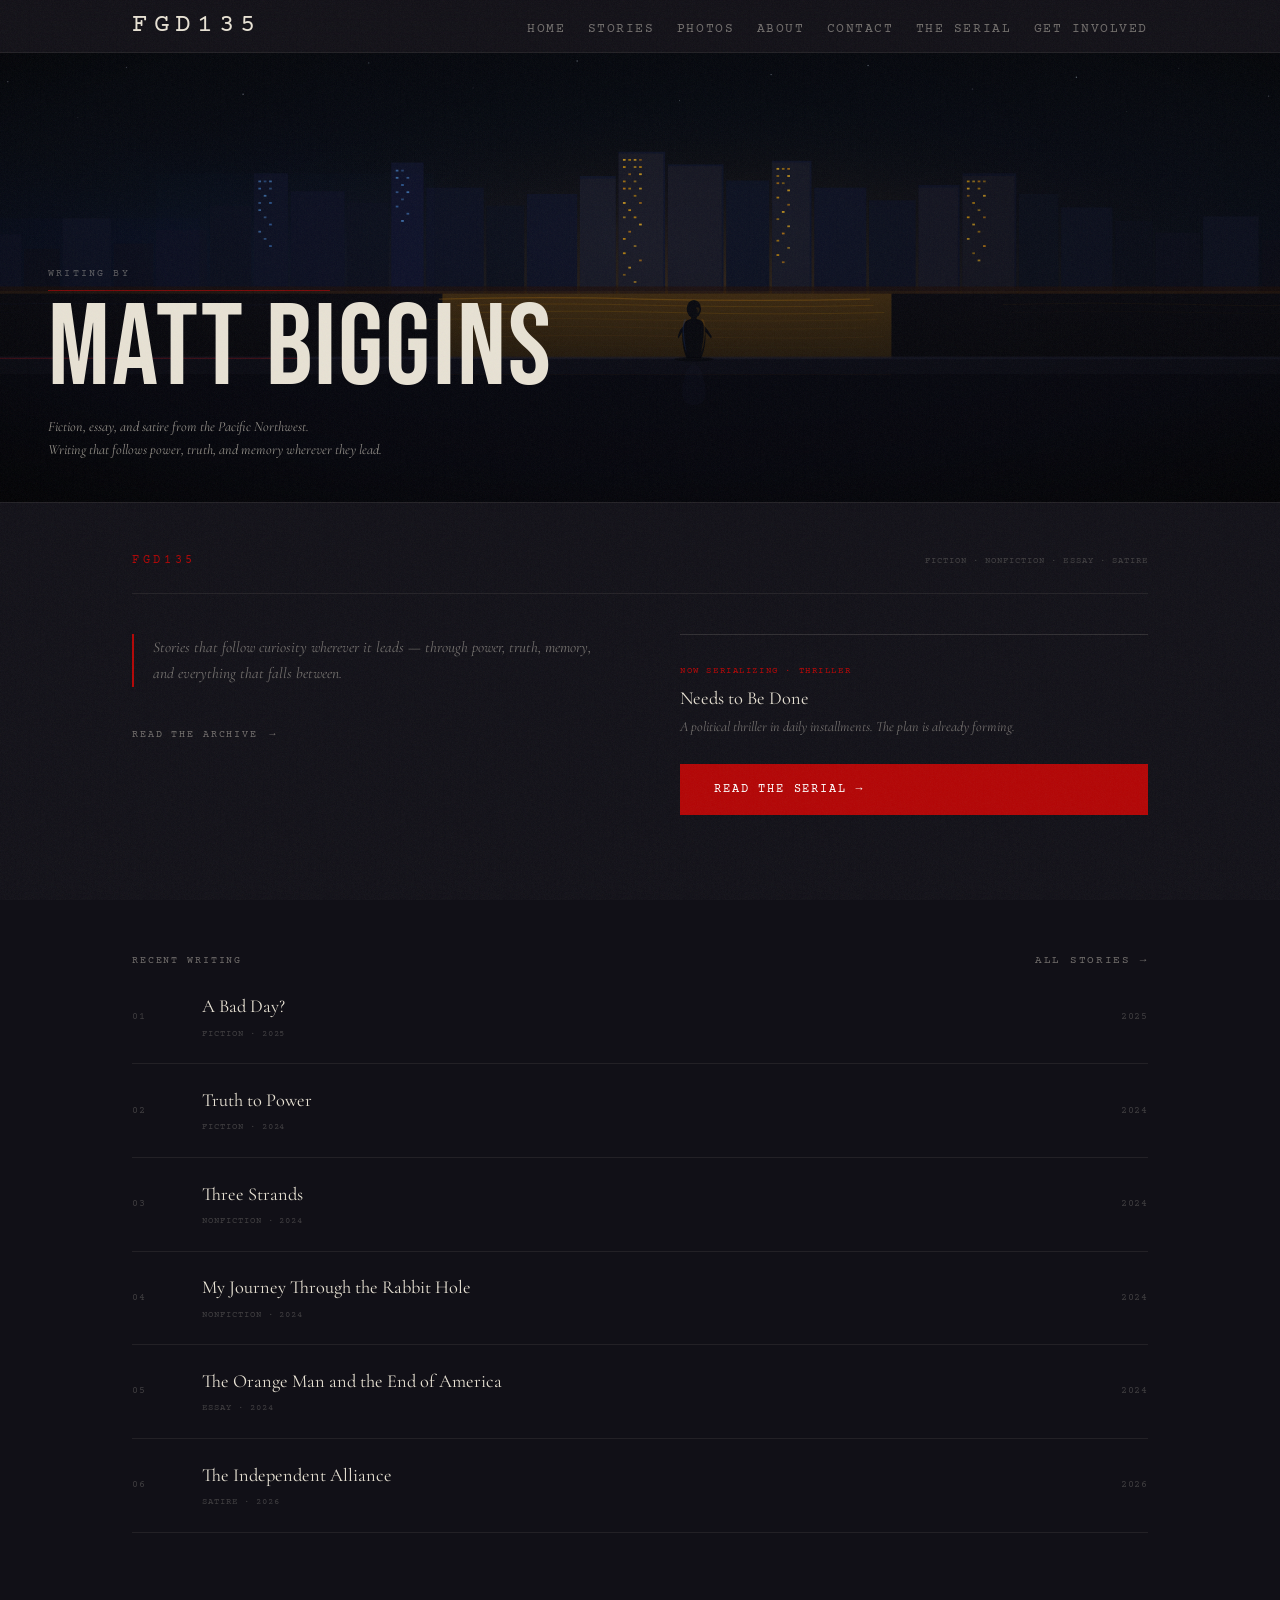
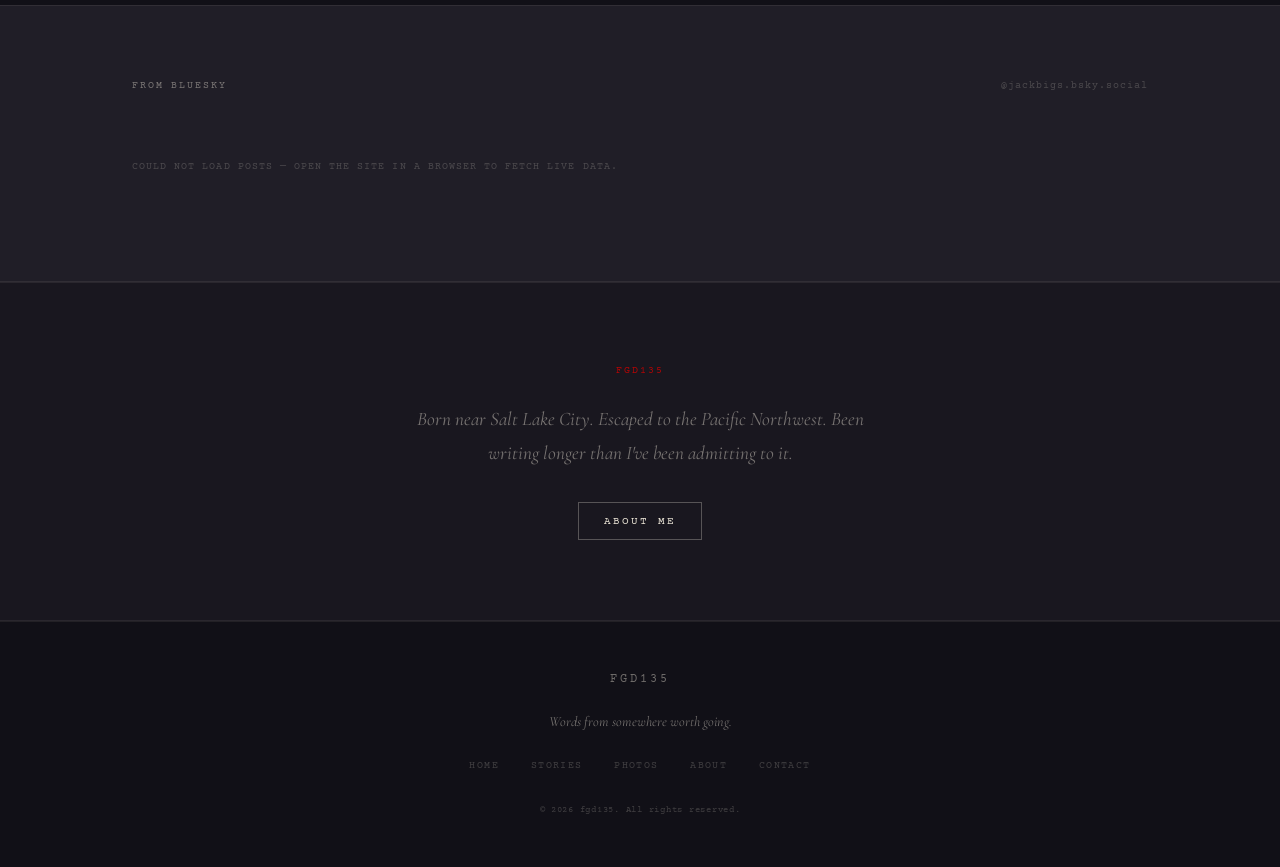
<file: index.html>
<!DOCTYPE html>
<html lang="en">
<head>
  <meta charset="UTF-8" />
  <meta name="viewport" content="width=device-width, initial-scale=1.0" />
  <title>fgd135 — Matt Biggins</title>
  <meta name="description" content="Fiction, nonfiction, essay, and satire from the Pacific Northwest." />
  <meta property="og:title" content="fgd135 — Matt Biggins" />
  <meta property="og:description" content="Fiction, nonfiction, essay, and satire from the Pacific Northwest." />
  <meta property="og:image" content="https://fgd135.com/og-image.png" />
  <meta property="og:url" content="https://fgd135.com" />
  <meta property="og:type" content="website" />
  <meta name="twitter:card" content="summary_large_image" />
  <meta name="twitter:title" content="fgd135 — Matt Biggins" />
  <meta name="twitter:description" content="Fiction, nonfiction, essay, and satire from the Pacific Northwest." />
  <meta name="twitter:image" content="https://fgd135.com/og-image.png" />
  <link rel="icon" href="favicon.svg" type="image/svg+xml" />
  <link rel="preconnect" href="https://fonts.googleapis.com" />
  <link rel="preconnect" href="https://fonts.gstatic.com" crossorigin />
  <link href="https://fonts.googleapis.com/css2?family=Cormorant+Garamond:ital,wght@0,300;0,400;0,500;0,600;1,300;1,400;1,500&family=Courier+Prime:ital,wght@0,400;0,700;1,400&family=Bebas+Neue&display=swap" rel="stylesheet" />
  <link rel="stylesheet" href="styles.css" />
</head>
<body>

<!-- the name means something. five clicks on the logo if you want to find out what. -->

<!-- ─── NAV ──────────────────────────────────────────────── -->
<nav>
  <div class="nav-inner">
    <span class="nav-logo" id="navLogo">fgd135</span>
    <ul class="nav-links">
      <li><a onclick="showPage('home')"    data-page="home">Home</a></li>
      <li><a onclick="window.location='stories.html'" data-page="stories">Stories</a></li>
      <li><a onclick="window.location='photos.html'" data-page="photos">Photos</a></li>
      <li><a onclick="showPage('about')"   data-page="about">About</a></li>
      <li><a onclick="showPage('contact')" data-page="contact">Contact</a></li>
      <li><a href="ntbd.html">The Serial</a></li>
      <li><a href="UI.html">Get Involved</a></li>
    </ul>
    <button class="nav-burger" onclick="toggleMobile()" aria-label="Menu">
      <span></span><span></span><span></span>
    </button>
  </div>
</nav>

<div class="mobile-menu" id="mobileMenu">
  <button class="mobile-close" onclick="toggleMobile()">✕ Close</button>
  <a onclick="showPage('home');toggleMobile()">Home</a>
  <a onclick="window.location='stories.html';toggleMobile()">Stories</a>
  <a onclick="window.location='photos.html';toggleMobile()">Photos</a>
  <a onclick="showPage('about');toggleMobile()">About</a>
  <a onclick="showPage('contact');toggleMobile()">Contact</a>
  <a href="ntbd.html">The Serial</a>
  <a href="UI.html">Get Involved</a>
</div>

<!-- ═══════════════════════════════════════════════════════
     TRIVIA OVERLAY  (easter egg — find it yourself)
═══════════════════════════════════════════════════════ -->
<div id="bomberOverlay">
  <div class="bomber-topbar">
    <span class="bomber-title">◈ CRM114 — Intelligence Test</span>
    <span class="bomber-score-display">SCORE: <span id="bomberScoreDisplay">0</span></span>
    <button class="bomber-close" onclick="GAME.close()">✕ Escape</button>
  </div>
  <div id="triviaBody"></div>
</div>

<!-- ═══════════════════════════════════════════════════════
     HOME
═══════════════════════════════════════════════════════ -->
<div class="page active" id="page-home">

  <div class="hero-split">

    <!-- TOP: illustrated hero — full width -->
    <div class="hero-image-col">

      <!-- Dark city riverfront — lone silhouette at the water's edge (after create_art.py) -->
      <svg class="hero-art-svg" viewBox="0 0 1600 500" xmlns="http://www.w3.org/2000/svg"
           preserveAspectRatio="xMidYMid slice" aria-hidden="true">
        <defs>
          <!-- Sky: deep midnight navy, warm amber at horizon -->
          <linearGradient id="skyG" x1="0" y1="0" x2="0" y2="1">
            <stop offset="0%"   stop-color="#05080f"/>
            <stop offset="50%"  stop-color="#080d1a"/>
            <stop offset="85%"  stop-color="#0f0e20"/>
            <stop offset="100%" stop-color="#1a1030"/>
          </linearGradient>
          <!-- Water: near-black with slight blue tint -->
          <linearGradient id="waterG" x1="0" y1="0" x2="0" y2="1">
            <stop offset="0%"   stop-color="#090910"/>
            <stop offset="100%" stop-color="#040508"/>
          </linearGradient>
          <!-- City glow bloom — amber light pollution at the skyline -->
          <radialGradient id="glowSky" cx="54%" cy="54%" r="46%">
            <stop offset="0%"   stop-color="#b87010" stop-opacity="0.26"/>
            <stop offset="40%"  stop-color="#7a4808" stop-opacity="0.11"/>
            <stop offset="100%" stop-color="#000000" stop-opacity="0"/>
          </radialGradient>
          <!-- Surveillance cold glow — left side of sky -->
          <radialGradient id="glowCold" cx="22%" cy="45%" r="38%">
            <stop offset="0%"   stop-color="#0a2860" stop-opacity="0.18"/>
            <stop offset="100%" stop-color="#000000" stop-opacity="0"/>
          </radialGradient>
          <!-- Reflection column in water below city -->
          <linearGradient id="reflG" x1="0" y1="0" x2="0" y2="1">
            <stop offset="0%"   stop-color="#c88010" stop-opacity="0.28"/>
            <stop offset="55%"  stop-color="#c88010" stop-opacity="0.09"/>
            <stop offset="100%" stop-color="#c88010" stop-opacity="0"/>
          </linearGradient>
          <!-- Edge vignette -->
          <radialGradient id="vig2" cx="50%" cy="42%" r="72%">
            <stop offset="0%"   stop-color="#000000" stop-opacity="0"/>
            <stop offset="70%"  stop-color="#000000" stop-opacity="0.26"/>
            <stop offset="100%" stop-color="#000000" stop-opacity="0.74"/>
          </radialGradient>
        </defs>

        <!-- ① Sky base — deep midnight blue -->
        <rect width="1600" height="500" fill="url(#skyG)"/>
        <!-- Warm city glow in sky -->
        <rect width="1600" height="500" fill="url(#glowSky)"/>
        <!-- Cold surveillance glow — left side -->
        <rect width="1600" height="500" fill="url(#glowCold)"/>

        <!-- ② Stars — faint, upper sky only -->
        <circle cx="96"  cy="32" r="0.7" fill="#c8d4e8" opacity="0.60"/>
        <circle cx="228" cy="16" r="0.6" fill="#c0c8e0" opacity="0.50"/>
        <circle cx="358" cy="46" r="0.8" fill="#c8d4e8" opacity="0.55"/>
        <circle cx="498" cy="11" r="0.6" fill="#c8d4e8" opacity="0.46"/>
        <circle cx="614" cy="39" r="0.5" fill="#c0c8e0" opacity="0.40"/>
        <circle cx="730" cy="9"  r="0.8" fill="#c8d4e8" opacity="0.54"/>
        <circle cx="844" cy="53" r="0.6" fill="#c8d4e8" opacity="0.38"/>
        <circle cx="946" cy="24" r="0.7" fill="#c0c8e0" opacity="0.60"/>
        <circle cx="1054" cy="14" r="0.8" fill="#c8d4e8" opacity="0.50"/>
        <circle cx="1170" cy="40" r="0.6" fill="#c0c8e0" opacity="0.46"/>
        <circle cx="1286" cy="27" r="0.8" fill="#c8d4e8" opacity="0.58"/>
        <circle cx="1400" cy="17" r="0.5" fill="#c8d4e8" opacity="0.44"/>
        <circle cx="1500" cy="48" r="0.7" fill="#c0c8e0" opacity="0.54"/>
        <circle cx="174"  cy="72" r="0.5" fill="#c8d4e8" opacity="0.32"/>
        <circle cx="822"  cy="79" r="0.4" fill="#c8d4e8" opacity="0.27"/>
        <circle cx="1342" cy="65" r="0.5" fill="#c8d4e8" opacity="0.34"/>

        <!-- ③ CITY SKYLINE — buildings, horizon at y=268 -->
        <!-- Far left: low residential (cool blue-grey, left/surveillance side) -->
        <rect x="0"   y="228" width="46"  height="40" fill="#0b0e1c"/>
        <rect x="49"  y="202" width="62"  height="66" fill="#0c1020"/>
        <rect x="114" y="218" width="40"  height="50" fill="#0a0c18"/>
        <rect x="157" y="184" width="54"  height="84" fill="#0d1122"/>
        <rect x="214" y="212" width="44"  height="56" fill="#0b0e1c"/>
        <!-- Left cluster -->
        <rect x="261" y="197" width="57"  height="71" fill="#0c1020"/>
        <rect x="321" y="170" width="46"  height="98" fill="#0b0f1e"/>
        <rect x="370" y="134" width="38"  height="134" fill="#0d1124"/>
        <rect x="411" y="154" width="60"  height="114" fill="#0c1022"/>
        <rect x="474" y="167" width="46"  height="101" fill="#0b0f1c"/>
        <rect x="523" y="122" width="36"  height="146" fill="#0e122a"/>
        <rect x="562" y="150" width="64"  height="118" fill="#0c1022"/>
        <rect x="629" y="170" width="42"  height="98" fill="#0b0f1c"/>
        <!-- CENTER: tallest, densest cluster — transitioning warm right -->
        <rect x="674" y="157" width="56"  height="111" fill="#0d1124"/>
        <rect x="733" y="137" width="40"  height="131" fill="#0f1428"/>
        <rect x="776" y="110" width="52"  height="158" fill="#0e1328"/>
        <rect x="831" y="124" width="62"  height="144" fill="#0d1226"/>
        <rect x="896" y="142" width="48"  height="126" fill="#0c1122"/>
        <rect x="947" y="120" width="44"  height="148" fill="#0e1328"/>
        <rect x="994" y="150" width="58"  height="118" fill="#0d1124"/>
        <!-- Right cluster: stepping down, warmer tones -->
        <rect x="1055" y="164" width="52" height="104" fill="#0c1020"/>
        <rect x="1110" y="147" width="46" height="121" fill="#0d1124"/>
        <rect x="1159" y="134" width="60" height="134" fill="#0c1022"/>
        <rect x="1222" y="157" width="44" height="111" fill="#0b0f1c"/>
        <rect x="1269" y="172" width="57" height="96"  fill="#0c1020"/>
        <rect x="1329" y="187" width="42" height="81"  fill="#0a0d1a"/>
        <!-- Far right: low -->
        <rect x="1374" y="200" width="50" height="68"  fill="#0b0e1c"/>
        <rect x="1427" y="182" width="62" height="86"  fill="#0d1122"/>
        <rect x="1492" y="208" width="44" height="60"  fill="#0a0c18"/>
        <rect x="1539" y="193" width="54" height="75"  fill="#0c1020"/>
        <rect x="1596" y="218" width="4"  height="50"  fill="#0a0c18"/>

        <!-- ④ BUILDING AMBIENT GLOW — low-opacity warm wash on buildings -->
        <!-- Left side: cool blue tint (surveillance) -->
        <rect x="0"   y="184" width="310" height="84" fill="#082060" opacity="0.04"/>
        <rect x="261" y="134" width="310" height="134" fill="#082060" opacity="0.035"/>
        <!-- Right side: warm amber glow (power/money) -->
        <rect x="776" y="112" width="50"  height="154" fill="#c88010" opacity="0.055"/>
        <rect x="831" y="126" width="60"  height="140" fill="#c88010" opacity="0.046"/>
        <rect x="733" y="140" width="40"  height="126" fill="#c88010" opacity="0.038"/>
        <rect x="947" y="122" width="42"  height="144" fill="#c88010" opacity="0.042"/>
        <rect x="1110" y="150" width="44" height="116" fill="#c88010" opacity="0.038"/>
        <rect x="1159" y="137" width="58" height="128" fill="#c88010" opacity="0.042"/>

        <!-- ⑤ WINDOWS — left buildings: cold blue; right buildings: warm amber -->
        <!-- Left tower x=370: cold blue windows (surveillance side) -->
        <rect x="375" y="142" width="3" height="2" fill="#4a82c8" opacity="0.78"/>
        <rect x="381" y="142" width="3" height="2" fill="#3a70b8" opacity="0.60"/>
        <rect x="387" y="142" width="3" height="2" fill="#5090d8" opacity="0.72"/>
        <rect x="375" y="150" width="3" height="2" fill="#3a70b8" opacity="0.84"/>
        <rect x="387" y="150" width="3" height="2" fill="#4a82c8" opacity="0.52"/>
        <rect x="381" y="158" width="3" height="2" fill="#5090d8" opacity="0.76"/>
        <rect x="375" y="166" width="3" height="2" fill="#4a82c8" opacity="0.62"/>
        <rect x="387" y="166" width="3" height="2" fill="#3a70b8" opacity="0.84"/>
        <rect x="375" y="174" width="3" height="2" fill="#5090d8" opacity="0.68"/>
        <rect x="381" y="182" width="3" height="2" fill="#4a82c8" opacity="0.57"/>
        <rect x="387" y="190" width="3" height="2" fill="#3a70b8" opacity="0.80"/>
        <rect x="375" y="198" width="3" height="2" fill="#4a82c8" opacity="0.74"/>
        <rect x="381" y="206" width="3" height="2" fill="#5090d8" opacity="0.52"/>
        <rect x="387" y="214" width="3" height="2" fill="#3a70b8" opacity="0.76"/>
        <!-- Slim left tower x=523: cold blue -->
        <rect x="528" y="130" width="3" height="2" fill="#4a82c8" opacity="0.80"/>
        <rect x="534" y="130" width="3" height="2" fill="#3a70b8" opacity="0.56"/>
        <rect x="528" y="138" width="3" height="2" fill="#5090d8" opacity="0.76"/>
        <rect x="540" y="138" width="3" height="2" fill="#4a82c8" opacity="0.66"/>
        <rect x="534" y="146" width="3" height="2" fill="#3a70b8" opacity="0.84"/>
        <rect x="528" y="154" width="3" height="2" fill="#4a82c8" opacity="0.60"/>
        <rect x="540" y="154" width="3" height="2" fill="#5090d8" opacity="0.78"/>
        <rect x="534" y="162" width="3" height="2" fill="#4a82c8" opacity="0.50"/>
        <rect x="528" y="170" width="3" height="2" fill="#3a70b8" opacity="0.74"/>
        <rect x="540" y="178" width="3" height="2" fill="#4a82c8" opacity="0.64"/>
        <rect x="534" y="186" width="3" height="2" fill="#5090d8" opacity="0.80"/>
        <!-- Center tallest tower x=776: warm amber windows -->
        <rect x="781" y="118" width="3" height="2" fill="#e0a820" opacity="0.90"/>
        <rect x="787" y="118" width="3" height="2" fill="#d4940a" opacity="0.75"/>
        <rect x="793" y="118" width="3" height="2" fill="#e0a820" opacity="0.83"/>
        <rect x="799" y="118" width="3" height="2" fill="#c88010" opacity="0.57"/>
        <rect x="781" y="126" width="3" height="2" fill="#d4940a" opacity="0.85"/>
        <rect x="793" y="126" width="3" height="2" fill="#e0a820" opacity="0.67"/>
        <rect x="799" y="126" width="3" height="2" fill="#d4940a" opacity="0.79"/>
        <rect x="787" y="134" width="3" height="2" fill="#c88010" opacity="0.62"/>
        <rect x="799" y="134" width="3" height="2" fill="#e0a820" opacity="0.87"/>
        <rect x="781" y="142" width="3" height="2" fill="#d4940a" opacity="0.72"/>
        <rect x="793" y="142" width="3" height="2" fill="#e0a820" opacity="0.52"/>
        <rect x="781" y="150" width="3" height="2" fill="#c88010" opacity="0.85"/>
        <rect x="787" y="150" width="3" height="2" fill="#d4940a" opacity="0.67"/>
        <rect x="799" y="150" width="3" height="2" fill="#e0a820" opacity="0.77"/>
        <rect x="793" y="158" width="3" height="2" fill="#d4940a" opacity="0.62"/>
        <rect x="781" y="166" width="3" height="2" fill="#e0a820" opacity="0.87"/>
        <rect x="799" y="166" width="3" height="2" fill="#c88010" opacity="0.69"/>
        <rect x="787" y="174" width="3" height="2" fill="#d4940a" opacity="0.82"/>
        <rect x="781" y="182" width="3" height="2" fill="#e0a820" opacity="0.57"/>
        <rect x="793" y="182" width="3" height="2" fill="#d4940a" opacity="0.75"/>
        <rect x="799" y="190" width="3" height="2" fill="#e0a820" opacity="0.85"/>
        <rect x="787" y="198" width="3" height="2" fill="#c88010" opacity="0.67"/>
        <rect x="781" y="206" width="3" height="2" fill="#d4940a" opacity="0.77"/>
        <rect x="793" y="214" width="3" height="2" fill="#e0a820" opacity="0.52"/>
        <rect x="781" y="222" width="3" height="2" fill="#d4940a" opacity="0.82"/>
        <rect x="799" y="230" width="3" height="2" fill="#c88010" opacity="0.62"/>
        <rect x="787" y="238" width="3" height="2" fill="#e0a820" opacity="0.72"/>
        <rect x="781" y="246" width="3" height="2" fill="#d4940a" opacity="0.47"/>
        <rect x="793" y="254" width="3" height="2" fill="#e0a820" opacity="0.57"/>
        <!-- 2nd center tower x=947: warm amber -->
        <rect x="952" y="128" width="3" height="2" fill="#e0a820" opacity="0.85"/>
        <rect x="958" y="128" width="3" height="2" fill="#d4940a" opacity="0.67"/>
        <rect x="964" y="128" width="3" height="2" fill="#c88010" opacity="0.79"/>
        <rect x="952" y="136" width="3" height="2" fill="#d4940a" opacity="0.62"/>
        <rect x="964" y="136" width="3" height="2" fill="#e0a820" opacity="0.87"/>
        <rect x="952" y="144" width="3" height="2" fill="#c88010" opacity="0.72"/>
        <rect x="958" y="144" width="3" height="2" fill="#d4940a" opacity="0.52"/>
        <rect x="964" y="152" width="3" height="2" fill="#e0a820" opacity="0.82"/>
        <rect x="952" y="160" width="3" height="2" fill="#d4940a" opacity="0.77"/>
        <rect x="964" y="168" width="3" height="2" fill="#c88010" opacity="0.62"/>
        <rect x="958" y="176" width="3" height="2" fill="#e0a820" opacity="0.85"/>
        <rect x="952" y="184" width="3" height="2" fill="#d4940a" opacity="0.57"/>
        <rect x="964" y="192" width="3" height="2" fill="#e0a820" opacity="0.72"/>
        <rect x="958" y="200" width="3" height="2" fill="#c88010" opacity="0.82"/>
        <rect x="952" y="208" width="3" height="2" fill="#d4940a" opacity="0.67"/>
        <rect x="964" y="216" width="3" height="2" fill="#e0a820" opacity="0.52"/>
        <rect x="952" y="224" width="3" height="2" fill="#d4940a" opacity="0.79"/>
        <rect x="958" y="232" width="3" height="2" fill="#c88010" opacity="0.62"/>
        <!-- Right cluster x=1159: warm amber -->
        <rect x="1164" y="142" width="3" height="2" fill="#d4940a" opacity="0.82"/>
        <rect x="1170" y="142" width="3" height="2" fill="#e0a820" opacity="0.62"/>
        <rect x="1176" y="142" width="3" height="2" fill="#c88010" opacity="0.75"/>
        <rect x="1182" y="142" width="3" height="2" fill="#d4940a" opacity="0.52"/>
        <rect x="1164" y="150" width="3" height="2" fill="#e0a820" opacity="0.87"/>
        <rect x="1176" y="150" width="3" height="2" fill="#d4940a" opacity="0.69"/>
        <rect x="1164" y="158" width="3" height="2" fill="#c88010" opacity="0.59"/>
        <rect x="1182" y="158" width="3" height="2" fill="#e0a820" opacity="0.82"/>
        <rect x="1170" y="166" width="3" height="2" fill="#d4940a" opacity="0.75"/>
        <rect x="1176" y="174" width="3" height="2" fill="#e0a820" opacity="0.52"/>
        <rect x="1164" y="182" width="3" height="2" fill="#d4940a" opacity="0.85"/>
        <rect x="1182" y="182" width="3" height="2" fill="#c88010" opacity="0.62"/>
        <rect x="1170" y="190" width="3" height="2" fill="#e0a820" opacity="0.77"/>
        <rect x="1176" y="198" width="3" height="2" fill="#d4940a" opacity="0.57"/>
        <rect x="1164" y="206" width="3" height="2" fill="#e0a820" opacity="0.72"/>
        <rect x="1182" y="214" width="3" height="2" fill="#c88010" opacity="0.82"/>
        <rect x="1170" y="222" width="3" height="2" fill="#d4940a" opacity="0.52"/>
        <rect x="1176" y="230" width="3" height="2" fill="#e0a820" opacity="0.67"/>

        <!-- ⑥ Horizon haze — warm glow band at the waterline -->
        <rect x="0" y="260" width="1600" height="12" fill="#200e08" opacity="0.65"/>
        <rect x="0" y="265" width="1600" height="5"  fill="#c88010" opacity="0.07"/>

        <!-- ⑦ Water — near-black with deep blue undertone -->
        <rect x="0" y="268" width="1600" height="232" fill="url(#waterG)"/>
        <!-- Reflection column below city core -->
        <rect x="580" y="268" width="500" height="210" fill="url(#reflG)"/>
        <!-- Amber shimmer lines — city lights rippling in the water -->
        <path d="M576,274 Q700,271 800,274 Q930,277 1056,274" stroke="#c88010" stroke-width="1.4" fill="none" opacity="0.28"/>
        <path d="M596,281 Q714,278 814,281 Q944,284 1060,281" stroke="#c88010" stroke-width="0.9" fill="none" opacity="0.20"/>
        <path d="M612,289 Q736,286 836,289 Q956,292 1072,289" stroke="#d4940a" stroke-width="1.1" fill="none" opacity="0.15"/>
        <path d="M556,297 Q692,294 792,297 Q924,300 1064,297" stroke="#c88010" stroke-width="0.7" fill="none" opacity="0.12"/>
        <path d="M598,306 Q706,303 810,306 Q934,309 1048,306" stroke="#b87808" stroke-width="0.8" fill="none" opacity="0.09"/>
        <path d="M636,316 Q752,313 852,316 Q968,319 1072,316" stroke="#c88010" stroke-width="1.0" fill="none" opacity="0.07"/>
        <path d="M618,327 Q736,324 836,327 Q956,330 1066,327" stroke="#d4940a" stroke-width="0.6" fill="none" opacity="0.05"/>
        <path d="M598,340 Q720,337 820,340 Q944,343 1064,340" stroke="#c88010" stroke-width="0.8" fill="none" opacity="0.04"/>
        <!-- Cold blue shimmer on left (surveillance reflection) -->
        <path d="M68,280 Q162,277 256,280 Q328,283 400,280" stroke="#2850a8" stroke-width="0.6" fill="none" opacity="0.10"/>
        <path d="M78,289 Q174,286 268,289 Q340,292 412,289" stroke="#1a3880" stroke-width="0.4" fill="none" opacity="0.07"/>
        <!-- Amber shimmer on right -->
        <path d="M1204,280 Q1308,277 1412,280 Q1484,283 1556,280" stroke="#c88010" stroke-width="0.6" fill="none" opacity="0.11"/>
        <path d="M1214,289 Q1318,286 1422,289 Q1494,292 1566,289" stroke="#b87808" stroke-width="0.4" fill="none" opacity="0.07"/>

        <!-- ⑧ Near embankment — quay/sea-wall, viewer's side -->
        <rect x="0" y="340" width="1600" height="18" fill="#0b0c16"/>
        <rect x="0" y="338" width="1600" height="3"  fill="#18192a" opacity="0.65"/>
        <!-- Stone joints -->
        <line x1="118"  y1="340" x2="118"  y2="358" stroke="#07080f" stroke-width="0.5" opacity="0.40"/>
        <line x1="318"  y1="340" x2="318"  y2="358" stroke="#07080f" stroke-width="0.5" opacity="0.36"/>
        <line x1="518"  y1="340" x2="518"  y2="358" stroke="#07080f" stroke-width="0.5" opacity="0.40"/>
        <line x1="718"  y1="340" x2="718"  y2="358" stroke="#07080f" stroke-width="0.5" opacity="0.36"/>
        <line x1="918"  y1="340" x2="918"  y2="358" stroke="#07080f" stroke-width="0.5" opacity="0.40"/>
        <line x1="1118" y1="340" x2="1118" y2="358" stroke="#07080f" stroke-width="0.5" opacity="0.36"/>
        <line x1="1318" y1="340" x2="1318" y2="358" stroke="#07080f" stroke-width="0.5" opacity="0.40"/>
        <line x1="1518" y1="340" x2="1518" y2="358" stroke="#07080f" stroke-width="0.5" opacity="0.36"/>
        <!-- Foreground ground — very dark -->
        <rect x="0" y="358" width="1600" height="142" fill="#060710"/>

        <!-- ⑨ LONE FIGURE — standing at the embankment edge, facing the city -->
        <!-- Centered x=860, feet y=340, head y=286 — long coat silhouette -->
        <g>
          <!-- Coat body — tapers at shoulder, slight flare at hem -->
          <path d="
            M852,340 C850,336 847,326 847,316
            C847,307 848,302 851,299
            C853,297 856,296 860,296
            C864,296 867,297 869,299
            C872,302 873,307 873,316
            C873,326 870,336 868,340 Z
          " fill="#07080e"/>
          <!-- Coat shoulder width -->
          <path d="
            M845,308 C847,305 851,302 855,301
            C858,300 862,300 865,301
            C869,302 873,305 875,308
            C877,311 879,314 880,316
            L879,318 C877,315 875,312 872,310
            C870,307 866,304 860,304
            C854,304 850,307 848,310
            C846,312 844,315 843,318
            L842,316 C843,313 844,310 845,308 Z
          " fill="#07080e"/>
          <!-- Collar / neck rear -->
          <rect x="857" y="292" width="6" height="6" fill="#07080e" rx="1"/>
          <!-- Head — oval, seen from behind -->
          <ellipse cx="860" cy="285" rx="8" ry="10" fill="#08090f"/>
          <!-- Rim light — cold blue on LEFT edge (surveillance light from left) -->
          <path d="M852,296 C850,299 849,303 849,308 C849,316 850,325 852,333 C851,332 849,327 848,318 C847,310 847,303 849,297 Z"
                fill="#2850a8" opacity="0.20"/>
          <!-- Rim light — warm amber on RIGHT edge (city light from across water) -->
          <path d="M868,296 C870,299 871,303 871,308 C871,316 870,325 868,333 C869,332 871,327 872,318 C873,310 873,303 871,297 Z"
                fill="#c88010" opacity="0.18"/>
          <!-- Head rim — amber catch on right side -->
          <path d="M864,290 C866,288 867,286 866,284 C865,283 863,283 862,284 C864,285 865,288 864,290 Z"
                fill="#c88010" opacity="0.14"/>
          <!-- Ground shadow -->
          <ellipse cx="860" cy="341" rx="22" ry="2.5" fill="#030408" opacity="0.60"/>
        </g>

        <!-- ⑩ Figure reflection in water — faint, shimmering below embankment -->
        <g opacity="0.12">
          <ellipse cx="860" cy="357" rx="8"  ry="10" fill="#1c2240"/>
          <path d="M852,354 C850,358 847,368 847,378 C847,387 852,392 860,392 C868,392 873,387 873,378 C873,368 870,358 868,354 Z" fill="#1c2240"/>
        </g>

        <!-- ⑪ Crimson signal accent — site signature, horizontal rule at embankment -->
        <line x1="0" y1="340" x2="420" y2="340" stroke="#b30505" stroke-width="0.9" opacity="0.50"/>

        <!-- ⑫ Vignette overlay -->
        <rect width="1600" height="500" fill="url(#vig2)"/>
      </svg>

      <!-- Text overlay -->
      <div class="hero-art-text" aria-label="Writing by Matt Biggins">
        <span class="hero-art-label">Writing by</span>
        <div class="hero-art-rule"></div>
        <h1 class="hero-art-name">Matt Biggins</h1>
        <p class="hero-art-bio">Fiction, essay, and satire from the Pacific Northwest.<br>Writing that follows power, truth, and memory wherever they lead.</p>
      </div>

    </div>

    <!-- BOTTOM: id + tagline + featured -->
    <div class="hero-text-col">
      <div class="hero-text-inner">

        <div class="hero-id-row">
          <span class="hero-site-name">fgd135</span>
          <span class="hero-categories">Fiction · Nonfiction · Essay · Satire</span>
        </div>

        <div class="hero-text-body">
          <div class="hero-text-left">
            <p class="hero-tagline">Stories that follow curiosity wherever it leads — through power, truth, memory, and everything that falls between.</p>
            <a class="hero-cta" href="stories.html">Read the archive</a>
          </div>
          <div class="hero-text-right">
            <div class="hero-featured" onclick="window.location='ntbd.html'" style="cursor:pointer">
              <div class="hero-featured-eyebrow">Now Serializing · Thriller</div>
              <div class="hero-featured-title">Needs to Be Done</div>
              <div class="hero-featured-lede">A political thriller in daily installments. The plan is already forming.</div>
            </div>
            <a class="serial-btn" href="ntbd.html">Read the Serial →</a>
          </div>
        </div>

      </div>
    </div>

  </div>

  <!-- ── RECENT WRITING ──────────────────────────────────── -->
  <section class="story-list-section">
    <div class="container-wide">
      <div class="section-header">
        <span class="section-title">Recent Writing</span>
        <button class="btn-text dim" onclick="window.location='stories.html'">All stories →</button>
      </div>
      <div class="story-row" onclick="window.location='badday.html'">
        <span class="story-num">01</span>
        <div class="story-row-title">A Bad Day?<small>Fiction · 2025</small></div>
        <span class="story-row-date">2025</span>
      </div>
      <div class="story-row" onclick="window.location='truth.html'">
        <span class="story-num">02</span>
        <div class="story-row-title">Truth to Power<small>Fiction · 2024</small></div>
        <span class="story-row-date">2024</span>
      </div>
      <div class="story-row" onclick="window.location='braided.html'">
        <span class="story-num">03</span>
        <div class="story-row-title">Three Strands<small>Nonfiction · 2024</small></div>
        <span class="story-row-date">2024</span>
      </div>
      <div class="story-row" onclick="window.location='rabbit.html'">
        <span class="story-num">04</span>
        <div class="story-row-title">My Journey Through the Rabbit Hole<small>Nonfiction · 2024</small></div>
        <span class="story-row-date">2024</span>
      </div>
      <div class="story-row" onclick="window.location='orange.html'">
        <span class="story-num">05</span>
        <div class="story-row-title">The Orange Man and the End of America<small>Essay · 2024</small></div>
        <span class="story-row-date">2024</span>
      </div>
      <div class="story-row" onclick="window.location='UI.html'">
        <span class="story-num">06</span>
        <div class="story-row-title">The Independent Alliance<small>Satire · 2026</small></div>
        <span class="story-row-date">2026</span>
      </div>
    </div>
  </section>

  <!-- ── BLUESKY FEED ─────────────────────────────────────── -->
  <section class="bsky-section">
    <div class="container-wide">
      <div class="bsky-header">
        <span class="section-title">From Bluesky</span>
        <span class="bsky-handle">@jackbigs.bsky.social</span>
      </div>
      <div class="bsky-feed" id="bskyFeed">
        <div class="bsky-loading">Loading posts…</div>
      </div>
    </div>
  </section>

  <section class="about-strip">
    <div class="container">
      <div class="eyebrow">fgd135</div>
      <p>Born near Salt Lake City. Escaped to the Pacific Northwest. Been writing longer than I've been admitting to it.</p>
      <button class="btn-ghost" onclick="showPage('about')">About me</button>
    </div>
  </section>

</div><!-- end page-home -->




<!-- ═══════════════════════════════════════════════════════
     ABOUT
═══════════════════════════════════════════════════════ -->
<div class="page" id="page-about">
  <div class="page-hero-band">
    <img src="hero-cityscape.svg" alt="">
    <div class="hero-band-vignette"></div>
    <div class="hero-band-content">
      <span class="label">About</span>
      <h1>The writer<br>behind the work</h1>
    </div>
  </div>
  <div class="about-body">
    <div class="container">
      <div class="about-prose">
        <p>Born and raised in or near Salt Lake City, Utah. They baptized me but it certainly didn't stick. From there I've traveled the country a good bit. Made it across the Atlantic a few times in a burst of fabulous luck and happenstance and saw most of Western Europe. I'm currently awaiting sponsorship to Asia.</p>
        <p>I've been doodling with words my whole life. It's later in my episode that I'm actually producing. Here's a sampling. I also spent a decade-plus shooting indie rock concerts — those photos will be posted as I get them scanned and organized.</p>
        <p>I'm a proud, if not terribly outspoken, atheist. The Pacific Northwest became my home just before Covid. I very much doubt I'll leave.</p>
        <hr class="rule-h">
        <p style="color:var(--ink-muted); font-style:italic;">The name fgd135 is a signal filter from a film. Designed to pass only the verified transmission and block everything else. It works until it doesn't. This site operates on the same principle.</p>
      </div>
      <aside class="about-aside">
        <div class="about-photo"><img src="matt.png" alt="Matt Biggins" style="width:100%;height:100%;object-fit:cover;" /></div>
        <div class="about-details">
          <div class="about-detail-row"><span class="label">Based in</span><span class="about-detail-value">Pacific Northwest</span></div>
          <div class="about-detail-row"><span class="label">Writing since</span><span class="about-detail-value">I started</span></div>
          <div class="about-detail-row"><span class="label">Currently</span><span class="about-detail-value">More fiction</span></div>
        </div>
      </aside>
    </div>
  </div>
</div>

<!-- ═══════════════════════════════════════════════════════
     NOW
═══════════════════════════════════════════════════════ -->
<div class="page" id="page-now">
  <div class="page-header">
    <div class="container">
      <span class="label">Now</span>
      <h1>What I'm doing<br>at the moment</h1>
      <p>A <a href="https://nownownow.com/about" style="color:var(--crimson)">now page</a> — updated when things change.</p>
    </div>
  </div>
  <div class="now-body">
    <div class="container">
      <div class="now-section"><div class="now-section-title">Writing</div><p>Replace this with what you're working on. Say it plainly — this page works best when it's honest and current.</p><span class="now-timestamp">Updated Feb 2026</span></div>
      <div class="now-section"><div class="now-section-title">Reading</div><p>What's on the nightstand. What you just finished and whether it was worth it. A title and a sentence is enough.</p><span class="now-timestamp">Updated Feb 2026</span></div>
      <div class="now-section"><div class="now-section-title">Eating / Cooking</div><p>What you've been cooking, what you're trying to recreate from a trip, what you ordered three times this month without apologizing.</p><span class="now-timestamp">Updated Feb 2026</span></div>
      <div class="now-section"><div class="now-section-title">Somewhere</div><p>Where you are or where you just were. A trip coming up. This section can be empty when you're home and just home.</p><span class="now-timestamp">Updated Feb 2026</span></div>
    </div>
  </div>
</div>

<!-- ═══════════════════════════════════════════════════════
     CONTACT
═══════════════════════════════════════════════════════ -->
<div class="page" id="page-contact">
  <div class="page-hero-band">
    <img src="hero-cityscape.svg" alt="">
    <div class="hero-band-vignette"></div>
    <div class="hero-band-content">
      <span class="label">Contact</span>
      <h1>Get in touch</h1>
    </div>
  </div>
  <div class="contact-body">
    <div class="container">
      <p>If something you read here struck a chord — or a nerve — the best way to reach me is email. I read everything and reply when I have something useful to say.</p>
      <div class="contact-links">
        <div class="contact-link-row"><span class="contact-link-label">Email</span><span class="contact-link-val"><a href="mailto:guytao@proton.me">guytao@proton.me</a></span></div>
        <div class="contact-link-row"><span class="contact-link-label">Bluesky</span><span class="contact-link-val"><a href="https://bsky.app/profile/jackbigs.bsky.social" target="_blank">@jackbigs.bsky.social</a></span></div>
        <div class="contact-link-row"><span class="contact-link-label">RSS</span><span class="contact-link-val"><a href="#">/feed.xml</a></span></div>
      </div>
    </div>
  </div>
</div>

<!-- ─── FOOTER ─────────────────────────────────────────────── -->
<footer>
  <div class="footer-inner" style="max-width:1080px;margin:0 auto;">
    <div class="site-name">fgd135</div>
    <p class="footer-motto">Words from somewhere worth going.</p>
    <div class="footer-links">
      <a onclick="showPage('home')">Home</a>
      <a onclick="window.location='stories.html'">Stories</a>
      <a onclick="window.location='photos.html'">Photos</a>
      <a onclick="showPage('about')">About</a>
      <a onclick="showPage('contact')">Contact</a>
    </div>
    <div class="footer-copy">© 2026 fgd135. All rights reserved.</div>
  </div>
</footer>

<script>
/* ── PAGE NAV ─────────────────────────────────────────────── */
function showPage(id) {
  document.querySelectorAll('.page').forEach(p => p.classList.remove('active'));
  const t = document.getElementById('page-' + id);
  if (t) t.classList.add('active');
  document.querySelectorAll('.nav-links a').forEach(a => {
    a.classList.toggle('active', a.dataset.page === id);
  });
  window.scrollTo({ top: 0, behavior: 'instant' });
}
function toggleMobile() {
  document.getElementById('mobileMenu').classList.toggle('open');
}

/* ── (signal display moved to story pages via signal-strip.js) ── */

/* ── LOGO / EASTER EGG TRIGGER ────────────────────────────── */
(function() {
  let clicks = 0, timer = null;
  document.getElementById('navLogo').addEventListener('click', () => {
    showPage('home');
    clicks++;
    clearTimeout(timer);
    timer = setTimeout(() => { clicks = 0; }, 2500);
    if (clicks >= 5) { clicks = 0; GAME.open(); }
  });
})();

/* ── BLUESKY FEED ─────────────────────────────────────────── */
async function fetchBluesky() {
  const feed = document.getElementById('bskyFeed');
  try {
    const res = await fetch('https://public.api.bsky.app/xrpc/app.bsky.feed.getAuthorFeed?actor=jackbigs.bsky.social&limit=12&filter=posts_and_author_threads');
    if (!res.ok) throw new Error('API error');
    const data = await res.json();
    const posts = (data.feed || []).filter(f => !f.post.record.reply).slice(0, 5);
    if (!posts.length) { feed.innerHTML = '<div class="bsky-error">No posts found.</div>'; return; }
    feed.innerHTML = posts.map(f => {
      const post = f.post;
      const text = post.record.text || '';
      const uri = post.uri;
      const rkey = uri.split('/').pop();
      const url = `https://bsky.app/profile/jackbigs.bsky.social/post/${rkey}`;
      const likes = post.likeCount || 0;
      const ago = timeAgo(post.indexedAt);
      const escaped = text.replace(/</g,'&lt;').replace(/>/g,'&gt;');
      return `<a class="bsky-post" href="${url}" target="_blank" rel="noopener">
        <div class="bsky-post-text">${escaped}</div>
        <div class="bsky-post-meta">
          <span>${ago}</span>
          ${likes > 0 ? `<span class="bsky-post-likes">♥ ${likes}</span>` : ''}
        </div>
      </a>`;
    }).join('');
  } catch(e) {
    feed.innerHTML = '<div class="bsky-error">Could not load posts — open the site in a browser to fetch live data.</div>';
  }
}

function timeAgo(iso) {
  const diff = (Date.now() - new Date(iso)) / 1000;
  if (diff < 60) return 'just now';
  if (diff < 3600) return Math.floor(diff/60) + 'm ago';
  if (diff < 86400) return Math.floor(diff/3600) + 'h ago';
  if (diff < 604800) return Math.floor(diff/86400) + 'd ago';
  return new Date(iso).toLocaleDateString('en-US', {month:'short', day:'numeric'});
}

/* ══════════════════════════════════════════════════════════
   DR. STRANGELOVE TRIVIA — CRM114 INTELLIGENCE TEST
══════════════════════════════════════════════════════════ */
const GAME = (function() {

  const QUESTIONS = [
    {
      q: 'What is the full subtitle of Dr. Strangelove?',
      opts: ['How I Learned to Stop Worrying and Love the Bomb', 'How America Survived the Cold War', 'How the Pentagon Learned to Relax', 'How We All Stopped Fearing the Worst'],
      ans: 0
    },
    {
      q: 'Who directed Dr. Strangelove (1964)?',
      opts: ['Billy Wilder', 'Sidney Lumet', 'Stanley Kubrick', 'John Frankenheimer'],
      ans: 2
    },
    {
      q: 'Which actor plays three separate roles in the film?',
      opts: ['George C. Scott', 'Peter Sellers', 'Sterling Hayden', 'Slim Pickens'],
      ans: 1
    },
    {
      q: "General Ripper believes the Communists are contaminating America's what?",
      opts: ['Water supply', 'Food reserves', 'Air supply', 'Precious bodily fluids'],
      ans: 3
    },
    {
      q: "What is the call sign of the B-52 piloted by Major Kong?",
      opts: ['Death Rider', 'Leper Colony', 'Atomic Angel', 'Iron Curtain'],
      ans: 1
    },
    {
      q: "What song plays over the film's final nuclear explosions?",
      opts: ['"God Save the Queen"', '"Strange Fruit"', '"We\'ll Meet Again" by Vera Lynn', '"Yankee Doodle"'],
      ans: 2
    },
    {
      q: "How does Major T.J. 'King' Kong meet his end?",
      opts: ['Parachuting to safety', 'Defusing the bomb at the last second', 'Shot down by Soviet fighters', 'Riding a nuclear bomb out of the plane'],
      ans: 3
    },
    {
      q: "What does President Muffley famously declare?",
      opts: ['"There will be no war today, gentlemen."', '"Gentlemen, you can\'t fight in here! This is the War Room!"', '"Fighting is not permitted on military premises."', '"I demand order and civility at all times!"'],
      ans: 1
    },
    {
      q: "The Soviet Doomsday Machine is designed to do what automatically?",
      opts: ['Launch missiles at Washington if Moscow falls', 'Notify the UN of any nuclear launch', 'Destroy all life on Earth if the USSR is attacked', 'Shut down all nuclear weapons worldwide'],
      ans: 2
    },
    {
      q: "What is the CRM 114 Discriminator?",
      opts: ['The targeting computer on the B-52', 'A Soviet early-warning system', 'The code name for the Doomsday Machine', 'A radio device that filters out unverified transmissions'],
      ans: 3
    },
    {
      q: "Dr. Strangelove's involuntary arm salute implies he was formerly what?",
      opts: ['A Nazi', 'A Soviet scientist', 'A British spy', 'An arms dealer'],
      ans: 0
    },
    {
      q: "What year was Dr. Strangelove released?",
      opts: ['1960', '1962', '1966', '1964'],
      ans: 3
    }
  ];

  let current = 0;
  let score = 0;

  function verdict(s, total) {
    if (s === total)        return 'You have the clarity of a man with a very pure essence. Remarkable.';
    if (s >= total * 0.75) return 'An impressive performance. General Turgidson would promote you.';
    if (s >= total * 0.5)  return 'Adequate. You may enter the War Room, but stay away from the Big Board.';
    if (s >= total * 0.25) return 'Concerning. Have you considered that your precious bodily fluids may be compromised?';
    return 'You have failed to identify the enemy within. General Ripper weeps.';
  }

  function render() {
    const body = document.getElementById('triviaBody');
    if (current >= QUESTIONS.length) {
      body.innerHTML = `
        <div class="trivia-result">
          <div class="trivia-result-score">${score}/${QUESTIONS.length}</div>
          <div class="trivia-result-label">Intelligence Rating: ${Math.round(score/QUESTIONS.length*100)}%</div>
          <p class="trivia-result-verdict">${verdict(score, QUESTIONS.length)}</p>
          <button class="trivia-next" onclick="GAME.restart()">Try Again →</button>
        </div>`;
      return;
    }
    const q = QUESTIONS[current];
    body.innerHTML = `
      <div class="trivia-q-num">Question ${current + 1} of ${QUESTIONS.length}</div>
      <div class="trivia-question">${q.q}</div>
      <div class="trivia-options">
        ${q.opts.map((opt, i) => `<button class="trivia-option" onclick="GAME.answer(${i})">${opt}</button>`).join('')}
      </div>`;
  }

  return {
    open() {
      current = 0;
      score = 0;
      document.getElementById('bomberScoreDisplay').textContent = '0';
      document.getElementById('bomberOverlay').style.display = 'flex';
      render();
    },

    answer(idx) {
      const q = QUESTIONS[current];
      const opts = document.querySelectorAll('.trivia-option');
      opts.forEach(btn => btn.disabled = true);
      if (idx === q.ans) {
        score++;
        document.getElementById('bomberScoreDisplay').textContent = score;
        opts[idx].classList.add('correct');
      } else {
        opts[idx].classList.add('wrong');
        opts[q.ans].classList.add('correct');
      }
      setTimeout(() => {
        current++;
        render();
      }, 1100);
    },

    restart() {
      current = 0;
      score = 0;
      document.getElementById('bomberScoreDisplay').textContent = '0';
      render();
    },

    close() {
      document.getElementById('bomberOverlay').style.display = 'none';
    }
  };
})();

fetchBluesky();

// Deep-link hash routing from other pages (e.g. index.html#about)
(function() {
  const hash = window.location.hash.slice(1);
  if (hash && document.getElementById('page-' + hash)) showPage(hash);
})();
</script>
</body>
</html>
</file>
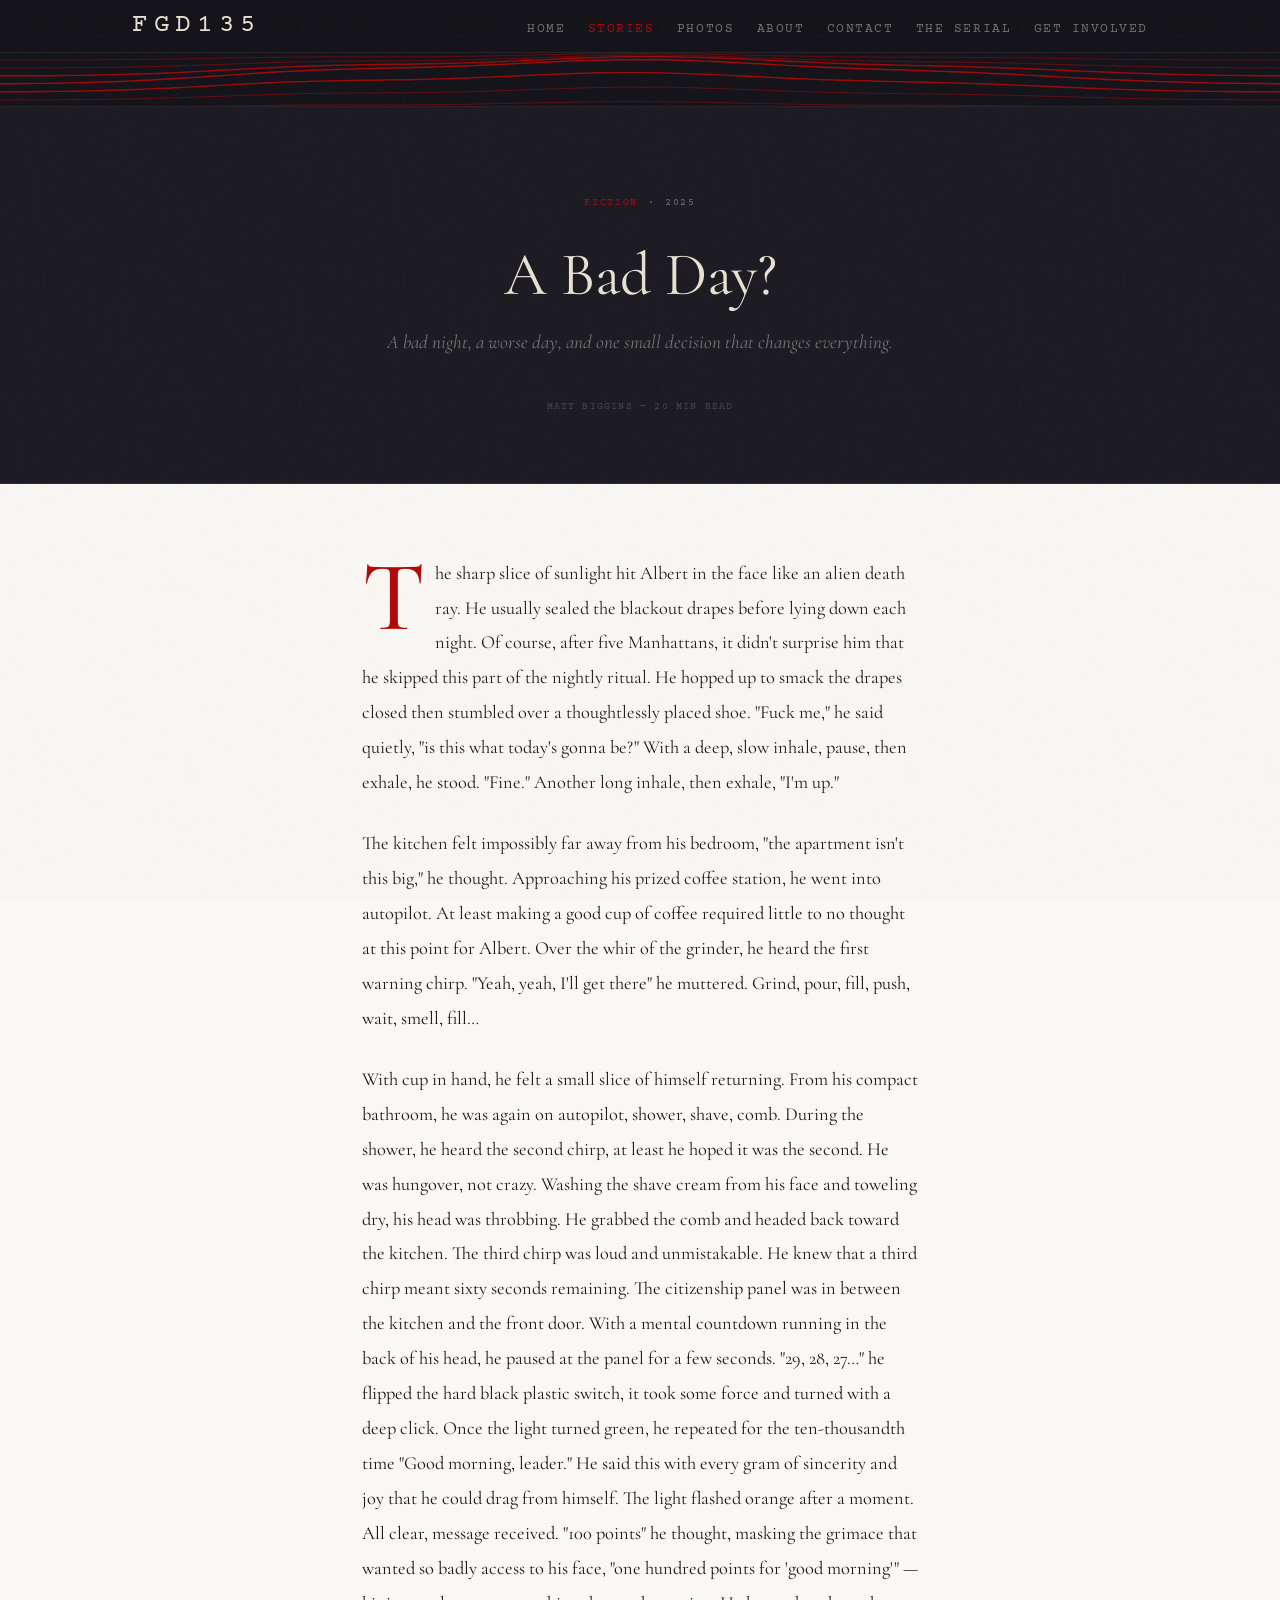
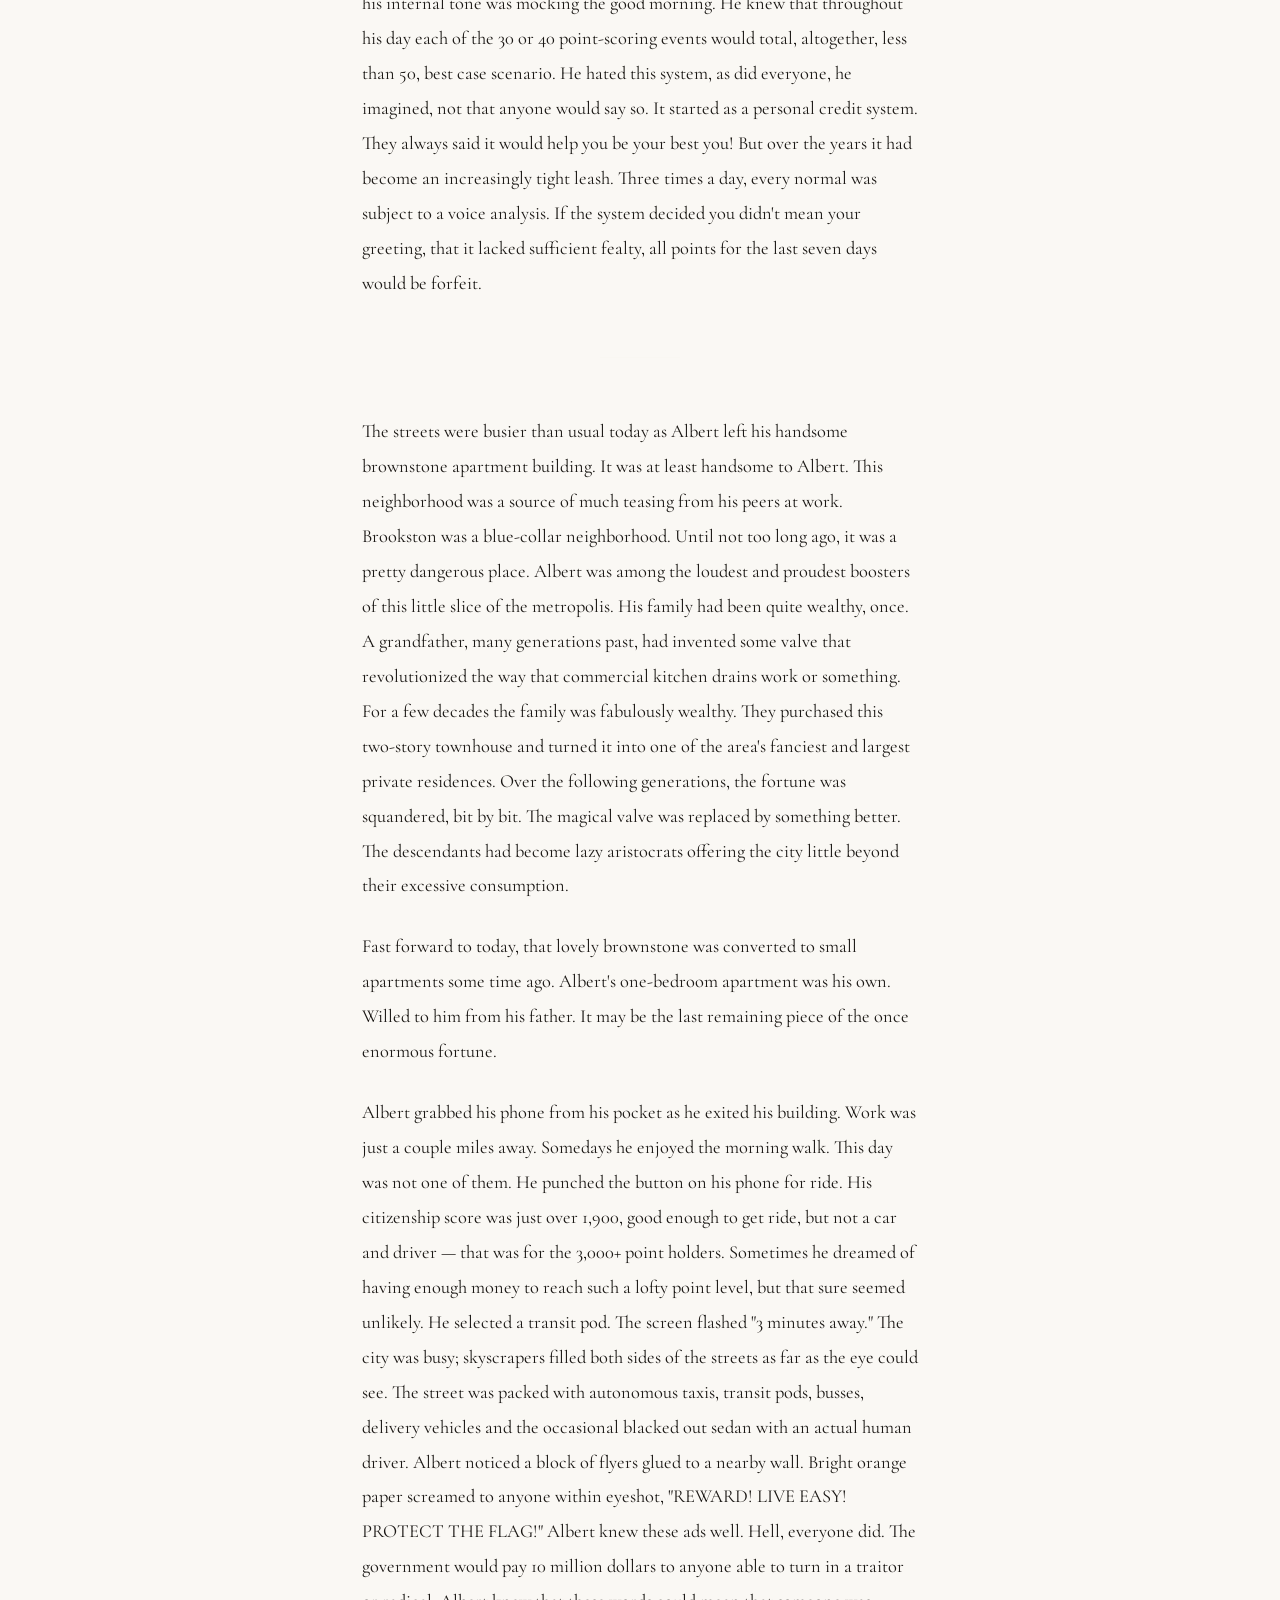
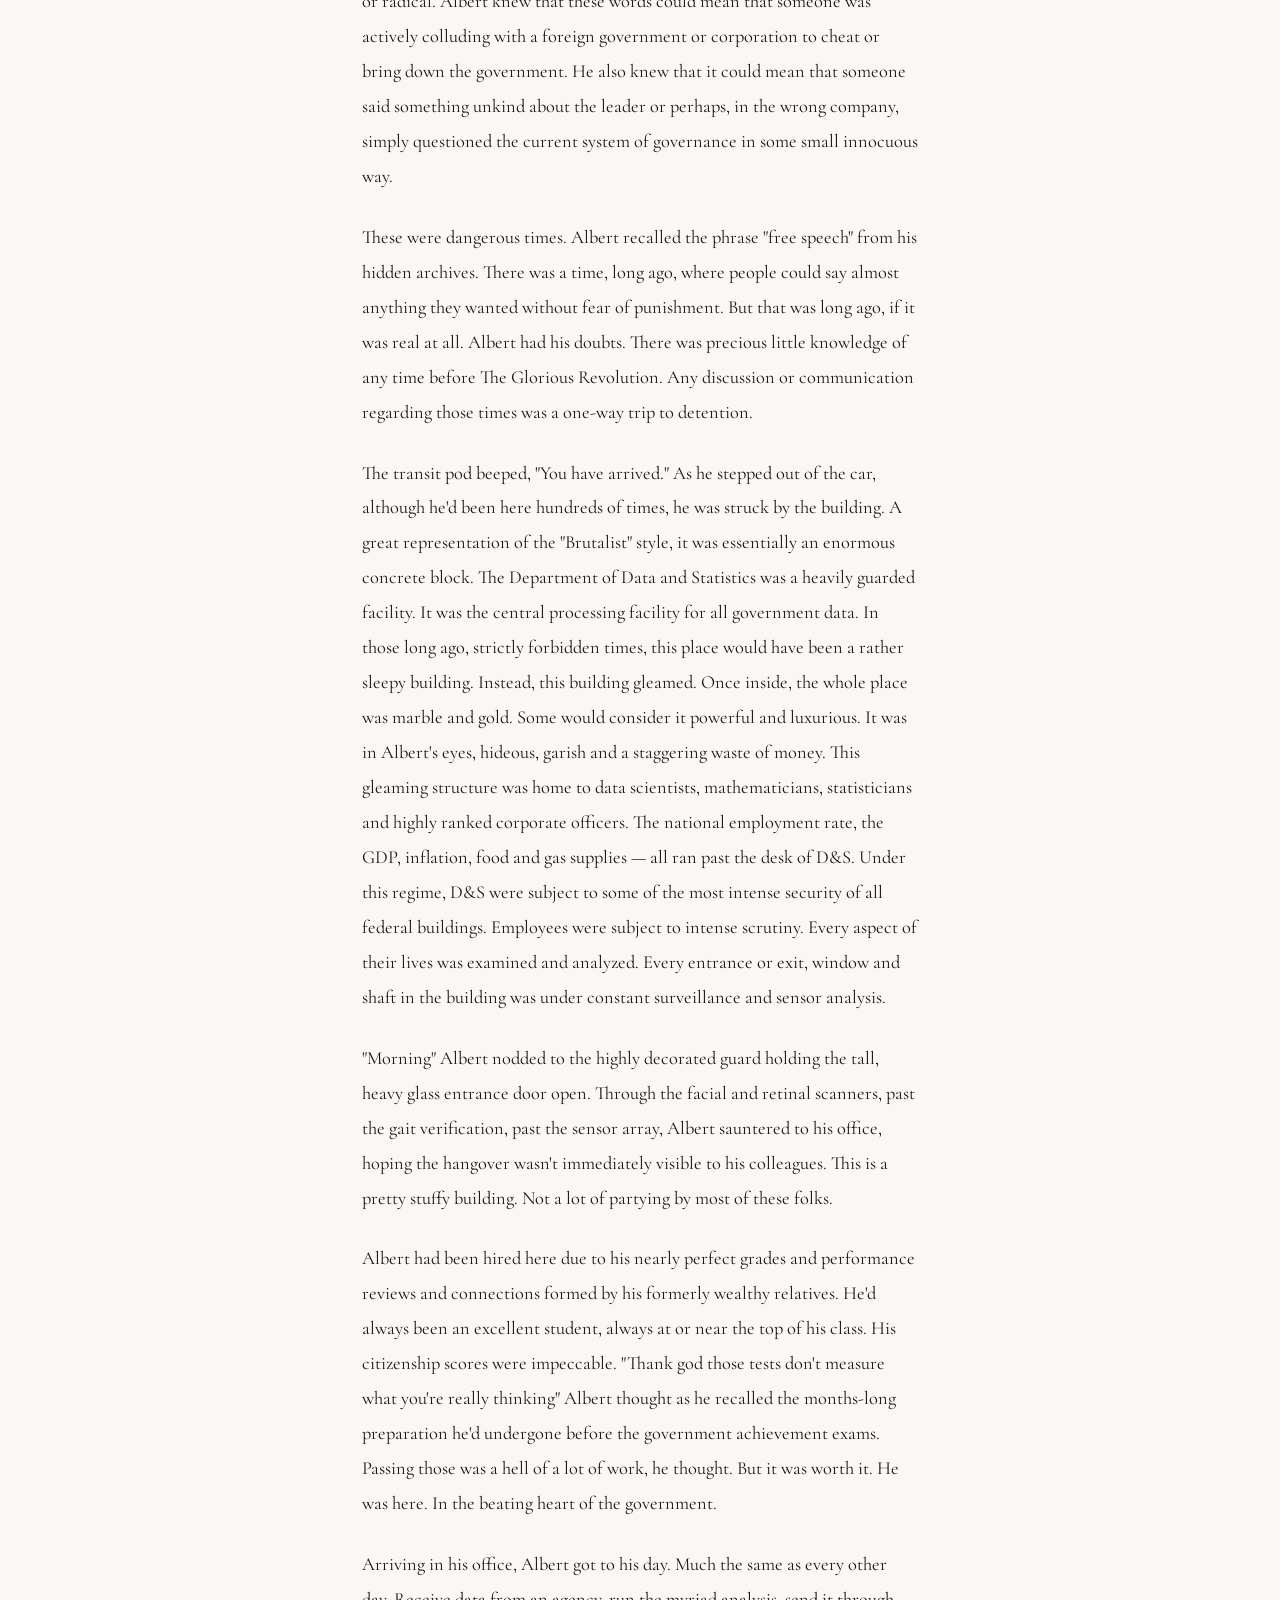
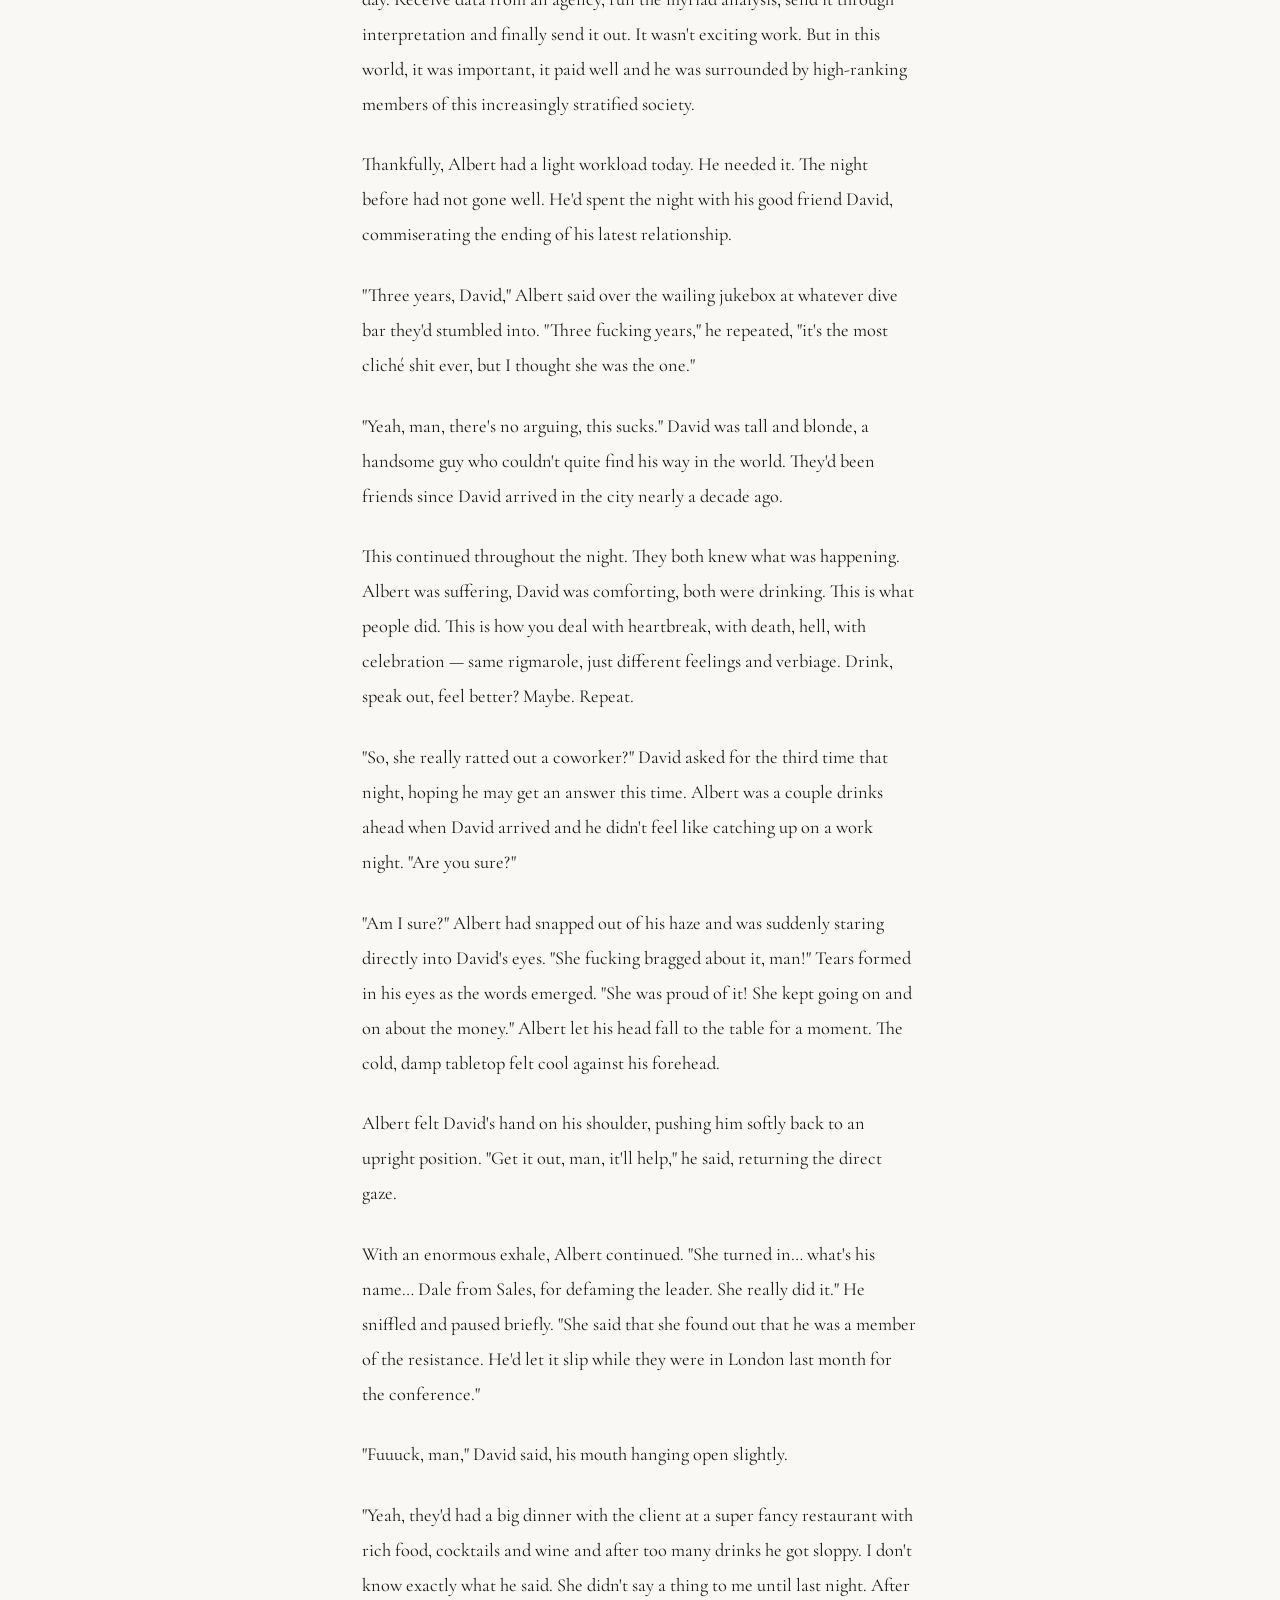
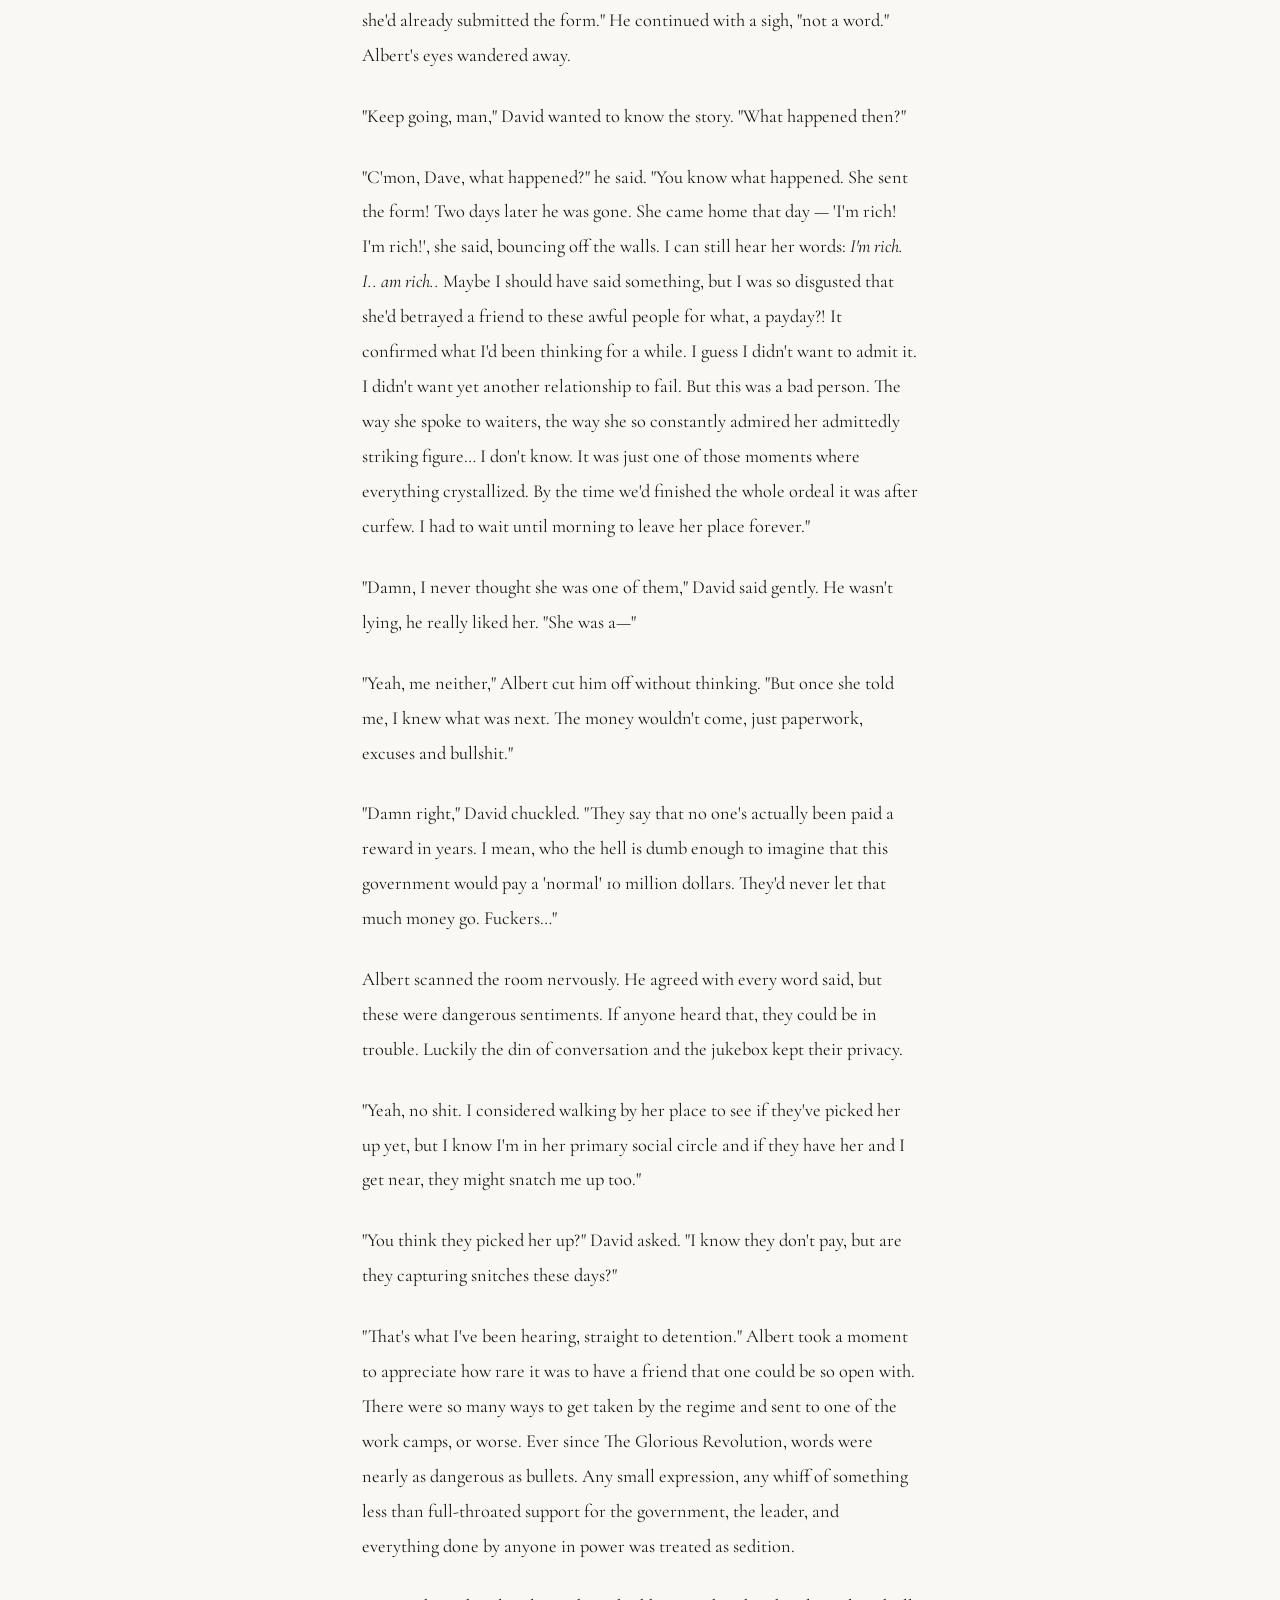
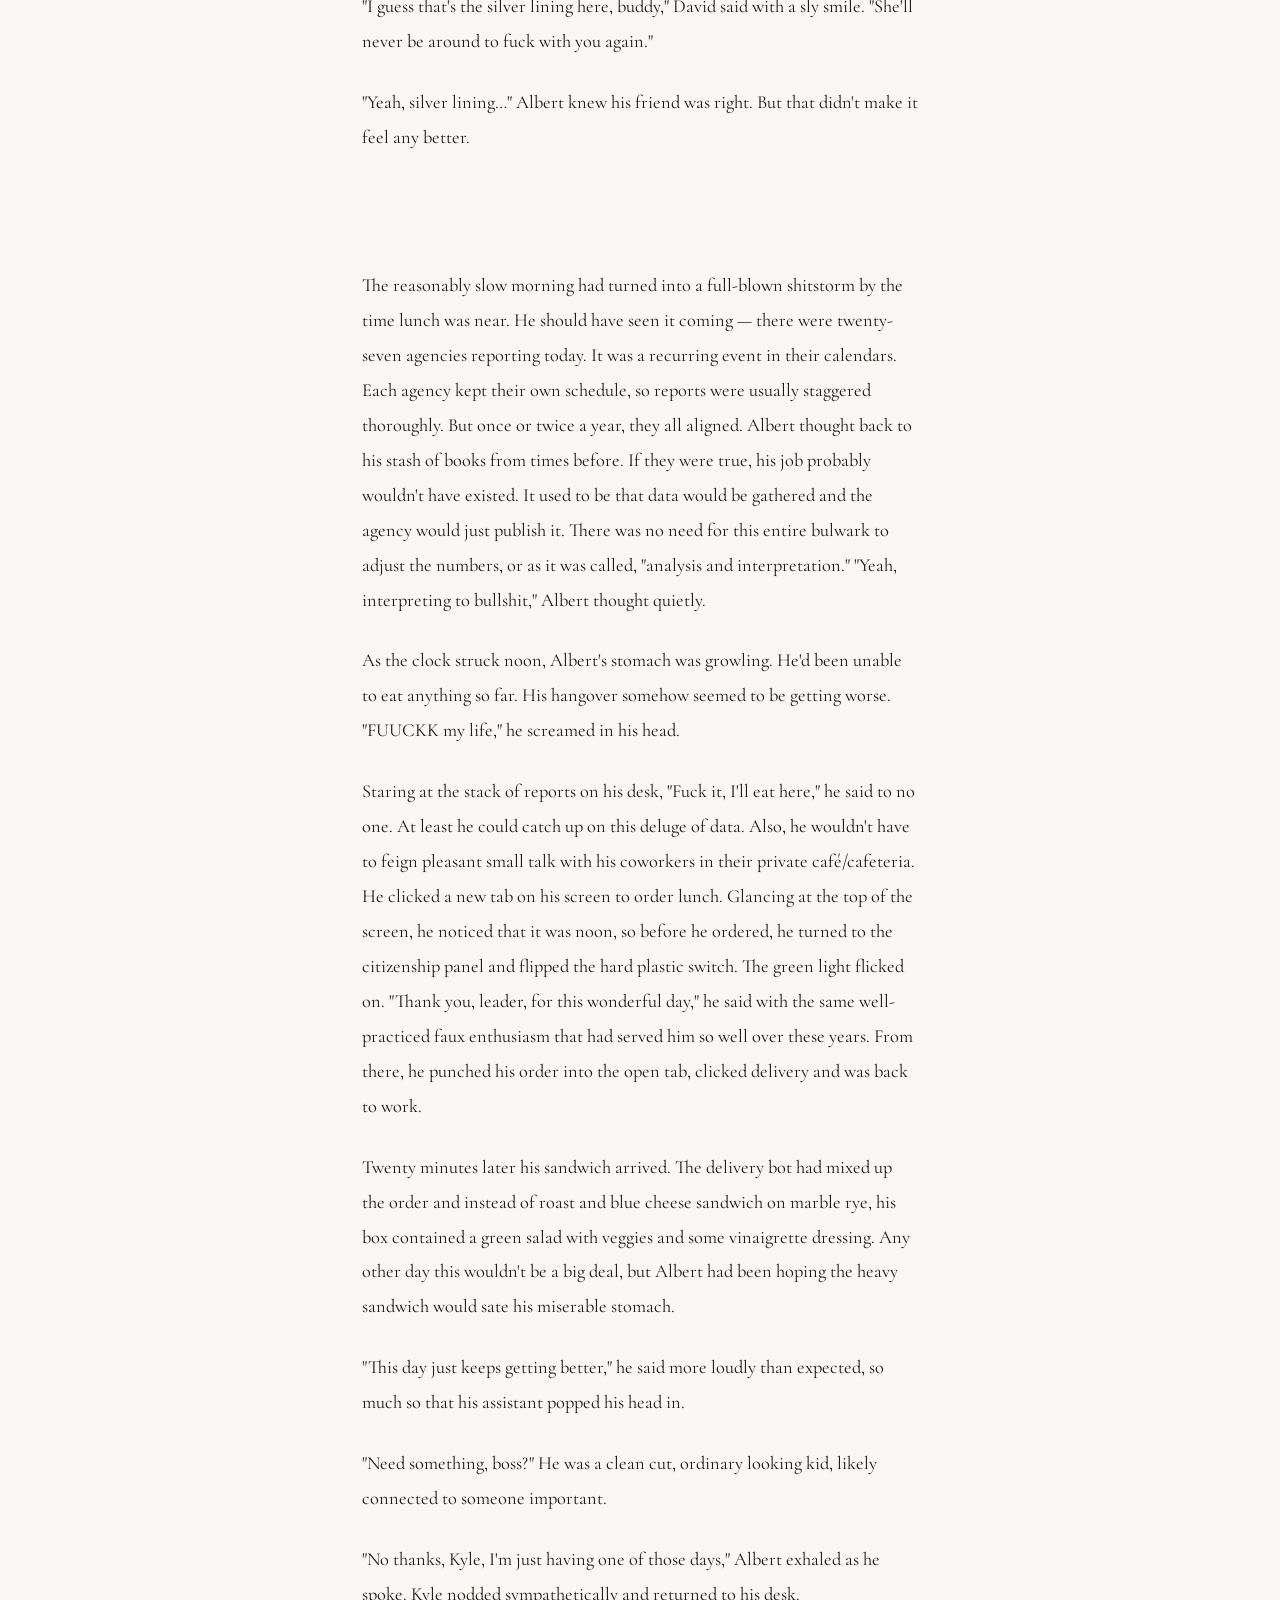
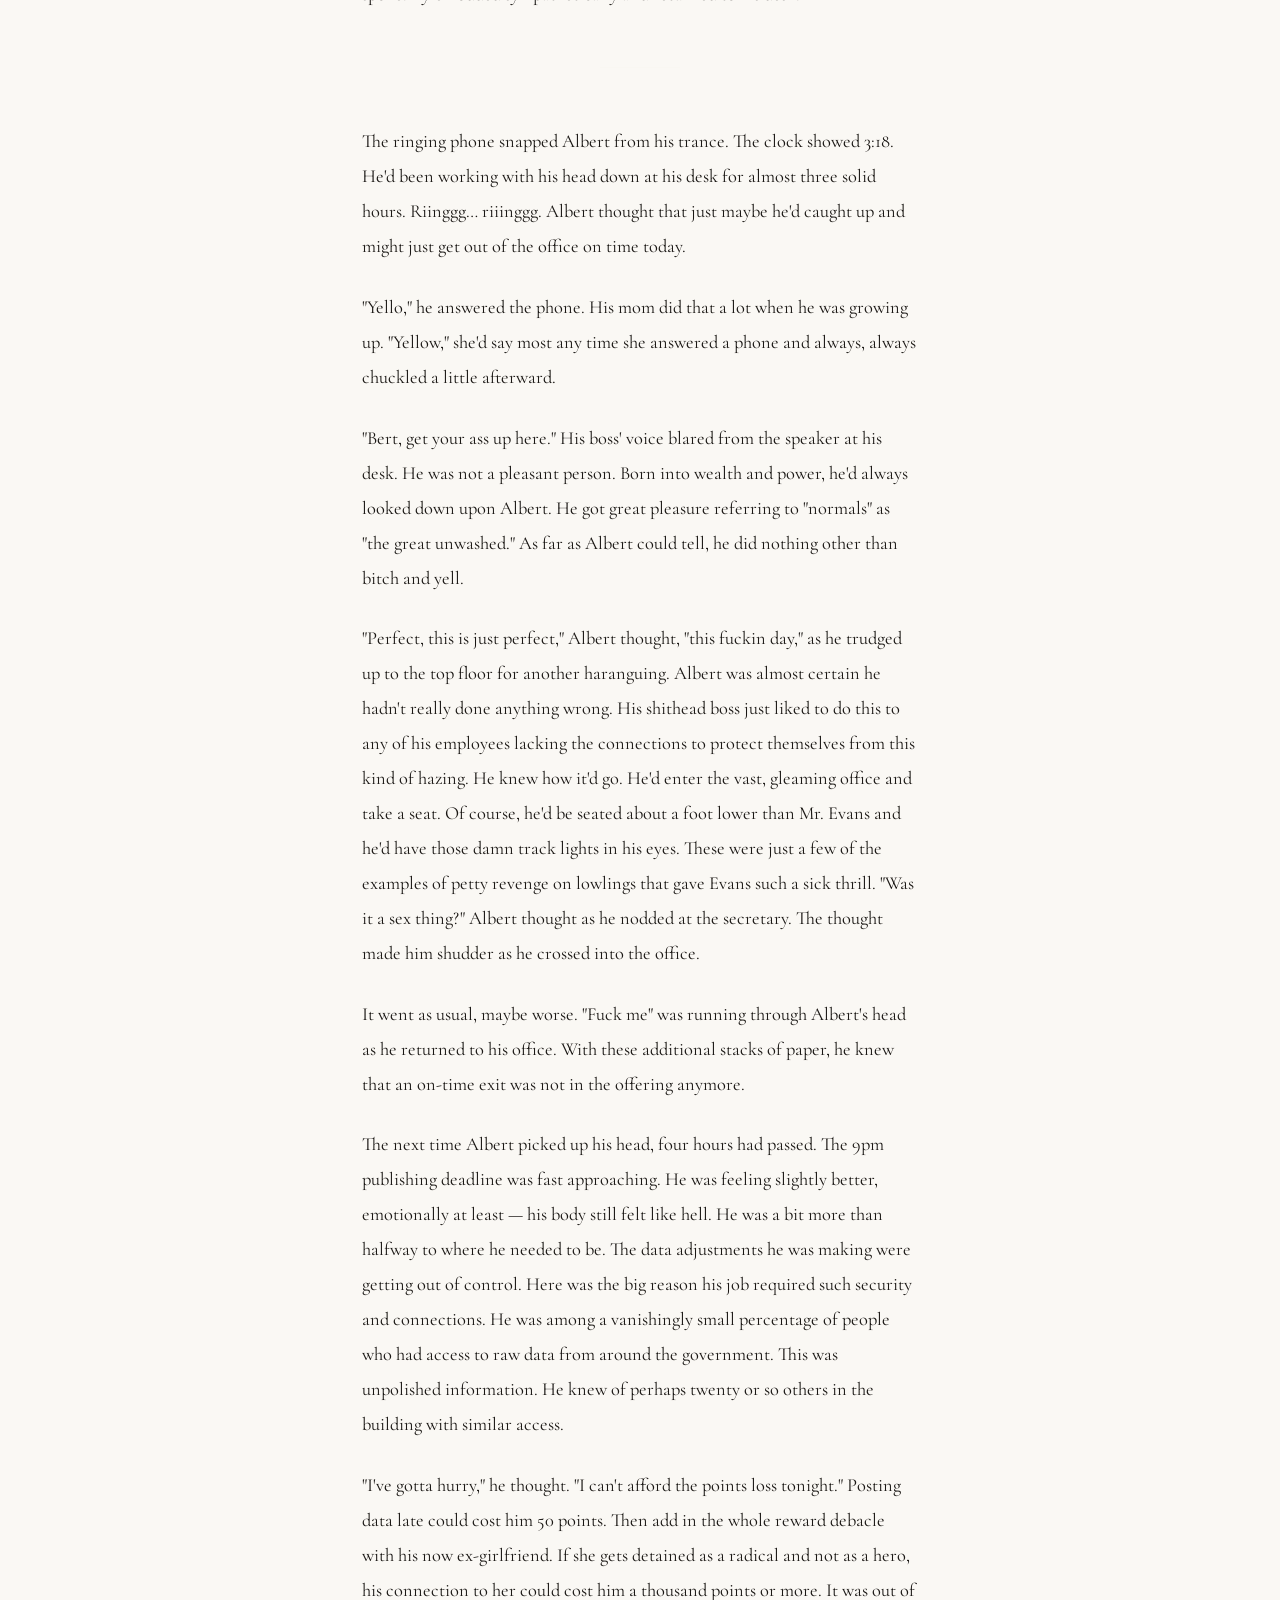
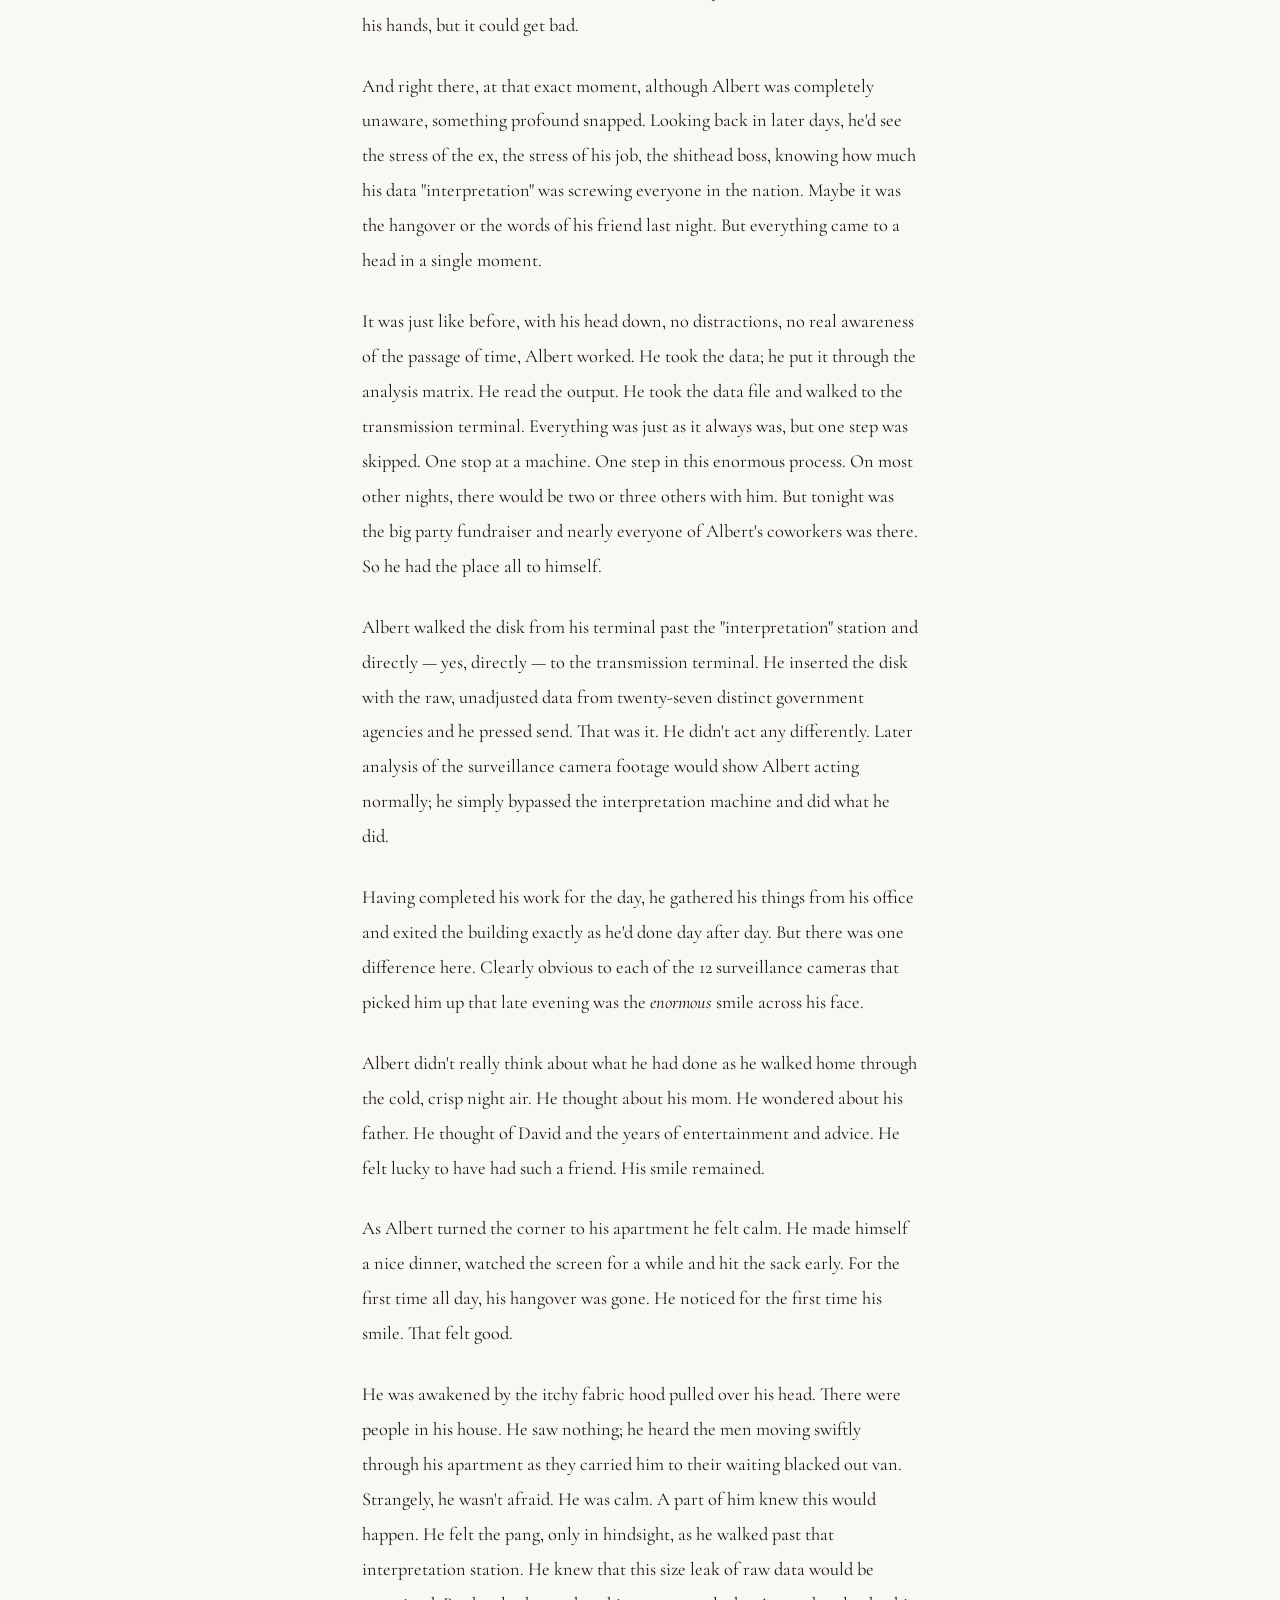
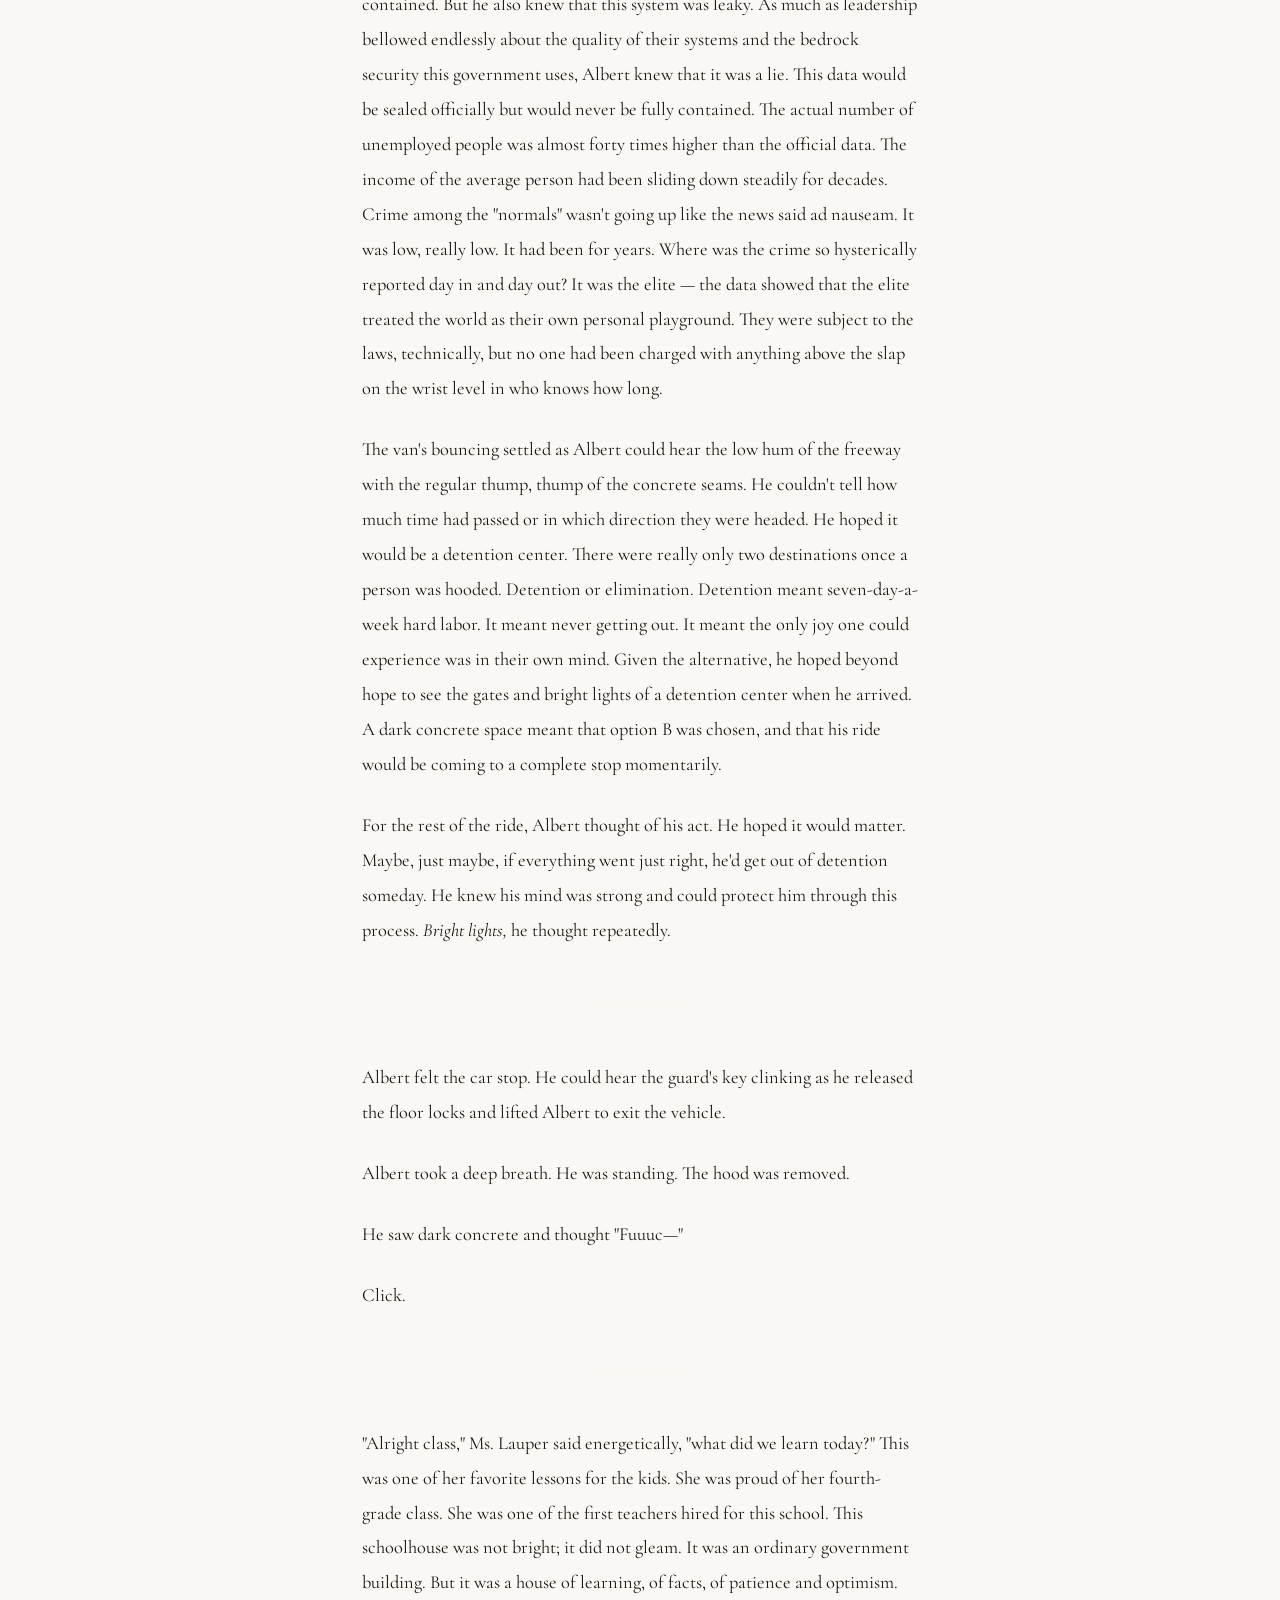
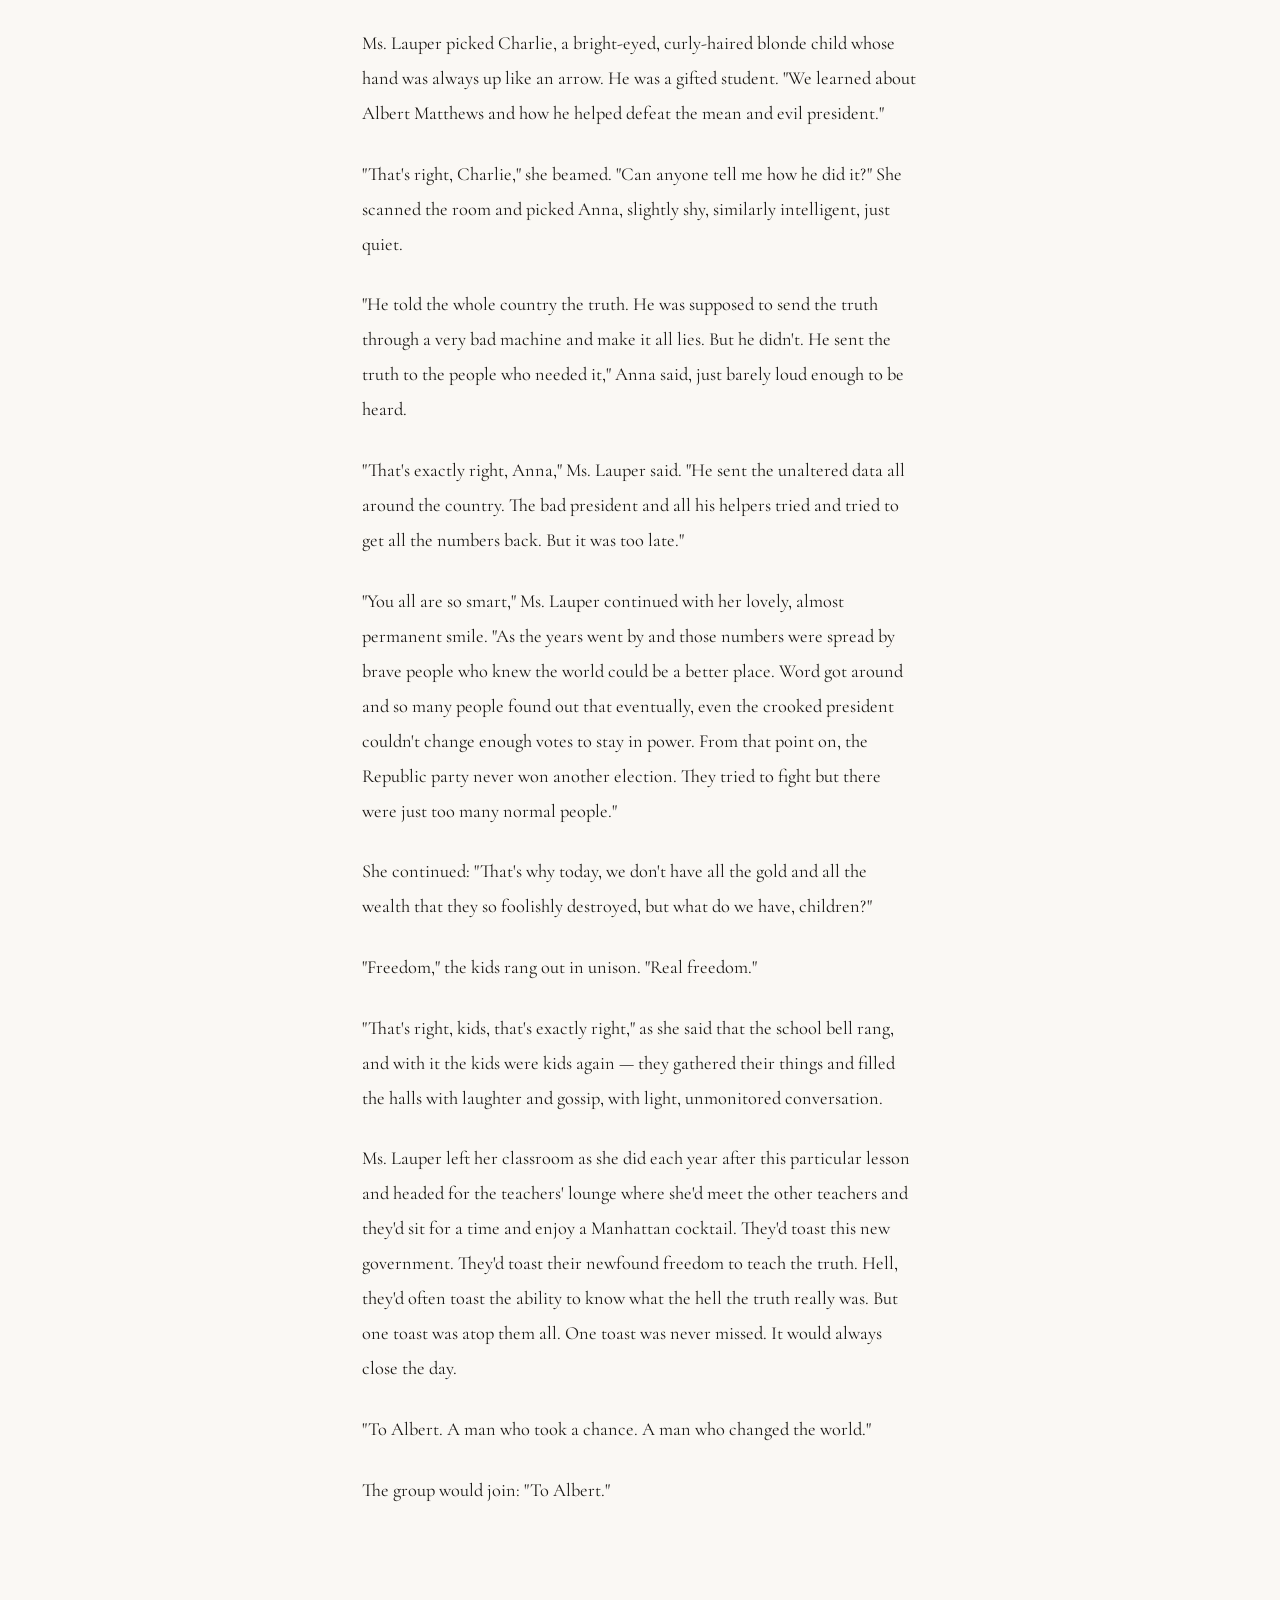
<file: badday.html>
<!DOCTYPE html>
<html lang="en">
<head>
  <meta charset="UTF-8" />
  <meta name="viewport" content="width=device-width, initial-scale=1.0" />
  <title>A Bad Day? — fgd135</title>
  <link rel="preconnect" href="https://fonts.googleapis.com" />
  <link rel="preconnect" href="https://fonts.gstatic.com" crossorigin />
  <link href="https://fonts.googleapis.com/css2?family=Cormorant+Garamond:ital,wght@0,300;0,400;0,500;0,600;1,300;1,400;1,500&family=Courier+Prime:ital,wght@0,400;0,700;1,400&family=Bebas+Neue&display=swap" rel="stylesheet" />
  <link rel="stylesheet" href="styles.css" />
  <link rel="icon" href="favicon.svg" type="image/svg+xml" />
</head>
<body>

<nav>
  <div class="nav-inner">
    <a class="nav-logo" href="index.html">fgd135</a>
    <ul class="nav-links">
      <li><a href="index.html">Home</a></li>
      <li><a href="stories.html" class="active">Stories</a></li>
      <li><a href="photos.html">Photos</a></li>
      <li><a href="index.html#about">About</a></li>
      <li><a href="index.html#contact">Contact</a></li>
      <li><a href="ntbd.html">The Serial</a></li>
      <li><a href="UI.html">Get Involved</a></li>
    </ul>
    <button class="nav-burger" onclick="document.getElementById('mobileMenu').classList.toggle('open')" aria-label="Menu">
      <span></span><span></span><span></span>
    </button>
  </div>
</nav>

<div class="signal-strip" aria-hidden="true"><svg class="strip-svg" viewBox="0 0 800 55" xmlns="http://www.w3.org/2000/svg" preserveAspectRatio="xMidYMid meet"></svg></div>

<div class="mobile-menu" id="mobileMenu">
  <button class="mobile-close" onclick="document.getElementById('mobileMenu').classList.toggle('open')">✕ Close</button>
  <a href="index.html">Home</a>
  <a href="stories.html">Stories</a>
  <a href="photos.html">Photos</a>
  <a href="index.html#about">About</a>
  <a href="index.html#contact">Contact</a>
  <a href="ntbd.html">The Serial</a>
  <a href="UI.html">Get Involved</a>
</div>

<div class="reader-header">
  <div class="container">
    <div class="reader-meta">
      <span class="label cr">Fiction</span><span class="label">·</span>
      <span class="label">2025</span>
    </div>
    <h1 class="reader-title">A Bad Day?</h1>
    <p class="reader-lede">A bad night, a worse day, and one small decision that changes everything.</p>
    <span class="reader-byline">Matt Biggins — 20 min read</span>
  </div>
</div>

<div class="reader-body">
  <div class="container">

    <p>The sharp slice of sunlight hit Albert in the face like an alien death ray. He usually sealed the blackout drapes before lying down each night. Of course, after five Manhattans, it didn't surprise him that he skipped this part of the nightly ritual. He hopped up to smack the drapes closed then stumbled over a thoughtlessly placed shoe. "Fuck me," he said quietly, "is this what today's gonna be?" With a deep, slow inhale, pause, then exhale, he stood. "Fine." Another long inhale, then exhale, "I'm up."</p>

    <p>The kitchen felt impossibly far away from his bedroom, "the apartment isn't this big," he thought. Approaching his prized coffee station, he went into autopilot. At least making a good cup of coffee required little to no thought at this point for Albert. Over the whir of the grinder, he heard the first warning chirp. "Yeah, yeah, I'll get there" he muttered. Grind, pour, fill, push, wait, smell, fill…</p>

    <p>With cup in hand, he felt a small slice of himself returning. From his compact bathroom, he was again on autopilot, shower, shave, comb. During the shower, he heard the second chirp, at least he hoped it was the second. He was hungover, not crazy. Washing the shave cream from his face and toweling dry, his head was throbbing. He grabbed the comb and headed back toward the kitchen. The third chirp was loud and unmistakable. He knew that a third chirp meant sixty seconds remaining. The citizenship panel was in between the kitchen and the front door. With a mental countdown running in the back of his head, he paused at the panel for a few seconds. "29, 28, 27…" he flipped the hard black plastic switch, it took some force and turned with a deep click. Once the light turned green, he repeated for the ten-thousandth time "Good morning, leader." He said this with every gram of sincerity and joy that he could drag from himself. The light flashed orange after a moment. All clear, message received. "100 points" he thought, masking the grimace that wanted so badly access to his face, "one hundred points for 'good morning'" — his internal tone was mocking the good morning. He knew that throughout his day each of the 30 or 40 point-scoring events would total, altogether, less than 50, best case scenario. He hated this system, as did everyone, he imagined, not that anyone would say so. It started as a personal credit system. They always said it would help you be your best you! But over the years it had become an increasingly tight leash. Three times a day, every normal was subject to a voice analysis. If the system decided you didn't mean your greeting, that it lacked sufficient fealty, all points for the last seven days would be forfeit.</p>

    <hr class="story-break" />

    <p>The streets were busier than usual today as Albert left his handsome brownstone apartment building. It was at least handsome to Albert. This neighborhood was a source of much teasing from his peers at work. Brookston was a blue-collar neighborhood. Until not too long ago, it was a pretty dangerous place. Albert was among the loudest and proudest boosters of this little slice of the metropolis. His family had been quite wealthy, once. A grandfather, many generations past, had invented some valve that revolutionized the way that commercial kitchen drains work or something. For a few decades the family was fabulously wealthy. They purchased this two-story townhouse and turned it into one of the area's fanciest and largest private residences. Over the following generations, the fortune was squandered, bit by bit. The magical valve was replaced by something better. The descendants had become lazy aristocrats offering the city little beyond their excessive consumption.</p>

    <p>Fast forward to today, that lovely brownstone was converted to small apartments some time ago. Albert's one-bedroom apartment was his own. Willed to him from his father. It may be the last remaining piece of the once enormous fortune.</p>

    <p>Albert grabbed his phone from his pocket as he exited his building. Work was just a couple miles away. Somedays he enjoyed the morning walk. This day was not one of them. He punched the button on his phone for ride. His citizenship score was just over 1,900, good enough to get ride, but not a car and driver — that was for the 3,000+ point holders. Sometimes he dreamed of having enough money to reach such a lofty point level, but that sure seemed unlikely. He selected a transit pod. The screen flashed "3 minutes away." The city was busy; skyscrapers filled both sides of the streets as far as the eye could see. The street was packed with autonomous taxis, transit pods, busses, delivery vehicles and the occasional blacked out sedan with an actual human driver. Albert noticed a block of flyers glued to a nearby wall. Bright orange paper screamed to anyone within eyeshot, "REWARD! LIVE EASY! PROTECT THE FLAG!" Albert knew these ads well. Hell, everyone did. The government would pay 10 million dollars to anyone able to turn in a traitor or radical. Albert knew that these words could mean that someone was actively colluding with a foreign government or corporation to cheat or bring down the government. He also knew that it could mean that someone said something unkind about the leader or perhaps, in the wrong company, simply questioned the current system of governance in some small innocuous way.</p>

    <p>These were dangerous times. Albert recalled the phrase "free speech" from his hidden archives. There was a time, long ago, where people could say almost anything they wanted without fear of punishment. But that was long ago, if it was real at all. Albert had his doubts. There was precious little knowledge of any time before The Glorious Revolution. Any discussion or communication regarding those times was a one-way trip to detention.</p>

    <p>The transit pod beeped, "You have arrived." As he stepped out of the car, although he'd been here hundreds of times, he was struck by the building. A great representation of the "Brutalist" style, it was essentially an enormous concrete block. The Department of Data and Statistics was a heavily guarded facility. It was the central processing facility for all government data. In those long ago, strictly forbidden times, this place would have been a rather sleepy building. Instead, this building gleamed. Once inside, the whole place was marble and gold. Some would consider it powerful and luxurious. It was in Albert's eyes, hideous, garish and a staggering waste of money. This gleaming structure was home to data scientists, mathematicians, statisticians and highly ranked corporate officers. The national employment rate, the GDP, inflation, food and gas supplies — all ran past the desk of D&amp;S. Under this regime, D&amp;S were subject to some of the most intense security of all federal buildings. Employees were subject to intense scrutiny. Every aspect of their lives was examined and analyzed. Every entrance or exit, window and shaft in the building was under constant surveillance and sensor analysis.</p>

    <p>"Morning" Albert nodded to the highly decorated guard holding the tall, heavy glass entrance door open. Through the facial and retinal scanners, past the gait verification, past the sensor array, Albert sauntered to his office, hoping the hangover wasn't immediately visible to his colleagues. This is a pretty stuffy building. Not a lot of partying by most of these folks.</p>

    <p>Albert had been hired here due to his nearly perfect grades and performance reviews and connections formed by his formerly wealthy relatives. He'd always been an excellent student, always at or near the top of his class. His citizenship scores were impeccable. "Thank god those tests don't measure what you're really thinking" Albert thought as he recalled the months-long preparation he'd undergone before the government achievement exams. Passing those was a hell of a lot of work, he thought. But it was worth it. He was here. In the beating heart of the government.</p>

    <p>Arriving in his office, Albert got to his day. Much the same as every other day. Receive data from an agency, run the myriad analysis, send it through interpretation and finally send it out. It wasn't exciting work. But in this world, it was important, it paid well and he was surrounded by high-ranking members of this increasingly stratified society.</p>

    <p>Thankfully, Albert had a light workload today. He needed it. The night before had not gone well. He'd spent the night with his good friend David, commiserating the ending of his latest relationship.</p>

    <p>"Three years, David," Albert said over the wailing jukebox at whatever dive bar they'd stumbled into. "Three fucking years," he repeated, "it's the most cliché shit ever, but I thought she was the one."</p>

    <p>"Yeah, man, there's no arguing, this sucks." David was tall and blonde, a handsome guy who couldn't quite find his way in the world. They'd been friends since David arrived in the city nearly a decade ago.</p>

    <p>This continued throughout the night. They both knew what was happening. Albert was suffering, David was comforting, both were drinking. This is what people did. This is how you deal with heartbreak, with death, hell, with celebration — same rigmarole, just different feelings and verbiage. Drink, speak out, feel better? Maybe. Repeat.</p>

    <p>"So, she really ratted out a coworker?" David asked for the third time that night, hoping he may get an answer this time. Albert was a couple drinks ahead when David arrived and he didn't feel like catching up on a work night. "Are you sure?"</p>

    <p>"Am I sure?" Albert had snapped out of his haze and was suddenly staring directly into David's eyes. "She fucking bragged about it, man!" Tears formed in his eyes as the words emerged. "She was proud of it! She kept going on and on about the money." Albert let his head fall to the table for a moment. The cold, damp tabletop felt cool against his forehead.</p>

    <p>Albert felt David's hand on his shoulder, pushing him softly back to an upright position. "Get it out, man, it'll help," he said, returning the direct gaze.</p>

    <p>With an enormous exhale, Albert continued. "She turned in… what's his name… Dale from Sales, for defaming the leader. She really did it." He sniffled and paused briefly. "She said that she found out that he was a member of the resistance. He'd let it slip while they were in London last month for the conference."</p>

    <p>"Fuuuck, man," David said, his mouth hanging open slightly.</p>

    <p>"Yeah, they'd had a big dinner with the client at a super fancy restaurant with rich food, cocktails and wine and after too many drinks he got sloppy. I don't know exactly what he said. She didn't say a thing to me until last night. After she'd already submitted the form." He continued with a sigh, "not a word." Albert's eyes wandered away.</p>

    <p>"Keep going, man," David wanted to know the story. "What happened then?"</p>

    <p>"C'mon, Dave, what happened?" he said. "You know what happened. She sent the form! Two days later he was gone. She came home that day — 'I'm rich! I'm rich!', she said, bouncing off the walls. I can still hear her words: <em>I'm rich. I.. am rich..</em> Maybe I should have said something, but I was so disgusted that she'd betrayed a friend to these awful people for what, a payday?! It confirmed what I'd been thinking for a while. I guess I didn't want to admit it. I didn't want yet another relationship to fail. But this was a bad person. The way she spoke to waiters, the way she so constantly admired her admittedly striking figure… I don't know. It was just one of those moments where everything crystallized. By the time we'd finished the whole ordeal it was after curfew. I had to wait until morning to leave her place forever."</p>

    <p>"Damn, I never thought she was one of them," David said gently. He wasn't lying, he really liked her. "She was a—"</p>

    <p>"Yeah, me neither," Albert cut him off without thinking. "But once she told me, I knew what was next. The money wouldn't come, just paperwork, excuses and bullshit."</p>

    <p>"Damn right," David chuckled. "They say that no one's actually been paid a reward in years. I mean, who the hell is dumb enough to imagine that this government would pay a 'normal' 10 million dollars. They'd never let that much money go. Fuckers…"</p>

    <p>Albert scanned the room nervously. He agreed with every word said, but these were dangerous sentiments. If anyone heard that, they could be in trouble. Luckily the din of conversation and the jukebox kept their privacy.</p>

    <p>"Yeah, no shit. I considered walking by her place to see if they've picked her up yet, but I know I'm in her primary social circle and if they have her and I get near, they might snatch me up too."</p>

    <p>"You think they picked her up?" David asked. "I know they don't pay, but are they capturing snitches these days?"</p>

    <p>"That's what I've been hearing, straight to detention." Albert took a moment to appreciate how rare it was to have a friend that one could be so open with. There were so many ways to get taken by the regime and sent to one of the work camps, or worse. Ever since The Glorious Revolution, words were nearly as dangerous as bullets. Any small expression, any whiff of something less than full-throated support for the government, the leader, and everything done by anyone in power was treated as sedition.</p>

    <p>"I guess that's the silver lining here, buddy," David said with a sly smile. "She'll never be around to fuck with you again."</p>

    <p>"Yeah, silver lining…" Albert knew his friend was right. But that didn't make it feel any better.</p>

    <hr class="story-break" />

    <p>The reasonably slow morning had turned into a full-blown shitstorm by the time lunch was near. He should have seen it coming — there were twenty-seven agencies reporting today. It was a recurring event in their calendars. Each agency kept their own schedule, so reports were usually staggered thoroughly. But once or twice a year, they all aligned. Albert thought back to his stash of books from times before. If they were true, his job probably wouldn't have existed. It used to be that data would be gathered and the agency would just publish it. There was no need for this entire bulwark to adjust the numbers, or as it was called, "analysis and interpretation." "Yeah, interpreting to bullshit," Albert thought quietly.</p>

    <p>As the clock struck noon, Albert's stomach was growling. He'd been unable to eat anything so far. His hangover somehow seemed to be getting worse. "FUUCKK my life," he screamed in his head.</p>

    <p>Staring at the stack of reports on his desk, "Fuck it, I'll eat here," he said to no one. At least he could catch up on this deluge of data. Also, he wouldn't have to feign pleasant small talk with his coworkers in their private café/cafeteria. He clicked a new tab on his screen to order lunch. Glancing at the top of the screen, he noticed that it was noon, so before he ordered, he turned to the citizenship panel and flipped the hard plastic switch. The green light flicked on. "Thank you, leader, for this wonderful day," he said with the same well-practiced faux enthusiasm that had served him so well over these years. From there, he punched his order into the open tab, clicked delivery and was back to work.</p>

    <p>Twenty minutes later his sandwich arrived. The delivery bot had mixed up the order and instead of roast and blue cheese sandwich on marble rye, his box contained a green salad with veggies and some vinaigrette dressing. Any other day this wouldn't be a big deal, but Albert had been hoping the heavy sandwich would sate his miserable stomach.</p>

    <p>"This day just keeps getting better," he said more loudly than expected, so much so that his assistant popped his head in.</p>

    <p>"Need something, boss?" He was a clean cut, ordinary looking kid, likely connected to someone important.</p>

    <p>"No thanks, Kyle, I'm just having one of those days," Albert exhaled as he spoke. Kyle nodded sympathetically and returned to his desk.</p>

    <hr class="story-break" />

    <p>The ringing phone snapped Albert from his trance. The clock showed 3:18. He'd been working with his head down at his desk for almost three solid hours. Riinggg… riiinggg. Albert thought that just maybe he'd caught up and might just get out of the office on time today.</p>

    <p>"Yello," he answered the phone. His mom did that a lot when he was growing up. "Yellow," she'd say most any time she answered a phone and always, always chuckled a little afterward.</p>

    <p>"Bert, get your ass up here." His boss' voice blared from the speaker at his desk. He was not a pleasant person. Born into wealth and power, he'd always looked down upon Albert. He got great pleasure referring to "normals" as "the great unwashed." As far as Albert could tell, he did nothing other than bitch and yell.</p>

    <p>"Perfect, this is just perfect," Albert thought, "this fuckin day," as he trudged up to the top floor for another haranguing. Albert was almost certain he hadn't really done anything wrong. His shithead boss just liked to do this to any of his employees lacking the connections to protect themselves from this kind of hazing. He knew how it'd go. He'd enter the vast, gleaming office and take a seat. Of course, he'd be seated about a foot lower than Mr. Evans and he'd have those damn track lights in his eyes. These were just a few of the examples of petty revenge on lowlings that gave Evans such a sick thrill. "Was it a sex thing?" Albert thought as he nodded at the secretary. The thought made him shudder as he crossed into the office.</p>

    <p>It went as usual, maybe worse. "Fuck me" was running through Albert's head as he returned to his office. With these additional stacks of paper, he knew that an on-time exit was not in the offering anymore.</p>

    <p>The next time Albert picked up his head, four hours had passed. The 9pm publishing deadline was fast approaching. He was feeling slightly better, emotionally at least — his body still felt like hell. He was a bit more than halfway to where he needed to be. The data adjustments he was making were getting out of control. Here was the big reason his job required such security and connections. He was among a vanishingly small percentage of people who had access to raw data from around the government. This was unpolished information. He knew of perhaps twenty or so others in the building with similar access.</p>

    <p>"I've gotta hurry," he thought. "I can't afford the points loss tonight." Posting data late could cost him 50 points. Then add in the whole reward debacle with his now ex-girlfriend. If she gets detained as a radical and not as a hero, his connection to her could cost him a thousand points or more. It was out of his hands, but it could get bad.</p>

    <p>And right there, at that exact moment, although Albert was completely unaware, something profound snapped. Looking back in later days, he'd see the stress of the ex, the stress of his job, the shithead boss, knowing how much his data "interpretation" was screwing everyone in the nation. Maybe it was the hangover or the words of his friend last night. But everything came to a head in a single moment.</p>

    <p>It was just like before, with his head down, no distractions, no real awareness of the passage of time, Albert worked. He took the data; he put it through the analysis matrix. He read the output. He took the data file and walked to the transmission terminal. Everything was just as it always was, but one step was skipped. One stop at a machine. One step in this enormous process. On most other nights, there would be two or three others with him. But tonight was the big party fundraiser and nearly everyone of Albert's coworkers was there. So he had the place all to himself.</p>

    <p>Albert walked the disk from his terminal past the "interpretation" station and directly — yes, directly — to the transmission terminal. He inserted the disk with the raw, unadjusted data from twenty-seven distinct government agencies and he pressed send. That was it. He didn't act any differently. Later analysis of the surveillance camera footage would show Albert acting normally; he simply bypassed the interpretation machine and did what he did.</p>

    <p>Having completed his work for the day, he gathered his things from his office and exited the building exactly as he'd done day after day. But there was one difference here. Clearly obvious to each of the 12 surveillance cameras that picked him up that late evening was the <em>enormous</em> smile across his face.</p>

    <p>Albert didn't really think about what he had done as he walked home through the cold, crisp night air. He thought about his mom. He wondered about his father. He thought of David and the years of entertainment and advice. He felt lucky to have had such a friend. His smile remained.</p>

    <p>As Albert turned the corner to his apartment he felt calm. He made himself a nice dinner, watched the screen for a while and hit the sack early. For the first time all day, his hangover was gone. He noticed for the first time his smile. That felt good.</p>

    <p>He was awakened by the itchy fabric hood pulled over his head. There were people in his house. He saw nothing; he heard the men moving swiftly through his apartment as they carried him to their waiting blacked out van. Strangely, he wasn't afraid. He was calm. A part of him knew this would happen. He felt the pang, only in hindsight, as he walked past that interpretation station. He knew that this size leak of raw data would be contained. But he also knew that this system was leaky. As much as leadership bellowed endlessly about the quality of their systems and the bedrock security this government uses, Albert knew that it was a lie. This data would be sealed officially but would never be fully contained. The actual number of unemployed people was almost forty times higher than the official data. The income of the average person had been sliding down steadily for decades. Crime among the "normals" wasn't going up like the news said ad nauseam. It was low, really low. It had been for years. Where was the crime so hysterically reported day in and day out? It was the elite — the data showed that the elite treated the world as their own personal playground. They were subject to the laws, technically, but no one had been charged with anything above the slap on the wrist level in who knows how long.</p>

    <p>The van's bouncing settled as Albert could hear the low hum of the freeway with the regular thump, thump of the concrete seams. He couldn't tell how much time had passed or in which direction they were headed. He hoped it would be a detention center. There were really only two destinations once a person was hooded. Detention or elimination. Detention meant seven-day-a-week hard labor. It meant never getting out. It meant the only joy one could experience was in their own mind. Given the alternative, he hoped beyond hope to see the gates and bright lights of a detention center when he arrived. A dark concrete space meant that option B was chosen, and that his ride would be coming to a complete stop momentarily.</p>

    <p>For the rest of the ride, Albert thought of his act. He hoped it would matter. Maybe, just maybe, if everything went just right, he'd get out of detention someday. He knew his mind was strong and could protect him through this process. <em>Bright lights,</em> he thought repeatedly.</p>

    <hr class="story-break" />

    <p>Albert felt the car stop. He could hear the guard's key clinking as he released the floor locks and lifted Albert to exit the vehicle.</p>

    <p>Albert took a deep breath. He was standing. The hood was removed.</p>

    <p>He saw dark concrete and thought "Fuuuc—"</p>

    <p>Click.</p>

    <hr class="story-break" />

    <p>"Alright class," Ms. Lauper said energetically, "what did we learn today?" This was one of her favorite lessons for the kids. She was proud of her fourth-grade class. She was one of the first teachers hired for this school. This schoolhouse was not bright; it did not gleam. It was an ordinary government building. But it was a house of learning, of facts, of patience and optimism.</p>

    <p>Ms. Lauper picked Charlie, a bright-eyed, curly-haired blonde child whose hand was always up like an arrow. He was a gifted student. "We learned about Albert Matthews and how he helped defeat the mean and evil president."</p>

    <p>"That's right, Charlie," she beamed. "Can anyone tell me how he did it?" She scanned the room and picked Anna, slightly shy, similarly intelligent, just quiet.</p>

    <p>"He told the whole country the truth. He was supposed to send the truth through a very bad machine and make it all lies. But he didn't. He sent the truth to the people who needed it," Anna said, just barely loud enough to be heard.</p>

    <p>"That's exactly right, Anna," Ms. Lauper said. "He sent the unaltered data all around the country. The bad president and all his helpers tried and tried to get all the numbers back. But it was too late."</p>

    <p>"You all are so smart," Ms. Lauper continued with her lovely, almost permanent smile. "As the years went by and those numbers were spread by brave people who knew the world could be a better place. Word got around and so many people found out that eventually, even the crooked president couldn't change enough votes to stay in power. From that point on, the Republic party never won another election. They tried to fight but there were just too many normal people."</p>

    <p>She continued: "That's why today, we don't have all the gold and all the wealth that they so foolishly destroyed, but what do we have, children?"</p>

    <p>"Freedom," the kids rang out in unison. "Real freedom."</p>

    <p>"That's right, kids, that's exactly right," as she said that the school bell rang, and with it the kids were kids again — they gathered their things and filled the halls with laughter and gossip, with light, unmonitored conversation.</p>

    <p>Ms. Lauper left her classroom as she did each year after this particular lesson and headed for the teachers' lounge where she'd meet the other teachers and they'd sit for a time and enjoy a Manhattan cocktail. They'd toast this new government. They'd toast their newfound freedom to teach the truth. Hell, they'd often toast the ability to know what the hell the truth really was. But one toast was atop them all. One toast was never missed. It would always close the day.</p>

    <p>"To Albert. A man who took a chance. A man who changed the world."</p>

    <p>The group would join: "To Albert."</p>

  </div>
</div>

<div class="reader-nav container-wide">
  <a class="btn-text dim" href="stories.html">← All stories</a>
  <a class="btn-text dim" href="truth.html">Next story →</a>
</div>

<footer>
  <div class="footer-inner" style="max-width:1080px;margin:0 auto;">
    <div class="site-name">fgd135</div>
    <p class="footer-motto">Words from somewhere worth going.</p>
    <div class="footer-links">
      <a href="index.html">Home</a>
      <a href="stories.html">Stories</a>
      <a href="photos.html">Photos</a>
      <a href="index.html#about">About</a>
      <a href="index.html#contact">Contact</a>
    </div>
    <div class="footer-copy">© 2026 fgd135. All rights reserved.</div>
  </div>
</footer>

<script src="signal-strip.js"></script>
</body>
</html>
</file>
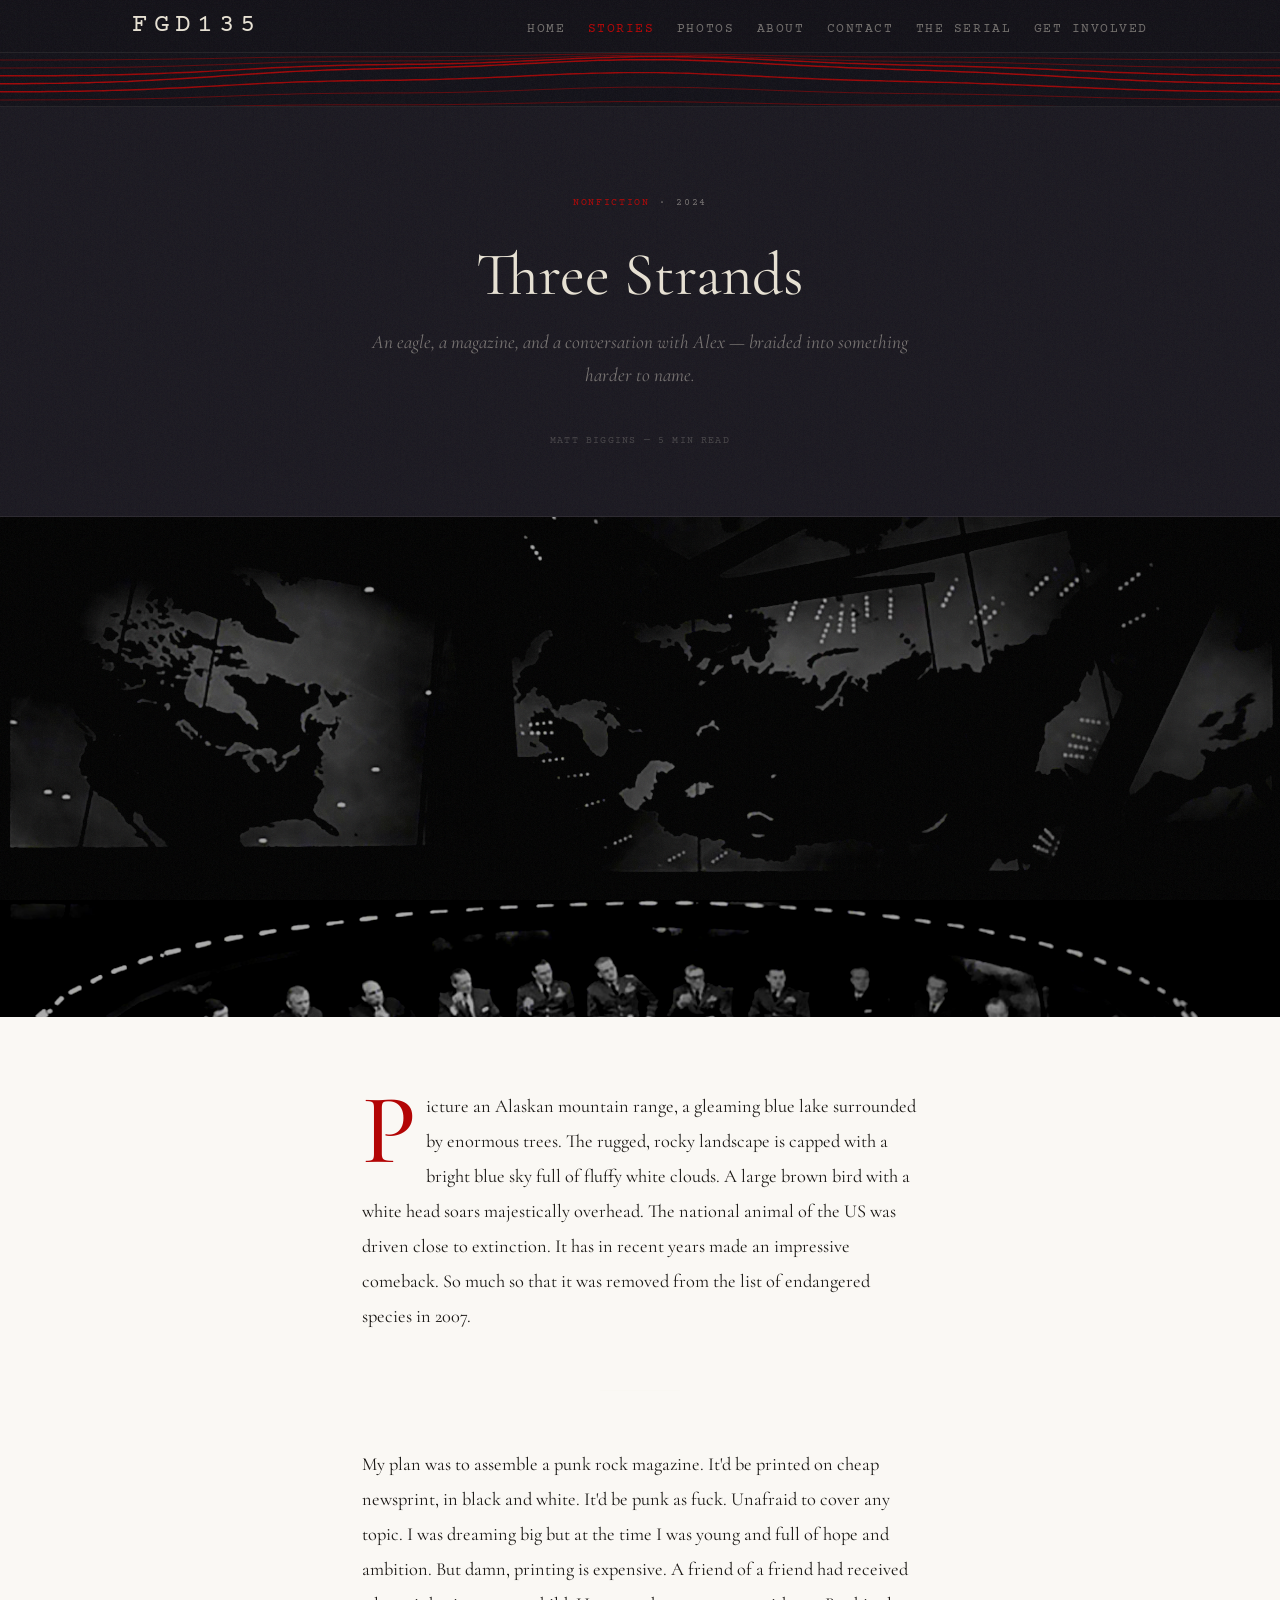
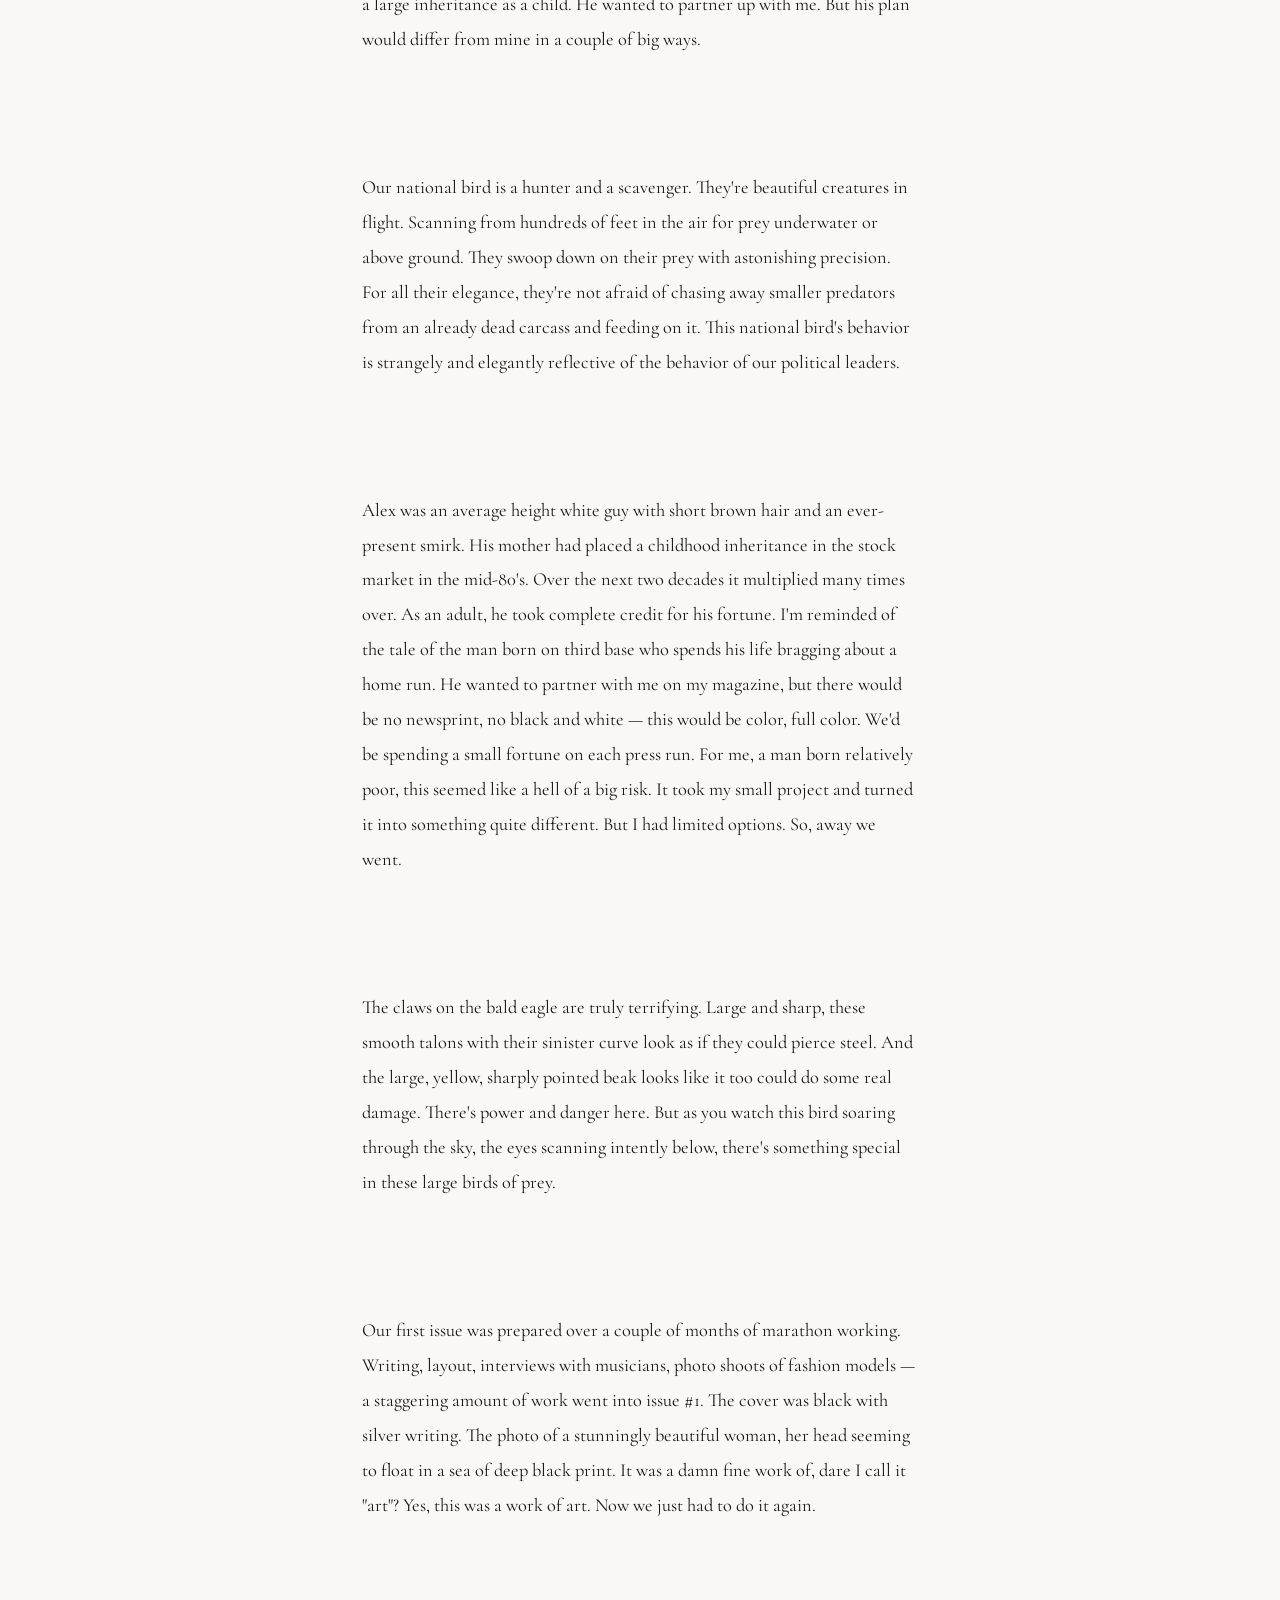
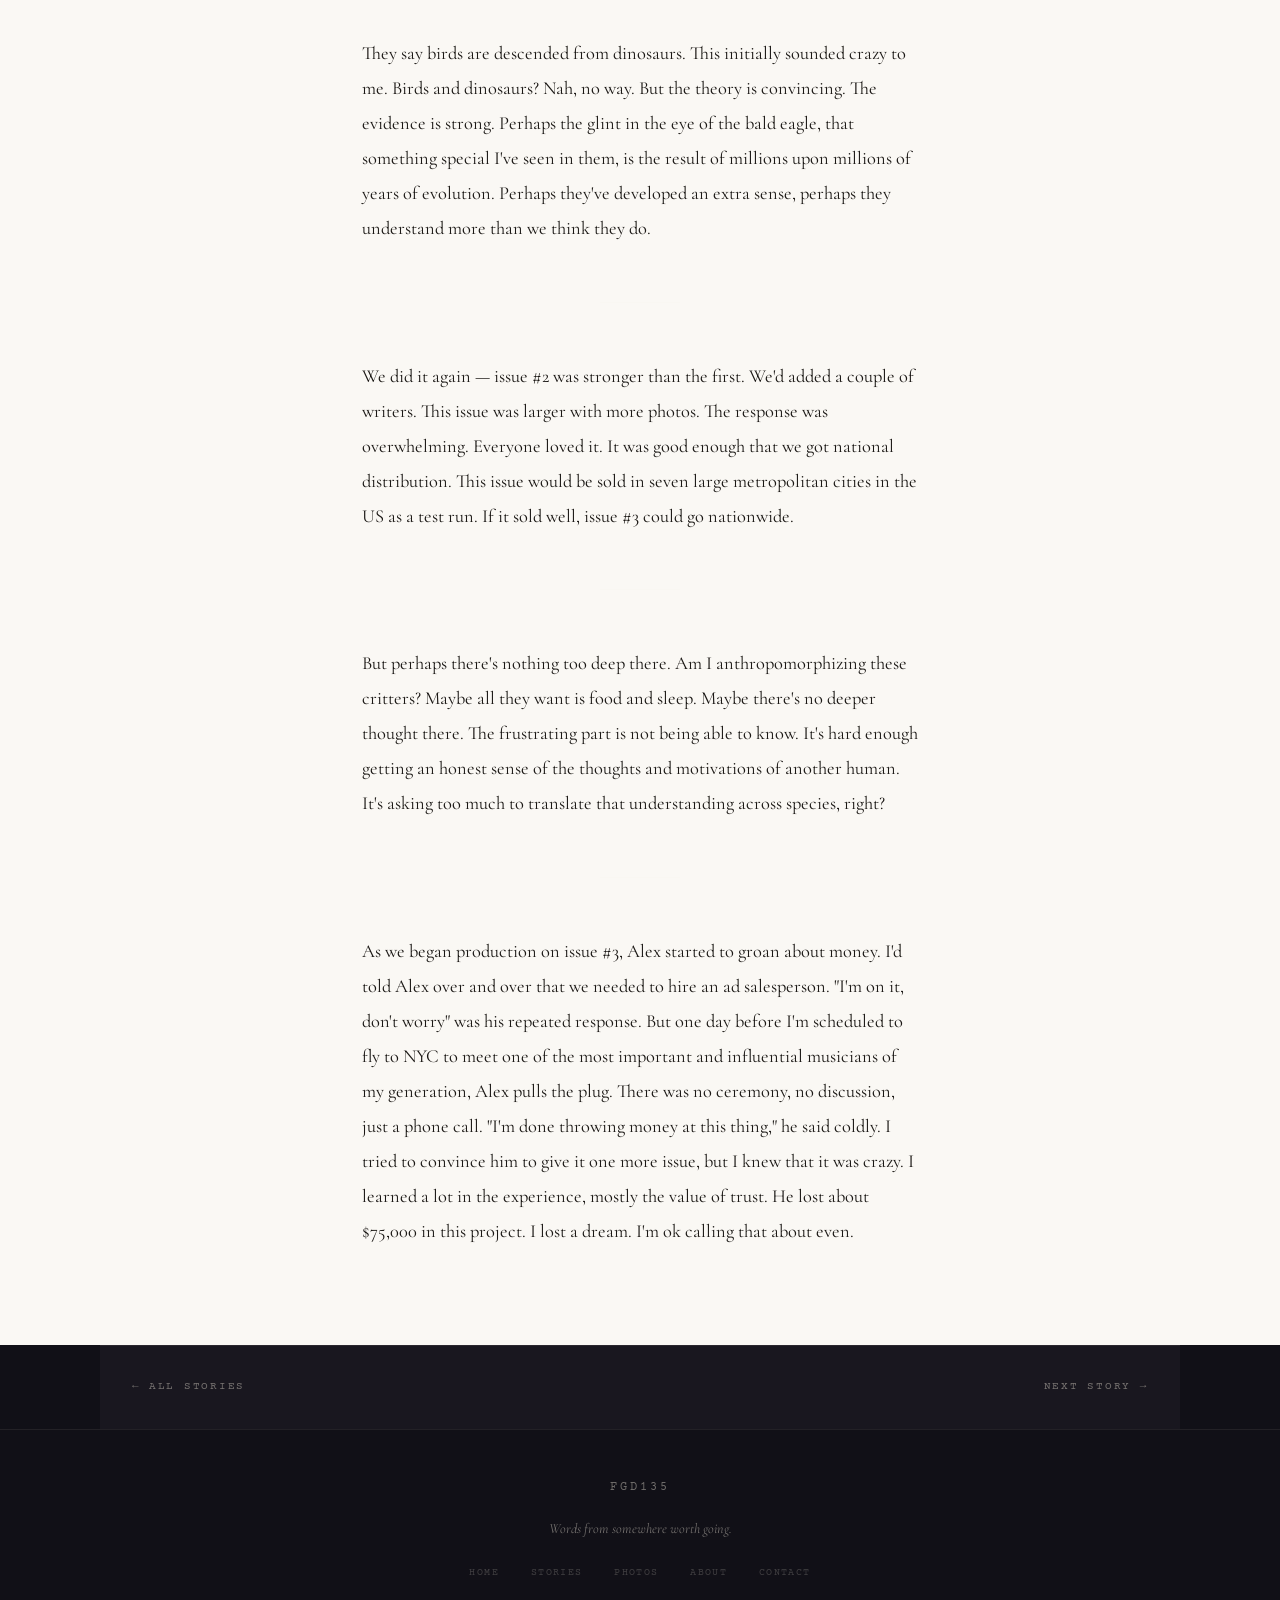
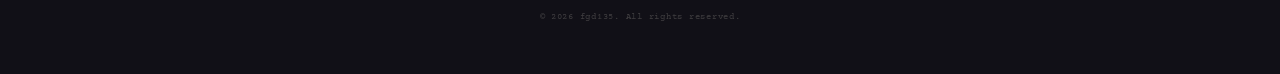
<file: braided.html>
<!DOCTYPE html>
<html lang="en">
<head>
  <meta charset="UTF-8" />
  <meta name="viewport" content="width=device-width, initial-scale=1.0" />
  <title>Three Strands — fgd135</title>
  <link rel="preconnect" href="https://fonts.googleapis.com" />
  <link rel="preconnect" href="https://fonts.gstatic.com" crossorigin />
  <link href="https://fonts.googleapis.com/css2?family=Cormorant+Garamond:ital,wght@0,300;0,400;0,500;0,600;1,300;1,400;1,500&family=Courier+Prime:ital,wght@0,400;0,700;1,400&family=Bebas+Neue&display=swap" rel="stylesheet" />
  <link rel="stylesheet" href="styles.css" />
  <link rel="icon" href="favicon.svg" type="image/svg+xml" />
</head>
<body>

<nav>
  <div class="nav-inner">
    <a class="nav-logo" href="index.html">fgd135</a>
    <ul class="nav-links">
      <li><a href="index.html">Home</a></li>
      <li><a href="stories.html" class="active">Stories</a></li>
      <li><a href="photos.html">Photos</a></li>
      <li><a href="index.html#about">About</a></li>
      <li><a href="index.html#contact">Contact</a></li>
      <li><a href="ntbd.html">The Serial</a></li>
      <li><a href="UI.html">Get Involved</a></li>
    </ul>
    <button class="nav-burger" onclick="document.getElementById('mobileMenu').classList.toggle('open')" aria-label="Menu">
      <span></span><span></span><span></span>
    </button>
  </div>
</nav>

<div class="signal-strip" aria-hidden="true"><svg class="strip-svg" viewBox="0 0 800 55" xmlns="http://www.w3.org/2000/svg" preserveAspectRatio="xMidYMid meet"></svg></div>

<div class="mobile-menu" id="mobileMenu">
  <button class="mobile-close" onclick="document.getElementById('mobileMenu').classList.toggle('open')">✕ Close</button>
  <a href="index.html">Home</a>
  <a href="stories.html">Stories</a>
  <a href="photos.html">Photos</a>
  <a href="index.html#about">About</a>
  <a href="index.html#contact">Contact</a>
  <a href="ntbd.html">The Serial</a>
  <a href="UI.html">Get Involved</a>
</div>

<div class="reader-header">
  <div class="container">
    <div class="reader-meta">
      <span class="label cr">Nonfiction</span><span class="label">·</span>
      <span class="label">2024</span>
    </div>
    <h1 class="reader-title">Three Strands</h1>
    <p class="reader-lede">An eagle, a magazine, and a conversation with Alex — braided into something harder to name.</p>
    <span class="reader-byline">Matt Biggins — 5 min read</span>
  </div>
</div>

<div class="reader-image">
  <img src="WarRoom.jpg" alt="War Room — Dr. Strangelove"
    onerror="this.parentElement.innerHTML='<div class=&quot;reader-image-placeholder&quot;><span>WarRoom.jpg</span></div>'" />
</div>

<div class="reader-body">
  <div class="container">

    <p>Picture an Alaskan mountain range, a gleaming blue lake surrounded by enormous trees. The rugged, rocky landscape is capped with a bright blue sky full of fluffy white clouds. A large brown bird with a white head soars majestically overhead. The national animal of the US was driven close to extinction. It has in recent years made an impressive comeback. So much so that it was removed from the list of endangered species in 2007.</p>

    <hr class="story-break" />

    <p>My plan was to assemble a punk rock magazine. It'd be printed on cheap newsprint, in black and white. It'd be punk as fuck. Unafraid to cover any topic. I was dreaming big but at the time I was young and full of hope and ambition. But damn, printing is expensive. A friend of a friend had received a large inheritance as a child. He wanted to partner up with me. But his plan would differ from mine in a couple of big ways.</p>

    <hr class="story-break" />

    <p>Our national bird is a hunter and a scavenger. They're beautiful creatures in flight. Scanning from hundreds of feet in the air for prey underwater or above ground. They swoop down on their prey with astonishing precision. For all their elegance, they're not afraid of chasing away smaller predators from an already dead carcass and feeding on it. This national bird's behavior is strangely and elegantly reflective of the behavior of our political leaders.</p>

    <hr class="story-break" />

    <p>Alex was an average height white guy with short brown hair and an ever-present smirk. His mother had placed a childhood inheritance in the stock market in the mid-80's. Over the next two decades it multiplied many times over. As an adult, he took complete credit for his fortune. I'm reminded of the tale of the man born on third base who spends his life bragging about a home run. He wanted to partner with me on my magazine, but there would be no newsprint, no black and white — this would be color, full color. We'd be spending a small fortune on each press run. For me, a man born relatively poor, this seemed like a hell of a big risk. It took my small project and turned it into something quite different. But I had limited options. So, away we went.</p>

    <hr class="story-break" />

    <p>The claws on the bald eagle are truly terrifying. Large and sharp, these smooth talons with their sinister curve look as if they could pierce steel. And the large, yellow, sharply pointed beak looks like it too could do some real damage. There's power and danger here. But as you watch this bird soaring through the sky, the eyes scanning intently below, there's something special in these large birds of prey.</p>

    <hr class="story-break" />

    <p>Our first issue was prepared over a couple of months of marathon working. Writing, layout, interviews with musicians, photo shoots of fashion models — a staggering amount of work went into issue #1. The cover was black with silver writing. The photo of a stunningly beautiful woman, her head seeming to float in a sea of deep black print. It was a damn fine work of, dare I call it "art"? Yes, this was a work of art. Now we just had to do it again.</p>

    <hr class="story-break" />

    <p>They say birds are descended from dinosaurs. This initially sounded crazy to me. Birds and dinosaurs? Nah, no way. But the theory is convincing. The evidence is strong. Perhaps the glint in the eye of the bald eagle, that something special I've seen in them, is the result of millions upon millions of years of evolution. Perhaps they've developed an extra sense, perhaps they understand more than we think they do.</p>

    <hr class="story-break" />

    <p>We did it again — issue #2 was stronger than the first. We'd added a couple of writers. This issue was larger with more photos. The response was overwhelming. Everyone loved it. It was good enough that we got national distribution. This issue would be sold in seven large metropolitan cities in the US as a test run. If it sold well, issue #3 could go nationwide.</p>

    <hr class="story-break" />

    <p>But perhaps there's nothing too deep there. Am I anthropomorphizing these critters? Maybe all they want is food and sleep. Maybe there's no deeper thought there. The frustrating part is not being able to know. It's hard enough getting an honest sense of the thoughts and motivations of another human. It's asking too much to translate that understanding across species, right?</p>

    <hr class="story-break" />

    <p>As we began production on issue #3, Alex started to groan about money. I'd told Alex over and over that we needed to hire an ad salesperson. "I'm on it, don't worry" was his repeated response. But one day before I'm scheduled to fly to NYC to meet one of the most important and influential musicians of my generation, Alex pulls the plug. There was no ceremony, no discussion, just a phone call. "I'm done throwing money at this thing," he said coldly. I tried to convince him to give it one more issue, but I knew that it was crazy. I learned a lot in the experience, mostly the value of trust. He lost about $75,000 in this project. I lost a dream. I'm ok calling that about even.</p>

  </div>
</div>

<div class="reader-nav container-wide">
  <a class="btn-text dim" href="stories.html">← All stories</a>
  <a class="btn-text dim" href="rabbit.html">Next story →</a>
</div>

<footer>
  <div class="footer-inner" style="max-width:1080px;margin:0 auto;">
    <div class="site-name">fgd135</div>
    <p class="footer-motto">Words from somewhere worth going.</p>
    <div class="footer-links">
      <a href="index.html">Home</a>
      <a href="stories.html">Stories</a>
      <a href="photos.html">Photos</a>
      <a href="index.html#about">About</a>
      <a href="index.html#contact">Contact</a>
    </div>
    <div class="footer-copy">© 2026 fgd135. All rights reserved.</div>
  </div>
</footer>

<script src="signal-strip.js"></script>
</body>
</html>
</file>
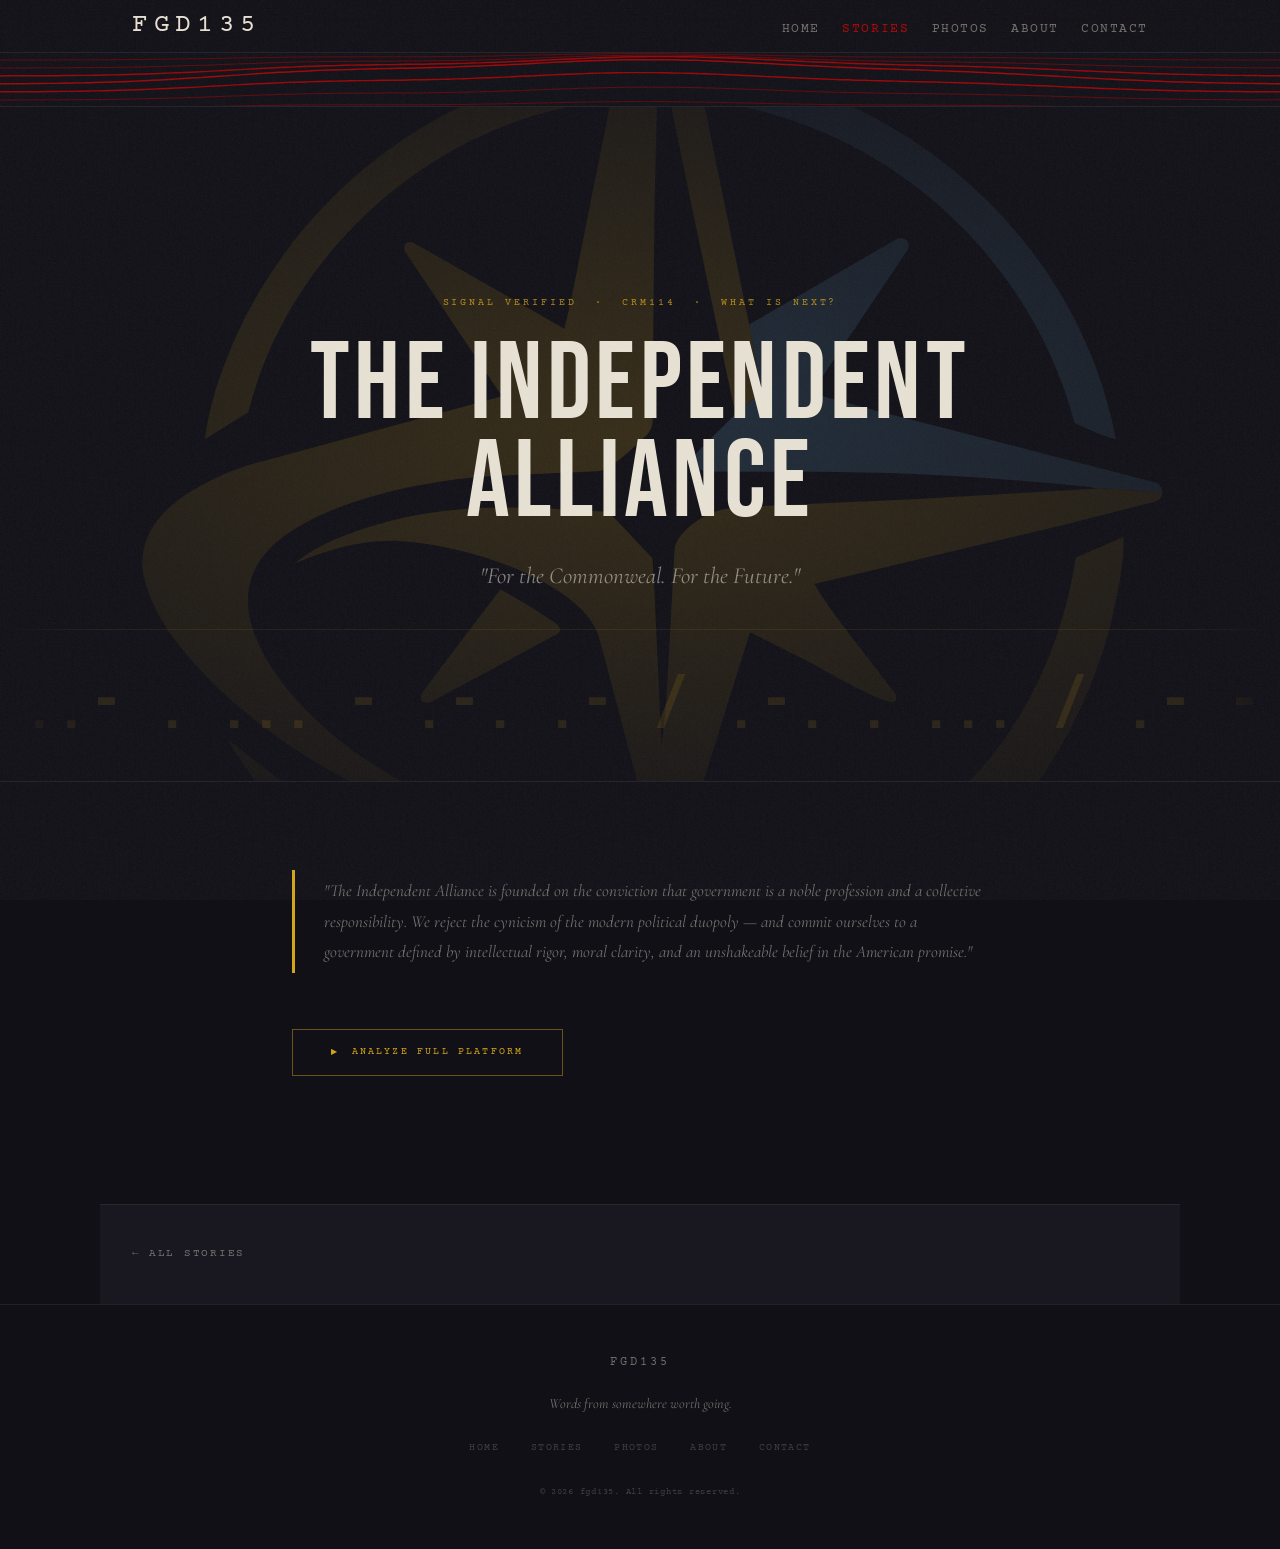
<file: NFP.html>
<!DOCTYPE html>
<html lang="en">
<head>
  <meta charset="UTF-8" />
  <meta name="viewport" content="width=device-width, initial-scale=1.0" />
  <title>The Independent Alliance — fgd135</title>
  <link rel="preconnect" href="https://fonts.googleapis.com" />
  <link rel="preconnect" href="https://fonts.gstatic.com" crossorigin />
  <link href="https://fonts.googleapis.com/css2?family=Cormorant+Garamond:ital,wght@0,300;0,400;0,500;0,600;1,300;1,400;1,500&family=Courier+Prime:ital,wght@0,400;0,700;1,400&family=Bebas+Neue&display=swap" rel="stylesheet" />
  <link rel="stylesheet" href="styles.css" />
  <link rel="icon" href="favicon.svg" type="image/svg+xml" />
  <style>
    /* ── Alliance page-specific styles — inherits all site CSS vars ── */

    /* HERO */
    .nfp-hero {
      position: relative;
      height: 75vh;
      min-height: 520px;
      overflow: hidden;
      background: var(--void);
      border-bottom: 1px solid var(--rule);
      display: flex;
      flex-direction: column;
      justify-content: center;
      align-items: center;
      text-align: center;
    }
    .nfp-logo-bg {
      position: absolute;
      width: 160%;
      height: auto;
      top: 50%;
      left: 50%;
      transform: translate(-50%, -50%);
      opacity: 0.22;
      pointer-events: none;
    }
    .nfp-vignette {
      position: absolute;
      inset: 0;
      background: radial-gradient(ellipse 85% 75% at 50% 48%,
        rgba(17,16,23,0.15) 0%,
        rgba(17,16,23,0.72) 65%,
        rgba(17,16,23,0.97) 100%);
      pointer-events: none;
    }
    .nfp-hero-content {
      position: relative;
      z-index: 10;
      padding: 0 2rem;
    }
    .nfp-callsign {
      display: block;
      font-family: var(--font-mono);
      font-size: 0.62rem;
      letter-spacing: 0.30em;
      text-transform: uppercase;
      color: var(--gold);
      opacity: 0.82;
      margin-bottom: 1.6rem;
    }
    .nfp-title {
      font-family: 'Bebas Neue', var(--font-serif);
      font-size: clamp(3.2rem, 8.5vw, 9rem);
      font-weight: 400;
      color: var(--ink);
      line-height: 0.90;
      letter-spacing: 0.04em;
      margin-bottom: 1.6rem;
    }
    .nfp-subtitle {
      font-family: var(--font-serif);
      font-style: italic;
      font-size: clamp(1.05rem, 1.8vw, 1.45rem);
      color: rgba(232,226,212,0.55);
      margin: 0;
      line-height: 1.5;
    }

    /* MORSE CODE TICKER */
    .morse-container {
      position: absolute;
      bottom: 0;
      width: 100%;
      white-space: nowrap;
      overflow: hidden;
      z-index: 8;
      padding: 0.65rem 0;
      border-top: 1px solid rgba(212,165,23,0.10);
      mask-image: linear-gradient(to right, transparent, black 8%, black 92%, transparent);
      -webkit-mask-image: linear-gradient(to right, transparent, black 8%, black 92%, transparent);
    }
    .morse-scroll {
      display: inline-block;
      font-family: 'Bebas Neue', monospace;
      font-size: clamp(2.5rem, 6vw, 6.5rem);
      color: var(--gold);
      opacity: 0.13;
      letter-spacing: 18px;
      animation: nfp-ticker 50s linear infinite;
    }
    @keyframes nfp-ticker {
      0%   { transform: translateX(0); }
      100% { transform: translateX(-50%); }
    }

    /* BODY */
    .nfp-body {
      padding: 5.5rem 2rem 8rem;
    }
    .nfp-body .container {
      max-width: 760px;
    }
    .nfp-preamble {
      font-family: var(--font-serif);
      font-size: clamp(1.25rem, 2.1vw, 1.65rem);
      font-style: italic;
      color: var(--ink);
      line-height: 1.70;
      border-left: 3px solid var(--gold);
      padding: 0.4rem 0 0.4rem 1.8rem;
      margin-bottom: 3.5rem;
    }

    /* TOGGLE */
    #platform-toggle { display: none; }
    .platform-reveal-btn {
      display: inline-flex;
      align-items: center;
      gap: 0.75rem;
      padding: 0.88rem 2.4rem;
      border: 1px solid rgba(212,165,23,0.45);
      font-family: var(--font-mono);
      font-size: 0.62rem;
      letter-spacing: 0.22em;
      text-transform: uppercase;
      color: var(--gold);
      cursor: pointer;
      background: none;
      transition: background 0.25s, border-color 0.25s;
      margin-bottom: 0;
    }
    .platform-reveal-btn::before {
      content: '▶';
      font-size: 0.48rem;
      transition: transform 0.3s;
    }
    .platform-reveal-btn:hover {
      background: rgba(212,165,23,0.06);
      border-color: var(--gold);
    }
    #platform-toggle:checked ~ .platform-reveal-btn { display: none; }

    .full-platform {
      max-height: 0;
      overflow: hidden;
      transition: max-height 1.2s cubic-bezier(0.4,0,0.2,1);
    }
    #platform-toggle:checked ~ .full-platform {
      max-height: 60000px;
    }

    /* SIGNAL STRENGTH BOX */
    .signal-box {
      position: relative;
      border: 1px solid rgba(212,165,23,0.25);
      background: rgba(212,165,23,0.018);
      padding: 2.8rem;
      margin: 4rem 0 3rem;
    }
    .signal-box::before {
      content: 'OPERATIONAL STATUS';
      position: absolute;
      top: -0.62rem;
      left: 2.2rem;
      background: var(--void);
      padding: 0 0.8rem;
      font-family: var(--font-mono);
      font-size: 0.54rem;
      letter-spacing: 0.24em;
      text-transform: uppercase;
      color: var(--gold);
      opacity: 0.65;
    }
    .signal-meter-label {
      display: flex;
      justify-content: space-between;
      align-items: baseline;
      font-family: var(--font-mono);
      font-size: 0.58rem;
      letter-spacing: 0.14em;
      text-transform: uppercase;
      color: var(--ink-muted);
      margin-bottom: 0.75rem;
    }
    .signal-meter-label span:last-child {
      color: var(--gold);
      opacity: 0.75;
    }
    .signal-track {
      width: 100%;
      height: 5px;
      background: var(--surface-3);
      border-radius: 1px;
      overflow: hidden;
    }
    .signal-fill {
      width: 0;
      height: 100%;
      background: var(--gold);
      box-shadow: 0 0 10px rgba(212,165,23,0.55);
      transition: width 2.8s ease-out;
    }
    .signal-fill.animated { width: 78%; }
    .signal-box-title {
      font-family: 'Bebas Neue', var(--font-serif);
      font-size: 1.55rem;
      letter-spacing: 0.06em;
      color: var(--ink);
      margin: 2rem 0 0.6rem;
    }
    .signal-box-body {
      font-family: var(--font-serif);
      font-size: 0.95rem;
      color: var(--ink-muted);
      line-height: 1.65;
      margin-bottom: 0;
    }
    .signal-btn-row {
      display: flex;
      gap: 1rem;
      margin-top: 2rem;
    }
    .signal-btn {
      flex: 1;
      text-align: center;
      padding: 0.78rem 1rem;
      border: 1px solid rgba(212,165,23,0.35);
      font-family: var(--font-mono);
      font-size: 0.58rem;
      letter-spacing: 0.18em;
      text-transform: uppercase;
      color: var(--gold);
      text-decoration: none;
      transition: background 0.2s;
    }
    .signal-btn:hover { background: rgba(212,165,23,0.08); }
    .signal-btn.dim { border-color: var(--rule-mid); color: var(--ink-muted); }
    .signal-btn.dim:hover { background: rgba(232,226,212,0.04); color: var(--ink); }

    /* PLATFORM SECTIONS */
    .nfp-section-head {
      font-family: 'Bebas Neue', var(--font-serif);
      font-size: 2rem;
      letter-spacing: 0.06em;
      color: var(--gold);
      margin: 4.5rem 0 1.4rem;
      padding-bottom: 0.6rem;
      border-bottom: 1px solid rgba(212,165,23,0.16);
    }
    .nfp-section-head:first-of-type { margin-top: 3rem; }
    .nfp-body p {
      font-family: var(--font-serif);
      font-size: 1.06rem;
      color: var(--ink-muted);
      line-height: 1.78;
    }
    .nfp-list {
      list-style: none;
      padding: 0;
      margin: 0 0 0.5rem;
    }
    .nfp-list li {
      padding: 1rem 0 1rem 1.6rem;
      border-left: 1px solid rgba(212,165,23,0.20);
      border-bottom: 1px solid var(--rule);
      font-family: var(--font-serif);
      font-size: 1.04rem;
      color: var(--ink-muted);
      line-height: 1.65;
    }
    .nfp-list li:first-child { border-top: 1px solid var(--rule); }
    .nfp-list li strong {
      color: var(--ink);
      font-weight: 500;
      display: block;
      margin-bottom: 0.25rem;
    }

    /* PILLAR KEYWORD BADGE */
    .pillar-keyword {
      display: inline-block;
      font-family: 'Bebas Neue', sans-serif;
      font-size: 0.68rem;
      letter-spacing: 0.28em;
      color: var(--gold);
      border: 1px solid rgba(212,165,23,0.40);
      padding: 0.18rem 0.8rem 0.14rem;
      margin-right: 0.75rem;
      vertical-align: middle;
      position: relative;
      top: -0.08em;
    }

    /* PHASE HEADING */
    .phase-head {
      font-family: var(--font-mono);
      font-size: 0.60rem;
      letter-spacing: 0.22em;
      text-transform: uppercase;
      color: var(--gold);
      opacity: 0.65;
      margin: 3.2rem 0 0.75rem;
    }

    /* BLOCKQUOTE PULL */
    .nfp-pull {
      font-family: var(--font-serif);
      font-style: italic;
      font-size: 1.06rem;
      color: var(--ink-muted);
      border-left: 2px solid rgba(212,165,23,0.30);
      padding-left: 1.4rem;
      margin: 2rem 0;
      line-height: 1.75;
    }

    /* CLOSING */
    .nfp-motto {
      text-align: center;
      padding: 5rem 0 0;
      opacity: 0.35;
    }
    .nfp-motto span {
      display: block;
      font-family: var(--font-mono);
      font-size: 0.65rem;
      letter-spacing: 0.34em;
      text-transform: uppercase;
      color: var(--ink-muted);
    }
    .nfp-motto-rule {
      width: 40px;
      height: 1px;
      background: var(--rule-mid);
      margin: 1.2rem auto;
    }

    /* READER NAV */
    .reader-nav {
      display: flex;
      justify-content: space-between;
      align-items: center;
      padding: 2.5rem 2rem;
      border-top: 1px solid var(--rule);
      max-width: 1080px;
      margin: 0 auto;
    }

    @media (max-width: 620px) {
      .signal-btn-row  { flex-direction: column; }
      .nfp-title       { font-size: clamp(2.8rem, 14vw, 5.5rem); }
      .nfp-hero        { min-height: 460px; }
      .signal-box      { padding: 2rem 1.5rem; }
    }
  </style>
</head>
<body>

<!-- ─── NAV ──────────────────────────────────────────── -->
<nav>
  <div class="nav-inner">
    <a class="nav-logo" href="index.html">fgd135</a>
    <ul class="nav-links">
      <li><a href="index.html">Home</a></li>
      <li><a href="stories.html" class="active">Stories</a></li>
      <li><a href="photos.html">Photos</a></li>
      <li><a href="index.html">About</a></li>
      <li><a href="index.html">Contact</a></li>
    </ul>
    <button class="nav-burger" onclick="document.getElementById('mobileMenu').classList.toggle('open')" aria-label="Menu">
      <span></span><span></span><span></span>
    </button>
  </div>
</nav>

<div class="signal-strip" aria-hidden="true"><svg class="strip-svg" viewBox="0 0 800 55" xmlns="http://www.w3.org/2000/svg" preserveAspectRatio="xMidYMid meet"></svg></div>

<div class="mobile-menu" id="mobileMenu">
  <button class="mobile-close" onclick="document.getElementById('mobileMenu').classList.toggle('open')">✕ Close</button>
  <a href="index.html">Home</a>
  <a href="stories.html">Stories</a>
  <a href="photos.html">Photos</a>
  <a href="index.html">About</a>
  <a href="index.html">Contact</a>
</div>

<!-- ─── HERO ──────────────────────────────────────────── -->
<div class="nfp-hero" id="nfpHero">

  <!-- Party logo watermark — colors remapped to site palette -->
  <svg class="nfp-logo-bg" viewBox="0 0 1920 1080" xmlns="http://www.w3.org/2000/svg" aria-hidden="true">
    <g>
      <path style="fill:#6aafd4" d="M1449.67,586.68l-29.06-3.34c-11.55-1.33-22.98-2.08-33.91-1.45.12-.15-2.48-1.45-3.38-1.54-87.62-8.91-174.11-14.05-262.25-14.25l-97.71-.22c-4.47,0-9.73-3.36-10.87-6.46-1.29-3.48-.75-9.99,1.74-12.45l33.49-33.16c7.72-7.64,16.89-13.48,24.8-22.92-.04-6.97-1.69-15.81-2.98-23.01l-7.19-39.92,139.31-80.67c1.87-1.08,7.48.62,8.86,2.11s1.78,6.49.44,8.48l-90.37,134.65,60.89,16.29,156.9,40.27,103.32,26.6c5.35,1.38,8.54,6.61,7.97,10.98Z"/>
      <path style="fill:#6aafd4" d="M1367.44,520.3c-39.03-147.96-161.39-265.06-310.88-296.36l-8.56-29.51c-.3-1.04-.14-3.78.43-4.57.76-1.05,4.2-1.69,6-1.32,173.18,35.79,318.31,170.22,351.74,347.03-15.35-3.91-25.39-9.64-38.73-15.27Z"/>
    </g>
    <g>
      <path style="fill:#d4a517" d="M1062.34,427.96l7.19,39.92c1.3,7.19,2.94,16.04,2.98,23.01-7.91,9.44-17.08,15.27-24.8,22.92.29-.94,1.09-5.12.77-6.6l-40.9-194.21-30.29-148.27-3.86,158.02-1.68,195.87c-.05,5.36-2.5,10.26-6.02,13.53-9.45,8.79-33.9,32.9-45.83,33.44l-97.55,4.43c-59.87,2.72-172.69,24.49-213.37,72.3-36.35,42.72-5.81,97.06,24.85,132.95,28.24,32.35,61.63,58.19,99.39,79.12,46.58,27.63,94.98,46.51,147.17,65.14-126.88-15.89-276.62-92.32-354.56-193.33-12.96-16.8-22.93-34.87-29.11-54.73-12.15-39.07,10.99-67.96,42.54-87.17,19.89-12.11,39.89-20.83,62.7-27.01l228.61-61.98-91.12-136.18c-.89-1.32-.29-5.07.37-6.33s5.35-2.89,7.44-1.7l141.77,80.76c7.7-29.87,12.21-56.51,17.98-85.24l61.84-308.24c.55-2.75,3.73-5.87,5.6-6.5,2.13-.72,7.32,1.9,7.94,4.94l79.95,391.15Z"/>
      <path style="fill:#d4a517" d="M1386.69,581.89c10.93-.63,22.36.13,33.91,1.45l29.06,3.34c-.56,4.25-3.39,6.51-8.04,7.7l-83.94,21.43-83.87,19.9-150.45,35.52c12.07,20.22,25.64,37.49,39.89,56l35.6,46.23c1.28,1.66,1.72,6.19.64,7.46-6.17,7.21-71.8-32.13-84.04-38.26l-6.56-3.29-45.72-22.83-70.86,226.08c-.71,2.26-4.69,4.87-6.58,4.53-1.61-.29-4.96-2.91-5.44-4.71l-58.33-220c-4.65-17.54-18.66-30.27-32.75-40.59-39.17-28.69-104.98-47.81-153.03-50.76-34.88-2.14-66.17,7.06-100.08,21,15.09-12.77,33.17-21.35,52.78-28.45,84.99-30.73,152.88-24.99,241.65-20.14l41.2,43.74,1.46,23.96,7.02,152.24c4.15-29.94,5.52-59.84,7.17-90.74l4.92-92.52c.78-14.64,20.45-29.4,32.53-34.62,13.13-5.67,25.74-6.24,39.29-6.86l152.38-7.02,170.18-9.78Z"/>
      <path style="fill:#d4a517" d="M632.25,861.3c89.27,58.6,191.83,100.36,298.27,114.17,8.42,1.09,15.97,1.43,24.96,1.96,122.39,7.14,242.41-39.84,323.57-132.25,49.03-55.83,78.13-125.35,89.47-198.63l44.61-19.36c2,23.95-9.52,75.84-16.68,99.25-36.27,118.52-111.81,211.23-224.37,264.65-156.6,74.32-349.81,46.85-488.37-53.52-44.74-32.41-82.78-73-110.29-120.52,20.54,15.98,38.07,30.6,58.84,44.24Z"/>
      <path style="fill:#d4a517" d="M894.21,223.56c-142.84,29.25-265.75,144.09-301.29,286.41l-40.85,25.57c4.23-31.57,13.53-59.92,25.76-88.36,46.49-108.08,133.49-192.14,242.59-236.32,13.15-5.33,73.28-24.74,81.08-21.54,4.67,1.92-5.59,28-7.29,34.23Z"/>
      <path style="fill:#d4a517" d="M879.73,719.63l-115.73,62.26c-2.1,1.13-6.33.6-7.71-.28-1.65-1.05-2.16-6.41-.85-8.14l73.52-97.1c19.01,10.01,37.67,21.55,53.58,32.74,1.46,1.03,2.87,4.82,2.53,6.18s-2.41,2.76-5.34,4.33Z"/>
    </g>
  </svg>

  <!-- Dark radial vignette -->
  <div class="nfp-vignette"></div>

  <!-- Hero text -->
  <div class="nfp-hero-content">
    <span class="nfp-callsign">Signal Verified &nbsp;·&nbsp; CRM114 &nbsp;·&nbsp; What Is Next?</span>
    <h1 class="nfp-title">The Independent<br>Alliance</h1>
    <p class="nfp-subtitle">"For the Commonweal. For the Future."</p>
  </div>

  <!-- Morse code scrolling ticker -->
  <div class="morse-container" aria-hidden="true">
    <span class="morse-scroll">
      ...- . ... - .-. .- / .-. . ... / .- --. .. - ..- .-. &nbsp;&nbsp;&nbsp;&nbsp; ...- . ... - .-. .- / .-. . ... / .- --. .. - ..- .-. &nbsp;&nbsp;&nbsp;&nbsp; ...- . ... - .-. .- / .-. . ... / .- --. .. - ..- .-. &nbsp;&nbsp;&nbsp;&nbsp; ...- . ... - .-. .- / .-. . ... / .- --. .. - ..- .-. &nbsp;&nbsp;&nbsp;&nbsp;
    </span>
  </div>

</div>

<!-- ─── CONTENT ───────────────────────────────────────── -->
<div class="nfp-body">
  <div class="container">

    <input type="checkbox" id="platform-toggle">

    <p class="nfp-preamble">
      "The Independent Alliance is founded on the conviction that government is a noble profession and a collective responsibility. We reject the cynicism of the modern political duopoly — and commit ourselves to a government defined by intellectual rigor, moral clarity, and an unshakeable belief in the American promise."
    </p>

    <label for="platform-toggle" class="platform-reveal-btn">
      Analyze Full Platform
    </label>

    <div class="full-platform">

      <h2 class="nfp-section-head">I. Guiding Philosophy — Practical Idealism</h2>
      <p>Inspired by the principle that "decisions are made by those who show up," the Independent Alliance commits to a government of intellectual rigor, moral clarity, and genuine service. We are not the party of the loudest voice. We are the party of the best idea — and the discipline to see it through.</p>
      <p>We believe in the power of the expert, the stability of the law, and the capacity of the American people to hear the hard truth. We are the party of <em>What's Next?</em></p>

      <!-- Signal Strength Box -->
      <div class="signal-box">
        <div class="signal-meter-label">
          <span>Strategic Signal Strength</span>
          <span id="signalPct">0% Encrypted</span>
        </div>
        <div class="signal-track">
          <div class="signal-fill" id="signalFill"></div>
        </div>
        <p class="signal-box-title">Operation: Commonweal Initiative</p>
        <p class="signal-box-body">One hundred days. Five pillars. A government that answers to the governed. The frequency is open. The channel is clear. We require operational citizens — not donors, not spectators. Citizens.</p>
        <div class="signal-btn-row">
          <a href="#" class="signal-btn">Join the Alliance</a>
          <a href="#" class="signal-btn dim">Read the Vow</a>
        </div>
      </div>

      <h2 class="nfp-section-head">II. The Five Pillars</h2>

      <ul class="nfp-list">
        <li>
          <strong><span class="pillar-keyword">Free</span> The Sanctity of the Individual</strong>
          The Privacy Covenant: the government has no business in the bedrooms or private consciences of its citizens. We protect the constitutional right to be left alone. Economic Liberty: a marketplace that rewards innovation and hard work, stripped of corporate subsidies that stifle competition — and guaranteeing a fair start for every entrepreneur.
        </li>
        <li>
          <strong><span class="pillar-keyword">Fair</span> The Architecture of Opportunity</strong>
          Education as the Great Equalizer: universal access to high-quality early learning, and a federal commitment that no "best and brightest" student is barred from a public university due to the size of their bank account. Systemic Integrity: Ranked Choice Voting and independent redistricting to end the era of safe seats. Politicians should have to work for your vote, every single time.
        </li>
        <li>
          <strong><span class="pillar-keyword">Strong</span> The Shield of Liberty</strong>
          National defense centered on technological primacy — cyber-defense, satellite security, advanced intelligence. The Proportional Plus Doctrine: a nation of peace, but our deterrent is absolute. If diplomacy fails, the American response will be swift, decisive, and technologically overwhelming. We do not send our citizens into forever wars.
        </li>
        <li>
          <strong><span class="pillar-keyword">Independent</span> The End of the Machine</strong>
          The Glass House Mandate: every Alliance representative publishes their professional calendar in real-time and accepts a total ban on individual stock trading for members and their families. The Alliance accepts zero corporate PAC money. Our independence is funded by the citizens we serve. Our only debt is to the Constitution.
        </li>
        <li>
          <strong><span class="pillar-keyword">Charitable</span> The Moral Obligation — <em>Caritas</em></strong>
          Charitable here does not mean charity in the thin sense. It means <em>Caritas</em> — the Latin concept of social love and responsibility for one's neighbor. The Global Health Mandate: we lead the world in fighting pandemics and eradicating preventable diseases. The Veteran Covenant: the care of our veterans is a sacred, non-negotiable debt — a modernized VA that treats mental health and physical wounds with equal urgency.
        </li>
      </ul>

      <h2 class="nfp-section-head">III. The Alliance Vow</h2>
      <p>We believe in the power of the expert, the stability of the law, and the capacity of the American people to hear the hard truth.</p>
      <p class="nfp-pull">"We are a small group of thoughtful, committed citizens. We intend to change the world."</p>
      <p>We are the party of <em>What's Next?</em></p>

      <h2 class="nfp-section-head">IV. First 100 Days — The Commonweal Initiative</h2>
      <p style="font-style:italic; color:var(--ink-muted);">"Restoring the Republic through Practical Idealism."</p>
      <p>This is not a list of bills. It is a series of Big Bang moves designed to shock the system back into a state of high-functioning service. It moves fast, relies on experts, and treats the American public like adults.</p>

      <p class="phase-head">Phase 1 — The Integrity Initiative &middot; Days 1–20</p>
      <ul class="nfp-list">
        <li>
          <strong>Day 1 — Executive Order 001: The Glass House Mandate</strong>
          All executive branch appointees immediately place individual stocks into blind trusts and publish their professional calendars in real-time.
        </li>
        <li>
          <strong>Day 5 — The "Unbought" Act</strong>
          Federal tax credits for small-dollar donations to independent candidates; a ban on all corporate PAC contributions to Alliance members.
        </li>
        <li>
          <strong>Day 15 — The Summit on Civic Trust</strong>
          Leaders from all 50 states convene at the White House to draft a framework for National Ranked Choice Voting and independent redistricting.
        </li>
      </ul>

      <p class="phase-head">Phase 2 — The Architecture of Opportunity &middot; Days 21–50</p>
      <ul class="nfp-list">
        <li>
          <strong>Day 25 — The "Great Equalizer" Education Bill</strong>
          A massive federal grant program for Universal Pre-K and the Alliance Scholarship Fund: a federal-state match to zero out tuition for high-performing students at public universities.
        </li>
        <li>
          <strong>Day 40 — The Big Bang Social Security Summit</strong>
          A closed-door, bipartisan commission of economists and actuaries to finalize a 75-year solvency plan — based on math, not politics.
        </li>
        <li>
          <strong>Day 45 — Fair Start Tax Reform</strong>
          A simplified tax code that closes the Carried Interest loophole and redirects those funds into a National Innovation Fund for small businesses and entrepreneurs.
        </li>
      </ul>

      <p class="phase-head">Phase 3 — The Shield &amp; The Covenant &middot; Days 51–80</p>
      <ul class="nfp-list">
        <li>
          <strong>Day 55 — The Defense Modernization Act</strong>
          A strategic pivot of the defense budget: $40 billion reallocated from legacy systems into the Impenetrable Shield — total hardening of the U.S. electrical grid, satellite arrays, and cyber-warfare commands.
        </li>
        <li>
          <strong>Day 65 — The Veteran Covenant Surge</strong>
          Emergency funding to eliminate the VA backlog and integrate private-sector mental health providers into the VA network. Immediate care for PTSD and invisible wounds is a non-negotiable obligation.
        </li>
        <li>
          <strong>Day 75 — The Global Health Accord</strong>
          A global summit to fund the eradication of three preventable diseases — proving that a Strong America is a Charitable America.
        </li>
      </ul>

      <p class="phase-head">Phase 4 — The State of the Commonweal &middot; Days 81–100</p>
      <ul class="nfp-list">
        <li>
          <strong>Day 90 — The National Town Hall</strong>
          A prime-time, televised address: a Report Card on the first 90 days — admitting where we hit snags and explaining the data behind the next 100.
        </li>
        <li>
          <strong>Day 100 — The Commonweal Legislative Package</strong>
          The final, unified bill codifying the Free, Fair, Strong, Independent, and Charitable pillars into federal law.
        </li>
      </ul>

      <p style="font-style:italic; margin-top:2.5rem;">Every Tuesday night during these 100 days, the President hosts a Lecture Series from the East Room — Nobel laureates, retired generals, teachers — explaining the science and data behind these policies. We are not just passing laws. We are educating the electorate.</p>

      <div class="nfp-motto">
        <div class="nfp-motto-rule"></div>
        <span>Vestra Res Agitur &nbsp;·&nbsp; What Is Next?</span>
        <div class="nfp-motto-rule"></div>
      </div>

    </div><!-- end .full-platform -->

  </div>
</div>

<!-- ─── READER NAV ────────────────────────────────────── -->
<div class="reader-nav">
  <a class="btn-text dim" href="stories.html">← All stories</a>
</div>

<!-- ─── FOOTER ───────────────────────────────────────── -->
<footer>
  <div class="footer-inner" style="max-width:1080px;margin:0 auto;">
    <div class="site-name">fgd135</div>
    <p class="footer-motto">Words from somewhere worth going.</p>
    <div class="footer-links">
      <a href="index.html">Home</a>
      <a href="stories.html">Stories</a>
      <a href="photos.html">Photos</a>
      <a href="index.html">About</a>
      <a href="index.html">Contact</a>
    </div>
    <div class="footer-copy">© 2026 fgd135. All rights reserved.</div>
  </div>
</footer>

<script src="signal-strip.js"></script>
<script>
  // Animate the signal fill meter when platform is revealed
  (function() {
    const fill   = document.getElementById('signalFill');
    const pct    = document.getElementById('signalPct');
    const toggle = document.getElementById('platform-toggle');
    let animated = false;

    function animateMeter() {
      if (animated) return;
      animated = true;
      fill.classList.add('animated');
      let val = 0;
      const target = 78;
      const step = () => {
        val = Math.min(val + 1, target);
        pct.textContent = val + '% Encrypted';
        if (val < target) requestAnimationFrame(step);
      };
      requestAnimationFrame(step);
    }

    toggle.addEventListener('change', function() {
      if (this.checked) setTimeout(animateMeter, 400);
    });

    const obs = new IntersectionObserver(entries => {
      if (entries[0].isIntersecting && toggle.checked) animateMeter();
    }, { threshold: 0.3 });
    if (fill) obs.observe(fill);
  })();
</script>
</body>
</html>
</file>
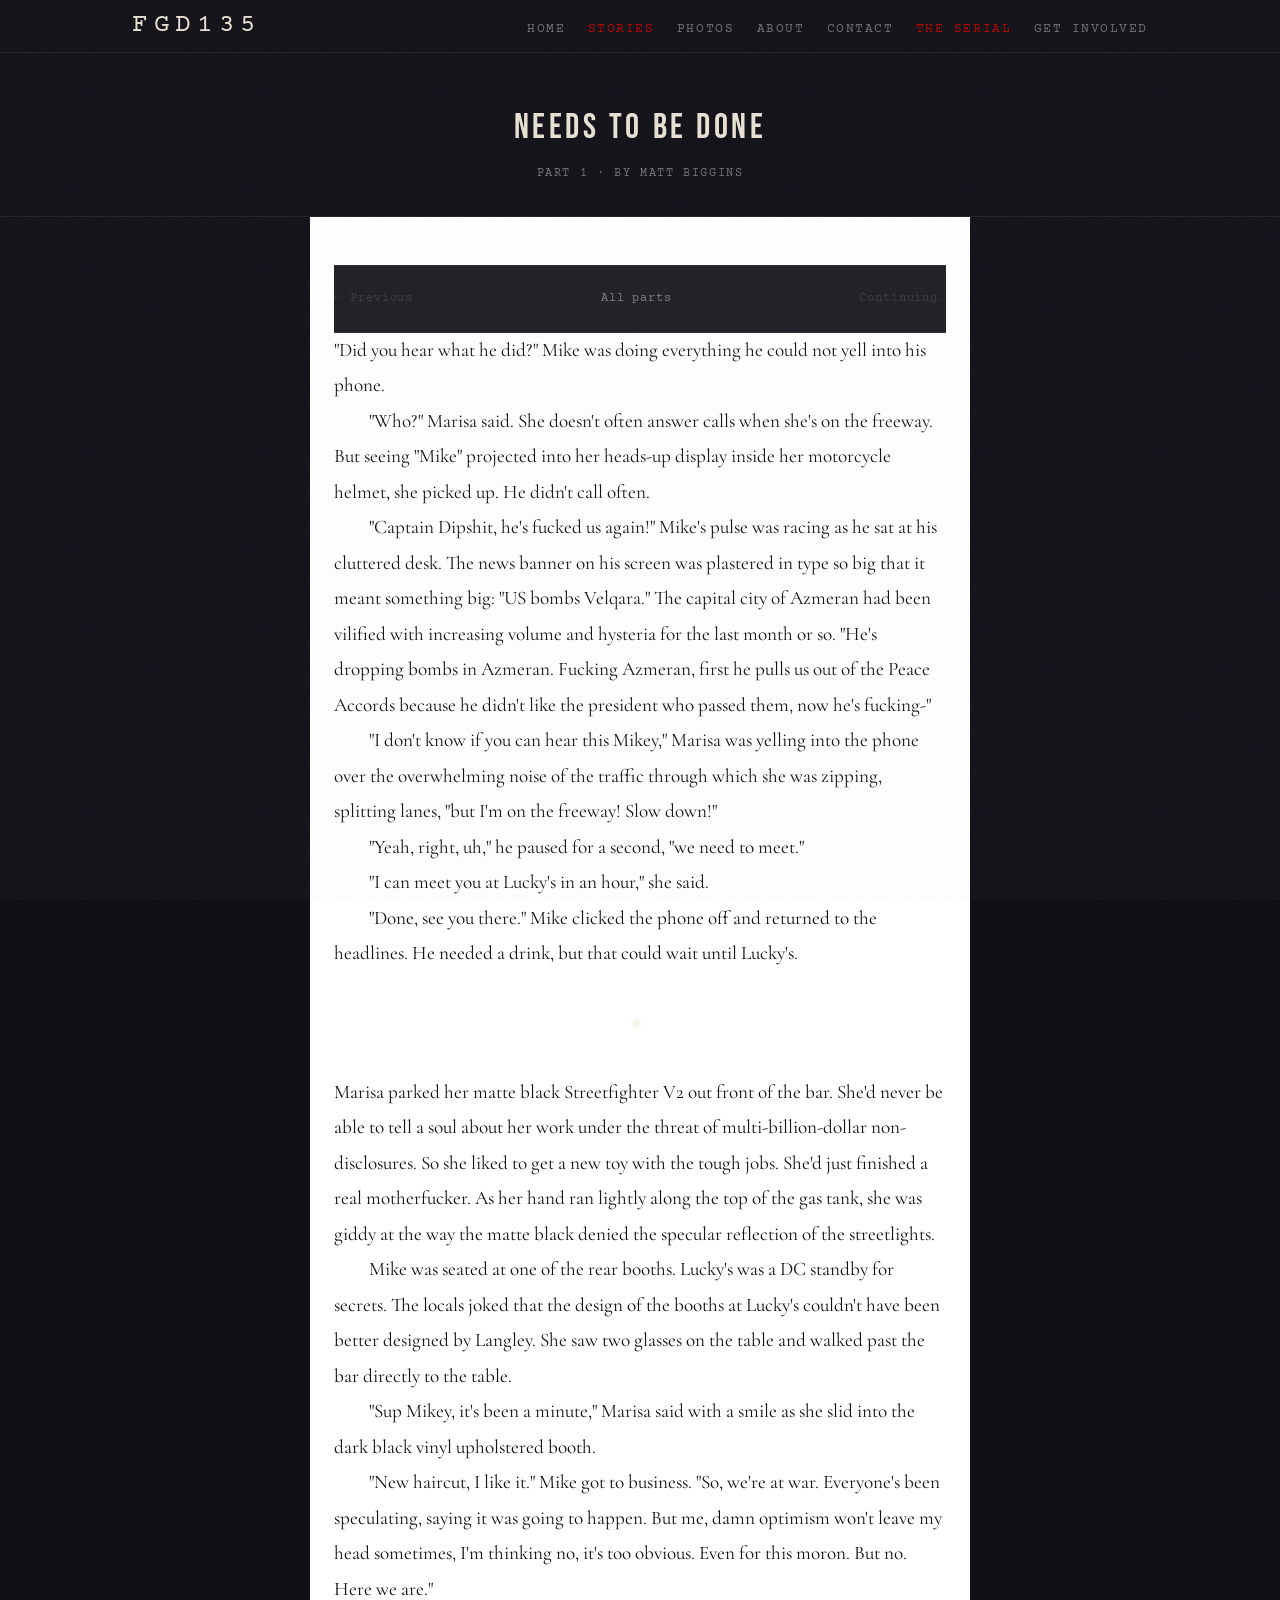
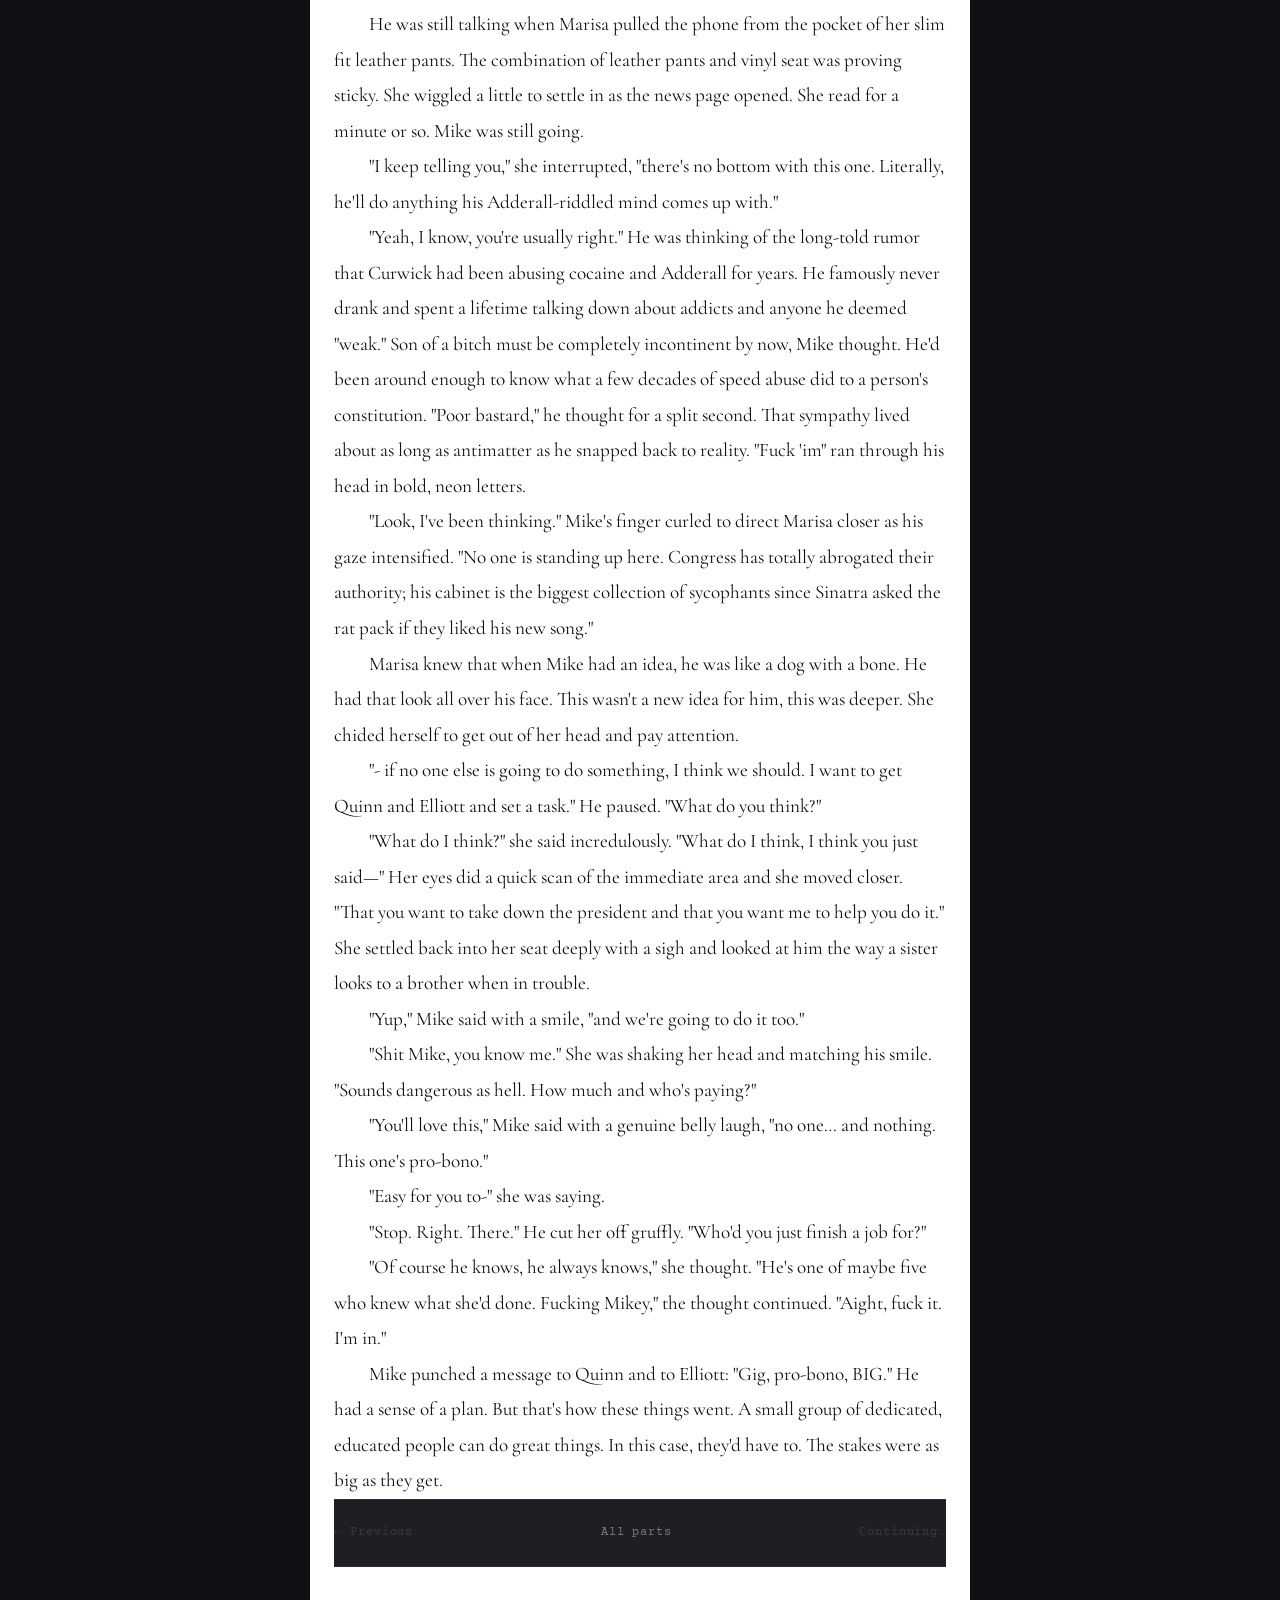
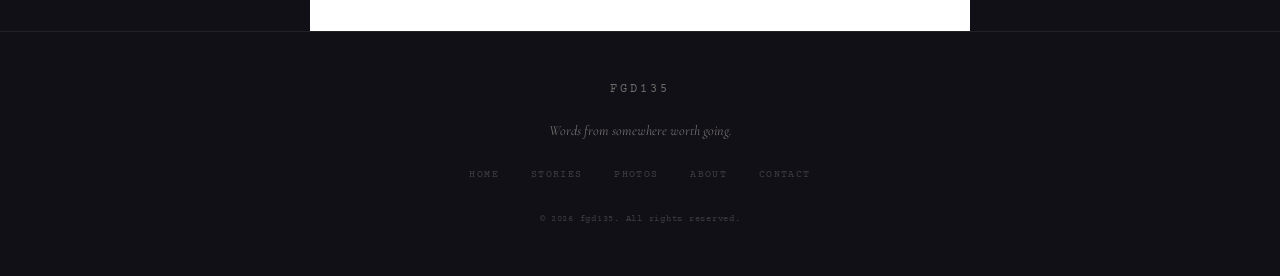
<file: ntbd-001.html>
<!DOCTYPE html>
<html lang="en">
<head>
  <meta charset="UTF-8" />
  <meta name="viewport" content="width=device-width, initial-scale=1.0" />
  <title>Needs to be done &middot; Part 1 &mdash; fgd135</title>
  <meta name="description" content="Needs to be done &mdash; Part 1. A political thriller in daily installments." />
  <meta property="og:title" content="Needs to be done &middot; Part 1 &mdash; fgd135" />
  <meta property="og:url" content="https://fgd135.com/ntbd-001.html" />
  <meta property="og:type" content="article" />
  <link rel="icon" href="favicon.svg" type="image/svg+xml" />
  <link rel="preconnect" href="https://fonts.googleapis.com" />
  <link rel="preconnect" href="https://fonts.gstatic.com" crossorigin />
  <link href="https://fonts.googleapis.com/css2?family=Cormorant+Garamond:ital,wght@0,300;0,400;0,500;1,300;1,400;1,500&family=Courier+Prime:ital,wght@0,400;1,400&family=Bebas+Neue&display=swap" rel="stylesheet" />
  <link rel="stylesheet" href="styles.css" />

  <style>
    /* ── Serial reading styles ────────────────────────── */
    .page { display: block !important; }

    .serial-header {
      padding: 2.8rem 1.5rem 2rem;
      text-align: center;
      border-bottom: 1px solid var(--rule, #1e2030);
    }
    .serial-story-link {
      font-family: 'Bebas Neue', sans-serif;
      font-size: clamp(1.5rem, 3.5vw, 2.2rem);
      letter-spacing: 0.1em;
      color: var(--ink, #d4cec6);
      text-decoration: none;
      display: block;
    }
    .serial-story-link:hover { color: var(--crimson, #b30505); }
    .serial-part-label {
      display: block;
      font-family: 'Courier Prime', monospace;
      font-size: 0.72rem;
      letter-spacing: 0.14em;
      text-transform: uppercase;
      color: var(--ink-muted, #6a6a7a);
      margin-top: 0.4rem;
    }

    /* ── Reading column ───────────────────────────────── */
    .serial-body {
      max-width: 660px;
      margin: 0 auto;
      padding: 3rem 1.5rem 4rem;
    }

    .serial-body p.para {
      font-family: 'Cormorant Garamond', serif;
      font-size: clamp(1.05rem, 2vw, 1.2rem);
      line-height: 1.85;
      color: var(--ink, #d4cec6);
      margin: 0;
      text-indent: 1.8em;
    }
    .serial-body p.para.no-indent {
      text-indent: 0;
    }

    /* Scene break */
    .serial-body .scene-break {
      text-align: center;
      color: var(--ink-muted, #6a6a7a);
      font-size: 0.95rem;
      letter-spacing: 0.4em;
      margin: 2.4rem 0;
      user-select: none;
    }

    /* ── Prev / Next nav ──────────────────────────────── */
    .serial-nav {
      display: flex;
      justify-content: space-between;
      align-items: center;
      padding: 1.4rem 0;
      border-top: 1px solid var(--rule, #1e2030);
      font-family: 'Courier Prime', monospace;
      font-size: 0.78rem;
      letter-spacing: 0.07em;
    }
    .serial-nav a {
      color: var(--ink-muted, #6a6a7a);
      text-decoration: none;
      transition: color 0.18s;
    }
    .serial-nav a:hover { color: var(--crimson, #b30505); }
    .serial-nav .disabled { color: var(--ink-muted, #6a6a7a); opacity: 0.3; }
  </style>

</head>
<body>

<nav>
  <div class="nav-inner">
    <a class="nav-logo" href="index.html">fgd135</a>
    <ul class="nav-links">
      <li><a href="index.html">Home</a></li>
      <li><a href="stories.html" class="active">Stories</a></li>
      <li><a href="photos.html">Photos</a></li>
      <li><a href="index.html#about">About</a></li>
      <li><a href="index.html#contact">Contact</a></li>
      <li><a href="ntbd.html" class="active">The Serial</a></li>
      <li><a href="UI.html">Get Involved</a></li>
    </ul>
    <button class="nav-burger" onclick="document.getElementById('mobileMenu').classList.toggle('open')" aria-label="Menu">
      <span></span><span></span><span></span>
    </button>
  </div>
</nav>

<div class="mobile-menu" id="mobileMenu">
  <button class="mobile-close" onclick="document.getElementById('mobileMenu').classList.remove('open')">✕ Close</button>
  <a href="index.html">Home</a>
  <a href="stories.html">Stories</a>
  <a href="photos.html">Photos</a>
  <a href="index.html#about">About</a>
  <a href="index.html#contact">Contact</a>
  <a href="ntbd.html">The Serial</a>
  <a href="UI.html">Get Involved</a>
</div>

<div class="page">

  <div class="serial-header">
    <a class="serial-story-link" href="ntbd.html">Needs to be Done</a>
    <span class="serial-part-label">Part 1 &middot; By Matt Biggins</span>
  </div>

  <main class="serial-body">

    <nav class="serial-nav" aria-label="Story navigation">
      <span class="disabled">&larr; Previous</span>
      <a href="ntbd.html">All parts</a>
      <span class="disabled continuing">Continuing&hellip;</span>
    </nav>

    <p class="para no-indent">"Did you hear what he did?" Mike was doing everything he could not yell into his phone.</p>
    <p class="para">"Who?" Marisa said. She doesn't often answer calls when she's on the freeway. But seeing "Mike" projected into her heads-up display inside her motorcycle helmet, she picked up. He didn't call often.</p>
    <p class="para">"Captain Dipshit, he's fucked us again!" Mike's pulse was racing as he sat at his cluttered desk. The news banner on his screen was plastered in type so big that it meant something big: "US bombs Velqara." The capital city of Azmeran had been vilified with increasing volume and hysteria for the last month or so. "He's dropping bombs in Azmeran. Fucking Azmeran, first he pulls us out of the Peace Accords because he didn't like the president who passed them, now he's fucking-"</p>
    <p class="para">"I don't know if you can hear this Mikey," Marisa was yelling into the phone over the overwhelming noise of the traffic through which she was zipping, splitting lanes, "but I'm on the freeway! Slow down!"</p>
    <p class="para">"Yeah, right, uh," he paused for a second, "we need to meet."</p>
    <p class="para">"I can meet you at Lucky's in an hour," she said.</p>
    <p class="para">"Done, see you there." Mike clicked the phone off and returned to the headlines. He needed a drink, but that could wait until Lucky's.</p>
    <div class="scene-break" aria-hidden="true">◈</div>
    <p class="para no-indent">Marisa parked her matte black Streetfighter V2 out front of the bar. She'd never be able to tell a soul about her work under the threat of multi-billion-dollar non-disclosures. So she liked to get a new toy with the tough jobs. She'd just finished a real motherfucker. As her hand ran lightly along the top of the gas tank, she was giddy at the way the matte black denied the specular reflection of the streetlights.</p>
    <p class="para">Mike was seated at one of the rear booths. Lucky's was a DC standby for secrets. The locals joked that the design of the booths at Lucky's couldn't have been better designed by Langley. She saw two glasses on the table and walked past the bar directly to the table.</p>
    <p class="para">"Sup Mikey, it's been a minute," Marisa said with a smile as she slid into the dark black vinyl upholstered booth.</p>
    <p class="para">"New haircut, I like it." Mike got to business. "So, we're at war. Everyone's been speculating, saying it was going to happen. But me, damn optimism won't leave my head sometimes, I'm thinking no, it's too obvious. Even for this moron. But no. Here we are."</p>
    <p class="para">He was still talking when Marisa pulled the phone from the pocket of her slim fit leather pants. The combination of leather pants and vinyl seat was proving sticky. She wiggled a little to settle in as the news page opened. She read for a minute or so. Mike was still going.</p>
    <p class="para">"I keep telling you," she interrupted, "there's no bottom with this one. Literally, he'll do anything his Adderall-riddled mind comes up with."</p>
    <p class="para">"Yeah, I know, you're usually right." He was thinking of the long-told rumor that Curwick had been abusing cocaine and Adderall for years. He famously never drank and spent a lifetime talking down about addicts and anyone he deemed "weak." Son of a bitch must be completely incontinent by now, Mike thought. He'd been around enough to know what a few decades of speed abuse did to a person's constitution. "Poor bastard," he thought for a split second. That sympathy lived about as long as antimatter as he snapped back to reality. "Fuck 'im" ran through his head in bold, neon letters.</p>
    <p class="para">"Look, I've been thinking." Mike's finger curled to direct Marisa closer as his gaze intensified. "No one is standing up here. Congress has totally abrogated their authority; his cabinet is the biggest collection of sycophants since Sinatra asked the rat pack if they liked his new song."</p>
    <p class="para">Marisa knew that when Mike had an idea, he was like a dog with a bone. He had that look all over his face. This wasn't a new idea for him, this was deeper. She chided herself to get out of her head and pay attention.</p>
    <p class="para">"- if no one else is going to do something, I think we should. I want to get Quinn and Elliott and set a task." He paused. "What do you think?"</p>
    <p class="para">"What do I think?" she said incredulously. "What do I think, I think you just said—" Her eyes did a quick scan of the immediate area and she moved closer. "That you want to take down the president and that you want me to help you do it." She settled back into her seat deeply with a sigh and looked at him the way a sister looks to a brother when in trouble.</p>
    <p class="para">"Yup," Mike said with a smile, "and we're going to do it too."</p>
    <p class="para">"Shit Mike, you know me." She was shaking her head and matching his smile. "Sounds dangerous as hell. How much and who's paying?"</p>
    <p class="para">"You'll love this," Mike said with a genuine belly laugh, "no one… and nothing. This one's pro-bono."</p>
    <p class="para">"Easy for you to-" she was saying.</p>
    <p class="para">"Stop. Right. There." He cut her off gruffly. "Who'd you just finish a job for?"</p>
    <p class="para">"Of course he knows, he always knows," she thought. "He's one of maybe five who knew what she'd done. Fucking Mikey," the thought continued. "Aight, fuck it. I'm in."</p>
    <p class="para">Mike punched a message to Quinn and to Elliott: "Gig, pro-bono, BIG." He had a sense of a plan. But that's how these things went. A small group of dedicated, educated people can do great things. In this case, they'd have to. The stakes were as big as they get.</p>

    <nav class="serial-nav" aria-label="Story navigation">
      <span class="disabled">&larr; Previous</span>
      <a href="ntbd.html">All parts</a>
      <span class="disabled continuing">Continuing&hellip;</span>
    </nav>

  </main>

</div>

<footer>
  <div class="footer-inner" style="max-width:1080px;margin:0 auto;">
    <div class="site-name">fgd135</div>
    <p class="footer-motto">Words from somewhere worth going.</p>
    <div class="footer-links">
      <a href="index.html">Home</a>
      <a href="stories.html">Stories</a>
      <a href="photos.html">Photos</a>
      <a href="index.html#about">About</a>
      <a href="index.html#contact">Contact</a>
    </div>
    <div class="footer-copy">&copy; 2026 fgd135. All rights reserved.</div>
  </div>
</footer>

</body>
</html>
</file>
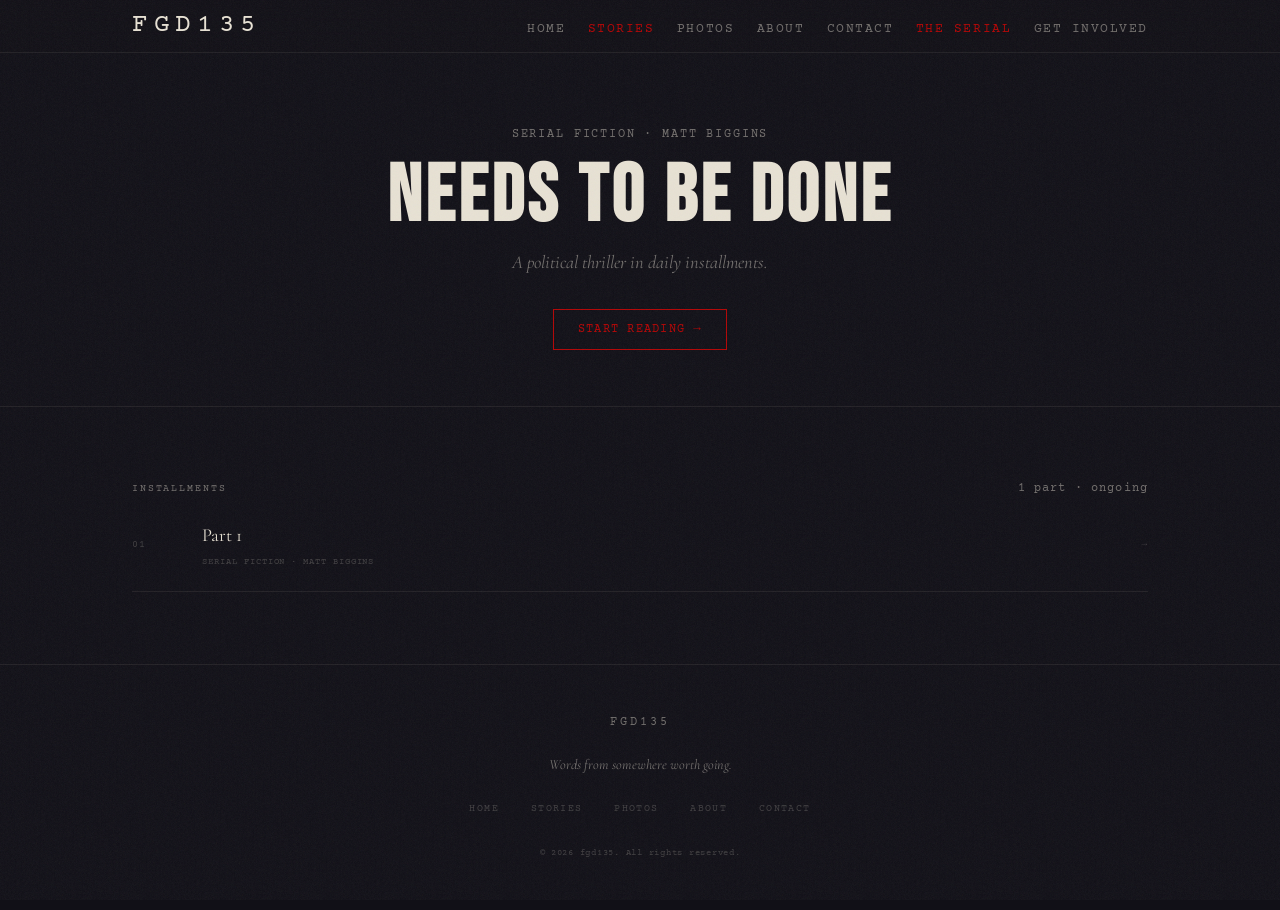
<file: ntbd.html>
<!DOCTYPE html>
<html lang="en">
<head>
  <meta charset="UTF-8" />
  <meta name="viewport" content="width=device-width, initial-scale=1.0" />
  <title>Needs to be done &mdash; fgd135</title>
  <meta name="description" content="Needs to be done &mdash; A political thriller in daily installments." />
  <meta property="og:title" content="Needs to be done &mdash; fgd135" />
  <meta property="og:url" content="https://fgd135.com/ntbd.html" />
  <link rel="icon" href="favicon.svg" type="image/svg+xml" />
  <link rel="preconnect" href="https://fonts.googleapis.com" />
  <link rel="preconnect" href="https://fonts.gstatic.com" crossorigin />
  <link href="https://fonts.googleapis.com/css2?family=Cormorant+Garamond:ital,wght@0,300;0,400;0,500;1,300;1,400;1,500&family=Courier+Prime:ital,wght@0,400;1,400&family=Bebas+Neue&display=swap" rel="stylesheet" />
  <link rel="stylesheet" href="styles.css" />
  <style>
    .page { display: block !important; }
    .hub-hero {
      padding: 4.5rem 1.5rem 3.5rem;
      text-align: center;
      border-bottom: 1px solid var(--rule, #1e2030);
    }
    .hub-eyebrow {
      font-family: 'Courier Prime', monospace;
      font-size: 0.72rem;
      letter-spacing: 0.16em;
      text-transform: uppercase;
      color: var(--ink-muted, #6a6a7a);
      margin-bottom: 0.8rem;
    }
    .hub-title {
      font-family: 'Bebas Neue', sans-serif;
      font-size: clamp(2.8rem, 7vw, 5rem);
      letter-spacing: 0.05em;
      color: var(--ink, #d4cec6);
      margin: 0 0 0.6rem;
      line-height: 1;
    }
    .hub-desc {
      font-family: 'Cormorant Garamond', serif;
      font-size: 1.15rem;
      font-style: italic;
      color: var(--ink-muted, #6a6a7a);
      max-width: 480px;
      margin: 0 auto 2rem;
      line-height: 1.65;
    }
    .hub-cta {
      display: inline-block;
      font-family: 'Courier Prime', monospace;
      font-size: 0.78rem;
      letter-spacing: 0.1em;
      text-transform: uppercase;
      color: var(--crimson, #b30505);
      text-decoration: none;
      border: 1px solid var(--crimson, #b30505);
      padding: 0.55rem 1.5rem;
      transition: background 0.18s, color 0.18s;
    }
    .hub-cta:hover { background: var(--crimson, #b30505); color: #fff; }
  </style>
</head>
<body>

<nav>
  <div class="nav-inner">
    <a class="nav-logo" href="index.html">fgd135</a>
    <ul class="nav-links">
      <li><a href="index.html">Home</a></li>
      <li><a href="stories.html" class="active">Stories</a></li>
      <li><a href="photos.html">Photos</a></li>
      <li><a href="index.html#about">About</a></li>
      <li><a href="index.html#contact">Contact</a></li>
      <li><a href="ntbd.html" class="active">The Serial</a></li>
      <li><a href="UI.html">Get Involved</a></li>
    </ul>
    <button class="nav-burger" onclick="document.getElementById('mobileMenu').classList.toggle('open')" aria-label="Menu">
      <span></span><span></span><span></span>
    </button>
  </div>
</nav>

<div class="mobile-menu" id="mobileMenu">
  <button class="mobile-close" onclick="document.getElementById('mobileMenu').classList.remove('open')">✕ Close</button>
  <a href="index.html">Home</a>
  <a href="stories.html">Stories</a>
  <a href="photos.html">Photos</a>
  <a href="index.html#about">About</a>
  <a href="index.html#contact">Contact</a>
  <a href="ntbd.html">The Serial</a>
  <a href="UI.html">Get Involved</a>
</div>

<div class="page">

  <div class="hub-hero">
    <p class="hub-eyebrow">Serial Fiction &middot; Matt Biggins</p>
    <h1 class="hub-title">Needs to be done</h1>
    <p class="hub-desc">A political thriller in daily installments.</p>
    <a class="hub-cta" href="ntbd-001.html">Start reading &rarr;</a>
  </div>

  <section class="story-list-section">
    <div class="container-wide">
      <div class="section-header">
        <span class="section-title">Installments</span>
        <span style="font-family:'Courier Prime',monospace;font-size:0.72rem;letter-spacing:0.1em;color:var(--ink-muted,#6a6a7a);">1 part &middot; ongoing</span>
      </div>
      <div class="story-row" onclick="window.location='ntbd-001.html'" style="cursor:pointer">
        <span class="story-num">01</span>
        <div class="story-row-title">Part 1<small>Serial fiction &middot; Matt Biggins</small></div>
        <span class="story-row-date">&rarr;</span>
      </div>
    </div>
  </section>

</div>

<footer>
  <div class="footer-inner" style="max-width:1080px;margin:0 auto;">
    <div class="site-name">fgd135</div>
    <p class="footer-motto">Words from somewhere worth going.</p>
    <div class="footer-links">
      <a href="index.html">Home</a>
      <a href="stories.html">Stories</a>
      <a href="photos.html">Photos</a>
      <a href="index.html#about">About</a>
      <a href="index.html#contact">Contact</a>
    </div>
    <div class="footer-copy">&copy; 2026 fgd135. All rights reserved.</div>
  </div>
</footer>

</body>
</html>
</file>
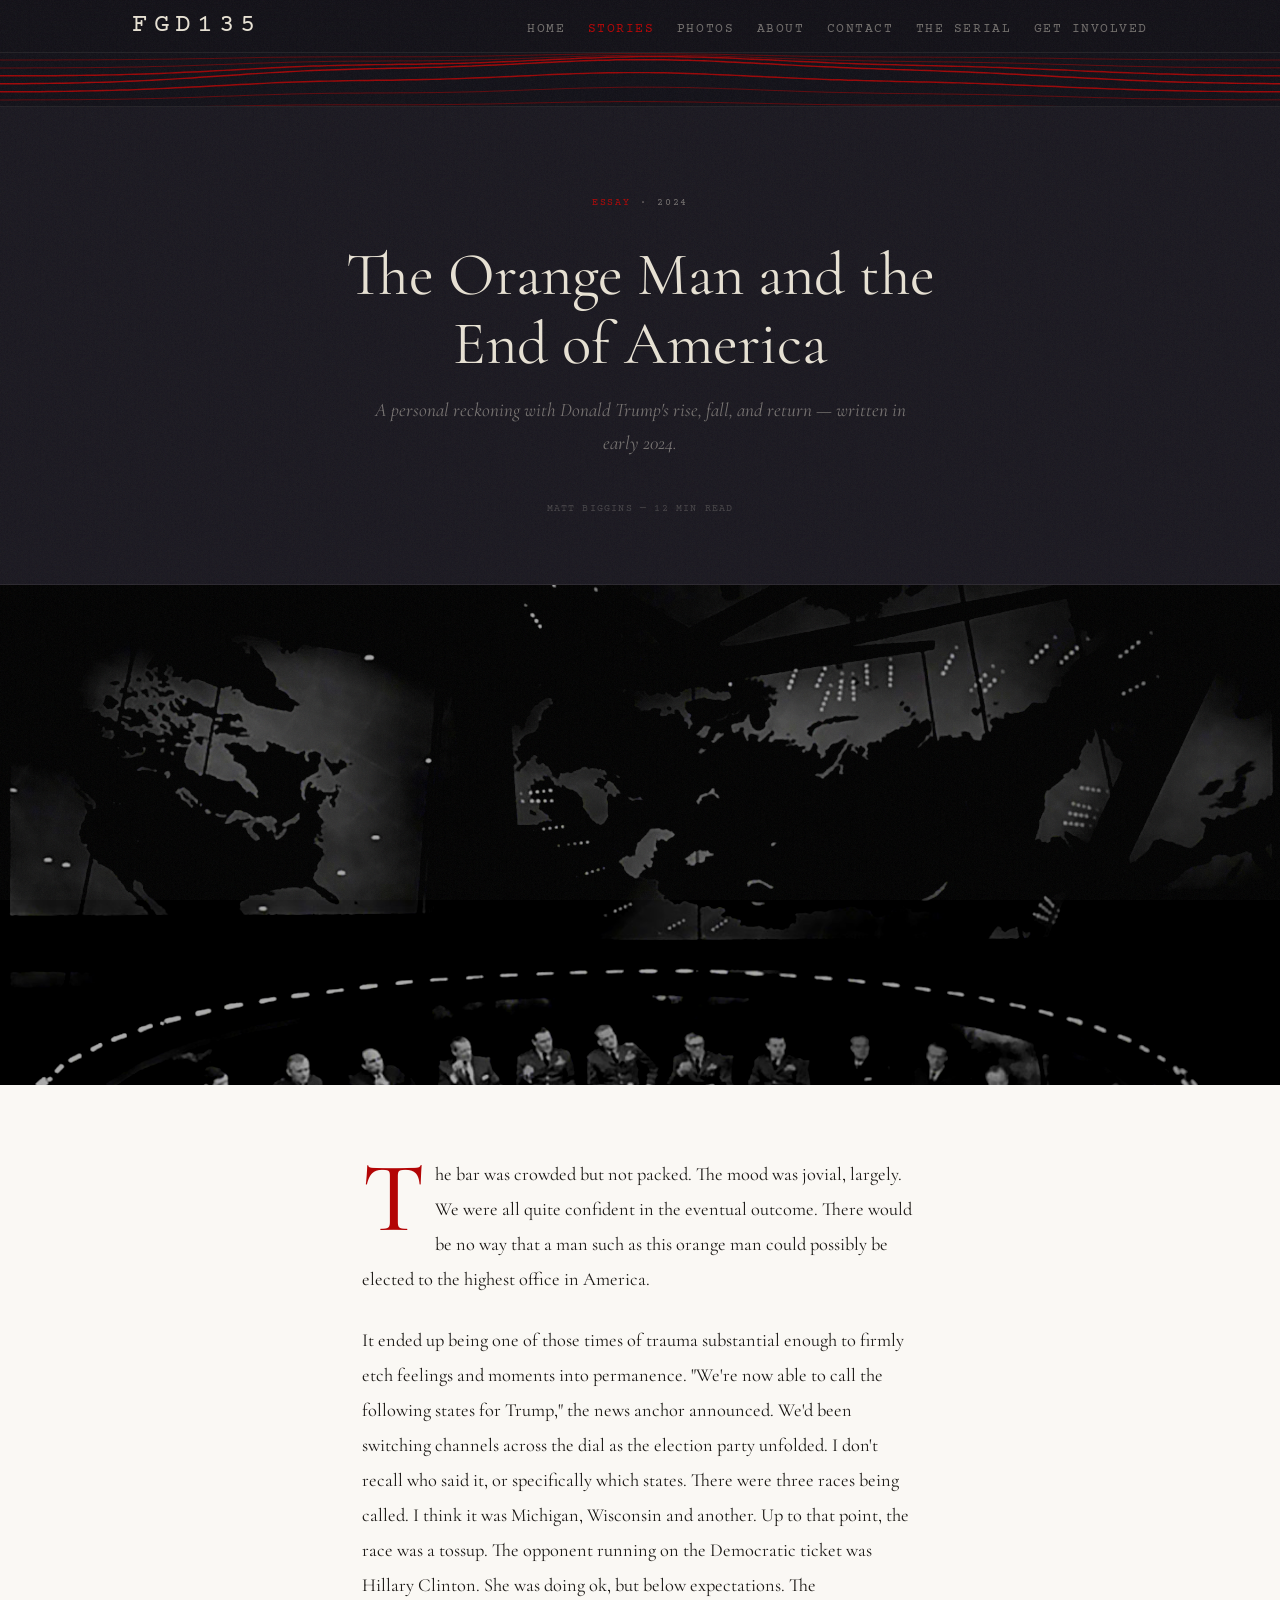
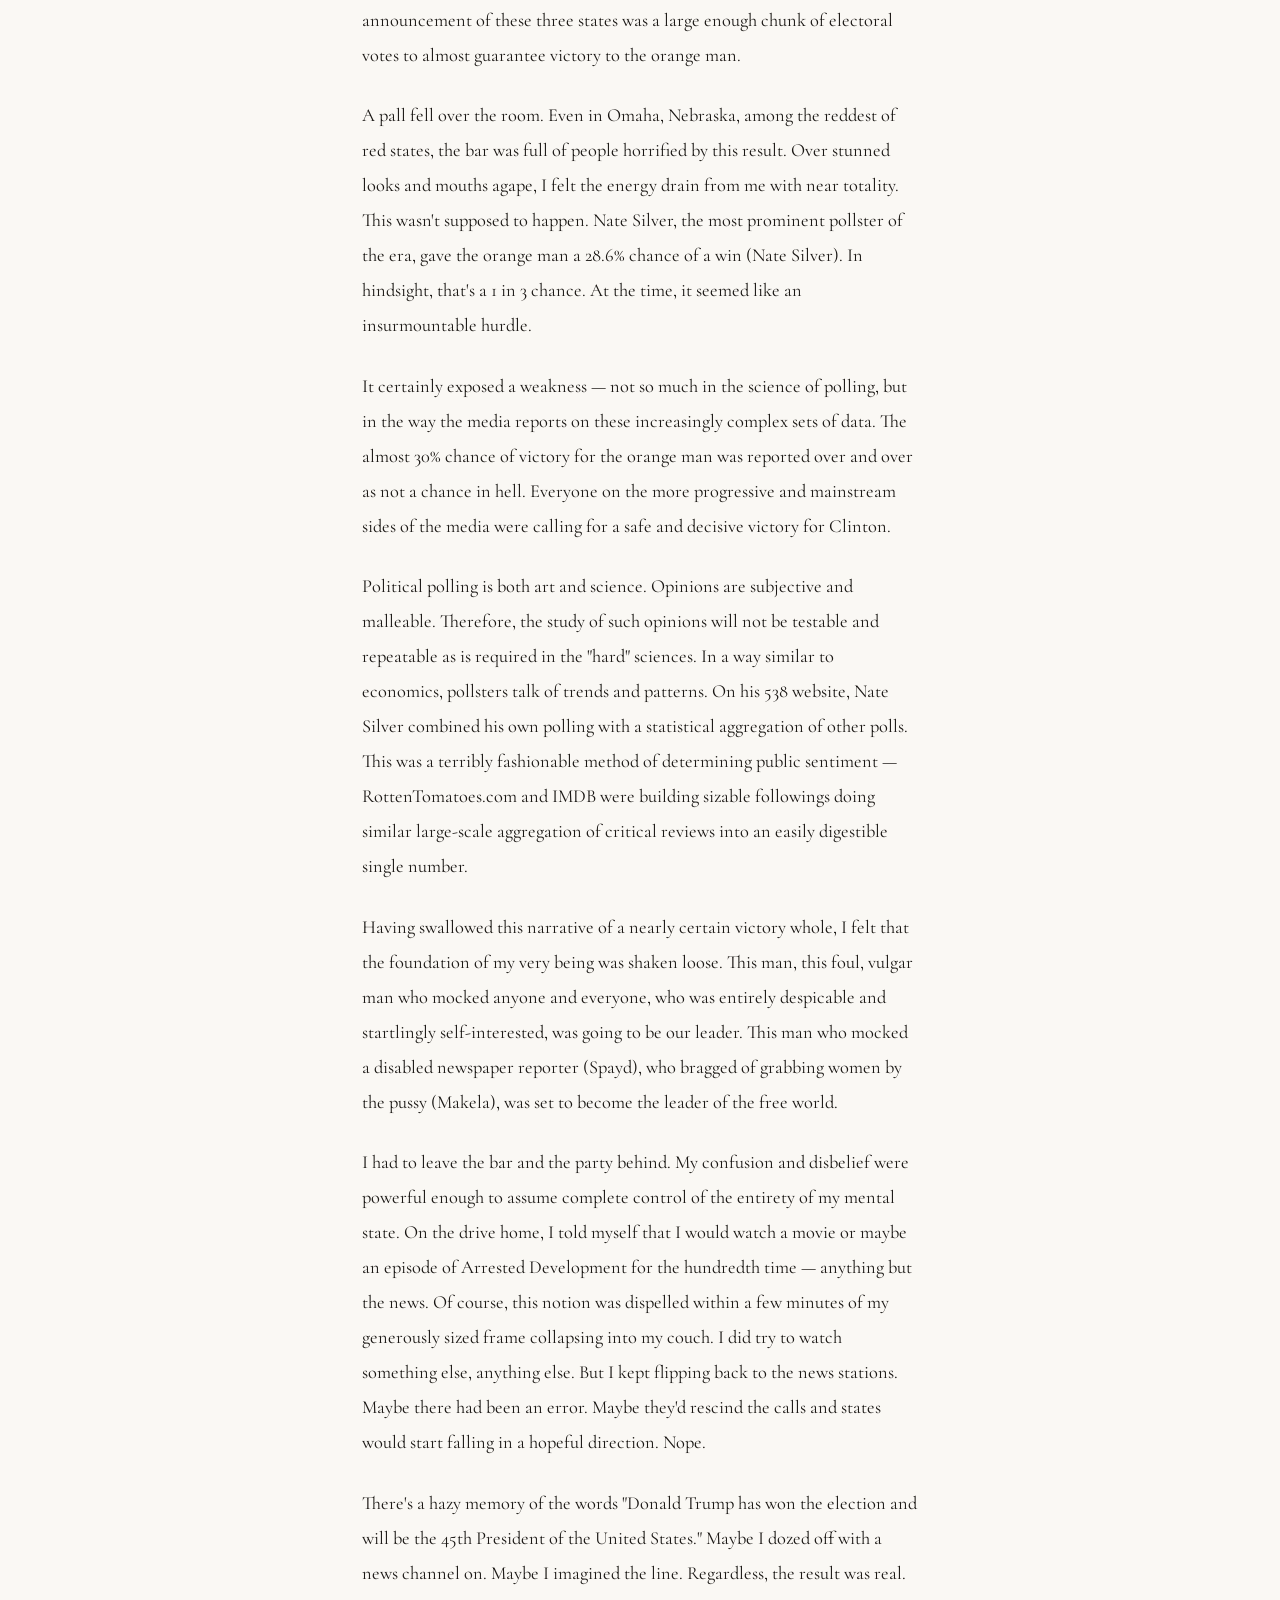
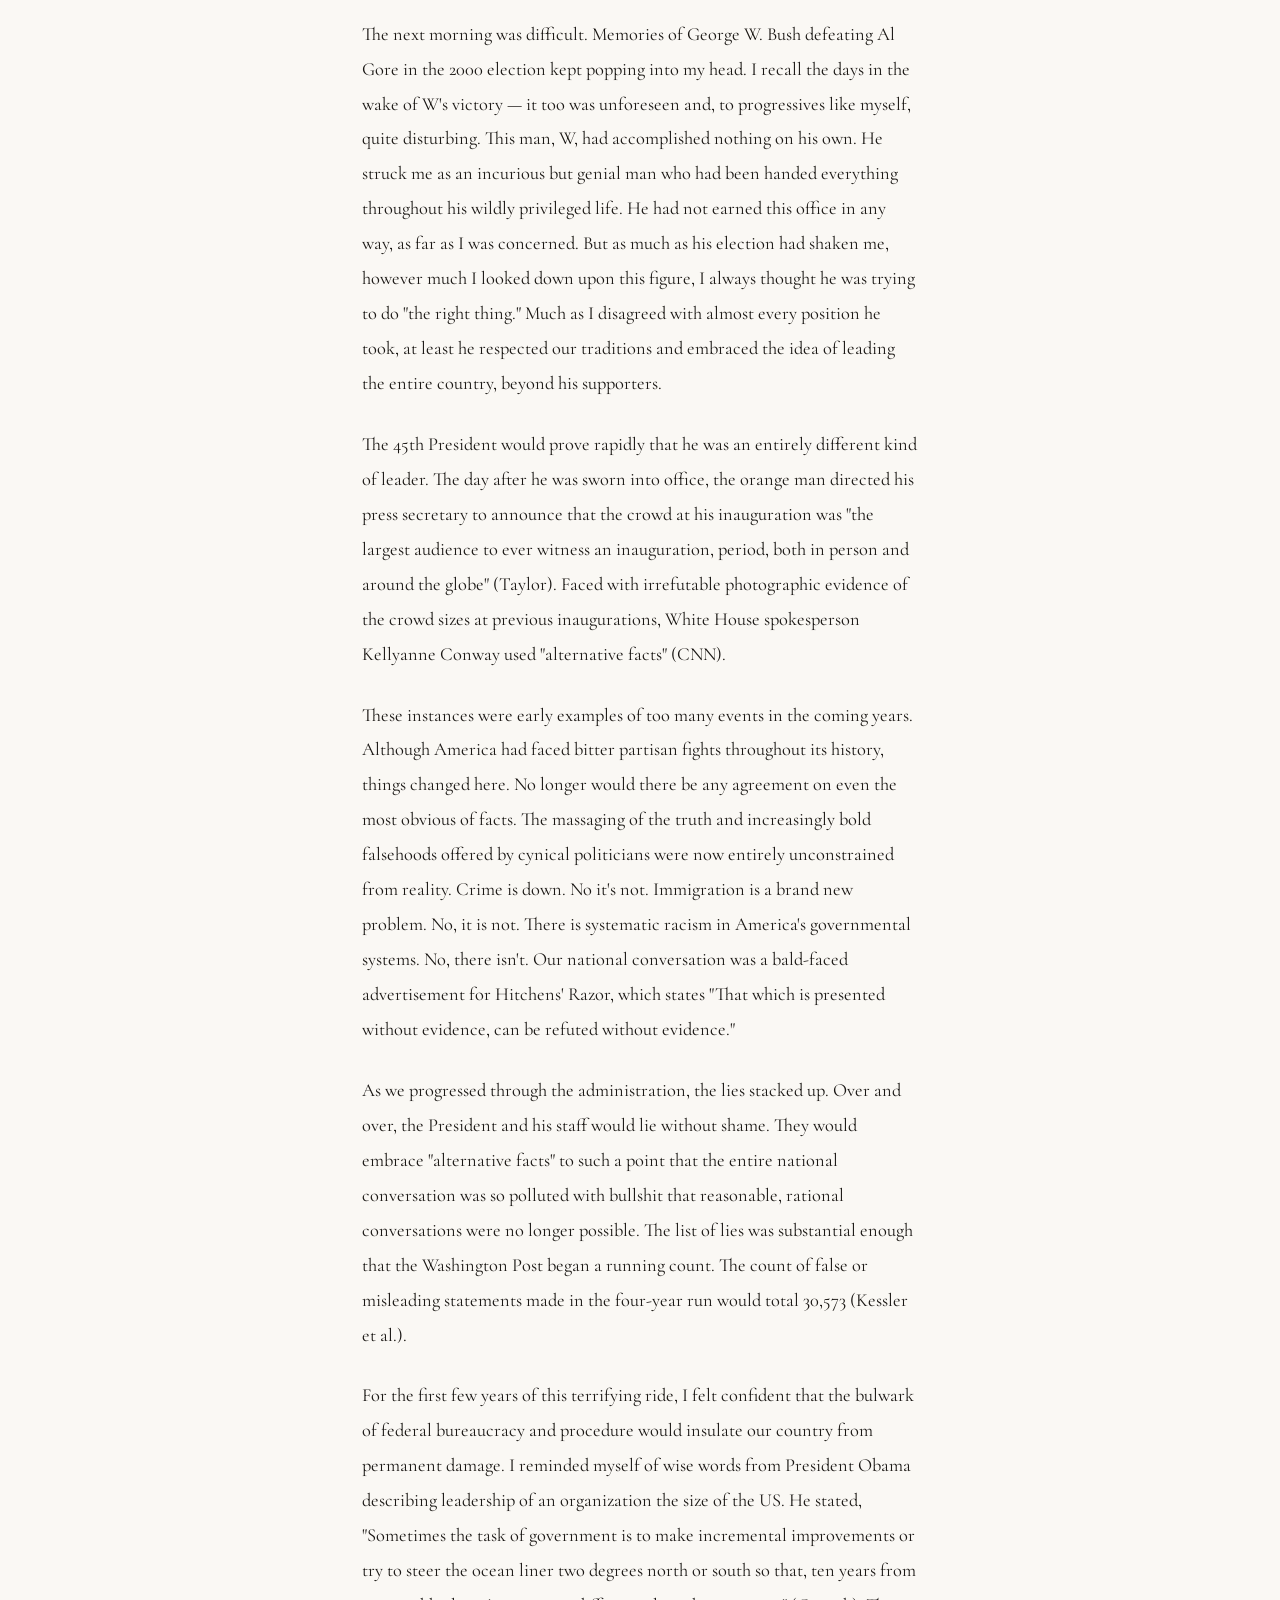
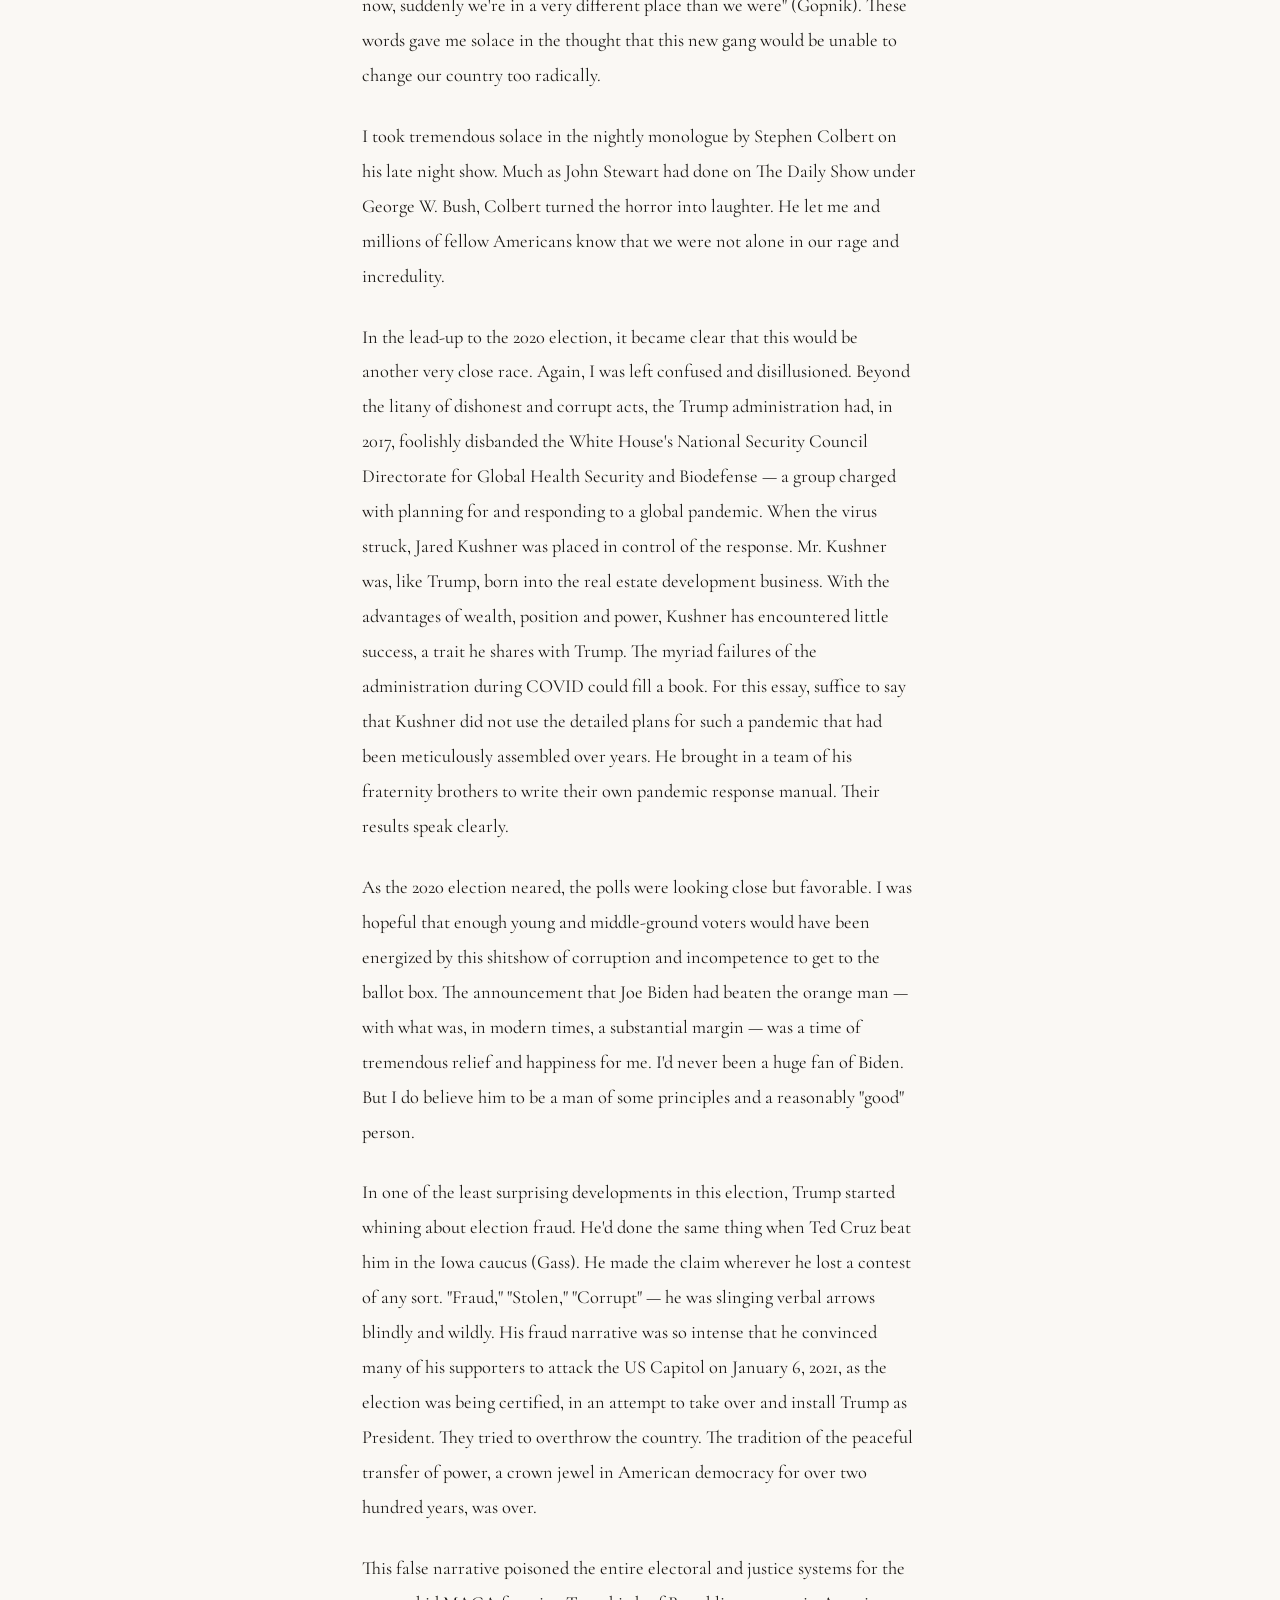
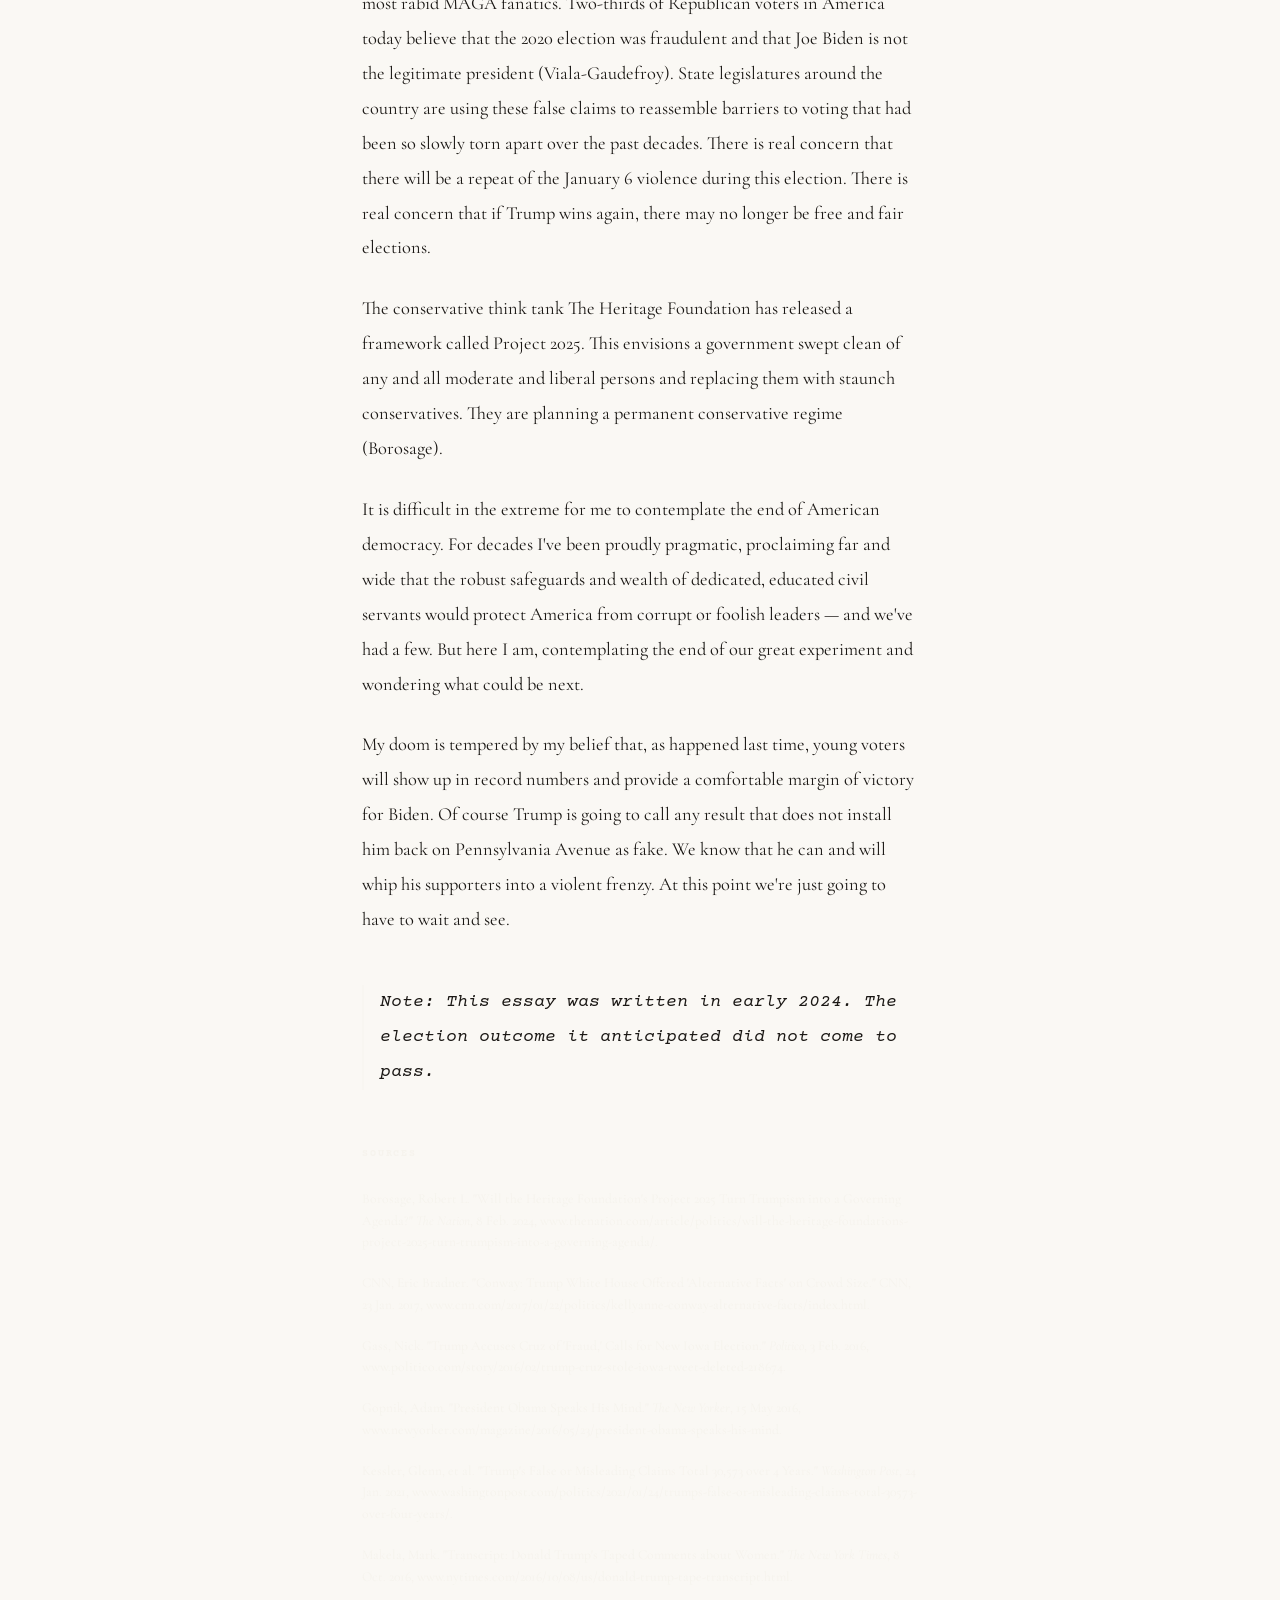
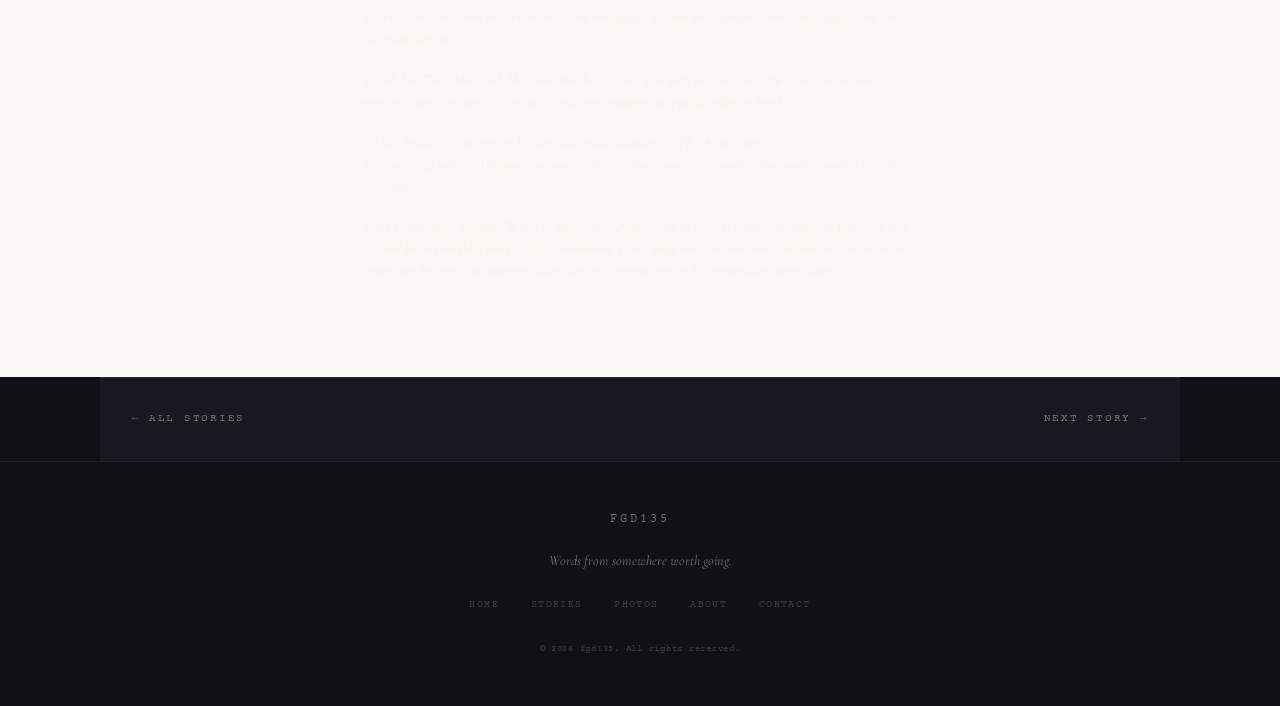
<file: orange.html>
<!DOCTYPE html>
<html lang="en">
<head>
  <meta charset="UTF-8" />
  <meta name="viewport" content="width=device-width, initial-scale=1.0" />
  <title>The Orange Man and the End of America — fgd135</title>
  <link rel="preconnect" href="https://fonts.googleapis.com" />
  <link rel="preconnect" href="https://fonts.gstatic.com" crossorigin />
  <link href="https://fonts.googleapis.com/css2?family=Cormorant+Garamond:ital,wght@0,300;0,400;0,500;0,600;1,300;1,400;1,500&family=Courier+Prime:ital,wght@0,400;0,700;1,400&family=Bebas+Neue&display=swap" rel="stylesheet" />
  <link rel="stylesheet" href="styles.css" />
  <link rel="icon" href="favicon.svg" type="image/svg+xml" />
</head>
<body>

<nav>
  <div class="nav-inner">
    <a class="nav-logo" href="index.html">fgd135</a>
    <ul class="nav-links">
      <li><a href="index.html">Home</a></li>
      <li><a href="stories.html" class="active">Stories</a></li>
      <li><a href="photos.html">Photos</a></li>
      <li><a href="index.html#about">About</a></li>
      <li><a href="index.html#contact">Contact</a></li>
      <li><a href="ntbd.html">The Serial</a></li>
      <li><a href="UI.html">Get Involved</a></li>
    </ul>
    <button class="nav-burger" onclick="document.getElementById('mobileMenu').classList.toggle('open')" aria-label="Menu">
      <span></span><span></span><span></span>
    </button>
  </div>
</nav>

<div class="signal-strip" aria-hidden="true"><svg class="strip-svg" viewBox="0 0 800 55" xmlns="http://www.w3.org/2000/svg" preserveAspectRatio="xMidYMid meet"></svg></div>

<div class="mobile-menu" id="mobileMenu">
  <button class="mobile-close" onclick="document.getElementById('mobileMenu').classList.toggle('open')">✕ Close</button>
  <a href="index.html">Home</a>
  <a href="stories.html">Stories</a>
  <a href="photos.html">Photos</a>
  <a href="index.html#about">About</a>
  <a href="index.html#contact">Contact</a>
  <a href="ntbd.html">The Serial</a>
  <a href="UI.html">Get Involved</a>
</div>

<div class="reader-header">
  <div class="container">
    <div class="reader-meta">
      <span class="label cr">Essay</span><span class="label">·</span>
      <span class="label">2024</span>
    </div>
    <h1 class="reader-title">The Orange Man and the End of America</h1>
    <p class="reader-lede">A personal reckoning with Donald Trump's rise, fall, and return — written in early 2024.</p>
    <span class="reader-byline">Matt Biggins — 12 min read</span>
  </div>
</div>

<div class="reader-image">
  <img src="WarRoom.jpg" alt="War Room — Dr. Strangelove"
    onerror="this.parentElement.innerHTML='<div class=&quot;reader-image-placeholder&quot;><span>WarRoom.jpg</span></div>'" />
</div>

<div class="reader-body">
  <div class="container">

    <p>The bar was crowded but not packed. The mood was jovial, largely. We were all quite confident in the eventual outcome. There would be no way that a man such as this orange man could possibly be elected to the highest office in America.</p>

    <p>It ended up being one of those times of trauma substantial enough to firmly etch feelings and moments into permanence. "We're now able to call the following states for Trump," the news anchor announced. We'd been switching channels across the dial as the election party unfolded. I don't recall who said it, or specifically which states. There were three races being called. I think it was Michigan, Wisconsin and another. Up to that point, the race was a tossup. The opponent running on the Democratic ticket was Hillary Clinton. She was doing ok, but below expectations. The announcement of these three states was a large enough chunk of electoral votes to almost guarantee victory to the orange man.</p>

    <p>A pall fell over the room. Even in Omaha, Nebraska, among the reddest of red states, the bar was full of people horrified by this result. Over stunned looks and mouths agape, I felt the energy drain from me with near totality. This wasn't supposed to happen. Nate Silver, the most prominent pollster of the era, gave the orange man a 28.6% chance of a win (Nate Silver). In hindsight, that's a 1 in 3 chance. At the time, it seemed like an insurmountable hurdle.</p>

    <p>It certainly exposed a weakness — not so much in the science of polling, but in the way the media reports on these increasingly complex sets of data. The almost 30% chance of victory for the orange man was reported over and over as not a chance in hell. Everyone on the more progressive and mainstream sides of the media were calling for a safe and decisive victory for Clinton.</p>

    <p>Political polling is both art and science. Opinions are subjective and malleable. Therefore, the study of such opinions will not be testable and repeatable as is required in the "hard" sciences. In a way similar to economics, pollsters talk of trends and patterns. On his 538 website, Nate Silver combined his own polling with a statistical aggregation of other polls. This was a terribly fashionable method of determining public sentiment — RottenTomatoes.com and IMDB were building sizable followings doing similar large-scale aggregation of critical reviews into an easily digestible single number.</p>

    <p>Having swallowed this narrative of a nearly certain victory whole, I felt that the foundation of my very being was shaken loose. This man, this foul, vulgar man who mocked anyone and everyone, who was entirely despicable and startlingly self-interested, was going to be our leader. This man who mocked a disabled newspaper reporter (Spayd), who bragged of grabbing women by the pussy (Makela), was set to become the leader of the free world.</p>

    <p>I had to leave the bar and the party behind. My confusion and disbelief were powerful enough to assume complete control of the entirety of my mental state. On the drive home, I told myself that I would watch a movie or maybe an episode of Arrested Development for the hundredth time — anything but the news. Of course, this notion was dispelled within a few minutes of my generously sized frame collapsing into my couch. I did try to watch something else, anything else. But I kept flipping back to the news stations. Maybe there had been an error. Maybe they'd rescind the calls and states would start falling in a hopeful direction. Nope.</p>

    <p>There's a hazy memory of the words "Donald Trump has won the election and will be the 45th President of the United States." Maybe I dozed off with a news channel on. Maybe I imagined the line. Regardless, the result was real.</p>

    <p>The next morning was difficult. Memories of George W. Bush defeating Al Gore in the 2000 election kept popping into my head. I recall the days in the wake of W's victory — it too was unforeseen and, to progressives like myself, quite disturbing. This man, W, had accomplished nothing on his own. He struck me as an incurious but genial man who had been handed everything throughout his wildly privileged life. He had not earned this office in any way, as far as I was concerned. But as much as his election had shaken me, however much I looked down upon this figure, I always thought he was trying to do "the right thing." Much as I disagreed with almost every position he took, at least he respected our traditions and embraced the idea of leading the entire country, beyond his supporters.</p>

    <p>The 45th President would prove rapidly that he was an entirely different kind of leader. The day after he was sworn into office, the orange man directed his press secretary to announce that the crowd at his inauguration was "the largest audience to ever witness an inauguration, period, both in person and around the globe" (Taylor). Faced with irrefutable photographic evidence of the crowd sizes at previous inaugurations, White House spokesperson Kellyanne Conway used "alternative facts" (CNN).</p>

    <p>These instances were early examples of too many events in the coming years. Although America had faced bitter partisan fights throughout its history, things changed here. No longer would there be any agreement on even the most obvious of facts. The massaging of the truth and increasingly bold falsehoods offered by cynical politicians were now entirely unconstrained from reality. Crime is down. No it's not. Immigration is a brand new problem. No, it is not. There is systematic racism in America's governmental systems. No, there isn't. Our national conversation was a bald-faced advertisement for Hitchens' Razor, which states "That which is presented without evidence, can be refuted without evidence."</p>

    <p>As we progressed through the administration, the lies stacked up. Over and over, the President and his staff would lie without shame. They would embrace "alternative facts" to such a point that the entire national conversation was so polluted with bullshit that reasonable, rational conversations were no longer possible. The list of lies was substantial enough that the Washington Post began a running count. The count of false or misleading statements made in the four-year run would total 30,573 (Kessler et al.).</p>

    <p>For the first few years of this terrifying ride, I felt confident that the bulwark of federal bureaucracy and procedure would insulate our country from permanent damage. I reminded myself of wise words from President Obama describing leadership of an organization the size of the US. He stated, "Sometimes the task of government is to make incremental improvements or try to steer the ocean liner two degrees north or south so that, ten years from now, suddenly we're in a very different place than we were" (Gopnik). These words gave me solace in the thought that this new gang would be unable to change our country too radically.</p>

    <p>I took tremendous solace in the nightly monologue by Stephen Colbert on his late night show. Much as John Stewart had done on The Daily Show under George W. Bush, Colbert turned the horror into laughter. He let me and millions of fellow Americans know that we were not alone in our rage and incredulity.</p>

    <p>In the lead-up to the 2020 election, it became clear that this would be another very close race. Again, I was left confused and disillusioned. Beyond the litany of dishonest and corrupt acts, the Trump administration had, in 2017, foolishly disbanded the White House's National Security Council Directorate for Global Health Security and Biodefense — a group charged with planning for and responding to a global pandemic. When the virus struck, Jared Kushner was placed in control of the response. Mr. Kushner was, like Trump, born into the real estate development business. With the advantages of wealth, position and power, Kushner has encountered little success, a trait he shares with Trump. The myriad failures of the administration during COVID could fill a book. For this essay, suffice to say that Kushner did not use the detailed plans for such a pandemic that had been meticulously assembled over years. He brought in a team of his fraternity brothers to write their own pandemic response manual. Their results speak clearly.</p>

    <p>As the 2020 election neared, the polls were looking close but favorable. I was hopeful that enough young and middle-ground voters would have been energized by this shitshow of corruption and incompetence to get to the ballot box. The announcement that Joe Biden had beaten the orange man — with what was, in modern times, a substantial margin — was a time of tremendous relief and happiness for me. I'd never been a huge fan of Biden. But I do believe him to be a man of some principles and a reasonably "good" person.</p>

    <p>In one of the least surprising developments in this election, Trump started whining about election fraud. He'd done the same thing when Ted Cruz beat him in the Iowa caucus (Gass). He made the claim wherever he lost a contest of any sort. "Fraud," "Stolen," "Corrupt" — he was slinging verbal arrows blindly and wildly. His fraud narrative was so intense that he convinced many of his supporters to attack the US Capitol on January 6, 2021, as the election was being certified, in an attempt to take over and install Trump as President. They tried to overthrow the country. The tradition of the peaceful transfer of power, a crown jewel in American democracy for over two hundred years, was over.</p>

    <p>This false narrative poisoned the entire electoral and justice systems for the most rabid MAGA fanatics. Two-thirds of Republican voters in America today believe that the 2020 election was fraudulent and that Joe Biden is not the legitimate president (Viala-Gaudefroy). State legislatures around the country are using these false claims to reassemble barriers to voting that had been so slowly torn apart over the past decades. There is real concern that there will be a repeat of the January 6 violence during this election. There is real concern that if Trump wins again, there may no longer be free and fair elections.</p>

    <p>The conservative think tank The Heritage Foundation has released a framework called Project 2025. This envisions a government swept clean of any and all moderate and liberal persons and replacing them with staunch conservatives. They are planning a permanent conservative regime (Borosage).</p>

    <p>It is difficult in the extreme for me to contemplate the end of American democracy. For decades I've been proudly pragmatic, proclaiming far and wide that the robust safeguards and wealth of dedicated, educated civil servants would protect America from corrupt or foolish leaders — and we've had a few. But here I am, contemplating the end of our great experiment and wondering what could be next.</p>

    <p>My doom is tempered by my belief that, as happened last time, young voters will show up in record numbers and provide a comfortable margin of victory for Biden. Of course Trump is going to call any result that does not install him back on Pennsylvania Avenue as fake. We know that he can and will whip his supporters into a violent frenzy. At this point we're just going to have to wait and see.</p>

    <p class="reader-note"><em>Note: This essay was written in early 2024. The election outcome it anticipated did not come to pass.</em></p>

    <h3 class="story-section-head">Sources</h3>

    <p class="source-entry">Borosage, Robert L. "Will the Heritage Foundation's Project 2025 Turn Trumpism into a Governing Agenda?" <em>The Nation</em>, 8 Feb. 2024, www.thenation.com/article/politics/will-the-heritage-foundations-project-2025-turn-trumpism-into-a-governing-agenda/.</p>

    <p class="source-entry">CNN, Eric Bradner. "Conway: Trump White House Offered 'Alternative Facts' on Crowd Size." CNN, 23 Jan. 2017, www.cnn.com/2017/01/22/politics/kellyanne-conway-alternative-facts/index.html.</p>

    <p class="source-entry">Gass, Nick. "Trump Accuses Cruz of 'Fraud,' Calls for New Iowa Election." <em>Politico</em>, 3 Feb. 2016, www.politico.com/story/2016/02/trump-cruz-stole-iowa-tweet-deleted-218674.</p>

    <p class="source-entry">Gopnik, Adam. "President Obama Speaks His Mind." <em>The New Yorker</em>, 15 May 2016, www.newyorker.com/magazine/2016/05/23/president-obama-speaks-his-mind.</p>

    <p class="source-entry">Kessler, Glenn, et al. "Trump's False or Misleading Claims Total 30,573 over 4 Years." <em>Washington Post</em>, 24 Jan. 2021, www.washingtonpost.com/politics/2021/01/24/trumps-false-or-misleading-claims-total-30573-over-four-years/.</p>

    <p class="source-entry">Makela, Mark. "Transcript: Donald Trump's Taped Comments about Women." <em>The New York Times</em>, 8 Oct. 2016, www.nytimes.com/2016/10/08/us/donald-trump-tape-transcript.html.</p>

    <p class="source-entry">Silver, Nate. "2016 Election Forecast." <em>FiveThirtyEight</em>, 29 June 2016, projects.fivethirtyeight.com/2016-election-forecast/.</p>

    <p class="source-entry">Spayd, Liz. "Not 'She Said, He Said.' Mockery, Plain and Simple." <em>The New York Times</em>, 10 Jan. 2017, www.nytimes.com/2017/01/10/public-editor/trump-streep-golden-globes.html.</p>

    <p class="source-entry">Taylor, Jessica. "Sean Spicer Praises Successor Sanders." NPR, 18 July 2018, www.npr.org/2018/07/18/630232720/sean-spicer-praises-successor-sanders-she-understands-what-the-president-wants.</p>

    <p class="source-entry">Viala-Gaudefroy, Jérôme. "Why Do Millions of Americans Believe the 2020 Presidential Election Was 'Stolen' from Donald Trump?" <em>The Conversation</em>, 3 Mar. 2024, theconversation.com/why-do-millions-of-americans-believe-the-2020-presidential-election-was-stolen-from-donald-trump-224016.</p>

  </div>
</div>

<div class="reader-nav container-wide">
  <a class="btn-text dim" href="stories.html">← All stories</a>
  <a class="btn-text dim" href="voter.html">Next story →</a>
</div>

<footer>
  <div class="footer-inner" style="max-width:1080px;margin:0 auto;">
    <div class="site-name">fgd135</div>
    <p class="footer-motto">Words from somewhere worth going.</p>
    <div class="footer-links">
      <a href="index.html">Home</a>
      <a href="stories.html">Stories</a>
      <a href="photos.html">Photos</a>
      <a href="index.html#about">About</a>
      <a href="index.html#contact">Contact</a>
    </div>
    <div class="footer-copy">© 2026 fgd135. All rights reserved.</div>
  </div>
</footer>

<script src="signal-strip.js"></script>
</body>
</html>
</file>
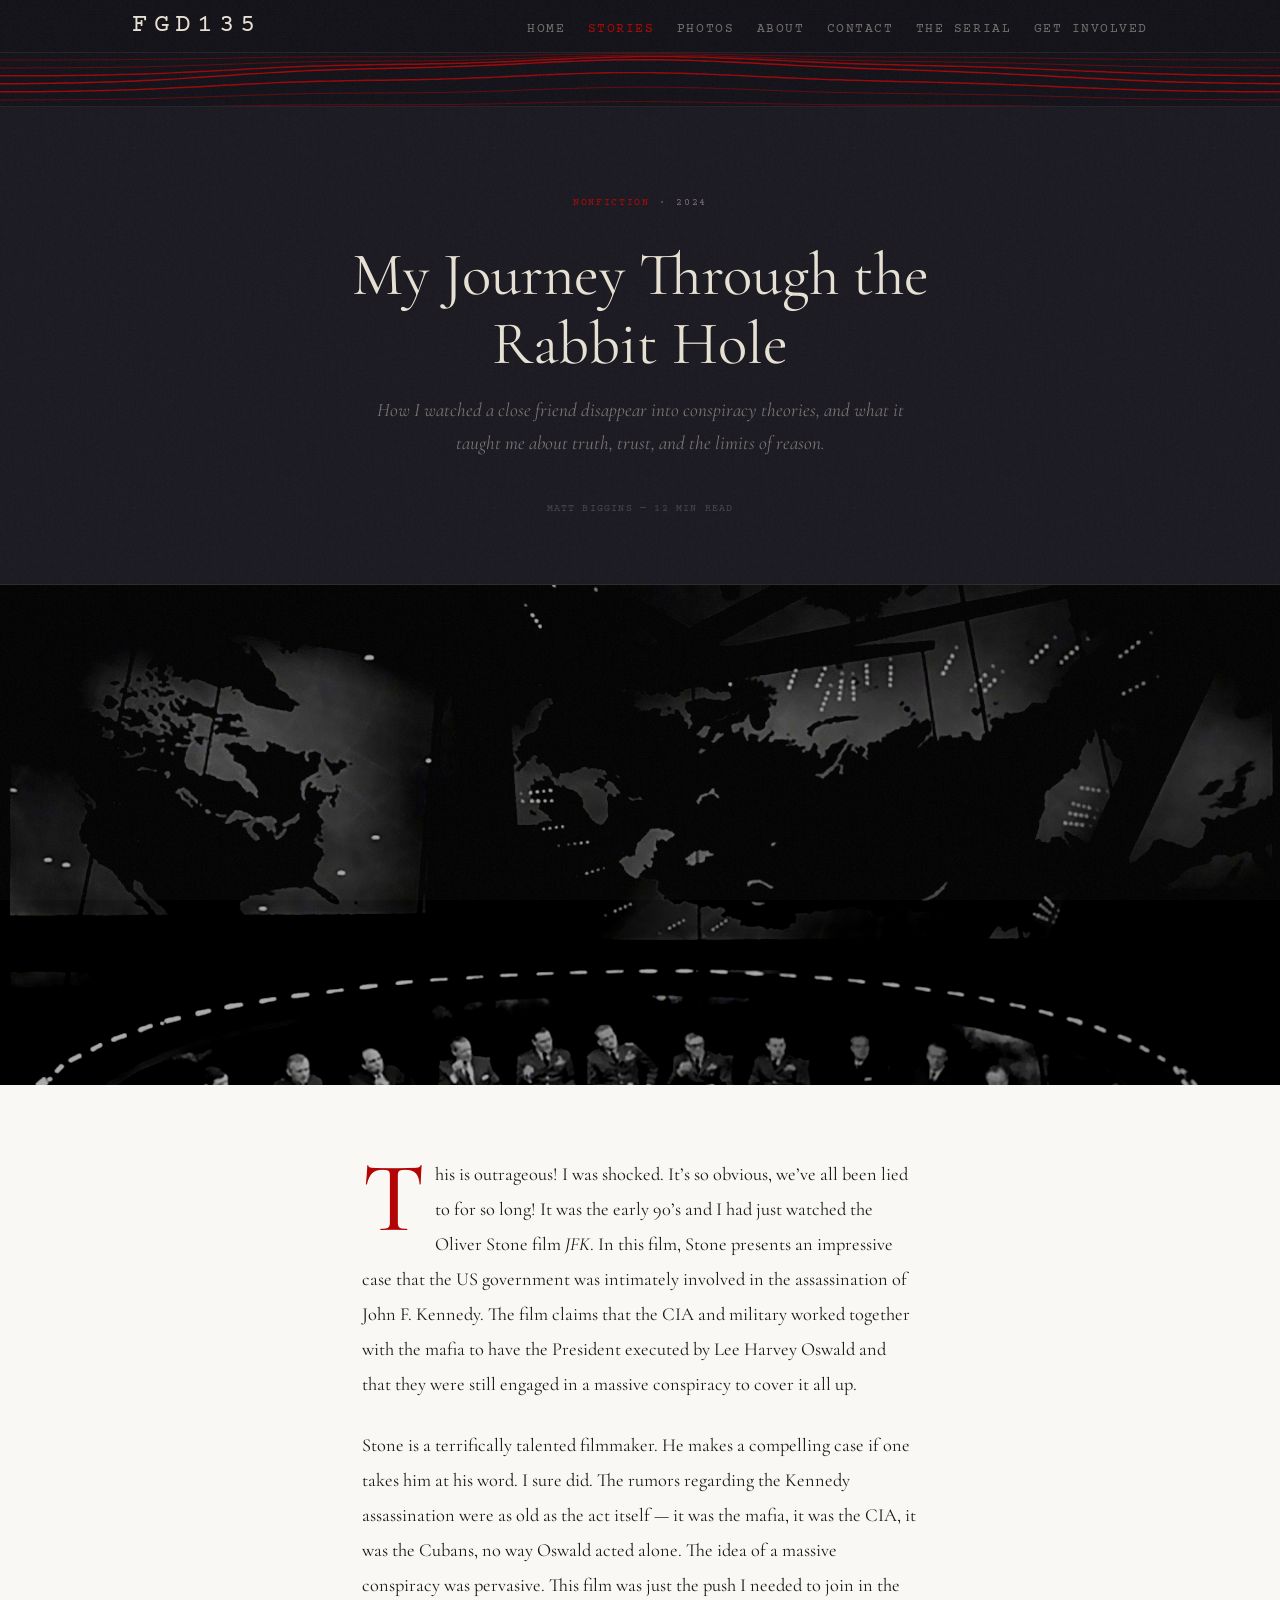
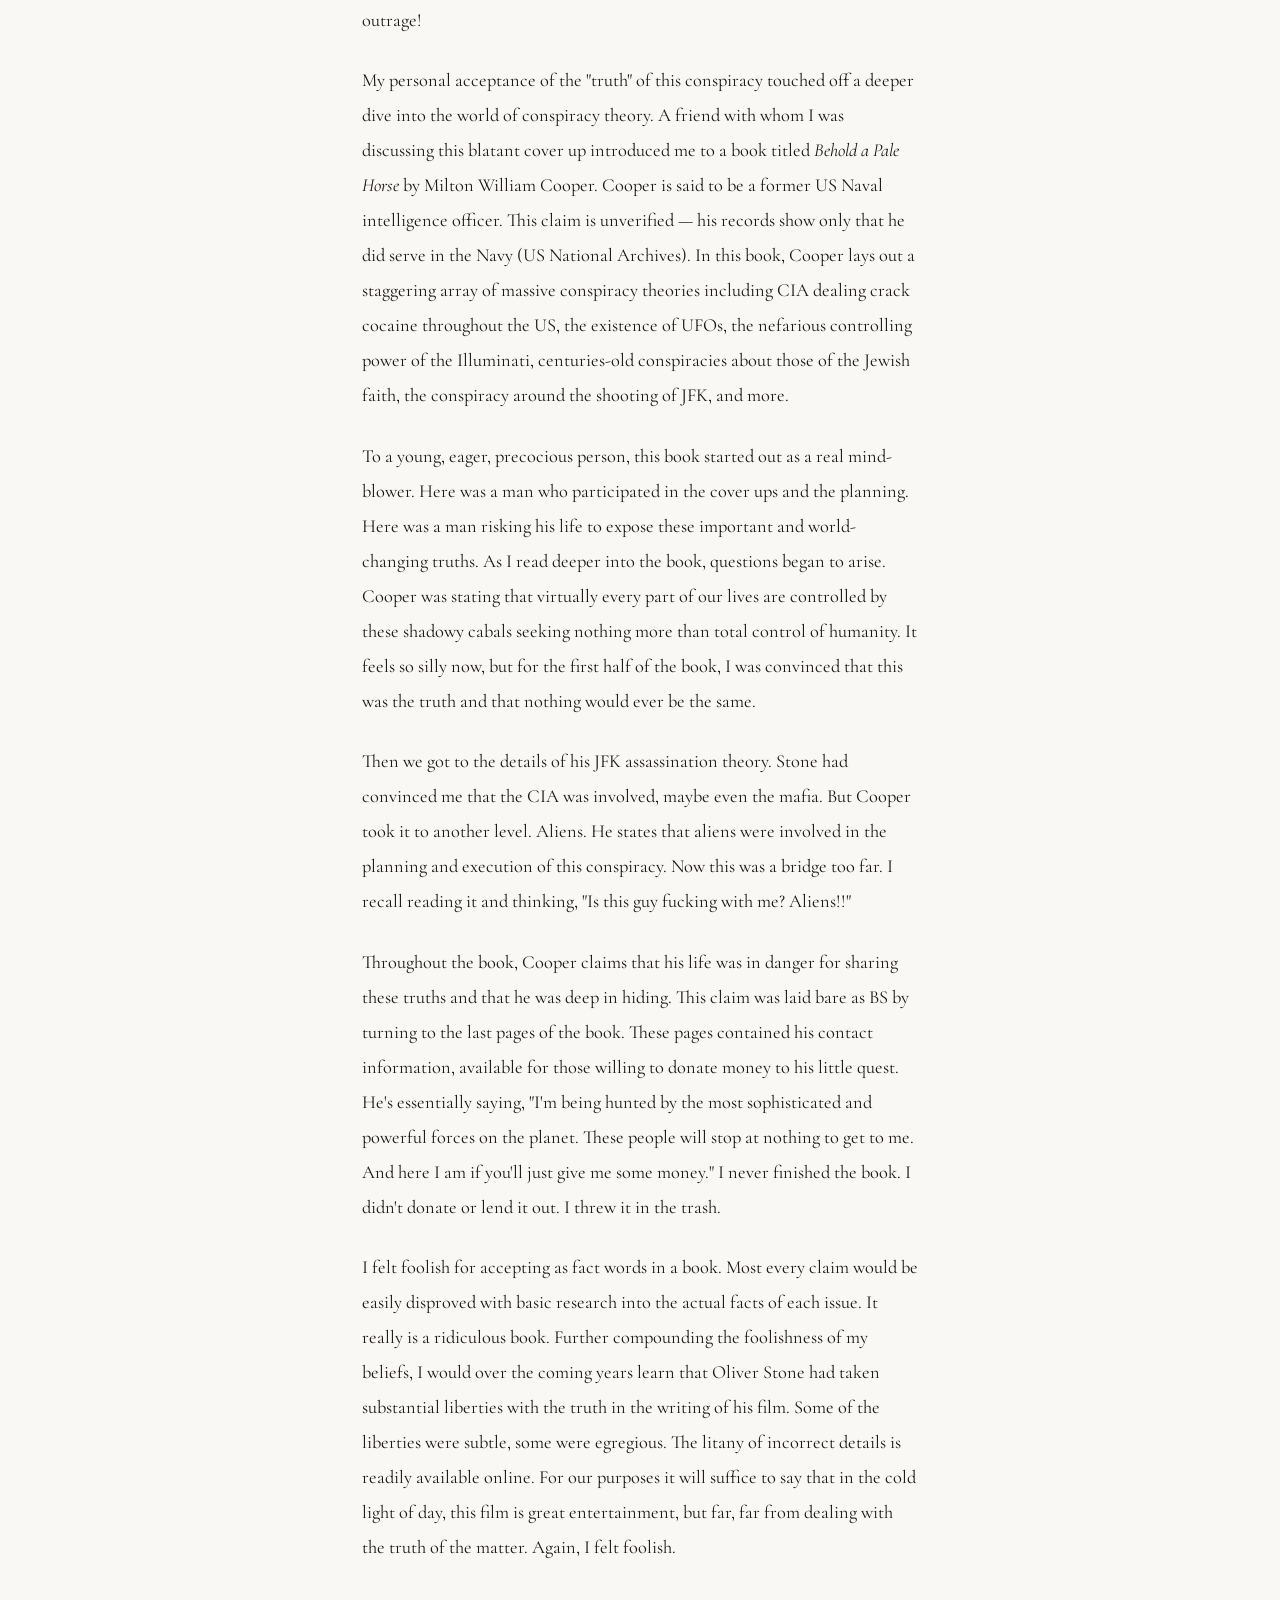
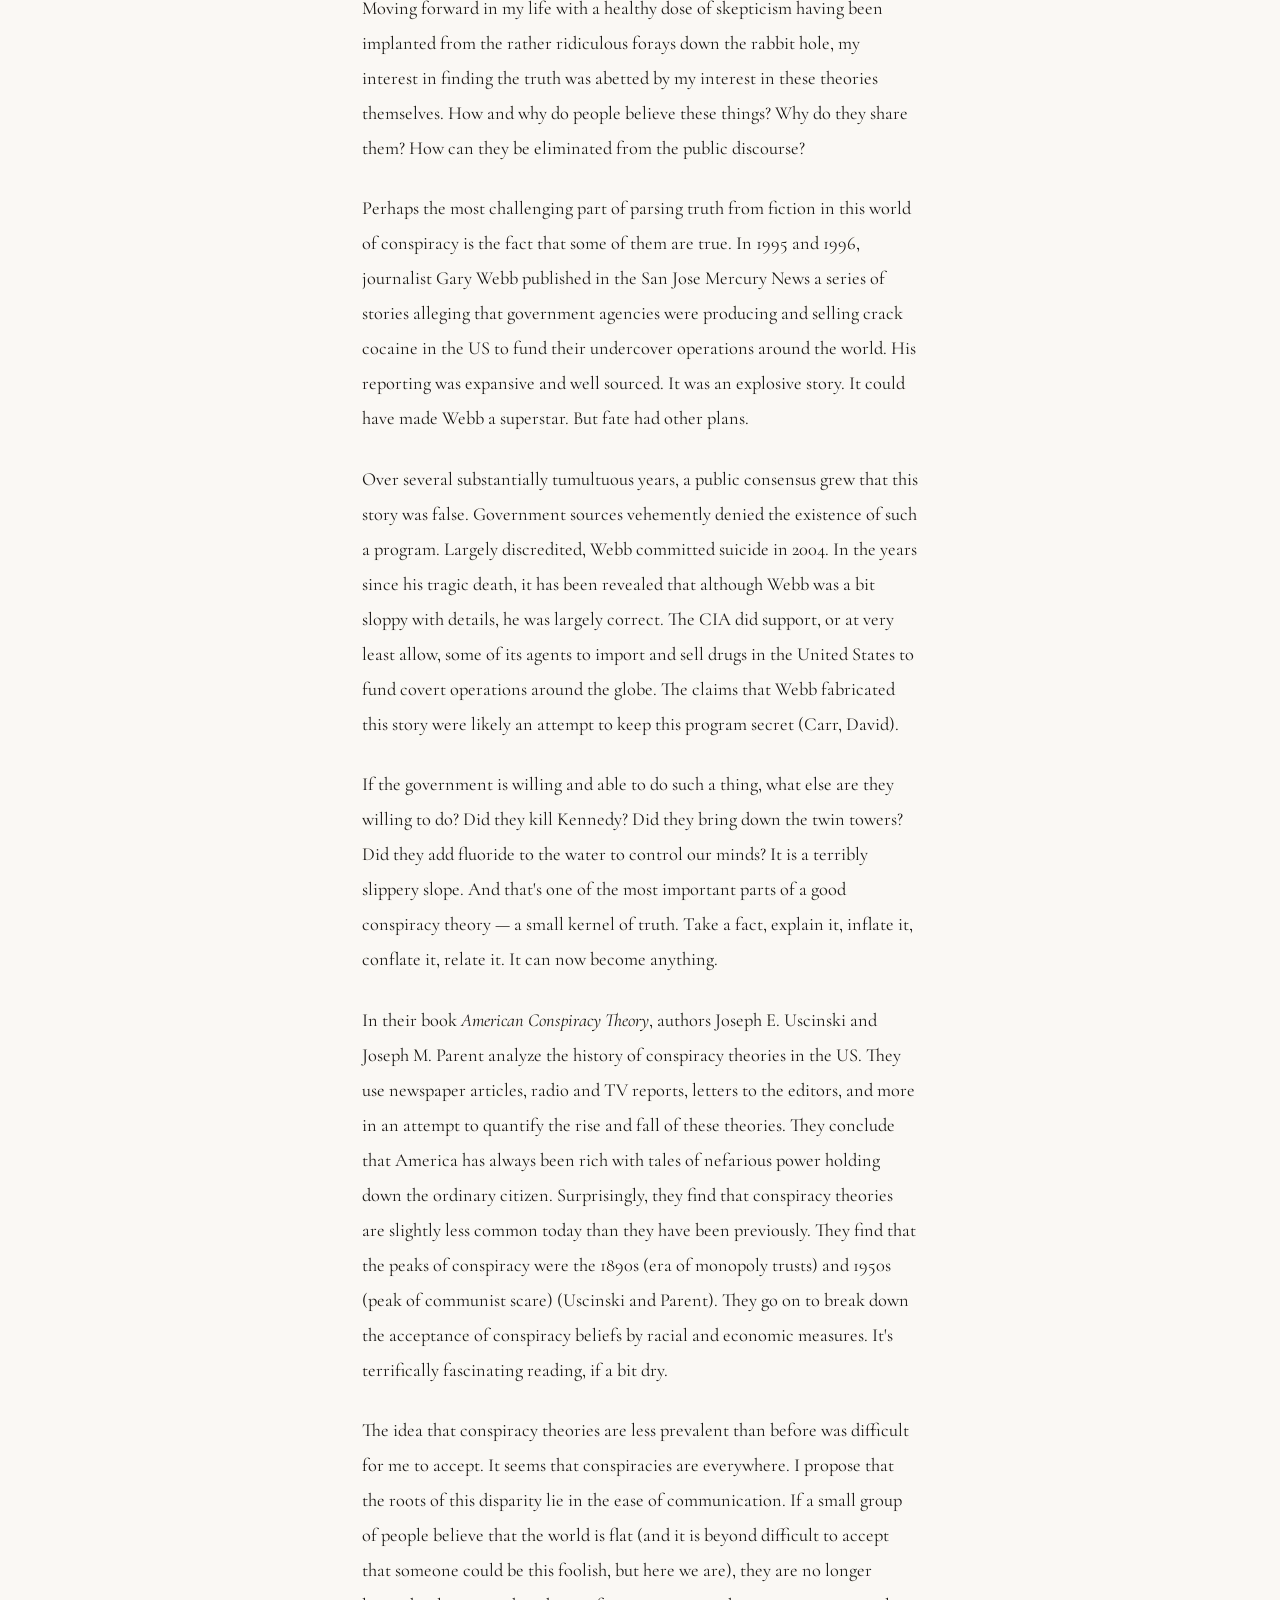
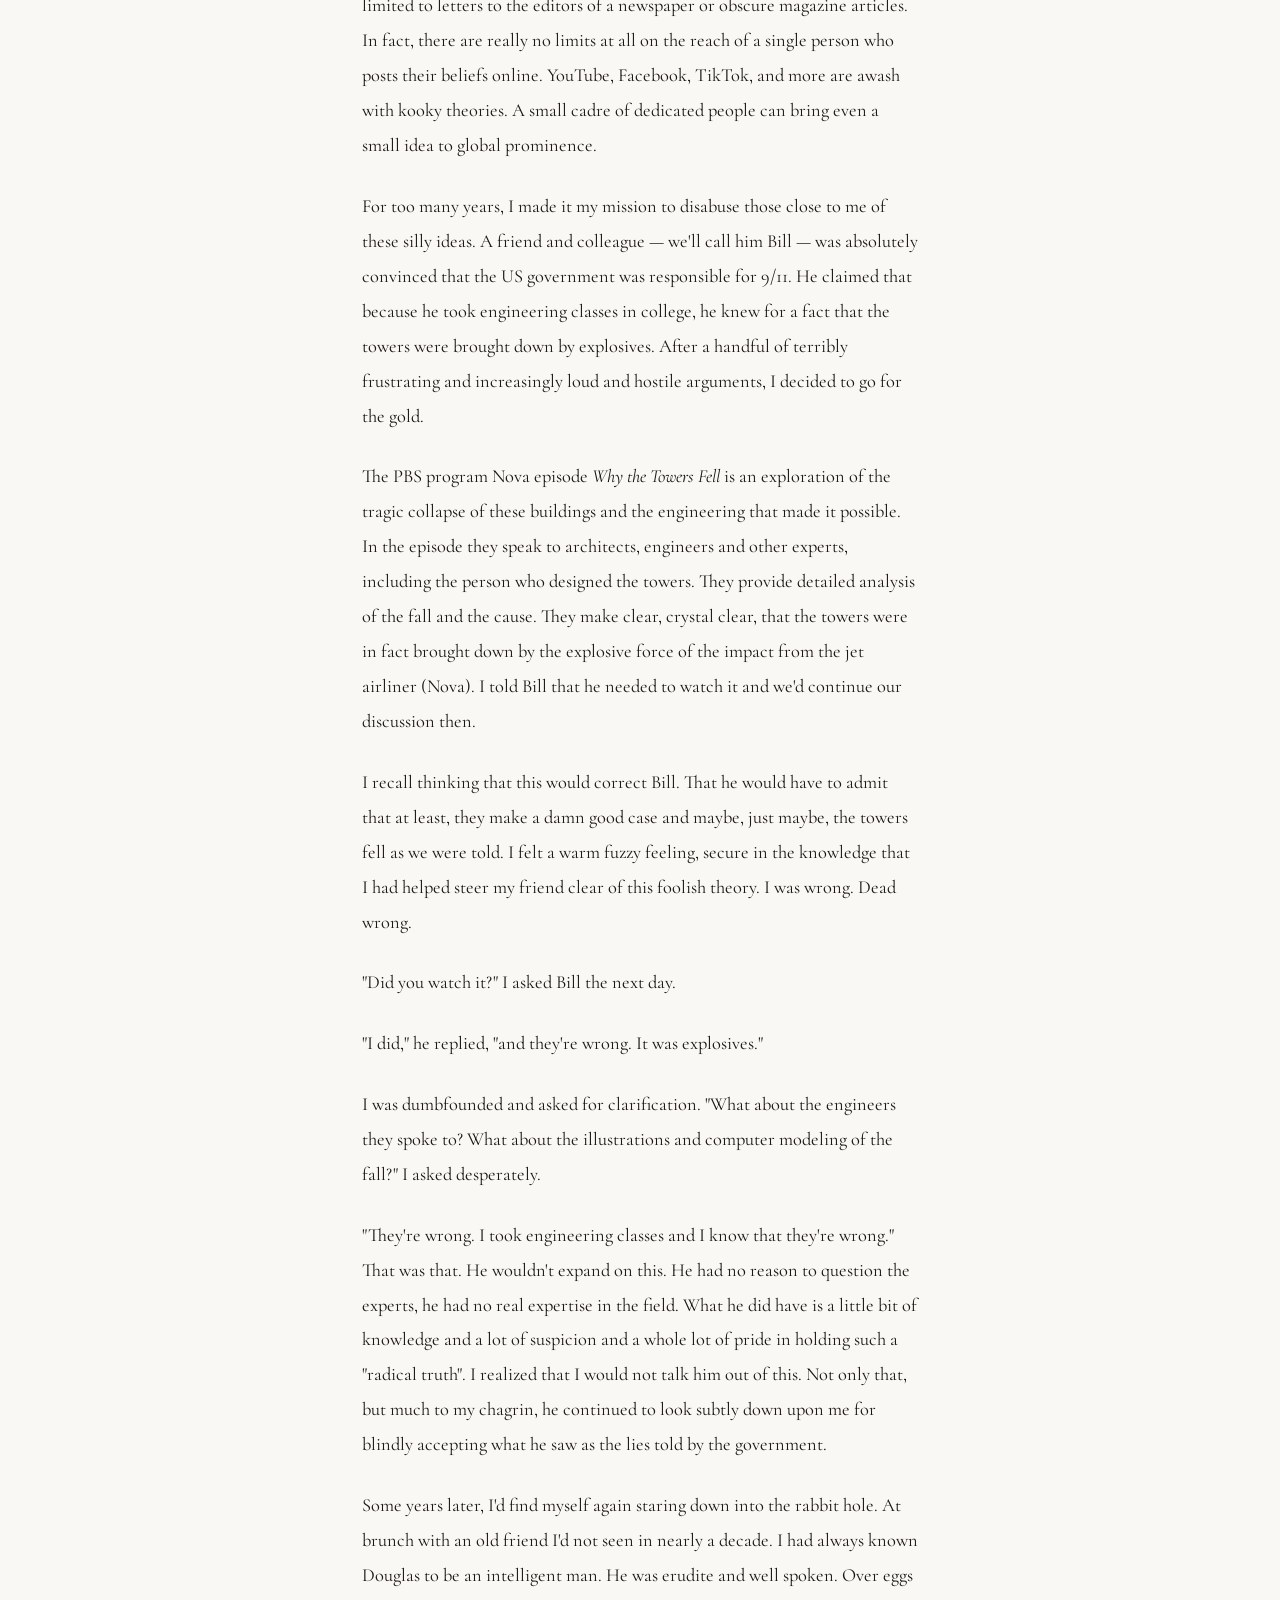
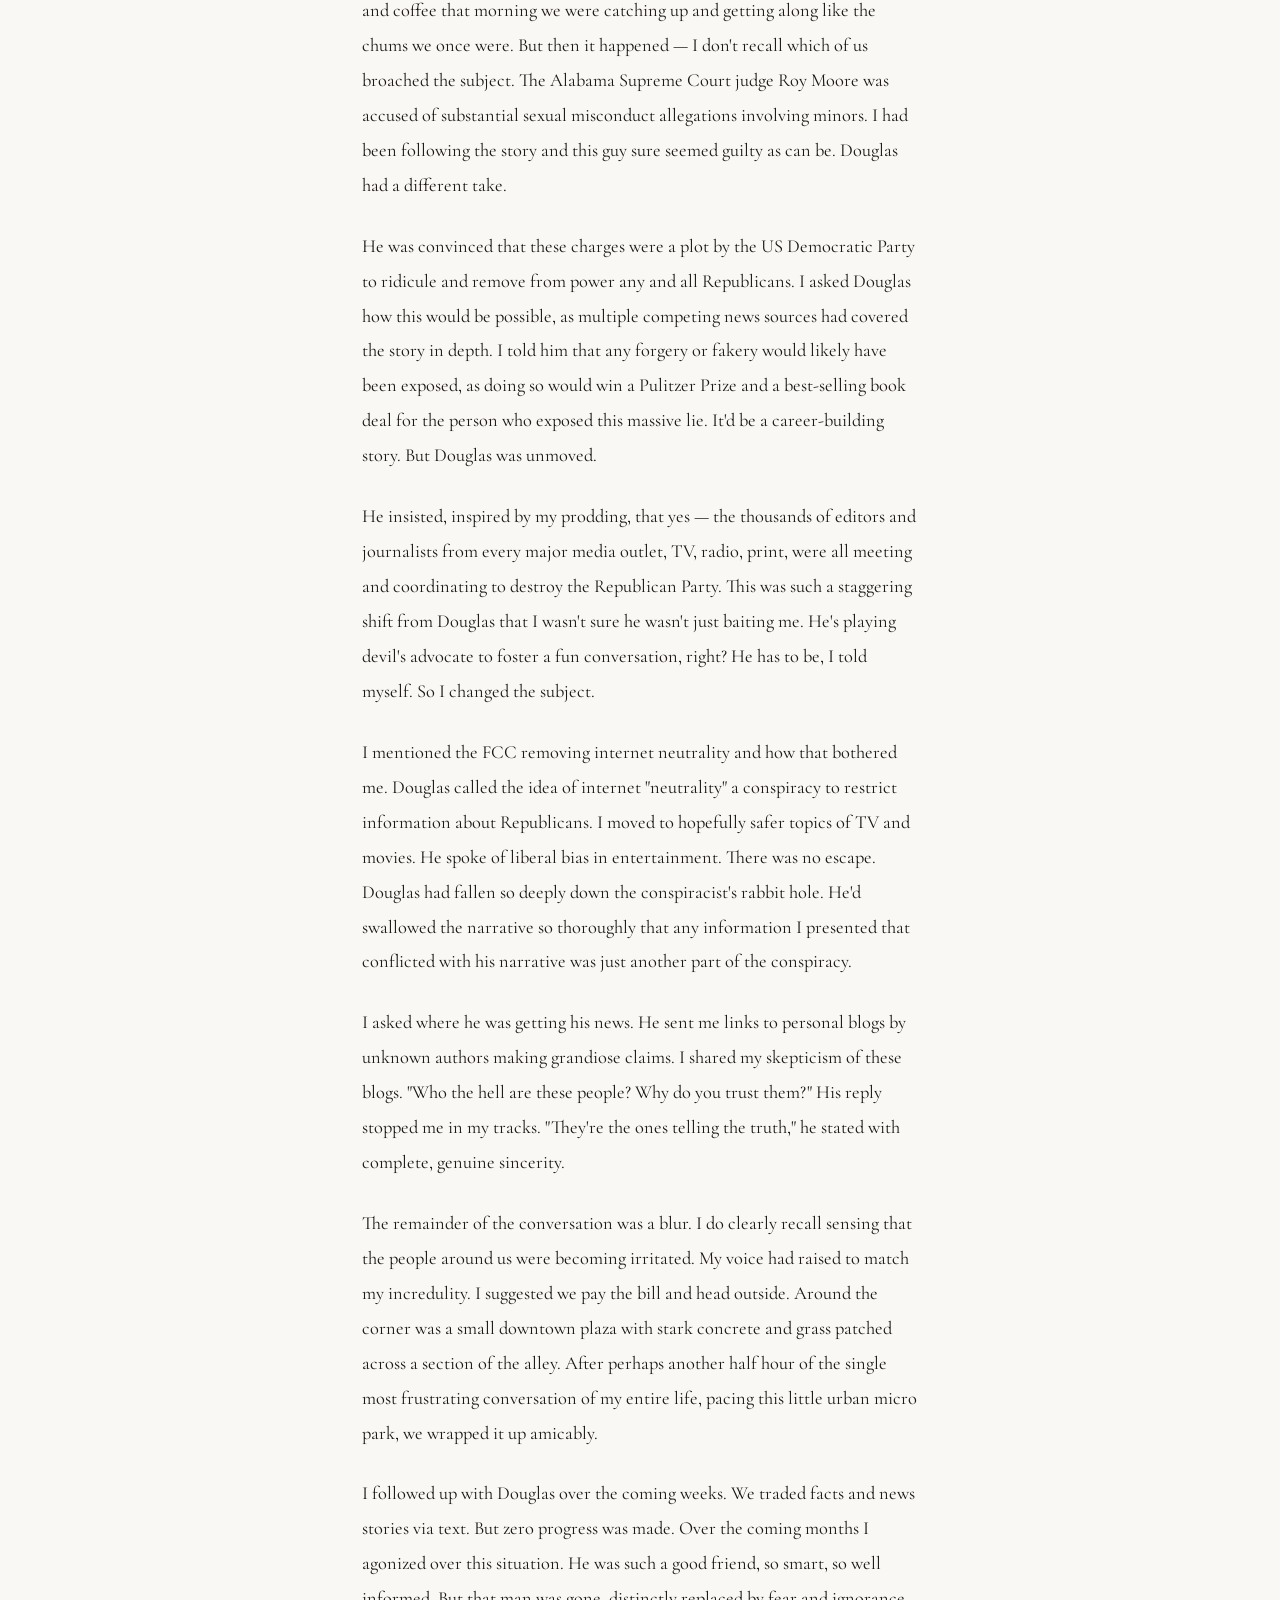
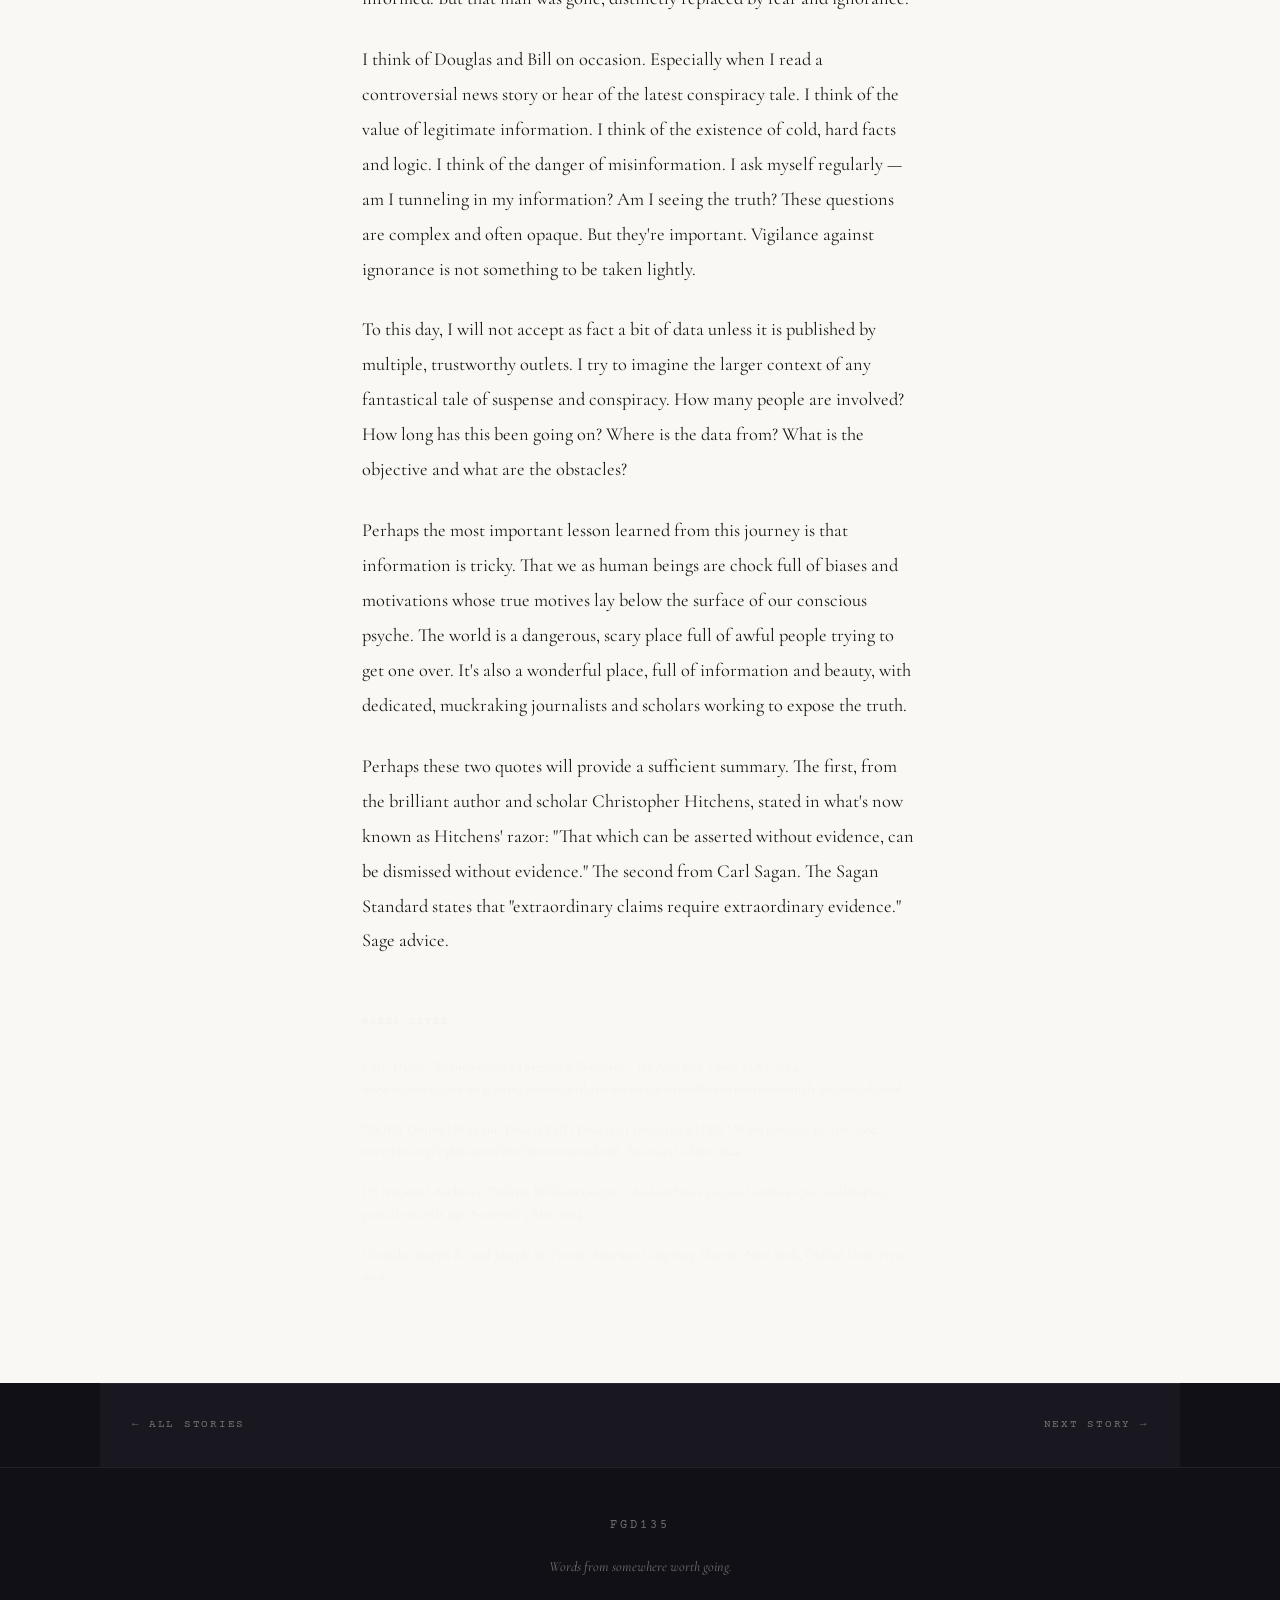
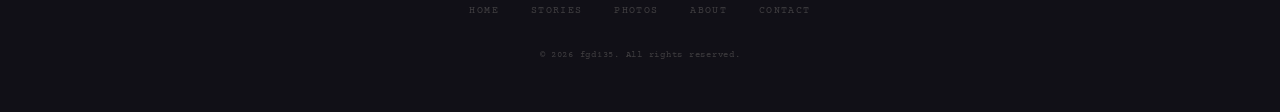
<file: rabbit.html>
<!DOCTYPE html>
<html lang="en">
<head>
  <meta charset="UTF-8" />
  <meta name="viewport" content="width=device-width, initial-scale=1.0" />
  <title>My Journey Through the Rabbit Hole — fgd135</title>
  <link rel="preconnect" href="https://fonts.googleapis.com" />
  <link rel="preconnect" href="https://fonts.gstatic.com" crossorigin />
  <link href="https://fonts.googleapis.com/css2?family=Cormorant+Garamond:ital,wght@0,300;0,400;0,500;0,600;1,300;1,400;1,500&family=Courier+Prime:ital,wght@0,400;0,700;1,400&family=Bebas+Neue&display=swap" rel="stylesheet" />
  <link rel="stylesheet" href="styles.css" />
  <link rel="icon" href="favicon.svg" type="image/svg+xml" />
</head>
<body>

<nav>
  <div class="nav-inner">
    <a class="nav-logo" href="index.html">fgd135</a>
    <ul class="nav-links">
      <li><a href="index.html">Home</a></li>
      <li><a href="stories.html" class="active">Stories</a></li>
      <li><a href="photos.html">Photos</a></li>
      <li><a href="index.html#about">About</a></li>
      <li><a href="index.html#contact">Contact</a></li>
      <li><a href="ntbd.html">The Serial</a></li>
      <li><a href="UI.html">Get Involved</a></li>
    </ul>
    <button class="nav-burger" onclick="document.getElementById('mobileMenu').classList.toggle('open')" aria-label="Menu">
      <span></span><span></span><span></span>
    </button>
  </div>
</nav>

<div class="signal-strip" aria-hidden="true"><svg class="strip-svg" viewBox="0 0 800 55" xmlns="http://www.w3.org/2000/svg" preserveAspectRatio="xMidYMid meet"></svg></div>

<div class="mobile-menu" id="mobileMenu">
  <button class="mobile-close" onclick="document.getElementById('mobileMenu').classList.toggle('open')">✕ Close</button>
  <a href="index.html">Home</a>
  <a href="stories.html">Stories</a>
  <a href="photos.html">Photos</a>
  <a href="index.html#about">About</a>
  <a href="index.html#contact">Contact</a>
  <a href="ntbd.html">The Serial</a>
  <a href="UI.html">Get Involved</a>
</div>

<div class="reader-header">
  <div class="container">
    <div class="reader-meta">
      <span class="label cr">Nonfiction</span><span class="label">·</span>
      <span class="label">2024</span>
    </div>
    <h1 class="reader-title">My Journey Through the Rabbit Hole</h1>
    <p class="reader-lede">How I watched a close friend disappear into conspiracy theories, and what it taught me about truth, trust, and the limits of reason.</p>
    <span class="reader-byline">Matt Biggins — 12 min read</span>
  </div>
</div>

<div class="reader-image">
  <img src="WarRoom.jpg" alt="War Room — Dr. Strangelove"
    onerror="this.parentElement.innerHTML='<div class=&quot;reader-image-placeholder&quot;><span>WarRoom.jpg</span></div>'" />
</div>

<div class="reader-body">
  <div class="container">

    <p>This is outrageous! I was shocked. It&#8217;s so obvious, we&#8217;ve all been lied to for so long! It was the early 90&#8217;s and I had just watched the Oliver Stone film <em>JFK</em>. In this film, Stone presents an impressive case that the US government was intimately involved in the assassination of John F. Kennedy. The film claims that the CIA and military worked together with the mafia to have the President executed by Lee Harvey Oswald and that they were still engaged in a massive conspiracy to cover it all up.</p>

    <p>Stone is a terrifically talented filmmaker. He makes a compelling case if one takes him at his word. I sure did. The rumors regarding the Kennedy assassination were as old as the act itself &#8212; it was the mafia, it was the CIA, it was the Cubans, no way Oswald acted alone. The idea of a massive conspiracy was pervasive. This film was just the push I needed to join in the outrage!</p>

    <p>My personal acceptance of the "truth" of this conspiracy touched off a deeper dive into the world of conspiracy theory. A friend with whom I was discussing this blatant cover up introduced me to a book titled <em>Behold a Pale Horse</em> by Milton William Cooper. Cooper is said to be a former US Naval intelligence officer. This claim is unverified — his records show only that he did serve in the Navy (US National Archives). In this book, Cooper lays out a staggering array of massive conspiracy theories including CIA dealing crack cocaine throughout the US, the existence of UFOs, the nefarious controlling power of the Illuminati, centuries-old conspiracies about those of the Jewish faith, the conspiracy around the shooting of JFK, and more.</p>

    <p>To a young, eager, precocious person, this book started out as a real mind-blower. Here was a man who participated in the cover ups and the planning. Here was a man risking his life to expose these important and world-changing truths. As I read deeper into the book, questions began to arise. Cooper was stating that virtually every part of our lives are controlled by these shadowy cabals seeking nothing more than total control of humanity. It feels so silly now, but for the first half of the book, I was convinced that this was the truth and that nothing would ever be the same.</p>

    <p>Then we got to the details of his JFK assassination theory. Stone had convinced me that the CIA was involved, maybe even the mafia. But Cooper took it to another level. Aliens. He states that aliens were involved in the planning and execution of this conspiracy. Now this was a bridge too far. I recall reading it and thinking, "Is this guy fucking with me? Aliens!!"</p>

    <p>Throughout the book, Cooper claims that his life was in danger for sharing these truths and that he was deep in hiding. This claim was laid bare as BS by turning to the last pages of the book. These pages contained his contact information, available for those willing to donate money to his little quest. He's essentially saying, "I'm being hunted by the most sophisticated and powerful forces on the planet. These people will stop at nothing to get to me. And here I am if you'll just give me some money." I never finished the book. I didn't donate or lend it out. I threw it in the trash.</p>

    <p>I felt foolish for accepting as fact words in a book. Most every claim would be easily disproved with basic research into the actual facts of each issue. It really is a ridiculous book. Further compounding the foolishness of my beliefs, I would over the coming years learn that Oliver Stone had taken substantial liberties with the truth in the writing of his film. Some of the liberties were subtle, some were egregious. The litany of incorrect details is readily available online. For our purposes it will suffice to say that in the cold light of day, this film is great entertainment, but far, far from dealing with the truth of the matter. Again, I felt foolish.</p>

    <p>Moving forward in my life with a healthy dose of skepticism having been implanted from the rather ridiculous forays down the rabbit hole, my interest in finding the truth was abetted by my interest in these theories themselves. How and why do people believe these things? Why do they share them? How can they be eliminated from the public discourse?</p>

    <p>Perhaps the most challenging part of parsing truth from fiction in this world of conspiracy is the fact that some of them are true. In 1995 and 1996, journalist Gary Webb published in the San Jose Mercury News a series of stories alleging that government agencies were producing and selling crack cocaine in the US to fund their undercover operations around the world. His reporting was expansive and well sourced. It was an explosive story. It could have made Webb a superstar. But fate had other plans.</p>

    <p>Over several substantially tumultuous years, a public consensus grew that this story was false. Government sources vehemently denied the existence of such a program. Largely discredited, Webb committed suicide in 2004. In the years since his tragic death, it has been revealed that although Webb was a bit sloppy with details, he was largely correct. The CIA did support, or at very least allow, some of its agents to import and sell drugs in the United States to fund covert operations around the globe. The claims that Webb fabricated this story were likely an attempt to keep this program secret (Carr, David).</p>

    <p>If the government is willing and able to do such a thing, what else are they willing to do? Did they kill Kennedy? Did they bring down the twin towers? Did they add fluoride to the water to control our minds? It is a terribly slippery slope. And that's one of the most important parts of a good conspiracy theory — a small kernel of truth. Take a fact, explain it, inflate it, conflate it, relate it. It can now become anything.</p>

    <p>In their book <em>American Conspiracy Theory</em>, authors Joseph E. Uscinski and Joseph M. Parent analyze the history of conspiracy theories in the US. They use newspaper articles, radio and TV reports, letters to the editors, and more in an attempt to quantify the rise and fall of these theories. They conclude that America has always been rich with tales of nefarious power holding down the ordinary citizen. Surprisingly, they find that conspiracy theories are slightly less common today than they have been previously. They find that the peaks of conspiracy were the 1890s (era of monopoly trusts) and 1950s (peak of communist scare) (Uscinski and Parent). They go on to break down the acceptance of conspiracy beliefs by racial and economic measures. It's terrifically fascinating reading, if a bit dry.</p>

    <p>The idea that conspiracy theories are less prevalent than before was difficult for me to accept. It seems that conspiracies are everywhere. I propose that the roots of this disparity lie in the ease of communication. If a small group of people believe that the world is flat (and it is beyond difficult to accept that someone could be this foolish, but here we are), they are no longer limited to letters to the editors of a newspaper or obscure magazine articles. In fact, there are really no limits at all on the reach of a single person who posts their beliefs online. YouTube, Facebook, TikTok, and more are awash with kooky theories. A small cadre of dedicated people can bring even a small idea to global prominence.</p>

    <p>For too many years, I made it my mission to disabuse those close to me of these silly ideas. A friend and colleague — we'll call him Bill — was absolutely convinced that the US government was responsible for 9/11. He claimed that because he took engineering classes in college, he knew for a fact that the towers were brought down by explosives. After a handful of terribly frustrating and increasingly loud and hostile arguments, I decided to go for the gold.</p>

    <p>The PBS program Nova episode <em>Why the Towers Fell</em> is an exploration of the tragic collapse of these buildings and the engineering that made it possible. In the episode they speak to architects, engineers and other experts, including the person who designed the towers. They provide detailed analysis of the fall and the cause. They make clear, crystal clear, that the towers were in fact brought down by the explosive force of the impact from the jet airliner (Nova). I told Bill that he needed to watch it and we'd continue our discussion then.</p>

    <p>I recall thinking that this would correct Bill. That he would have to admit that at least, they make a damn good case and maybe, just maybe, the towers fell as we were told. I felt a warm fuzzy feeling, secure in the knowledge that I had helped steer my friend clear of this foolish theory. I was wrong. Dead wrong.</p>

    <p>"Did you watch it?" I asked Bill the next day.</p>

    <p>"I did," he replied, "and they're wrong. It was explosives."</p>

    <p>I was dumbfounded and asked for clarification. "What about the engineers they spoke to? What about the illustrations and computer modeling of the fall?" I asked desperately.</p>

    <p>"They're wrong. I took engineering classes and I know that they're wrong." That was that. He wouldn't expand on this. He had no reason to question the experts, he had no real expertise in the field. What he did have is a little bit of knowledge and a lot of suspicion and a whole lot of pride in holding such a "radical truth". I realized that I would not talk him out of this. Not only that, but much to my chagrin, he continued to look subtly down upon me for blindly accepting what he saw as the lies told by the government.</p>

    <p>Some years later, I'd find myself again staring down into the rabbit hole. At brunch with an old friend I'd not seen in nearly a decade. I had always known Douglas to be an intelligent man. He was erudite and well spoken. Over eggs and coffee that morning we were catching up and getting along like the chums we once were. But then it happened — I don't recall which of us broached the subject. The Alabama Supreme Court judge Roy Moore was accused of substantial sexual misconduct allegations involving minors. I had been following the story and this guy sure seemed guilty as can be. Douglas had a different take.</p>

    <p>He was convinced that these charges were a plot by the US Democratic Party to ridicule and remove from power any and all Republicans. I asked Douglas how this would be possible, as multiple competing news sources had covered the story in depth. I told him that any forgery or fakery would likely have been exposed, as doing so would win a Pulitzer Prize and a best-selling book deal for the person who exposed this massive lie. It'd be a career-building story. But Douglas was unmoved.</p>

    <p>He insisted, inspired by my prodding, that yes — the thousands of editors and journalists from every major media outlet, TV, radio, print, were all meeting and coordinating to destroy the Republican Party. This was such a staggering shift from Douglas that I wasn't sure he wasn't just baiting me. He's playing devil's advocate to foster a fun conversation, right? He has to be, I told myself. So I changed the subject.</p>

    <p>I mentioned the FCC removing internet neutrality and how that bothered me. Douglas called the idea of internet "neutrality" a conspiracy to restrict information about Republicans. I moved to hopefully safer topics of TV and movies. He spoke of liberal bias in entertainment. There was no escape. Douglas had fallen so deeply down the conspiracist's rabbit hole. He'd swallowed the narrative so thoroughly that any information I presented that conflicted with his narrative was just another part of the conspiracy.</p>

    <p>I asked where he was getting his news. He sent me links to personal blogs by unknown authors making grandiose claims. I shared my skepticism of these blogs. "Who the hell are these people? Why do you trust them?" His reply stopped me in my tracks. "They're the ones telling the truth," he stated with complete, genuine sincerity.</p>

    <p>The remainder of the conversation was a blur. I do clearly recall sensing that the people around us were becoming irritated. My voice had raised to match my incredulity. I suggested we pay the bill and head outside. Around the corner was a small downtown plaza with stark concrete and grass patched across a section of the alley. After perhaps another half hour of the single most frustrating conversation of my entire life, pacing this little urban micro park, we wrapped it up amicably.</p>

    <p>I followed up with Douglas over the coming weeks. We traded facts and news stories via text. But zero progress was made. Over the coming months I agonized over this situation. He was such a good friend, so smart, so well informed. But that man was gone, distinctly replaced by fear and ignorance.</p>

    <p>I think of Douglas and Bill on occasion. Especially when I read a controversial news story or hear of the latest conspiracy tale. I think of the value of legitimate information. I think of the existence of cold, hard facts and logic. I think of the danger of misinformation. I ask myself regularly — am I tunneling in my information? Am I seeing the truth? These questions are complex and often opaque. But they're important. Vigilance against ignorance is not something to be taken lightly.</p>

    <p>To this day, I will not accept as fact a bit of data unless it is published by multiple, trustworthy outlets. I try to imagine the larger context of any fantastical tale of suspense and conspiracy. How many people are involved? How long has this been going on? Where is the data from? What is the objective and what are the obstacles?</p>

    <p>Perhaps the most important lesson learned from this journey is that information is tricky. That we as human beings are chock full of biases and motivations whose true motives lay below the surface of our conscious psyche. The world is a dangerous, scary place full of awful people trying to get one over. It's also a wonderful place, full of information and beauty, with dedicated, muckraking journalists and scholars working to expose the truth.</p>

    <p>Perhaps these two quotes will provide a sufficient summary. The first, from the brilliant author and scholar Christopher Hitchens, stated in what's now known as Hitchens' razor: "That which can be asserted without evidence, can be dismissed without evidence." The second from Carl Sagan. The Sagan Standard states that "extraordinary claims require extraordinary evidence." Sage advice.</p>

    <h3 class="story-section-head">Works Cited</h3>

    <p class="source-entry">Carr, David. "Resurrecting a Disgraced Reporter." <em>The New York Times</em>, 2 Oct. 2014, www.nytimes.com/2014/10/05/movies/kill-the-messenger-recalls-a-reporter-wrongly-disgraced.html.</p>

    <p class="source-entry">"NOVA Online | Why the Towers Fell | Towers of Innovation | PBS." Www.pbs.org, 30 Apr. 2002, www.pbs.org/wgbh/nova/wtc/innovation2.html. Accessed 6 Mar. 2024.</p>

    <p class="source-entry">US National Archives. "Milton William Cooper." Aad.archives.gov, aad.archives.gov/aad/display-partial-records.jsp. Accessed 5 Mar. 2024.</p>

    <p class="source-entry">Uscinski, Joseph E., and Joseph M. Parent. <em>American Conspiracy Theories</em>. New York, Oxford Univ. Press, 2014.</p>

  </div>
</div>

<div class="reader-nav container-wide">
  <a class="btn-text dim" href="stories.html">← All stories</a>
  <a class="btn-text dim" href="orange.html">Next story →</a>
</div>

<footer>
  <div class="footer-inner" style="max-width:1080px;margin:0 auto;">
    <div class="site-name">fgd135</div>
    <p class="footer-motto">Words from somewhere worth going.</p>
    <div class="footer-links">
      <a href="index.html">Home</a>
      <a href="stories.html">Stories</a>
      <a href="photos.html">Photos</a>
      <a href="index.html#about">About</a>
      <a href="index.html#contact">Contact</a>
    </div>
    <div class="footer-copy">© 2026 fgd135. All rights reserved.</div>
  </div>
</footer>

<script src="signal-strip.js"></script>
</body>
</html>
</file>
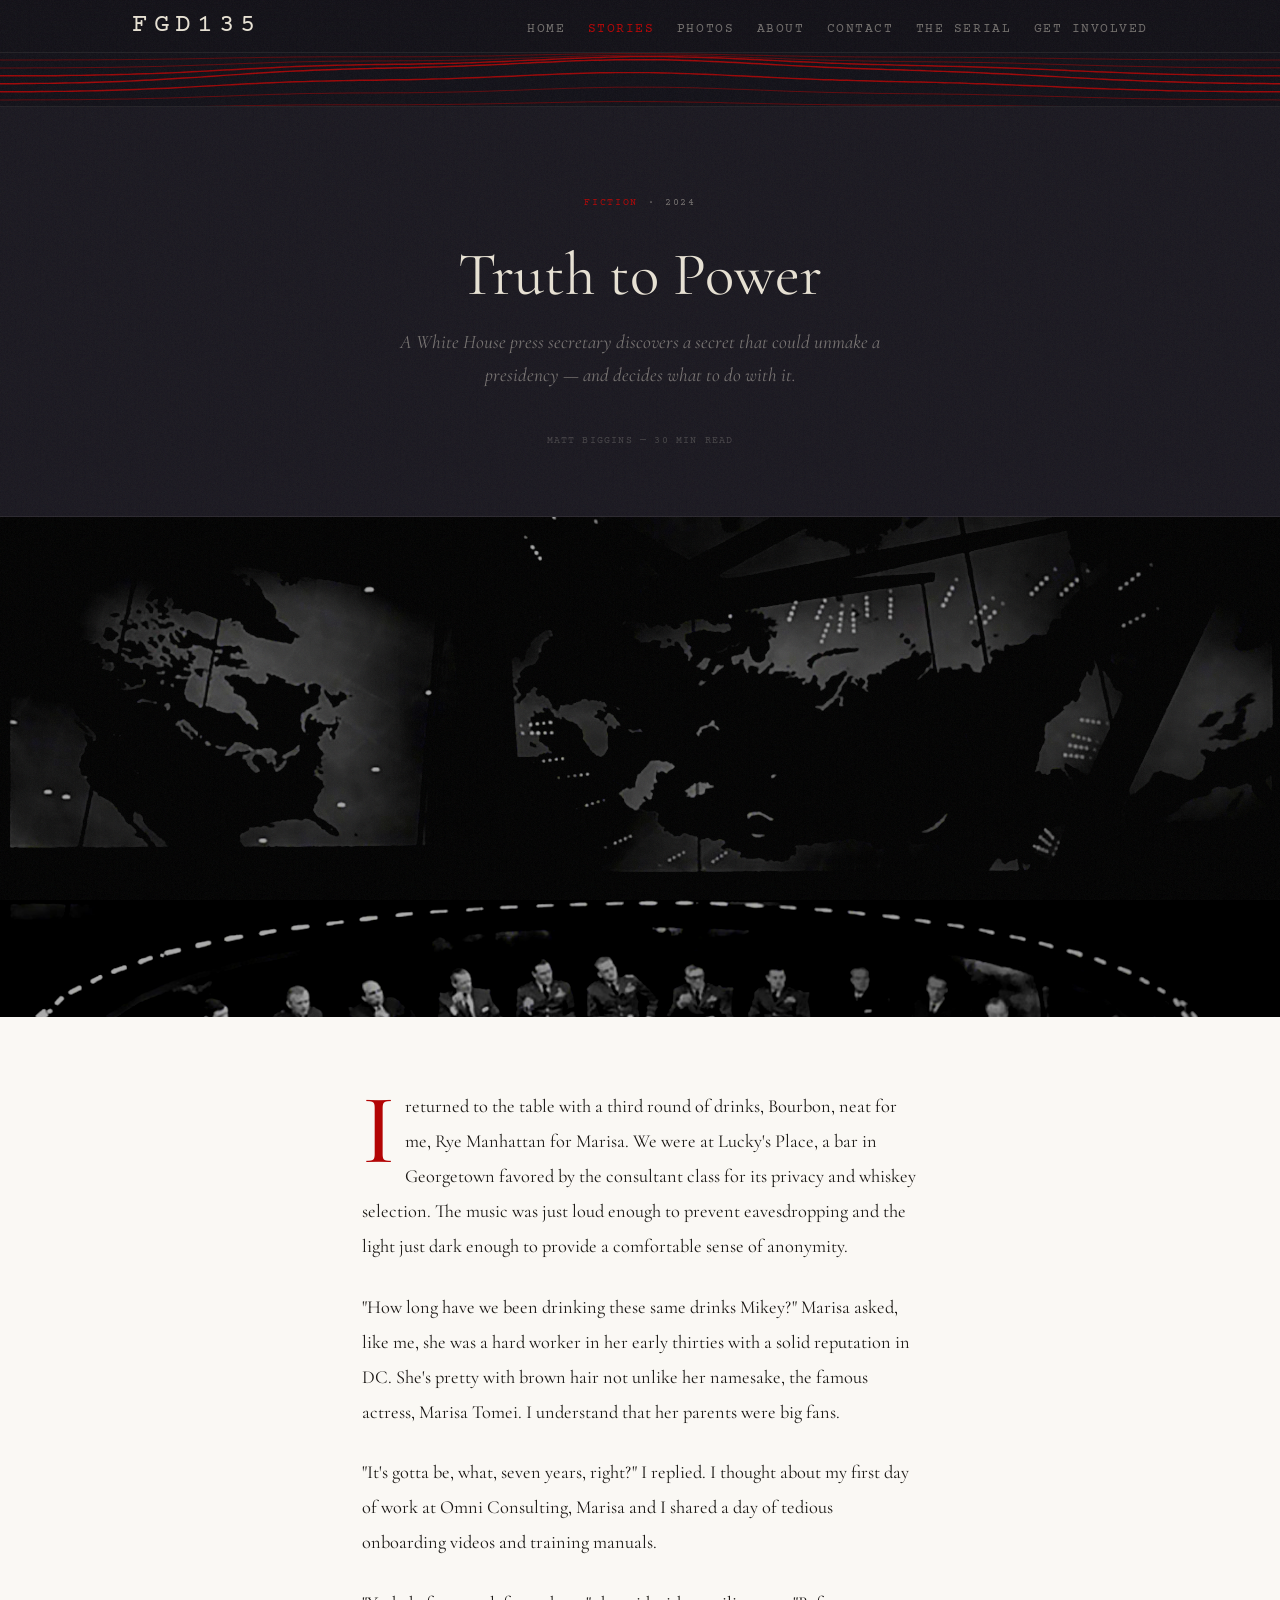
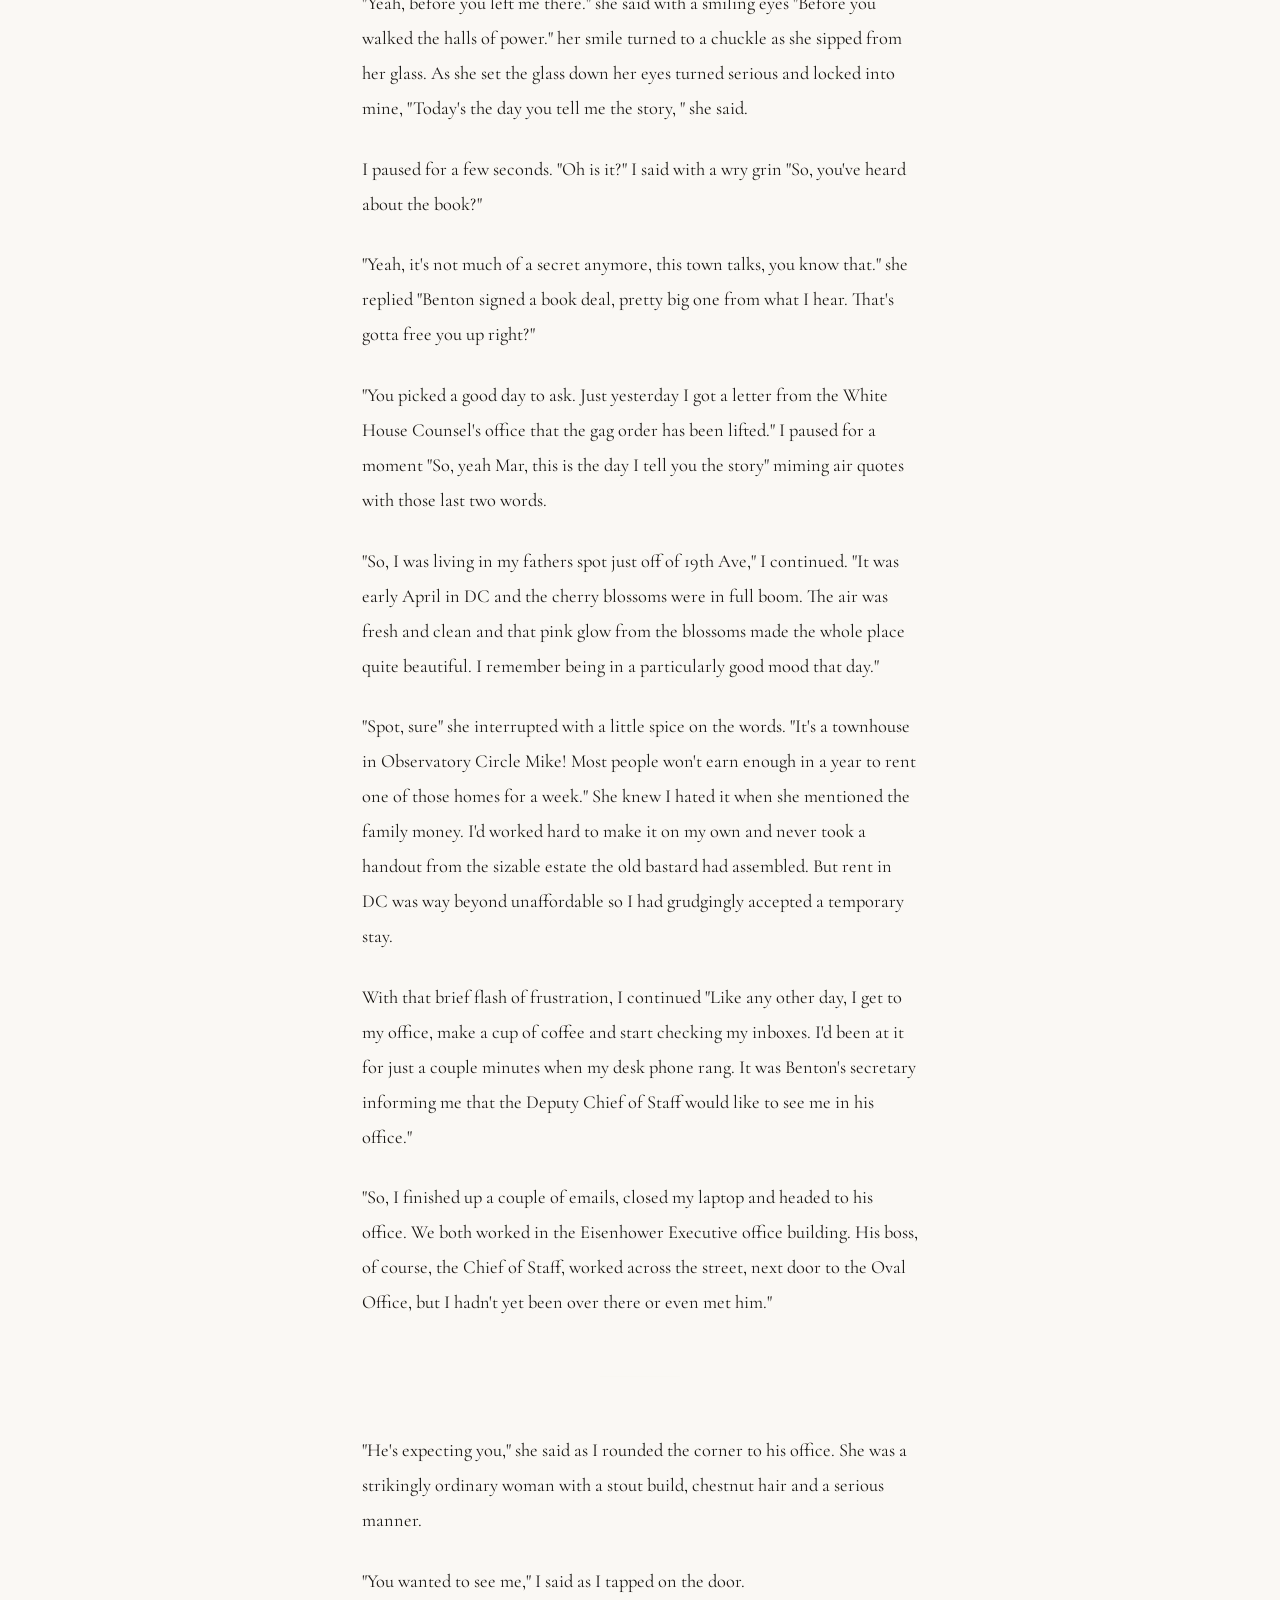
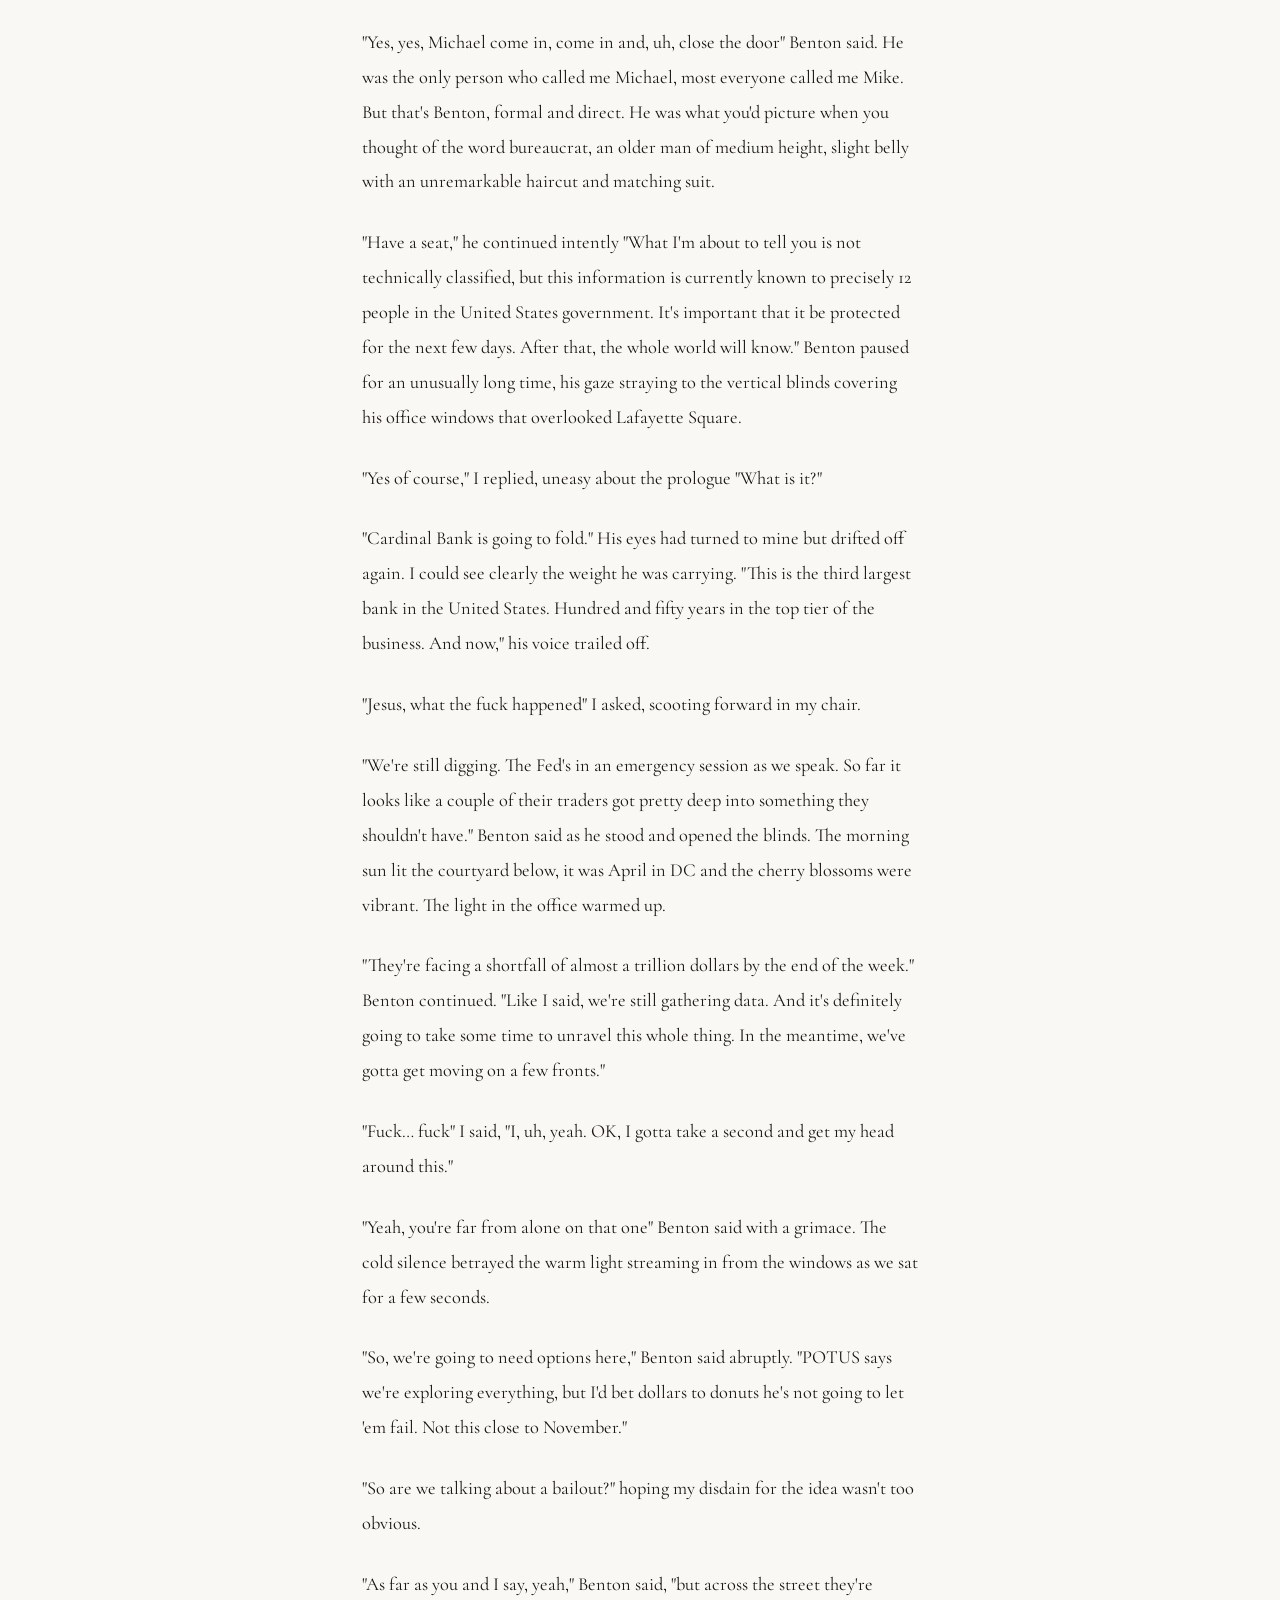
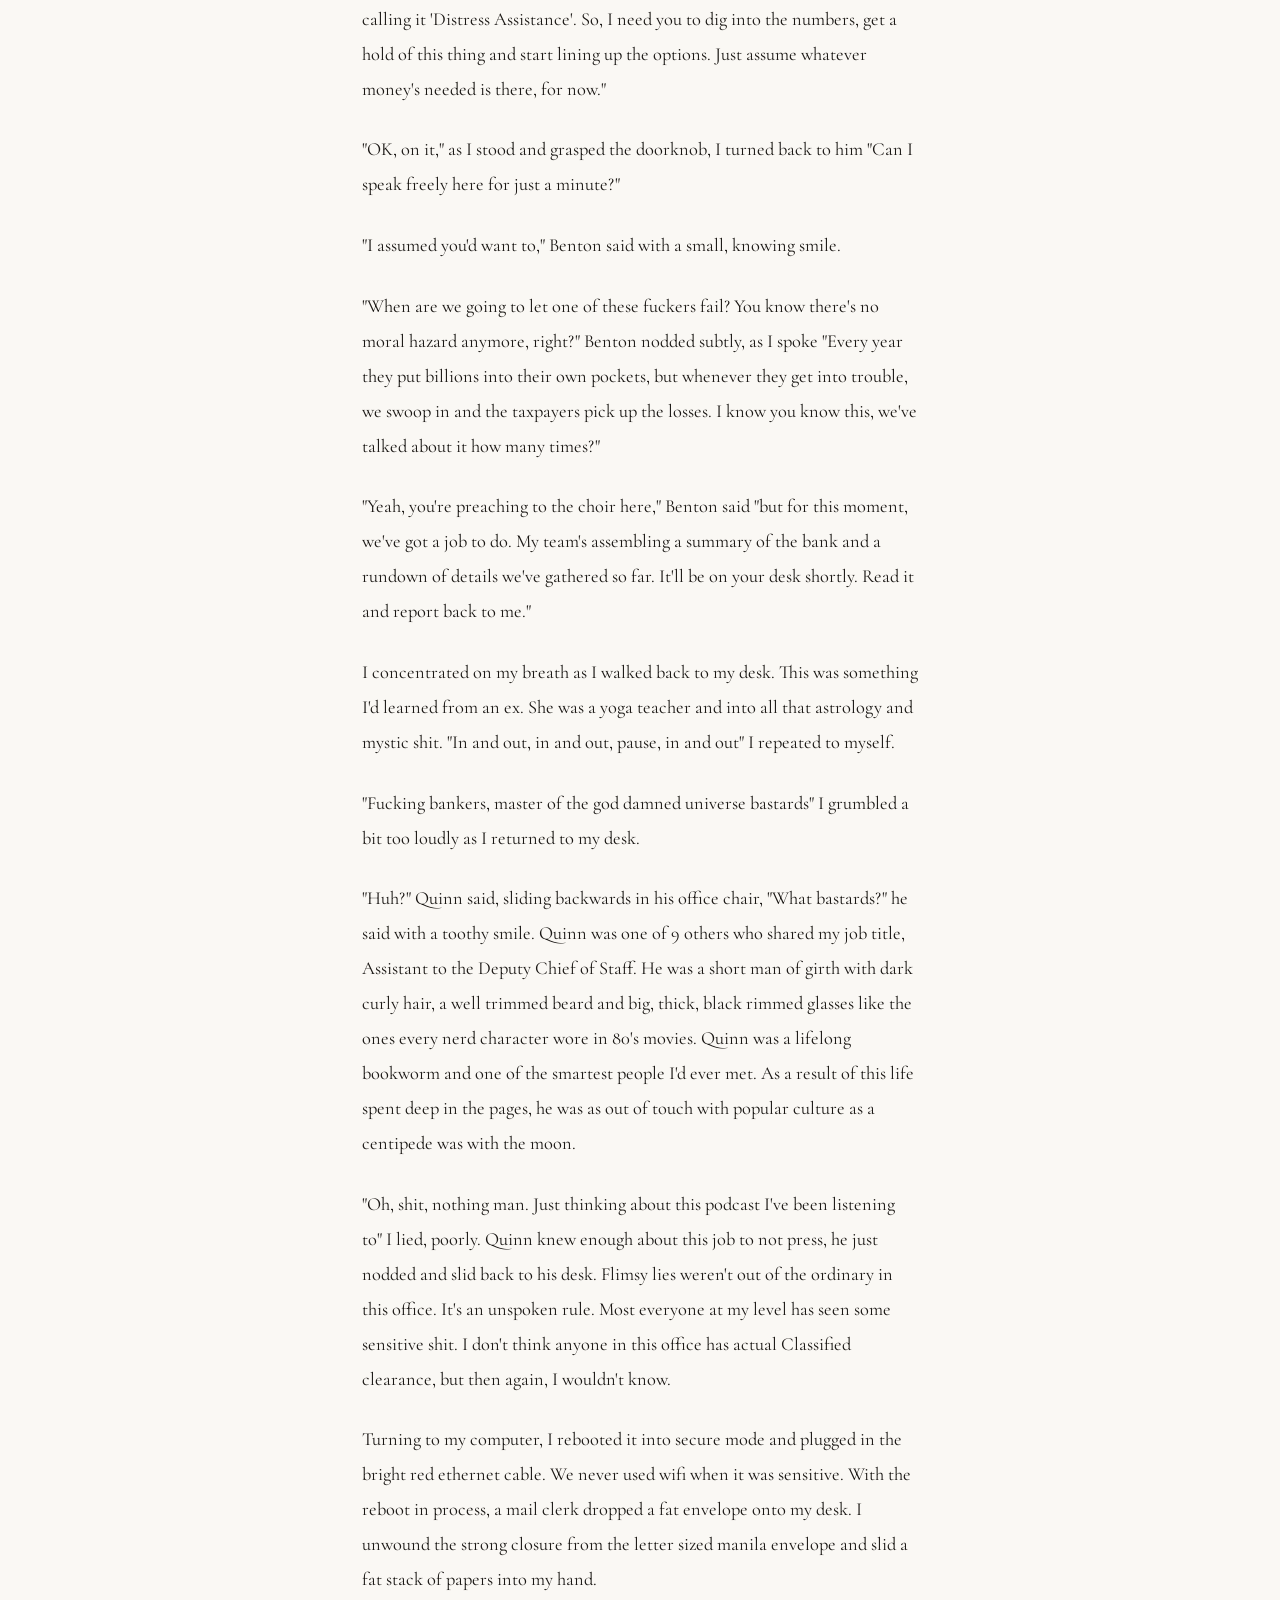
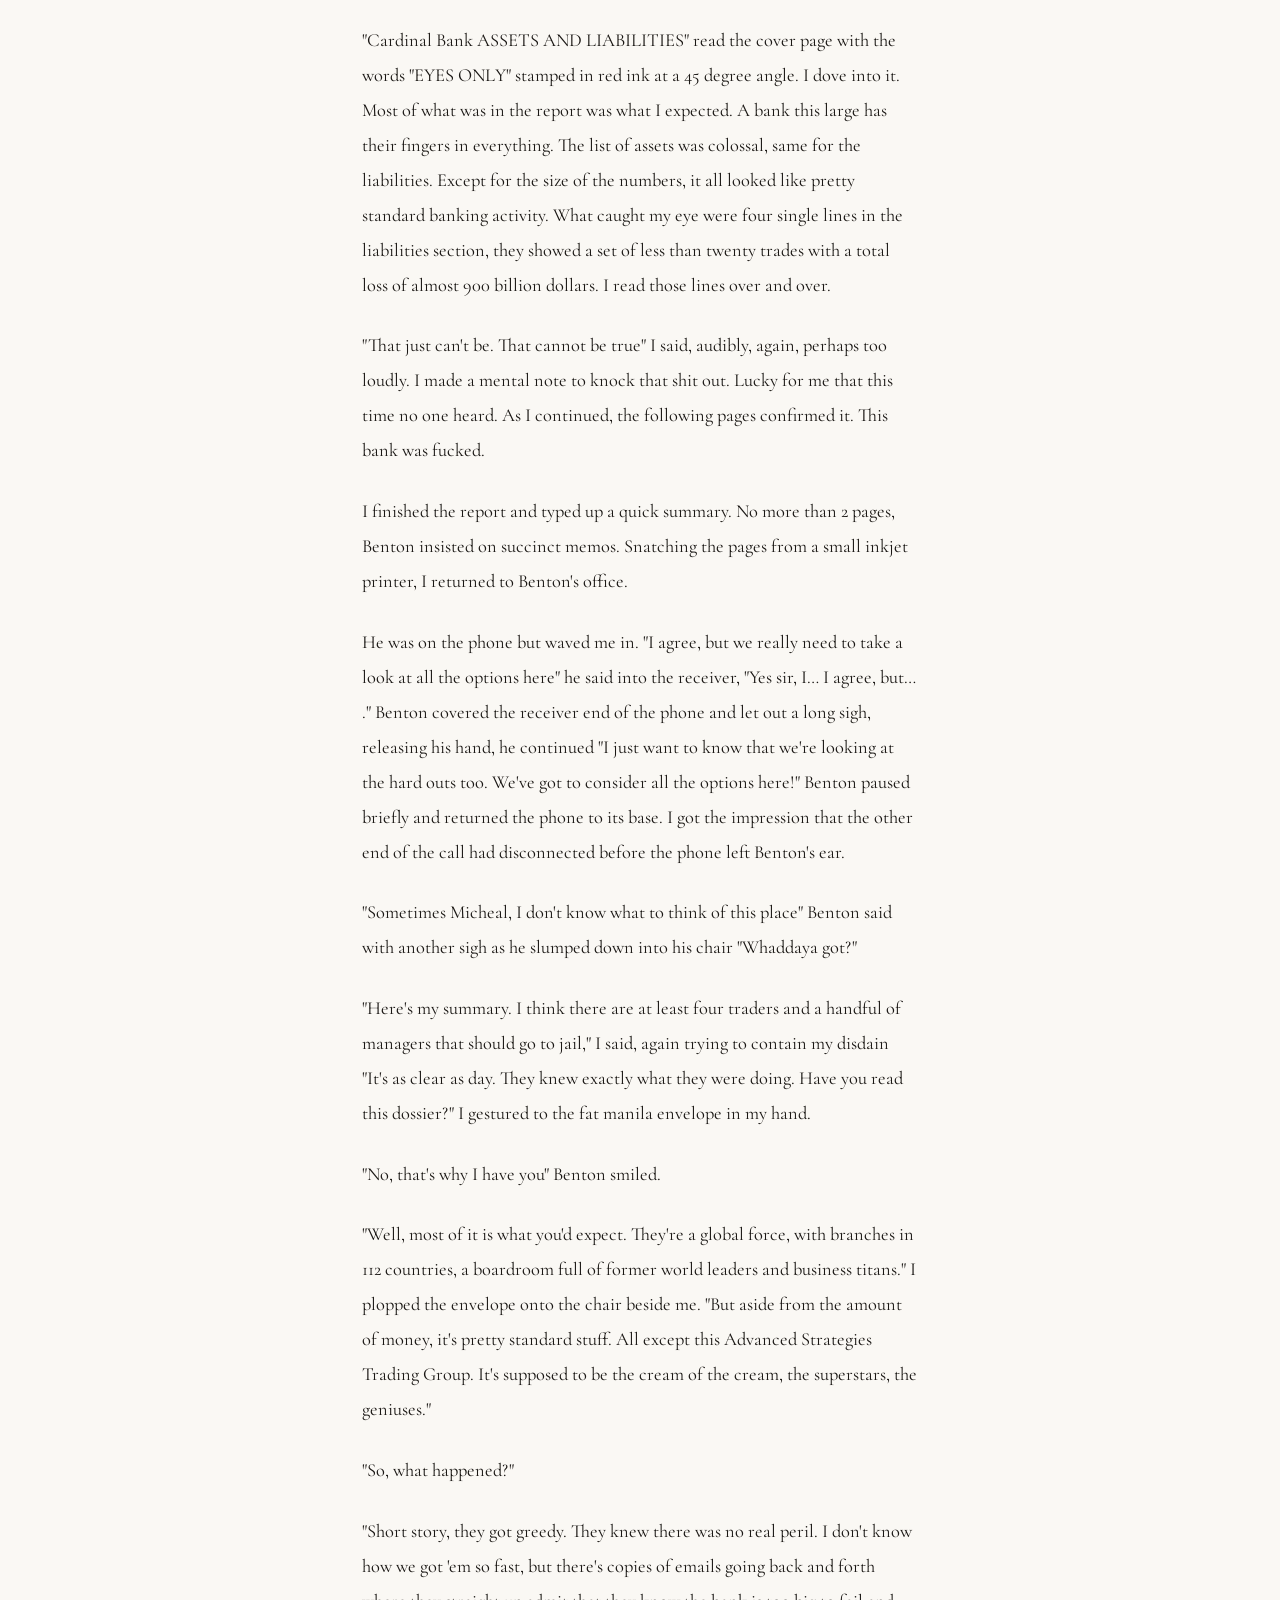
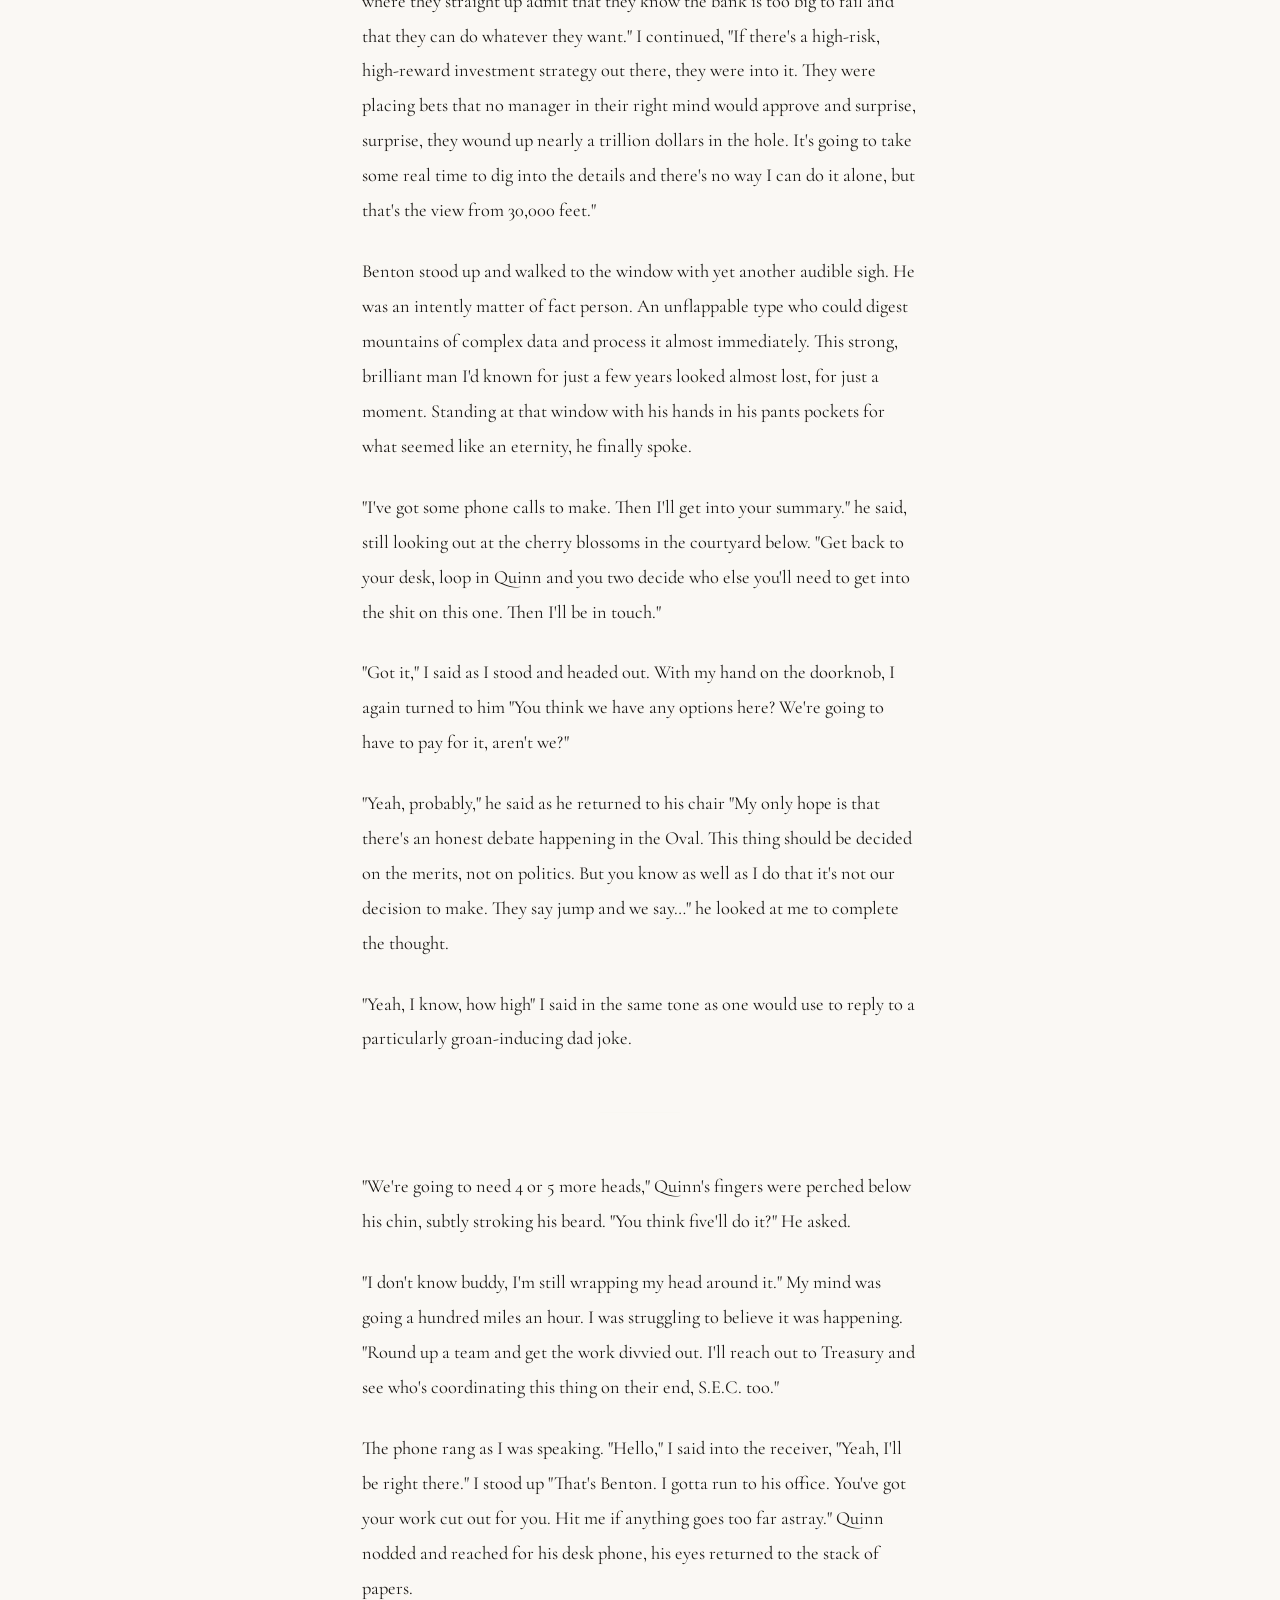
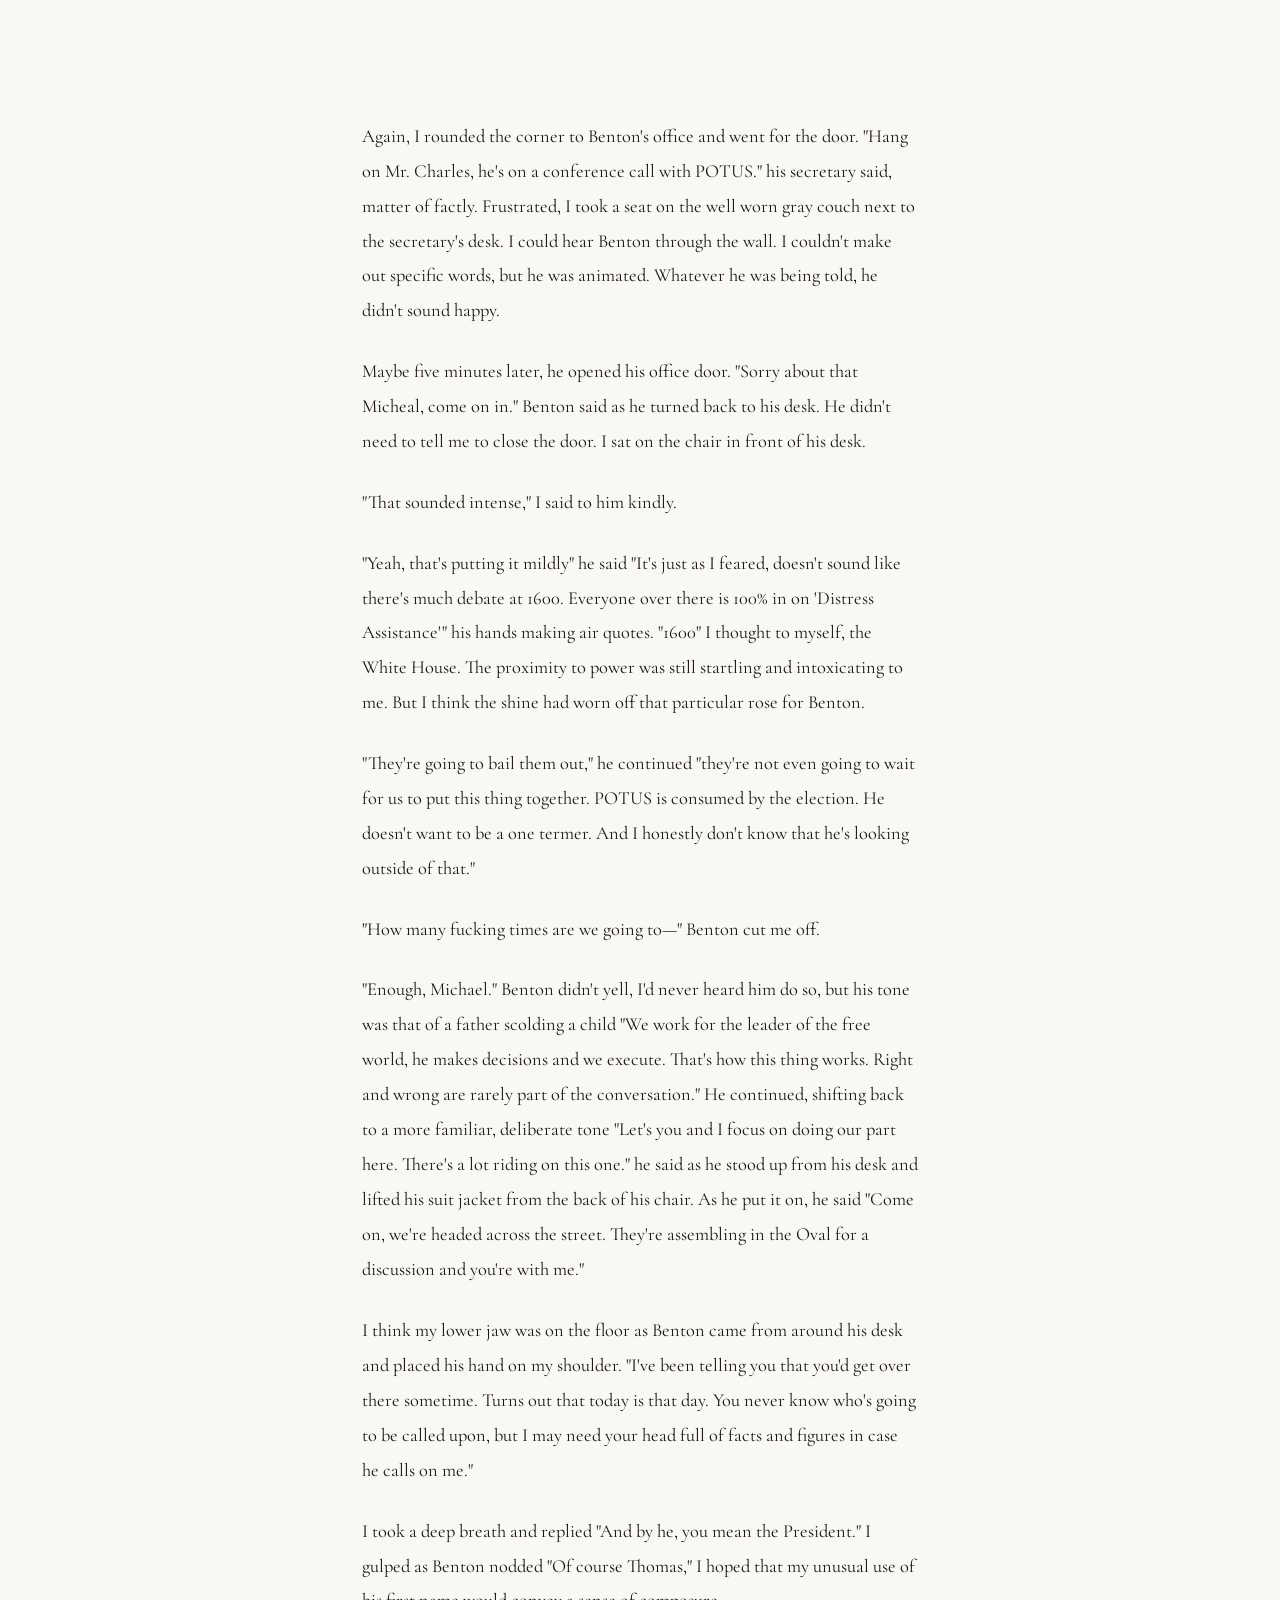
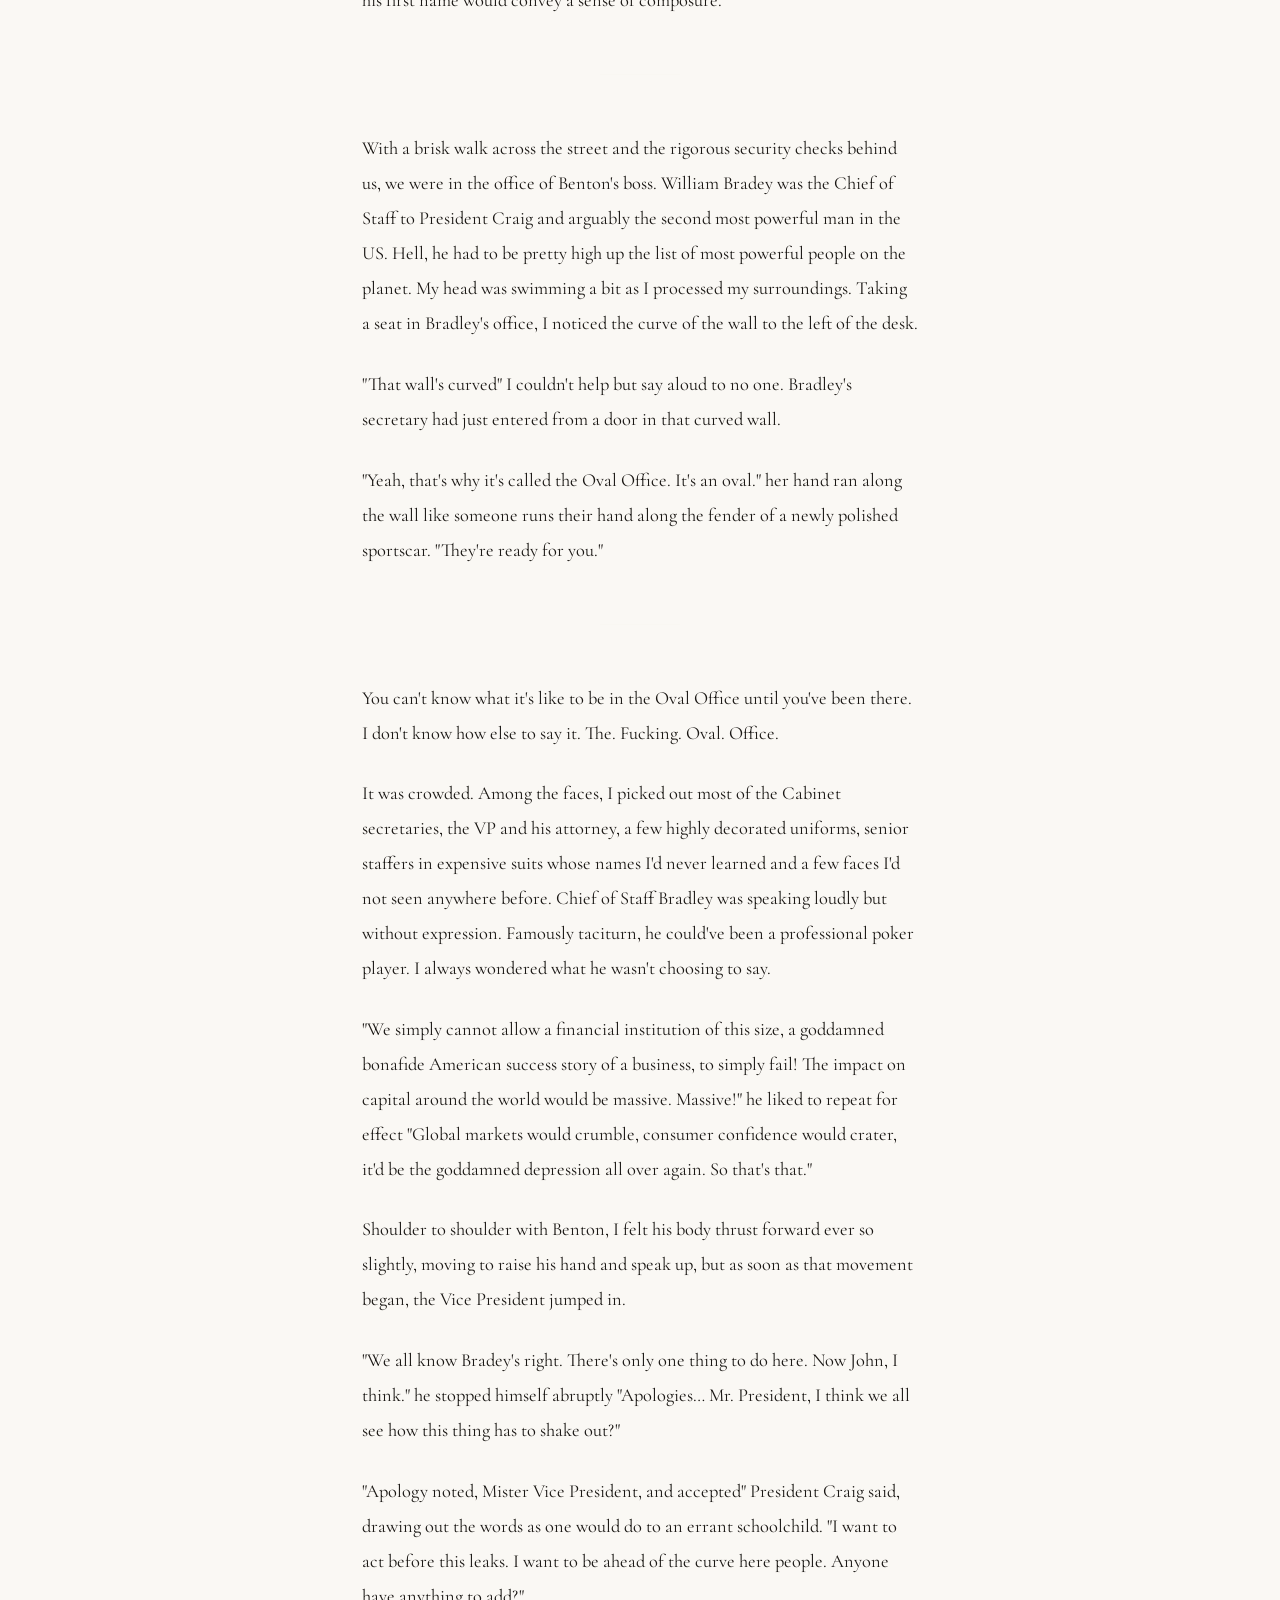
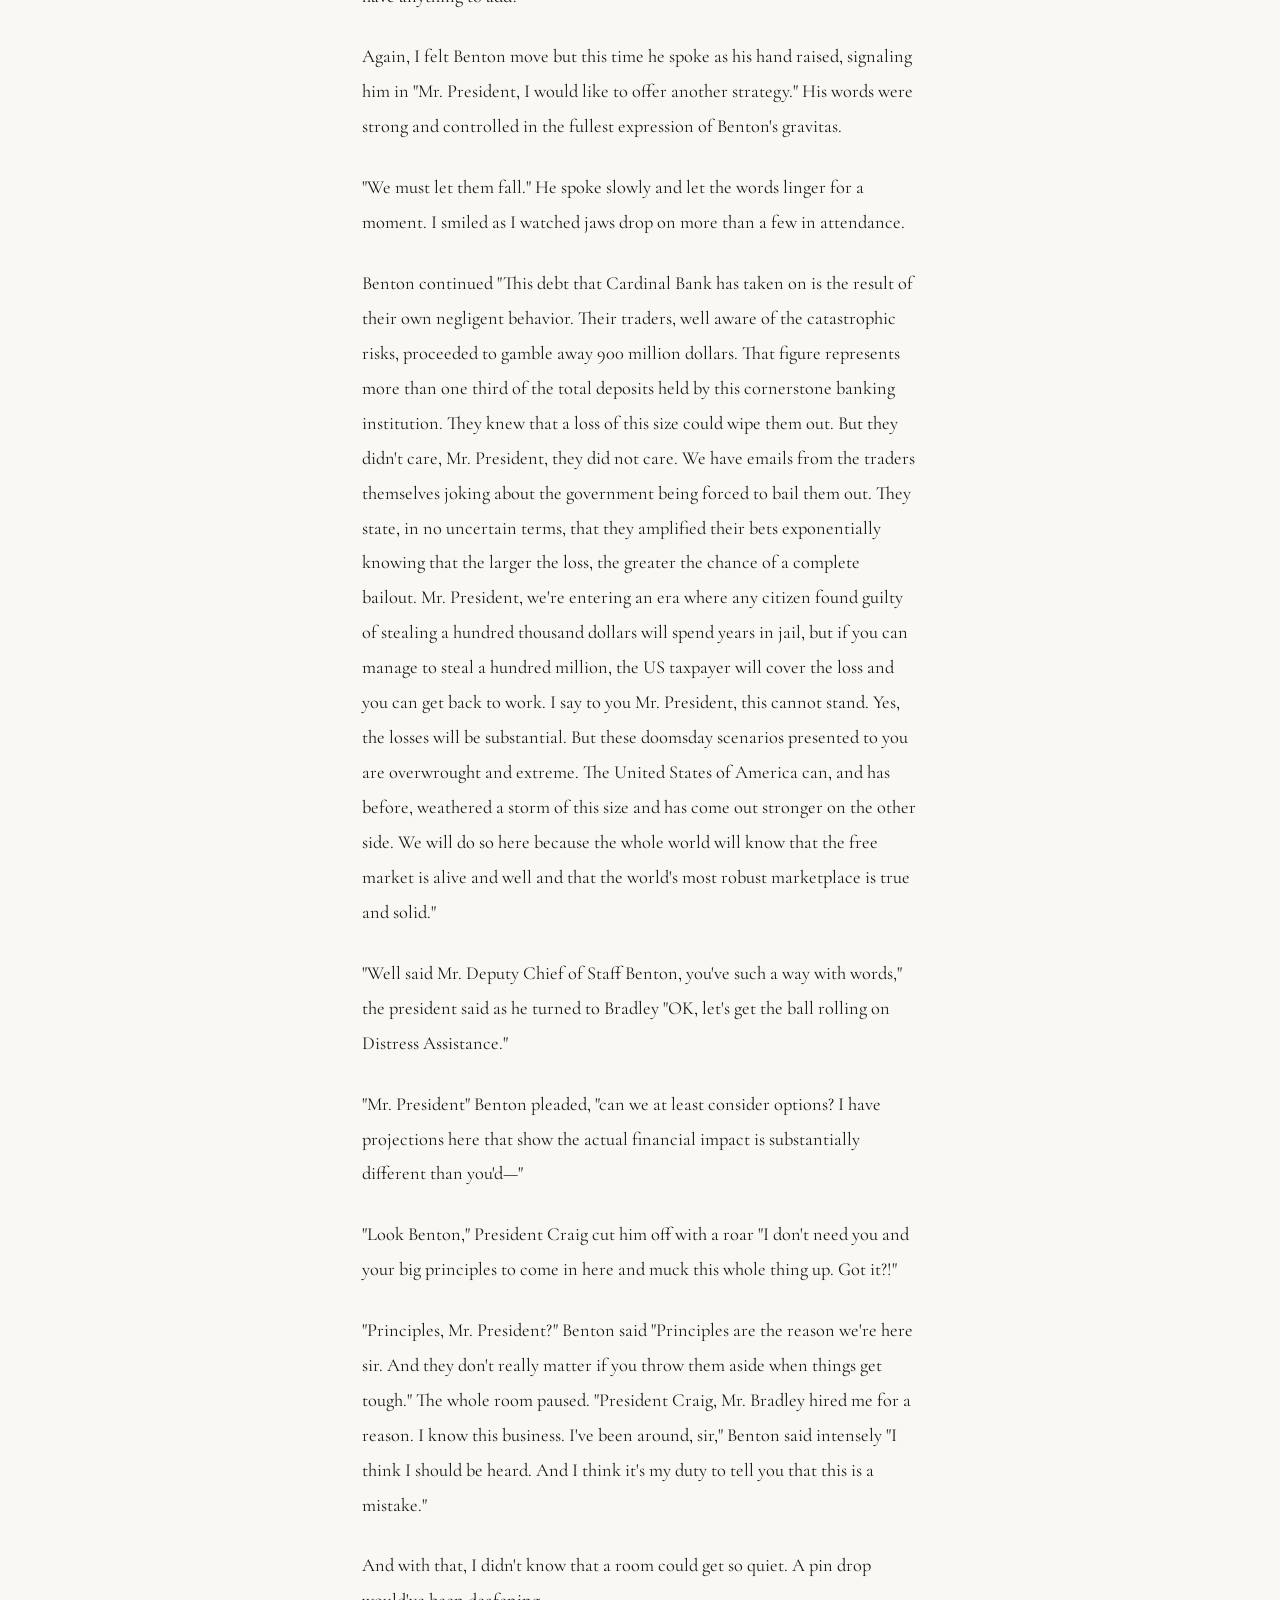
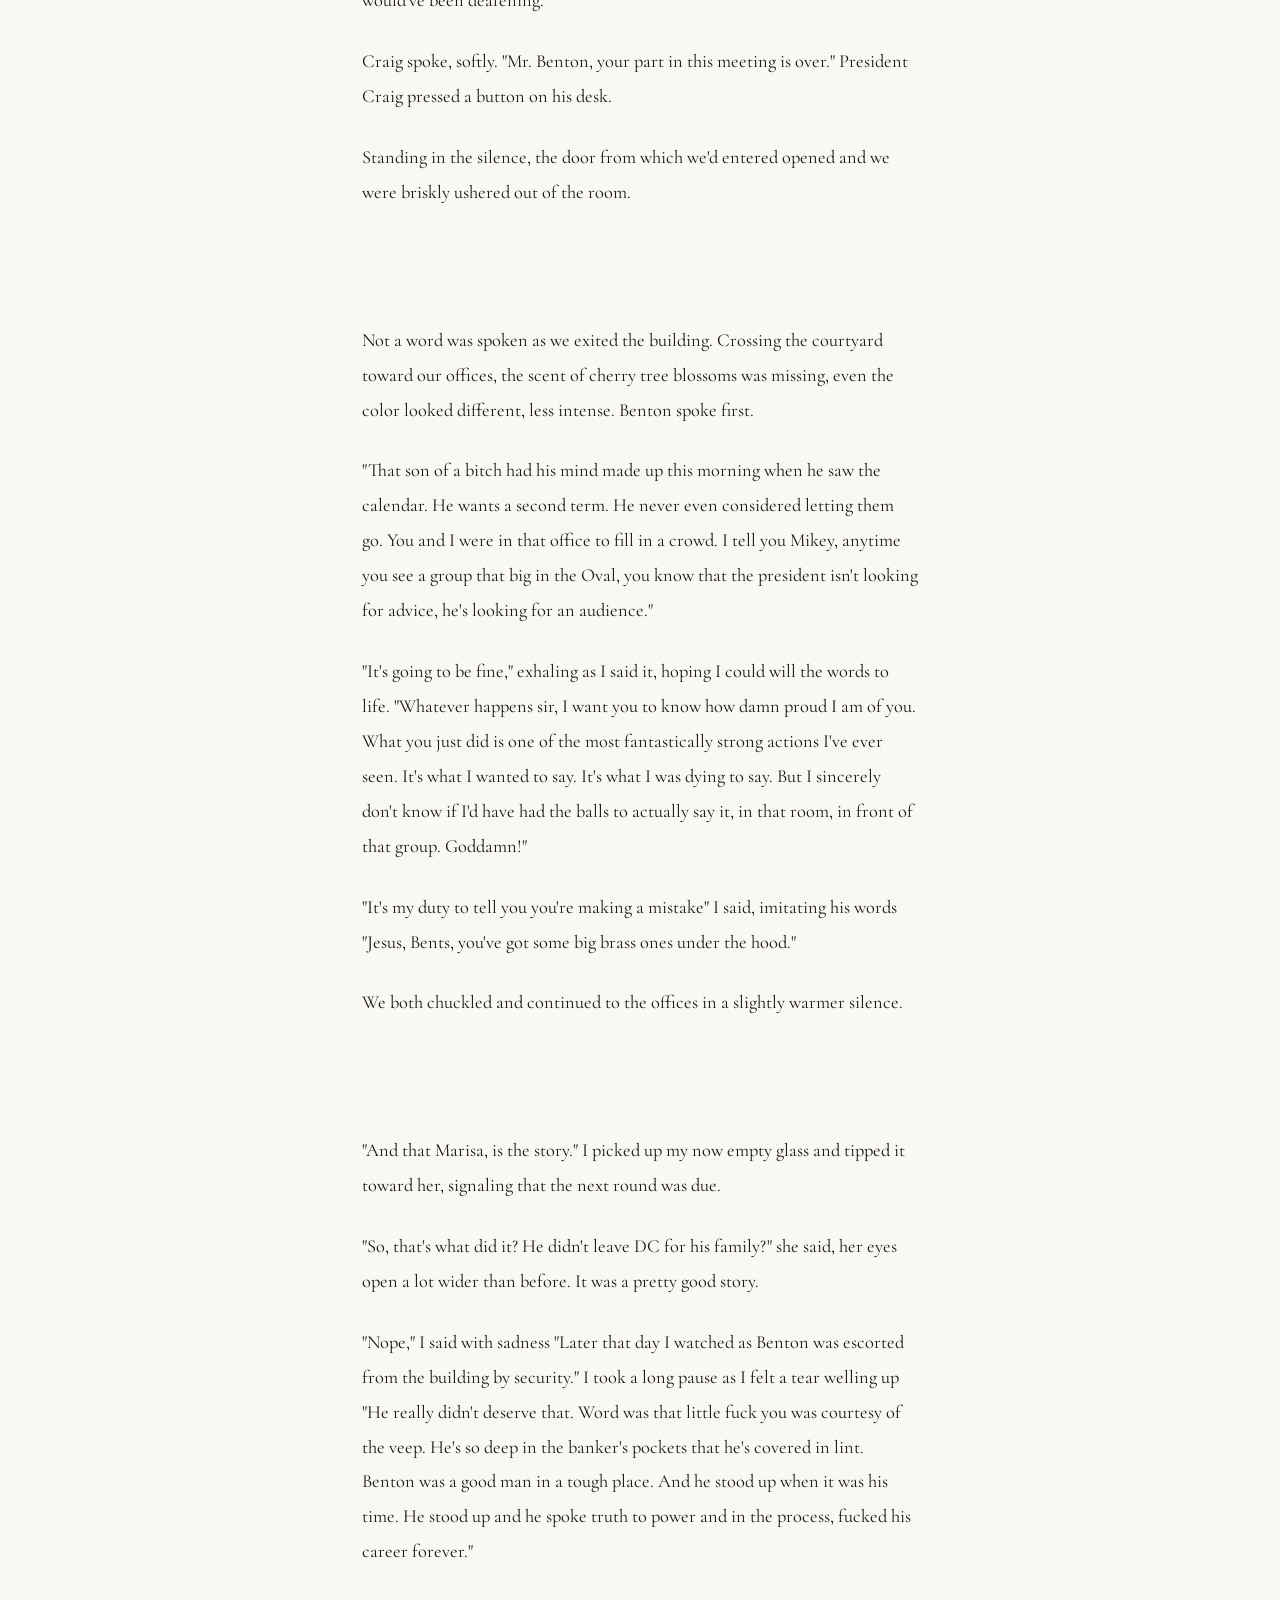
<file: truth.html>
<!DOCTYPE html>
<html lang="en">
<head>
  <meta charset="UTF-8" />
  <meta name="viewport" content="width=device-width, initial-scale=1.0" />
  <title>Truth to Power — fgd135</title>
  <link rel="preconnect" href="https://fonts.googleapis.com" />
  <link rel="preconnect" href="https://fonts.gstatic.com" crossorigin />
  <link href="https://fonts.googleapis.com/css2?family=Cormorant+Garamond:ital,wght@0,300;0,400;0,500;0,600;1,300;1,400;1,500&family=Courier+Prime:ital,wght@0,400;0,700;1,400&family=Bebas+Neue&display=swap" rel="stylesheet" />
  <link rel="stylesheet" href="styles.css" />
  <link rel="icon" href="favicon.svg" type="image/svg+xml" />
</head>
<body>

<nav>
  <div class="nav-inner">
    <a class="nav-logo" href="index.html">fgd135</a>
    <ul class="nav-links">
      <li><a href="index.html">Home</a></li>
      <li><a href="stories.html" class="active">Stories</a></li>
      <li><a href="photos.html">Photos</a></li>
      <li><a href="index.html#about">About</a></li>
      <li><a href="index.html#contact">Contact</a></li>
      <li><a href="ntbd.html">The Serial</a></li>
      <li><a href="UI.html">Get Involved</a></li>
    </ul>
    <button class="nav-burger" onclick="document.getElementById('mobileMenu').classList.toggle('open')" aria-label="Menu">
      <span></span><span></span><span></span>
    </button>
  </div>
</nav>

<div class="signal-strip" aria-hidden="true"><svg class="strip-svg" viewBox="0 0 800 55" xmlns="http://www.w3.org/2000/svg" preserveAspectRatio="xMidYMid meet"></svg></div>

<div class="mobile-menu" id="mobileMenu">
  <button class="mobile-close" onclick="document.getElementById('mobileMenu').classList.toggle('open')">✕ Close</button>
  <a href="index.html">Home</a>
  <a href="stories.html">Stories</a>
  <a href="photos.html">Photos</a>
  <a href="index.html#about">About</a>
  <a href="index.html#contact">Contact</a>
  <a href="ntbd.html">The Serial</a>
  <a href="UI.html">Get Involved</a>
</div>

<div class="reader-header">
  <div class="container">
    <div class="reader-meta">
      <span class="label cr">Fiction</span><span class="label">·</span>
      <span class="label">2024</span>
    </div>
    <h1 class="reader-title">Truth to Power</h1>
    <p class="reader-lede">A White House press secretary discovers a secret that could unmake a presidency — and decides what to do with it.</p>
    <span class="reader-byline">Matt Biggins — 30 min read</span>
  </div>
</div>

<div class="reader-image">
  <img src="WarRoom.jpg" alt="War Room — Dr. Strangelove"
    onerror="this.parentElement.innerHTML='<div class=&quot;reader-image-placeholder&quot;><span>WarRoom.jpg</span></div>'" />
</div>

<div class="reader-body">
  <div class="container">

    <p>I returned to the table with a third round of drinks, Bourbon, neat for me, Rye Manhattan for Marisa. We were at Lucky's Place, a bar in Georgetown favored by the consultant class for its privacy and whiskey selection. The music was just loud enough to prevent eavesdropping and the light just dark enough to provide a comfortable sense of anonymity.</p>

    <p>"How long have we been drinking these same drinks Mikey?" Marisa asked, like me, she was a hard worker in her early thirties with a solid reputation in DC. She's pretty with brown hair not unlike her namesake, the famous actress, Marisa Tomei. I understand that her parents were big fans.</p>

    <p>"It's gotta be, what, seven years, right?" I replied. I thought about my first day of work at Omni Consulting, Marisa and I shared a day of tedious onboarding videos and training manuals.</p>

    <p>"Yeah, before you left me there." she said with a smiling eyes "Before you walked the halls of power." her smile turned to a chuckle as she sipped from her glass. As she set the glass down her eyes turned serious and locked into mine, "Today's the day you tell me the story, " she said.</p>

    <p>I paused for a few seconds. "Oh is it?" I said with a wry grin "So, you've heard about the book?"</p>

    <p>"Yeah, it's not much of a secret anymore, this town talks, you know that." she replied "Benton signed a book deal, pretty big one from what I hear. That's gotta free you up right?"</p>

    <p>"You picked a good day to ask. Just yesterday I got a letter from the White House Counsel's office that the gag order has been lifted." I paused for a moment "So, yeah Mar, this is the day I tell you the story" miming air quotes with those last two words.</p>

    <p>"So, I was living in my fathers spot just off of 19th Ave," I continued. "It was early April in DC and the cherry blossoms were in full boom. The air was fresh and clean and that pink glow from the blossoms made the whole place quite beautiful. I remember being in a particularly good mood that day."</p>

    <p>"Spot, sure" she interrupted with a little spice on the words. "It's a townhouse in Observatory Circle Mike! Most people won't earn enough in a year to rent one of those homes for a week." She knew I hated it when she mentioned the family money. I'd worked hard to make it on my own and never took a handout from the sizable estate the old bastard had assembled. But rent in DC was way beyond unaffordable so I had grudgingly accepted a temporary stay.</p>

    <p>With that brief flash of frustration, I continued "Like any other day, I get to my office, make a cup of coffee and start checking my inboxes. I'd been at it for just a couple minutes when my desk phone rang. It was Benton's secretary informing me that the Deputy Chief of Staff would like to see me in his office."</p>

    <p>"So, I finished up a couple of emails, closed my laptop and headed to his office. We both worked in the Eisenhower Executive office building. His boss, of course, the Chief of Staff, worked across the street, next door to the Oval Office, but I hadn't yet been over there or even met him."</p>

    <hr class="story-break" />

    <p>"He's expecting you," she said as I rounded the corner to his office. She was a strikingly ordinary woman with a stout build, chestnut hair and a serious manner.</p>

    <p>"You wanted to see me," I said as I tapped on the door.</p>

    <p>"Yes, yes, Michael come in, come in and, uh, close the door" Benton said. He was the only person who called me Michael, most everyone called me Mike. But that's Benton, formal and direct. He was what you'd picture when you thought of the word bureaucrat, an older man of medium height, slight belly with an unremarkable haircut and matching suit.</p>

    <p>"Have a seat," he continued intently "What I'm about to tell you is not technically classified, but this information is currently known to precisely 12 people in the United States government. It's important that it be protected for the next few days. After that, the whole world will know." Benton paused for an unusually long time, his gaze straying to the vertical blinds covering his office windows that overlooked Lafayette Square.</p>

    <p>"Yes of course," I replied, uneasy about the prologue "What is it?"</p>

    <p>"Cardinal Bank is going to fold." His eyes had turned to mine but drifted off again. I could see clearly the weight he was carrying. "This is the third largest bank in the United States. Hundred and fifty years in the top tier of the business. And now," his voice trailed off.</p>

    <p>"Jesus, what the fuck happened" I asked, scooting forward in my chair.</p>

    <p>"We're still digging. The Fed's in an emergency session as we speak. So far it looks like a couple of their traders got pretty deep into something they shouldn't have." Benton said as he stood and opened the blinds. The morning sun lit the courtyard below, it was April in DC and the cherry blossoms were vibrant. The light in the office warmed up.</p>

    <p>"They're facing a shortfall of almost a trillion dollars by the end of the week." Benton continued. "Like I said, we're still gathering data. And it's definitely going to take some time to unravel this whole thing. In the meantime, we've gotta get moving on a few fronts."</p>

    <p>"Fuck… fuck" I said, "I, uh, yeah. OK, I gotta take a second and get my head around this."</p>

    <p>"Yeah, you're far from alone on that one" Benton said with a grimace. The cold silence betrayed the warm light streaming in from the windows as we sat for a few seconds.</p>

    <p>"So, we're going to need options here," Benton said abruptly. "POTUS says we're exploring everything, but I'd bet dollars to donuts he's not going to let 'em fail. Not this close to November."</p>

    <p>"So are we talking about a bailout?" hoping my disdain for the idea wasn't too obvious.</p>

    <p>"As far as you and I say, yeah," Benton said, "but across the street they're calling it 'Distress Assistance'. So, I need you to dig into the numbers, get a hold of this thing and start lining up the options. Just assume whatever money's needed is there, for now."</p>

    <p>"OK, on it," as I stood and grasped the doorknob, I turned back to him "Can I speak freely here for just a minute?"</p>

    <p>"I assumed you'd want to," Benton said with a small, knowing smile.</p>

    <p>"When are we going to let one of these fuckers fail? You know there's no moral hazard anymore, right?" Benton nodded subtly, as I spoke "Every year they put billions into their own pockets, but whenever they get into trouble, we swoop in and the taxpayers pick up the losses. I know you know this, we've talked about it how many times?"</p>

    <p>"Yeah, you're preaching to the choir here," Benton said "but for this moment, we've got a job to do. My team's assembling a summary of the bank and a rundown of details we've gathered so far. It'll be on your desk shortly. Read it and report back to me."</p>

    <p>I concentrated on my breath as I walked back to my desk. This was something I'd learned from an ex. She was a yoga teacher and into all that astrology and mystic shit. "In and out, in and out, pause, in and out" I repeated to myself.</p>

    <p>"Fucking bankers, master of the god damned universe bastards" I grumbled a bit too loudly as I returned to my desk.</p>

    <p>"Huh?" Quinn said, sliding backwards in his office chair, "What bastards?" he said with a toothy smile. Quinn was one of 9 others who shared my job title, Assistant to the Deputy Chief of Staff. He was a short man of girth with dark curly hair, a well trimmed beard and big, thick, black rimmed glasses like the ones every nerd character wore in 80's movies. Quinn was a lifelong bookworm and one of the smartest people I'd ever met. As a result of this life spent deep in the pages, he was as out of touch with popular culture as a centipede was with the moon.</p>

    <p>"Oh, shit, nothing man. Just thinking about this podcast I've been listening to" I lied, poorly. Quinn knew enough about this job to not press, he just nodded and slid back to his desk. Flimsy lies weren't out of the ordinary in this office. It's an unspoken rule. Most everyone at my level has seen some sensitive shit. I don't think anyone in this office has actual Classified clearance, but then again, I wouldn't know.</p>

    <p>Turning to my computer, I rebooted it into secure mode and plugged in the bright red ethernet cable. We never used wifi when it was sensitive. With the reboot in process, a mail clerk dropped a fat envelope onto my desk. I unwound the strong closure from the letter sized manila envelope and slid a fat stack of papers into my hand.</p>

    <p>"Cardinal Bank ASSETS AND LIABILITIES" read the cover page with the words "EYES ONLY" stamped in red ink at a 45 degree angle. I dove into it. Most of what was in the report was what I expected. A bank this large has their fingers in everything. The list of assets was colossal, same for the liabilities. Except for the size of the numbers, it all looked like pretty standard banking activity. What caught my eye were four single lines in the liabilities section, they showed a set of less than twenty trades with a total loss of almost 900 billion dollars. I read those lines over and over.</p>

    <p>"That just can't be. That cannot be true" I said, audibly, again, perhaps too loudly. I made a mental note to knock that shit out. Lucky for me that this time no one heard. As I continued, the following pages confirmed it. This bank was fucked.</p>

    <p>I finished the report and typed up a quick summary. No more than 2 pages, Benton insisted on succinct memos. Snatching the pages from a small inkjet printer, I returned to Benton's office.</p>

    <p>He was on the phone but waved me in. "I agree, but we really need to take a look at all the options here" he said into the receiver, "Yes sir, I… I agree, but… ." Benton covered the receiver end of the phone and let out a long sigh, releasing his hand, he continued "I just want to know that we're looking at the hard outs too. We've got to consider all the options here!" Benton paused briefly and returned the phone to its base. I got the impression that the other end of the call had disconnected before the phone left Benton's ear.</p>

    <p>"Sometimes Micheal, I don't know what to think of this place" Benton said with another sigh as he slumped down into his chair "Whaddaya got?"</p>

    <p>"Here's my summary. I think there are at least four traders and a handful of managers that should go to jail," I said, again trying to contain my disdain "It's as clear as day. They knew exactly what they were doing. Have you read this dossier?" I gestured to the fat manila envelope in my hand.</p>

    <p>"No, that's why I have you" Benton smiled.</p>

    <p>"Well, most of it is what you'd expect. They're a global force, with branches in 112 countries, a boardroom full of former world leaders and business titans." I plopped the envelope onto the chair beside me. "But aside from the amount of money, it's pretty standard stuff. All except this Advanced Strategies Trading Group. It's supposed to be the cream of the cream, the superstars, the geniuses."</p>

    <p>"So, what happened?"</p>

    <p>"Short story, they got greedy. They knew there was no real peril. I don't know how we got 'em so fast, but there's copies of emails going back and forth where they straight up admit that they know the bank is too big to fail and that they can do whatever they want." I continued, "If there's a high-risk, high-reward investment strategy out there, they were into it. They were placing bets that no manager in their right mind would approve and surprise, surprise, they wound up nearly a trillion dollars in the hole. It's going to take some real time to dig into the details and there's no way I can do it alone, but that's the view from 30,000 feet."</p>

    <p>Benton stood up and walked to the window with yet another audible sigh. He was an intently matter of fact person. An unflappable type who could digest mountains of complex data and process it almost immediately. This strong, brilliant man I'd known for just a few years looked almost lost, for just a moment. Standing at that window with his hands in his pants pockets for what seemed like an eternity, he finally spoke.</p>

    <p>"I've got some phone calls to make. Then I'll get into your summary." he said, still looking out at the cherry blossoms in the courtyard below. "Get back to your desk, loop in Quinn and you two decide who else you'll need to get into the shit on this one. Then I'll be in touch."</p>

    <p>"Got it," I said as I stood and headed out. With my hand on the doorknob, I again turned to him "You think we have any options here? We're going to have to pay for it, aren't we?"</p>

    <p>"Yeah, probably," he said as he returned to his chair "My only hope is that there's an honest debate happening in the Oval. This thing should be decided on the merits, not on politics. But you know as well as I do that it's not our decision to make. They say jump and we say…" he looked at me to complete the thought.</p>

    <p>"Yeah, I know, how high" I said in the same tone as one would use to reply to a particularly groan-inducing dad joke.</p>

    <hr class="story-break" />

    <p>"We're going to need 4 or 5 more heads," Quinn's fingers were perched below his chin, subtly stroking his beard. "You think five'll do it?" He asked.</p>

    <p>"I don't know buddy, I'm still wrapping my head around it." My mind was going a hundred miles an hour. I was struggling to believe it was happening. "Round up a team and get the work divvied out. I'll reach out to Treasury and see who's coordinating this thing on their end, S.E.C. too."</p>

    <p>The phone rang as I was speaking. "Hello," I said into the receiver, "Yeah, I'll be right there." I stood up "That's Benton. I gotta run to his office. You've got your work cut out for you. Hit me if anything goes too far astray." Quinn nodded and reached for his desk phone, his eyes returned to the stack of papers.</p>

    <hr class="story-break" />

    <p>Again, I rounded the corner to Benton's office and went for the door. "Hang on Mr. Charles, he's on a conference call with POTUS." his secretary said, matter of factly. Frustrated, I took a seat on the well worn gray couch next to the secretary's desk. I could hear Benton through the wall. I couldn't make out specific words, but he was animated. Whatever he was being told, he didn't sound happy.</p>

    <p>Maybe five minutes later, he opened his office door. "Sorry about that Micheal, come on in." Benton said as he turned back to his desk. He didn't need to tell me to close the door. I sat on the chair in front of his desk.</p>

    <p>"That sounded intense," I said to him kindly.</p>

    <p>"Yeah, that's putting it mildly" he said "It's just as I feared, doesn't sound like there's much debate at 1600. Everyone over there is 100% in on 'Distress Assistance'" his hands making air quotes. "1600" I thought to myself, the White House. The proximity to power was still startling and intoxicating to me. But I think the shine had worn off that particular rose for Benton.</p>

    <p>"They're going to bail them out," he continued "they're not even going to wait for us to put this thing together. POTUS is consumed by the election. He doesn't want to be a one termer. And I honestly don't know that he's looking outside of that."</p>

    <p>"How many fucking times are we going to—" Benton cut me off.</p>

    <p>"Enough, Michael." Benton didn't yell, I'd never heard him do so, but his tone was that of a father scolding a child "We work for the leader of the free world, he makes decisions and we execute. That's how this thing works. Right and wrong are rarely part of the conversation." He continued, shifting back to a more familiar, deliberate tone "Let's you and I focus on doing our part here. There's a lot riding on this one." he said as he stood up from his desk and lifted his suit jacket from the back of his chair. As he put it on, he said "Come on, we're headed across the street. They're assembling in the Oval for a discussion and you're with me."</p>

    <p>I think my lower jaw was on the floor as Benton came from around his desk and placed his hand on my shoulder. "I've been telling you that you'd get over there sometime. Turns out that today is that day. You never know who's going to be called upon, but I may need your head full of facts and figures in case he calls on me."</p>

    <p>I took a deep breath and replied "And by he, you mean the President." I gulped as Benton nodded "Of course Thomas," I hoped that my unusual use of his first name would convey a sense of composure.</p>

    <hr class="story-break" />

    <p>With a brisk walk across the street and the rigorous security checks behind us, we were in the office of Benton's boss. William Bradey was the Chief of Staff to President Craig and arguably the second most powerful man in the US. Hell, he had to be pretty high up the list of most powerful people on the planet. My head was swimming a bit as I processed my surroundings. Taking a seat in Bradley's office, I noticed the curve of the wall to the left of the desk.</p>

    <p>"That wall's curved" I couldn't help but say aloud to no one. Bradley's secretary had just entered from a door in that curved wall.</p>

    <p>"Yeah, that's why it's called the Oval Office. It's an oval." her hand ran along the wall like someone runs their hand along the fender of a newly polished sportscar. "They're ready for you."</p>

    <hr class="story-break" />

    <p>You can't know what it's like to be in the Oval Office until you've been there. I don't know how else to say it. The. Fucking. Oval. Office.</p>

    <p>It was crowded. Among the faces, I picked out most of the Cabinet secretaries, the VP and his attorney, a few highly decorated uniforms, senior staffers in expensive suits whose names I'd never learned and a few faces I'd not seen anywhere before. Chief of Staff Bradley was speaking loudly but without expression. Famously taciturn, he could've been a professional poker player. I always wondered what he wasn't choosing to say.</p>

    <p>"We simply cannot allow a financial institution of this size, a goddamned bonafide American success story of a business, to simply fail! The impact on capital around the world would be massive. Massive!" he liked to repeat for effect "Global markets would crumble, consumer confidence would crater, it'd be the goddamned depression all over again. So that's that."</p>

    <p>Shoulder to shoulder with Benton, I felt his body thrust forward ever so slightly, moving to raise his hand and speak up, but as soon as that movement began, the Vice President jumped in.</p>

    <p>"We all know Bradey's right. There's only one thing to do here. Now John, I think." he stopped himself abruptly "Apologies… Mr. President, I think we all see how this thing has to shake out?"</p>

    <p>"Apology noted, Mister Vice President, and accepted" President Craig said, drawing out the words as one would do to an errant schoolchild. "I want to act before this leaks. I want to be ahead of the curve here people. Anyone have anything to add?"</p>

    <p>Again, I felt Benton move but this time he spoke as his hand raised, signaling him in "Mr. President, I would like to offer another strategy." His words were strong and controlled in the fullest expression of Benton's gravitas.</p>

    <p>"We must let them fall." He spoke slowly and let the words linger for a moment. I smiled as I watched jaws drop on more than a few in attendance.</p>

    <p>Benton continued "This debt that Cardinal Bank has taken on is the result of their own negligent behavior. Their traders, well aware of the catastrophic risks, proceeded to gamble away 900 million dollars. That figure represents more than one third of the total deposits held by this cornerstone banking institution. They knew that a loss of this size could wipe them out. But they didn't care, Mr. President, they did not care. We have emails from the traders themselves joking about the government being forced to bail them out. They state, in no uncertain terms, that they amplified their bets exponentially knowing that the larger the loss, the greater the chance of a complete bailout. Mr. President, we're entering an era where any citizen found guilty of stealing a hundred thousand dollars will spend years in jail, but if you can manage to steal a hundred million, the US taxpayer will cover the loss and you can get back to work. I say to you Mr. President, this cannot stand. Yes, the losses will be substantial. But these doomsday scenarios presented to you are overwrought and extreme. The United States of America can, and has before, weathered a storm of this size and has come out stronger on the other side. We will do so here because the whole world will know that the free market is alive and well and that the world's most robust marketplace is true and solid."</p>

    <p>"Well said Mr. Deputy Chief of Staff Benton, you've such a way with words," the president said as he turned to Bradley "OK, let's get the ball rolling on Distress Assistance."</p>

    <p>"Mr. President" Benton pleaded, "can we at least consider options? I have projections here that show the actual financial impact is substantially different than you'd—"</p>

    <p>"Look Benton," President Craig cut him off with a roar "I don't need you and your big principles to come in here and muck this whole thing up. Got it?!"</p>

    <p>"Principles, Mr. President?" Benton said "Principles are the reason we're here sir. And they don't really matter if you throw them aside when things get tough." The whole room paused. "President Craig, Mr. Bradley hired me for a reason. I know this business. I've been around, sir," Benton said intensely "I think I should be heard. And I think it's my duty to tell you that this is a mistake."</p>

    <p>And with that, I didn't know that a room could get so quiet. A pin drop would've been deafening.</p>

    <p>Craig spoke, softly. "Mr. Benton, your part in this meeting is over." President Craig pressed a button on his desk.</p>

    <p>Standing in the silence, the door from which we'd entered opened and we were briskly ushered out of the room.</p>

    <hr class="story-break" />

    <p>Not a word was spoken as we exited the building. Crossing the courtyard toward our offices, the scent of cherry tree blossoms was missing, even the color looked different, less intense. Benton spoke first.</p>

    <p>"That son of a bitch had his mind made up this morning when he saw the calendar. He wants a second term. He never even considered letting them go. You and I were in that office to fill in a crowd. I tell you Mikey, anytime you see a group that big in the Oval, you know that the president isn't looking for advice, he's looking for an audience."</p>

    <p>"It's going to be fine," exhaling as I said it, hoping I could will the words to life. "Whatever happens sir, I want you to know how damn proud I am of you. What you just did is one of the most fantastically strong actions I've ever seen. It's what I wanted to say. It's what I was dying to say. But I sincerely don't know if I'd have had the balls to actually say it, in that room, in front of that group. Goddamn!"</p>

    <p>"It's my duty to tell you you're making a mistake" I said, imitating his words "Jesus, Bents, you've got some big brass ones under the hood."</p>

    <p>We both chuckled and continued to the offices in a slightly warmer silence.</p>

    <hr class="story-break" />

    <p>"And that Marisa, is the story." I picked up my now empty glass and tipped it toward her, signaling that the next round was due.</p>

    <p>"So, that's what did it? He didn't leave DC for his family?" she said, her eyes open a lot wider than before. It was a pretty good story.</p>

    <p>"Nope," I said with sadness "Later that day I watched as Benton was escorted from the building by security." I took a long pause as I felt a tear welling up "He really didn't deserve that. Word was that little fuck you was courtesy of the veep. He's so deep in the banker's pockets that he's covered in lint. Benton was a good man in a tough place. And he stood up when it was his time. He stood up and he spoke truth to power and in the process, fucked his career forever."</p>

    <p>"I almost left too that day. But I knew at the time that it wouldn't mean anything. There's scant room in the halls of power for standing up. It's why change comes so slowly. Every little tiny step forward comes forward through a field of shit filled soil. The world is a cold, heartless place. And the closer you get to the top, the messier it gets."</p>

    <p>"So, hey, I got the last one" and handed her my glass. She went to the bar and the world went on.</p>

    <h3 class="story-section-head">Postscript</h3>

    <p>No more than a minute after Marisa left the table, I saw Quinn making a beeline to me. He was huffing with a barely noticeable sheen of sweat across his forehead.</p>

    <p>"We gotta talk," he said as he approached the table eagerly.</p>

    <p>"What's up man," I said with a chuckle "have a seat. You look worn out." Quinn pulled a chair from the table across from mine and scooted uncomfortably close.</p>

    <p>"I've got a friend. He's… well, let's say I've got a friend in a place who hears things." Quinn said.</p>

    <p>"Yeah buddy, we're in DC, everybody hears things" I replied.</p>

    <p>"No, Mike, listen," Quinn was staring in my eyes hard. "This friend hears things no one else does. First hand things. Look, you gotta trust me when I say that this guy is as reliable as it gets. I've known him a long time and I believe the things he's told me."</p>

    <p>"What things, Quinn," I asked, wishing he'd get to the point.</p>

    <p>Quinn inched closer and in a barely audible whisper "This whole narrative about Benton being fired for confronting the President is bullshit. He was fired because he'd stumbled onto something he wasn't supposed to be anywhere near. Something big, something disastrous. He was fired to shut him up. I know this to be true Mike. And I think there's a real chance that his life's in danger."</p>

    <p>"Quinn, what the fuck are you talking about?" I just couldn't accept what he was saying.</p>

    <p>"First off Mike, and I know I've thrown a lot at you right now. But I need you to relax. Or at least appear to be more relaxed, OK. I know that sounds strange, but just… please. There's a lot going on here. More than I ever imagined. And the most fucked up thing is that it's not in the past. It's now. Right now." I saw Marisa heading back to the table and Quinn noticed me doing so.</p>

    <p>"Do you trust her?" Quinn asked.</p>

    <p>"Trust her, sure. She's been a good friend since we met a few—" I was saying when Quinn cut in "Do you trust her with your life? Not metaphorically, real world. Do you trust her with your life?" He asked me with flashing intensity.</p>

    <p>"Yes." I nodded and thought for a second "Yes, completely."</p>

    <p>"Good, I hoped you'd say so. We're going to need her help." Quinn replied, finally lightening up, if only a bit.</p>

    <p>Marisa returned with our two drinks. "Sorry, Q" — Marisa always called Quinn "Q" after the omniscient alien character on Star Trek Next Generation. This fondness was among the many bonds she and I shared. She continued "I would've ordered a G&amp;T if I'd known you were joining us."</p>

    <p>"Yeah, well, Mike didn't know I was coming here. Hell, up until about an hour ago, I had no idea I'd be here." he paused "I'm going to loop you in on something here that I just shared with Mike. It cannot leave the three of us under any circumstance. And while I just finished telling this to Mike, we need to stay relaxed as I tell you this. OK? Crazy, I know, but just go with me here."</p>

    <p>"Ok Q," she chuckled "what's the big secret?"</p>

    <p>Quinn shot a look giving me the go ahead, so I leaned over and whispered "Benton didn't get canned for fucking with POTUS. The Veep did it and Quinn's saying it's something huge. If it were anyone else I'd laugh it off, but it's Quinn. I believe him."</p>

    <p>The three of us were silent. Me and Mar took a couple larger than normal gulps of our drinks.</p>

    <p>"There's a good bit I can tell you," Quinn said, having regained his composure. He gestured for us to move closer together. With our heads just inches apart he continued, whispering as softly as he could "The Veep and his Chief of Staff are planning a takeover of sorts. They've got people everywhere, more money than you could imagine and have been at it for at least a year now."</p>

    <p>My eyebrows raised as I tilted my head "Goddamn buddy, if it was anyone but you…"</p>

    <p>"Mike, Marisa," he looked each of us in the eye as he said our names, "This is real, this is now, this could literally control the fate of the entire goddamn country. This is not a drill." He let those last words linger for a moment. Then, with the most subtle of smiles he said "But I have a plan."</p>

  </div>
</div>

<div class="reader-nav container-wide">
  <a class="btn-text dim" href="stories.html">← All stories</a>
  <a class="btn-text dim" href="braided.html">Next story →</a>
</div>

<footer>
  <div class="footer-inner" style="max-width:1080px;margin:0 auto;">
    <div class="site-name">fgd135</div>
    <p class="footer-motto">Words from somewhere worth going.</p>
    <div class="footer-links">
      <a href="index.html">Home</a>
      <a href="stories.html">Stories</a>
      <a href="photos.html">Photos</a>
      <a href="index.html#about">About</a>
      <a href="index.html#contact">Contact</a>
    </div>
    <div class="footer-copy">© 2026 fgd135. All rights reserved.</div>
  </div>
</footer>

<script src="signal-strip.js"></script>
</body>
</html>
</file>
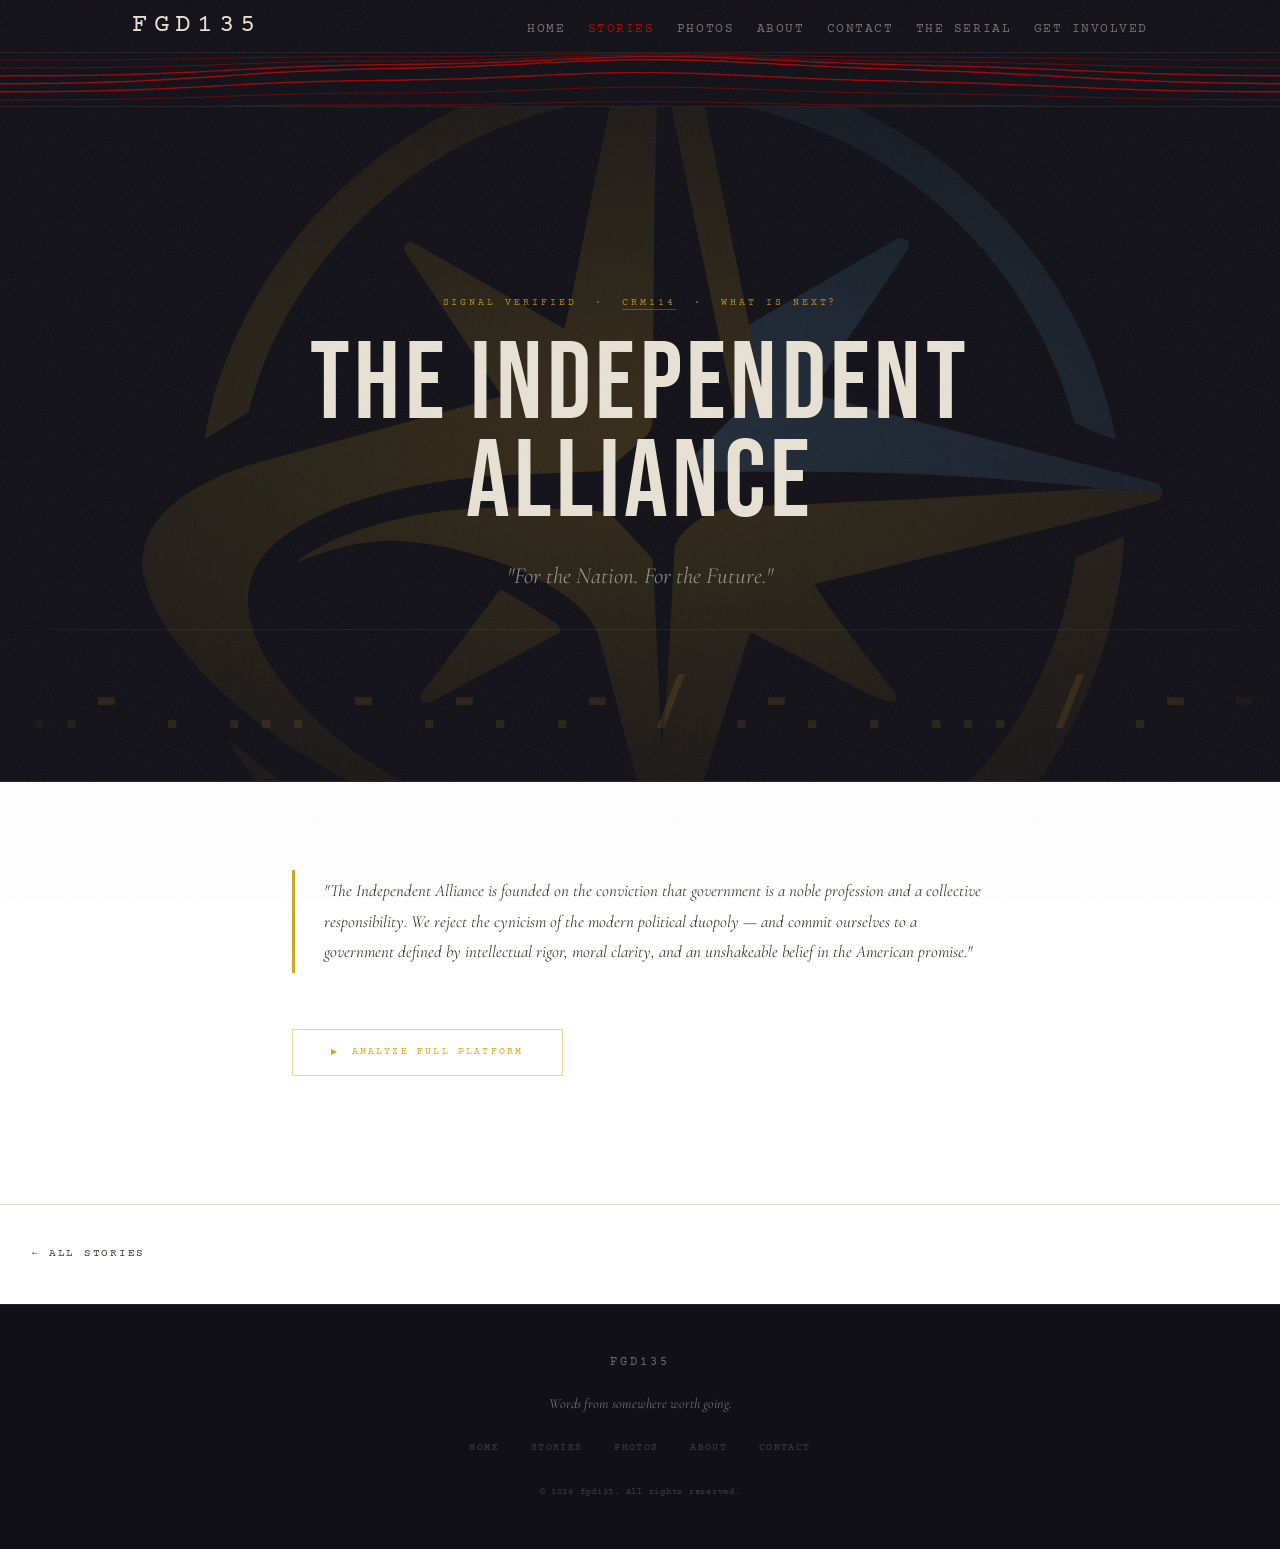
<file: UI.html>
<!DOCTYPE html>
<html lang="en">
<head>
  <meta charset="UTF-8" />
  <meta name="viewport" content="width=device-width, initial-scale=1.0" />
  <title>The Independent Alliance — fgd135</title>
  <link rel="preconnect" href="https://fonts.googleapis.com" />
  <link rel="preconnect" href="https://fonts.gstatic.com" crossorigin />
  <link href="https://fonts.googleapis.com/css2?family=Cormorant+Garamond:ital,wght@0,300;0,400;0,500;0,600;1,300;1,400;1,500&family=Courier+Prime:ital,wght@0,400;0,700;1,400&family=Bebas+Neue&display=swap" rel="stylesheet" />
  <link rel="stylesheet" href="styles.css" />
  <link rel="icon" href="favicon.svg" type="image/svg+xml" />
  <style>
    /* ── Alliance page-specific styles — inherits all site CSS vars ── */

    /* HERO */
    .nfp-hero {
      position: relative;
      height: 75vh;
      min-height: 520px;
      overflow: hidden;
      background: var(--void);
      border-bottom: 1px solid var(--rule);
      display: flex;
      flex-direction: column;
      justify-content: center;
      align-items: center;
      text-align: center;
    }
    .nfp-logo-bg {
      position: absolute;
      width: 160%;
      height: auto;
      top: 50%;
      left: 50%;
      transform: translate(-50%, -50%);
      opacity: 0.22;
      pointer-events: none;
    }
    .nfp-vignette {
      position: absolute;
      inset: 0;
      background: radial-gradient(ellipse 85% 75% at 50% 48%,
        rgba(17,16,23,0.15) 0%,
        rgba(17,16,23,0.72) 65%,
        rgba(17,16,23,0.97) 100%);
      pointer-events: none;
    }
    .nfp-hero-content {
      position: relative;
      z-index: 10;
      padding: 0 2rem;
    }
    .nfp-callsign {
      display: block;
      font-family: var(--font-mono);
      font-size: 0.62rem;
      letter-spacing: 0.30em;
      text-transform: uppercase;
      color: var(--gold);
      opacity: 0.82;
      margin-bottom: 1.6rem;
    }
    .crm-link {
      color: var(--gold);
      text-decoration: none;
      border-bottom: 1px solid rgba(212,165,23,0.45);
      padding-bottom: 1px;
      transition: color 0.2s, border-color 0.2s, text-shadow 0.2s;
    }
    .crm-link:hover {
      color: #f5c842;
      border-color: #f5c842;
      text-shadow: 0 0 12px rgba(212,165,23,0.70);
    }
    .nfp-title {
      font-family: 'Bebas Neue', var(--font-serif);
      font-size: clamp(3.2rem, 8.5vw, 9rem);
      font-weight: 400;
      color: var(--ink);
      line-height: 0.90;
      letter-spacing: 0.04em;
      margin-bottom: 1.6rem;
    }
    .nfp-subtitle {
      font-family: var(--font-serif);
      font-style: italic;
      font-size: clamp(1.05rem, 1.8vw, 1.45rem);
      color: rgba(232,226,212,0.55);
      margin: 0;
      line-height: 1.5;
    }

    /* MORSE CODE TICKER */
    .morse-container {
      position: absolute;
      bottom: 0;
      width: 100%;
      white-space: nowrap;
      overflow: hidden;
      z-index: 8;
      padding: 0.65rem 0;
      border-top: 1px solid rgba(212,165,23,0.10);
      mask-image: linear-gradient(to right, transparent, black 8%, black 92%, transparent);
      -webkit-mask-image: linear-gradient(to right, transparent, black 8%, black 92%, transparent);
    }
    .morse-scroll {
      display: inline-block;
      font-family: 'Bebas Neue', monospace;
      font-size: clamp(2.5rem, 6vw, 6.5rem);
      color: var(--gold);
      opacity: 0.13;
      letter-spacing: 18px;
      animation: nfp-ticker 50s linear infinite;
    }
    @keyframes nfp-ticker {
      0%   { transform: translateX(0); }
      100% { transform: translateX(-50%); }
    }

    /* BODY */
    .nfp-body {
      padding: 5.5rem 2rem 8rem;
      background: #ffffff;
      --ink:       #111117;
      --ink-muted: #3d3a34;
      --rule:      #dedad4;
      --rule-mid:  #c8c4bc;
      --surface-3: #ece9e2;
      --void:      #ffffff;
    }
    .nfp-body .container {
      max-width: 760px;
    }
    .nfp-preamble {
      font-family: var(--font-serif);
      font-size: clamp(1.25rem, 2.1vw, 1.65rem);
      font-style: italic;
      color: var(--ink);
      line-height: 1.70;
      border-left: 3px solid var(--gold);
      padding: 0.4rem 0 0.4rem 1.8rem;
      margin-bottom: 3.5rem;
    }

    /* TOGGLE */
    #platform-toggle { display: none; }
    .platform-reveal-btn {
      display: inline-flex;
      align-items: center;
      gap: 0.75rem;
      padding: 0.88rem 2.4rem;
      border: 1px solid rgba(212,165,23,0.45);
      font-family: var(--font-mono);
      font-size: 0.62rem;
      letter-spacing: 0.22em;
      text-transform: uppercase;
      color: var(--gold);
      cursor: pointer;
      background: none;
      transition: background 0.25s, border-color 0.25s;
      margin-bottom: 0;
    }
    .platform-reveal-btn::before {
      content: '▶';
      font-size: 0.48rem;
      transition: transform 0.3s;
    }
    .platform-reveal-btn:hover {
      background: rgba(212,165,23,0.06);
      border-color: var(--gold);
    }
    #platform-toggle:checked ~ .platform-reveal-btn { display: none; }

    .full-platform {
      max-height: 0;
      overflow: hidden;
      transition: max-height 1.2s cubic-bezier(0.4,0,0.2,1);
    }
    #platform-toggle:checked ~ .full-platform {
      max-height: 60000px;
    }

    /* SIGNAL STRENGTH BOX */
    .signal-box {
      position: relative;
      border: 1px solid rgba(212,165,23,0.25);
      background: rgba(212,165,23,0.018);
      padding: 2.8rem;
      margin: 4rem 0 3rem;
    }
    .signal-box::before {
      content: 'OPERATIONAL STATUS';
      position: absolute;
      top: -0.62rem;
      left: 2.2rem;
      background: var(--void);
      padding: 0 0.8rem;
      font-family: var(--font-mono);
      font-size: 0.54rem;
      letter-spacing: 0.24em;
      text-transform: uppercase;
      color: var(--gold);
      opacity: 0.65;
    }
    .signal-meter-label {
      display: flex;
      justify-content: space-between;
      align-items: baseline;
      font-family: var(--font-mono);
      font-size: 0.58rem;
      letter-spacing: 0.14em;
      text-transform: uppercase;
      color: var(--ink-muted);
      margin-bottom: 0.75rem;
    }
    .signal-meter-label span:last-child {
      color: var(--gold);
      opacity: 0.75;
    }
    .signal-track {
      width: 100%;
      height: 5px;
      background: var(--surface-3);
      border-radius: 1px;
      overflow: hidden;
    }
    .signal-fill {
      width: 0;
      height: 100%;
      background: var(--gold);
      box-shadow: 0 0 10px rgba(212,165,23,0.55);
      transition: width 2.8s ease-out;
    }
    .signal-fill.animated { width: 78%; }
    .signal-box-title {
      font-family: 'Bebas Neue', var(--font-serif);
      font-size: 1.55rem;
      letter-spacing: 0.06em;
      color: var(--ink);
      margin: 2rem 0 0.6rem;
    }
    .signal-box-body {
      font-family: var(--font-serif);
      font-size: 0.95rem;
      color: var(--ink-muted);
      line-height: 1.65;
      margin-bottom: 0;
    }
    .signal-btn-row {
      display: flex;
      gap: 1rem;
      margin-top: 2rem;
    }
    .signal-btn {
      flex: 1;
      text-align: center;
      padding: 0.78rem 1rem;
      border: 1px solid rgba(212,165,23,0.35);
      font-family: var(--font-mono);
      font-size: 0.58rem;
      letter-spacing: 0.18em;
      text-transform: uppercase;
      color: var(--gold);
      text-decoration: none;
      transition: background 0.2s;
    }
    .signal-btn:hover { background: rgba(212,165,23,0.08); }
    .signal-btn.dim { border-color: var(--rule-mid); color: var(--ink-muted); }
    .signal-btn.dim:hover { background: rgba(232,226,212,0.04); color: var(--ink); }

    /* PLATFORM SECTIONS */
    .nfp-section-head {
      font-family: 'Bebas Neue', var(--font-serif);
      font-size: 2rem;
      letter-spacing: 0.06em;
      color: var(--gold);
      margin: 4.5rem 0 1.4rem;
      padding-bottom: 0.6rem;
      border-bottom: 1px solid rgba(212,165,23,0.16);
    }
    .nfp-section-head:first-of-type { margin-top: 3rem; }
    .nfp-body p {
      font-family: var(--font-serif);
      font-size: 1.06rem;
      color: var(--ink-muted);
      line-height: 1.78;
    }
    .nfp-list {
      list-style: none;
      padding: 0;
      margin: 0 0 0.5rem;
    }
    .nfp-list li {
      padding: 1rem 0 1rem 1.6rem;
      border-left: 1px solid rgba(212,165,23,0.20);
      border-bottom: 1px solid var(--rule);
      font-family: var(--font-serif);
      font-size: 1.04rem;
      color: var(--ink-muted);
      line-height: 1.65;
    }
    .nfp-list li:first-child { border-top: 1px solid var(--rule); }
    .nfp-list li strong {
      color: var(--ink);
      font-weight: 500;
      display: block;
      margin-bottom: 0.25rem;
    }

    /* PILLAR KEYWORD BADGE */
    .pillar-keyword {
      display: inline-block;
      font-family: 'Bebas Neue', sans-serif;
      font-size: 0.68rem;
      letter-spacing: 0.28em;
      color: var(--gold);
      border: 1px solid rgba(212,165,23,0.40);
      padding: 0.18rem 0.8rem 0.14rem;
      margin-right: 0.75rem;
      vertical-align: middle;
      position: relative;
      top: -0.08em;
    }

    /* PHASE HEADING */
    .phase-head {
      font-family: var(--font-mono);
      font-size: 0.60rem;
      letter-spacing: 0.22em;
      text-transform: uppercase;
      color: var(--gold);
      opacity: 0.65;
      margin: 3.2rem 0 0.75rem;
    }

    /* DEFINITION LINK */
    .define-link {
      color: inherit;
      text-decoration: underline;
      text-decoration-style: dotted;
      text-decoration-color: rgba(212,165,23,0.60);
      text-underline-offset: 3px;
      cursor: help;
    }
    .define-link:hover {
      text-decoration-style: solid;
      text-decoration-color: var(--gold);
    }

    /* BLOCKQUOTE PULL */
    .nfp-pull {
      font-family: var(--font-serif);
      font-style: italic;
      font-size: 1.06rem;
      color: var(--ink-muted);
      border-left: 2px solid rgba(212,165,23,0.30);
      padding-left: 1.4rem;
      margin: 2rem 0;
      line-height: 1.75;
    }

    /* CLOSING */
    .nfp-motto {
      text-align: center;
      padding: 5rem 0 0;
      opacity: 0.35;
    }
    .nfp-motto span {
      display: block;
      font-family: var(--font-mono);
      font-size: 0.65rem;
      letter-spacing: 0.34em;
      text-transform: uppercase;
      color: var(--ink-muted);
    }
    .nfp-motto-rule {
      width: 40px;
      height: 1px;
      background: var(--rule-mid);
      margin: 1.2rem auto;
    }

    /* READER NAV */
    .reader-nav {
      display: flex;
      justify-content: space-between;
      align-items: center;
      padding: 2.5rem 2rem;
      border-top: 1px solid #dedad4;
      background: #ffffff;
      max-width: 100%;
      margin: 0 auto;
    }
    .reader-nav .btn-text {
      color: #3d3a34;
    }

    @media (max-width: 620px) {
      .signal-btn-row  { flex-direction: column; }
      .nfp-title       { font-size: clamp(2.8rem, 14vw, 5.5rem); }
      .nfp-hero        { min-height: 460px; }
      .signal-box      { padding: 2rem 1.5rem; }
    }
  </style>
</head>
<body>

<!-- ─── NAV ──────────────────────────────────────────── -->
<nav>
  <div class="nav-inner">
    <a class="nav-logo" href="index.html">fgd135</a>
    <ul class="nav-links">
      <li><a href="index.html">Home</a></li>
      <li><a href="stories.html" class="active">Stories</a></li>
      <li><a href="photos.html">Photos</a></li>
      <li><a href="index.html#about">About</a></li>
      <li><a href="index.html#contact">Contact</a></li>
      <li><a href="ntbd.html">The Serial</a></li>
      <li><a href="UI.html">Get Involved</a></li>
    </ul>
    <button class="nav-burger" onclick="document.getElementById('mobileMenu').classList.toggle('open')" aria-label="Menu">
      <span></span><span></span><span></span>
    </button>
  </div>
</nav>

<div class="signal-strip" aria-hidden="true"><svg class="strip-svg" viewBox="0 0 800 55" xmlns="http://www.w3.org/2000/svg" preserveAspectRatio="xMidYMid meet"></svg></div>

<div class="mobile-menu" id="mobileMenu">
  <button class="mobile-close" onclick="document.getElementById('mobileMenu').classList.toggle('open')">✕ Close</button>
  <a href="index.html">Home</a>
  <a href="stories.html">Stories</a>
  <a href="photos.html">Photos</a>
  <a href="index.html#about">About</a>
  <a href="index.html#contact">Contact</a>
  <a href="ntbd.html">The Serial</a>
  <a href="UI.html">Get Involved</a>
</div>

<!-- ─── HERO ──────────────────────────────────────────── -->
<div class="nfp-hero" id="nfpHero">

  <!-- Party logo watermark — colors remapped to site palette -->
  <svg class="nfp-logo-bg" viewBox="0 0 1920 1080" xmlns="http://www.w3.org/2000/svg" aria-hidden="true">
    <g>
      <path style="fill:#6aafd4" d="M1449.67,586.68l-29.06-3.34c-11.55-1.33-22.98-2.08-33.91-1.45.12-.15-2.48-1.45-3.38-1.54-87.62-8.91-174.11-14.05-262.25-14.25l-97.71-.22c-4.47,0-9.73-3.36-10.87-6.46-1.29-3.48-.75-9.99,1.74-12.45l33.49-33.16c7.72-7.64,16.89-13.48,24.8-22.92-.04-6.97-1.69-15.81-2.98-23.01l-7.19-39.92,139.31-80.67c1.87-1.08,7.48.62,8.86,2.11s1.78,6.49.44,8.48l-90.37,134.65,60.89,16.29,156.9,40.27,103.32,26.6c5.35,1.38,8.54,6.61,7.97,10.98Z"/>
      <path style="fill:#6aafd4" d="M1367.44,520.3c-39.03-147.96-161.39-265.06-310.88-296.36l-8.56-29.51c-.3-1.04-.14-3.78.43-4.57.76-1.05,4.2-1.69,6-1.32,173.18,35.79,318.31,170.22,351.74,347.03-15.35-3.91-25.39-9.64-38.73-15.27Z"/>
    </g>
    <g>
      <path style="fill:#d4a517" d="M1062.34,427.96l7.19,39.92c1.3,7.19,2.94,16.04,2.98,23.01-7.91,9.44-17.08,15.27-24.8,22.92.29-.94,1.09-5.12.77-6.6l-40.9-194.21-30.29-148.27-3.86,158.02-1.68,195.87c-.05,5.36-2.5,10.26-6.02,13.53-9.45,8.79-33.9,32.9-45.83,33.44l-97.55,4.43c-59.87,2.72-172.69,24.49-213.37,72.3-36.35,42.72-5.81,97.06,24.85,132.95,28.24,32.35,61.63,58.19,99.39,79.12,46.58,27.63,94.98,46.51,147.17,65.14-126.88-15.89-276.62-92.32-354.56-193.33-12.96-16.8-22.93-34.87-29.11-54.73-12.15-39.07,10.99-67.96,42.54-87.17,19.89-12.11,39.89-20.83,62.7-27.01l228.61-61.98-91.12-136.18c-.89-1.32-.29-5.07.37-6.33s5.35-2.89,7.44-1.7l141.77,80.76c7.7-29.87,12.21-56.51,17.98-85.24l61.84-308.24c.55-2.75,3.73-5.87,5.6-6.5,2.13-.72,7.32,1.9,7.94,4.94l79.95,391.15Z"/>
      <path style="fill:#d4a517" d="M1386.69,581.89c10.93-.63,22.36.13,33.91,1.45l29.06,3.34c-.56,4.25-3.39,6.51-8.04,7.7l-83.94,21.43-83.87,19.9-150.45,35.52c12.07,20.22,25.64,37.49,39.89,56l35.6,46.23c1.28,1.66,1.72,6.19.64,7.46-6.17,7.21-71.8-32.13-84.04-38.26l-6.56-3.29-45.72-22.83-70.86,226.08c-.71,2.26-4.69,4.87-6.58,4.53-1.61-.29-4.96-2.91-5.44-4.71l-58.33-220c-4.65-17.54-18.66-30.27-32.75-40.59-39.17-28.69-104.98-47.81-153.03-50.76-34.88-2.14-66.17,7.06-100.08,21,15.09-12.77,33.17-21.35,52.78-28.45,84.99-30.73,152.88-24.99,241.65-20.14l41.2,43.74,1.46,23.96,7.02,152.24c4.15-29.94,5.52-59.84,7.17-90.74l4.92-92.52c.78-14.64,20.45-29.4,32.53-34.62,13.13-5.67,25.74-6.24,39.29-6.86l152.38-7.02,170.18-9.78Z"/>
      <path style="fill:#d4a517" d="M632.25,861.3c89.27,58.6,191.83,100.36,298.27,114.17,8.42,1.09,15.97,1.43,24.96,1.96,122.39,7.14,242.41-39.84,323.57-132.25,49.03-55.83,78.13-125.35,89.47-198.63l44.61-19.36c2,23.95-9.52,75.84-16.68,99.25-36.27,118.52-111.81,211.23-224.37,264.65-156.6,74.32-349.81,46.85-488.37-53.52-44.74-32.41-82.78-73-110.29-120.52,20.54,15.98,38.07,30.6,58.84,44.24Z"/>
      <path style="fill:#d4a517" d="M894.21,223.56c-142.84,29.25-265.75,144.09-301.29,286.41l-40.85,25.57c4.23-31.57,13.53-59.92,25.76-88.36,46.49-108.08,133.49-192.14,242.59-236.32,13.15-5.33,73.28-24.74,81.08-21.54,4.67,1.92-5.59,28-7.29,34.23Z"/>
      <path style="fill:#d4a517" d="M879.73,719.63l-115.73,62.26c-2.1,1.13-6.33.6-7.71-.28-1.65-1.05-2.16-6.41-.85-8.14l73.52-97.1c19.01,10.01,37.67,21.55,53.58,32.74,1.46,1.03,2.87,4.82,2.53,6.18s-2.41,2.76-5.34,4.33Z"/>
    </g>
  </svg>

  <!-- Dark radial vignette -->
  <div class="nfp-vignette"></div>

  <!-- Hero text -->
  <div class="nfp-hero-content">
    <span class="nfp-callsign">Signal Verified &nbsp;·&nbsp; <a href="https://youtu.be/MB21sEtIAc0?si=UbisI5AQSlLBUwj6" target="_blank" rel="noopener" class="crm-link">CRM114</a> &nbsp;·&nbsp; What Is Next?</span>
    <h1 class="nfp-title">The Independent<br>Alliance</h1>
    <p class="nfp-subtitle">"For the Nation. For the Future."</p>
  </div>

  <!-- Morse code scrolling ticker -->
  <div class="morse-container" aria-hidden="true">
    <span class="morse-scroll">
      ...- . ... - .-. .- / .-. . ... / .- --. .. - ..- .-. &nbsp;&nbsp;&nbsp;&nbsp; ...- . ... - .-. .- / .-. . ... / .- --. .. - ..- .-. &nbsp;&nbsp;&nbsp;&nbsp; ...- . ... - .-. .- / .-. . ... / .- --. .. - ..- .-. &nbsp;&nbsp;&nbsp;&nbsp; ...- . ... - .-. .- / .-. . ... / .- --. .. - ..- .-. &nbsp;&nbsp;&nbsp;&nbsp;
    </span>
  </div>

</div>

<!-- ─── CONTENT ───────────────────────────────────────── -->
<div class="nfp-body">
  <div class="container">

    <input type="checkbox" id="platform-toggle">

    <p class="nfp-preamble">
      "The Independent Alliance is founded on the conviction that government is a noble profession and a collective responsibility. We reject the cynicism of the modern political duopoly — and commit ourselves to a government defined by intellectual rigor, moral clarity, and an unshakeable belief in the American promise."
    </p>

    <label for="platform-toggle" class="platform-reveal-btn">
      Analyze Full Platform
    </label>

    <div class="full-platform">

      <h2 class="nfp-section-head">I. Guiding Philosophy — Practical Idealism</h2>
      <p>Inspired by the principle that "decisions are made by those who show up," the Independent Alliance commits to a government of intellectual rigor, moral clarity, and genuine service. We are not the party of the loudest voice. We are the party of the best idea — and the discipline to see it through.</p>
      <p>We believe in the power of the expert, the stability of the law, and the capacity of the American people to hear the hard truth. We are the party of <em>What's Next?</em></p>

      <!-- Signal Strength Box -->
      <div class="signal-box">
        <div class="signal-meter-label">
          <span>Strategic Signal Strength</span>
          <span id="signalPct">0% Encrypted</span>
        </div>
        <div class="signal-track">
          <div class="signal-fill" id="signalFill"></div>
        </div>
        <p class="signal-box-title">Operation: National Initiative</p>
        <p class="signal-box-body">One hundred days. Five pillars. A government that answers to the governed. The frequency is open. The channel is clear. We require operational citizens — not donors, not spectators. Citizens.</p>
        <div class="signal-btn-row">
          <a href="#" class="signal-btn">Join the Alliance</a>
          <a href="#" class="signal-btn dim">Read the Vow</a>
        </div>
      </div>

      <h2 class="nfp-section-head">II. The Five Pillars</h2>

      <ul class="nfp-list">
        <li>
          <strong><span class="pillar-keyword">Free</span> The Sanctity of the Individual</strong>
          The Privacy Covenant: the government has no business in the bedrooms or private consciences of its citizens. We protect the constitutional right to be left alone. Economic Liberty: a marketplace that rewards innovation and hard work, stripped of corporate subsidies that stifle competition — and guaranteeing a fair start for every entrepreneur.
        </li>
        <li>
          <strong><span class="pillar-keyword">Fair</span> The Architecture of Opportunity</strong>
          Education as the Great Equalizer: universal access to high-quality early learning, and a federal commitment that no "best and brightest" student is barred from a public university due to the size of their bank account. Systemic Integrity: Ranked Choice Voting and independent redistricting to end the era of safe seats. Politicians should have to work for your vote, every single time.
        </li>
        <li>
          <strong><span class="pillar-keyword">Strong</span> The Shield of Liberty</strong>
          National defense centered on technological primacy — cyber-defense, satellite security, advanced intelligence. The Proportional Plus Doctrine: a nation of peace, but our deterrent is absolute. If diplomacy fails, the American response will be swift, decisive, and technologically overwhelming. We do not send our citizens into forever wars.
        </li>
        <li>
          <strong><span class="pillar-keyword">Independent</span> The End of the Machine</strong>
          The Glass House Mandate: every Alliance representative publishes their professional calendar in real-time and accepts a total ban on individual stock trading for members and their families. The Alliance accepts zero corporate PAC money. Our independence is funded by the citizens we serve. Our only debt is to the Constitution.
        </li>
        <li>
          <strong><span class="pillar-keyword">Charitable</span> The Moral Obligation — <em>Caritas</em></strong>
          Charitable here does not mean charity in the thin sense. It means <em>Caritas</em> — the Latin concept of social love and responsibility for one's neighbor. The Global Health Mandate: we lead the world in fighting pandemics and eradicating preventable diseases. The Veteran Covenant: the care of our veterans is a sacred, non-negotiable debt — a modernized VA that treats mental health and physical wounds with equal urgency.
        </li>
      </ul>

      <h2 class="nfp-section-head">III. The Alliance Vow</h2>
      <p>We believe in the power of the expert, the stability of the law, and the capacity of the American people to hear the hard truth.</p>
      <p class="nfp-pull">"We are a small group of thoughtful, committed citizens. We intend to change the world."</p>
      <p>We are the party of <em>What's Next?</em></p>

      <h2 class="nfp-section-head">IV. First 100 Days — The National Initiative</h2>
      <p style="font-style:italic; color:var(--ink-muted);">"Restoring the Republic through Practical Idealism."</p>
      <p>This is not a list of bills. It is a series of Big Bang moves designed to shock the system back into a state of high-functioning service. It moves fast, relies on experts, and treats the American public like adults.</p>

      <p class="phase-head">Phase 1 — The Integrity Initiative &middot; Days 1–20</p>
      <ul class="nfp-list">
        <li>
          <strong>Day 1 — Executive Order 001: The Glass House Mandate</strong>
          All executive branch appointees immediately place individual stocks into blind trusts and publish their professional calendars in real-time.
        </li>
        <li>
          <strong>Day 5 — The "Unbought" Act</strong>
          Federal tax credits for small-dollar donations to independent candidates; a ban on all corporate PAC contributions to Alliance members.
        </li>
        <li>
          <strong>Day 15 — The Summit on Civic Trust</strong>
          Leaders from all 50 states convene at the White House to draft a framework for National Ranked Choice Voting and independent redistricting.
        </li>
      </ul>

      <p class="phase-head">Phase 2 — The Architecture of Opportunity &middot; Days 21–50</p>
      <ul class="nfp-list">
        <li>
          <strong>Day 25 — The "Great Equalizer" Education Bill</strong>
          A massive federal grant program for Universal Pre-K and the Alliance Scholarship Fund: a federal-state match to zero out tuition for high-performing students at public universities.
        </li>
        <li>
          <strong>Day 40 — The Big Bang Social Security Summit</strong>
          A closed-door, bipartisan commission of economists and actuaries to finalize a 75-year solvency plan — based on math, not politics.
        </li>
        <li>
          <strong>Day 45 — Fair Start Tax Reform</strong>
          A simplified tax code that closes the Carried Interest loophole and redirects those funds into a National Innovation Fund for small businesses and entrepreneurs.
        </li>
      </ul>

      <p class="phase-head">Phase 3 — The Shield &amp; The Covenant &middot; Days 51–80</p>
      <ul class="nfp-list">
        <li>
          <strong>Day 55 — The Defense Modernization Act</strong>
          A strategic pivot of the defense budget: $40 billion reallocated from legacy systems into the Impenetrable Shield — total hardening of the U.S. electrical grid, satellite arrays, and cyber-warfare commands.
        </li>
        <li>
          <strong>Day 65 — The Veteran Covenant Surge</strong>
          Emergency funding to eliminate the VA backlog and integrate private-sector mental health providers into the VA network. Immediate care for PTSD and invisible wounds is a non-negotiable obligation.
        </li>
        <li>
          <strong>Day 75 — The Global Health Accord</strong>
          A global summit to fund the eradication of three preventable diseases — proving that a Strong America is a Charitable America.
        </li>
      </ul>

      <p class="phase-head">Phase 4 — The State of the Nation &middot; Days 81–100</p>
      <ul class="nfp-list">
        <li>
          <strong>Day 90 — The National Town Hall</strong>
          A prime-time, televised address: a Report Card on the first 90 days — admitting where we hit snags and explaining the data behind the next 100.
        </li>
        <li>
          <strong>Day 100 — The National Legislative Package</strong>
          The final, unified bill codifying the Free, Fair, Strong, Independent, and Charitable pillars into federal law.
        </li>
      </ul>

      <p style="font-style:italic; margin-top:2.5rem;">Every Tuesday night during these 100 days, the President hosts a Lecture Series from the East Room — Nobel laureates, retired generals, teachers — explaining the science and data behind these policies. We are not just passing laws. We are educating the electorate.</p>

      <div class="nfp-motto">
        <div class="nfp-motto-rule"></div>
        <span>Vestra Res Agitur &nbsp;·&nbsp; What Is Next?</span>
        <div class="nfp-motto-rule"></div>
      </div>

    </div><!-- end .full-platform -->

  </div>
</div>

<!-- ─── READER NAV ────────────────────────────────────── -->
<div class="reader-nav">
  <a class="btn-text dim" href="stories.html">← All stories</a>
</div>

<!-- ─── FOOTER ───────────────────────────────────────── -->
<footer>
  <div class="footer-inner" style="max-width:1080px;margin:0 auto;">
    <div class="site-name">fgd135</div>
    <p class="footer-motto">Words from somewhere worth going.</p>
    <div class="footer-links">
      <a href="index.html">Home</a>
      <a href="stories.html">Stories</a>
      <a href="photos.html">Photos</a>
      <a href="index.html#about">About</a>
      <a href="index.html#contact">Contact</a>
    </div>
    <div class="footer-copy">© 2026 fgd135. All rights reserved.</div>
  </div>
</footer>

<script src="signal-strip.js"></script>
<script>
  // Animate the signal fill meter when platform is revealed
  (function() {
    const fill   = document.getElementById('signalFill');
    const pct    = document.getElementById('signalPct');
    const toggle = document.getElementById('platform-toggle');
    let animated = false;

    function animateMeter() {
      if (animated) return;
      animated = true;
      fill.classList.add('animated');
      let val = 0;
      const target = 78;
      const step = () => {
        val = Math.min(val + 1, target);
        pct.textContent = val + '% Encrypted';
        if (val < target) requestAnimationFrame(step);
      };
      requestAnimationFrame(step);
    }

    toggle.addEventListener('change', function() {
      if (this.checked) setTimeout(animateMeter, 400);
    });

    const obs = new IntersectionObserver(entries => {
      if (entries[0].isIntersecting && toggle.checked) animateMeter();
    }, { threshold: 0.3 });
    if (fill) obs.observe(fill);
  })();
</script>
</body>
</html>
</file>
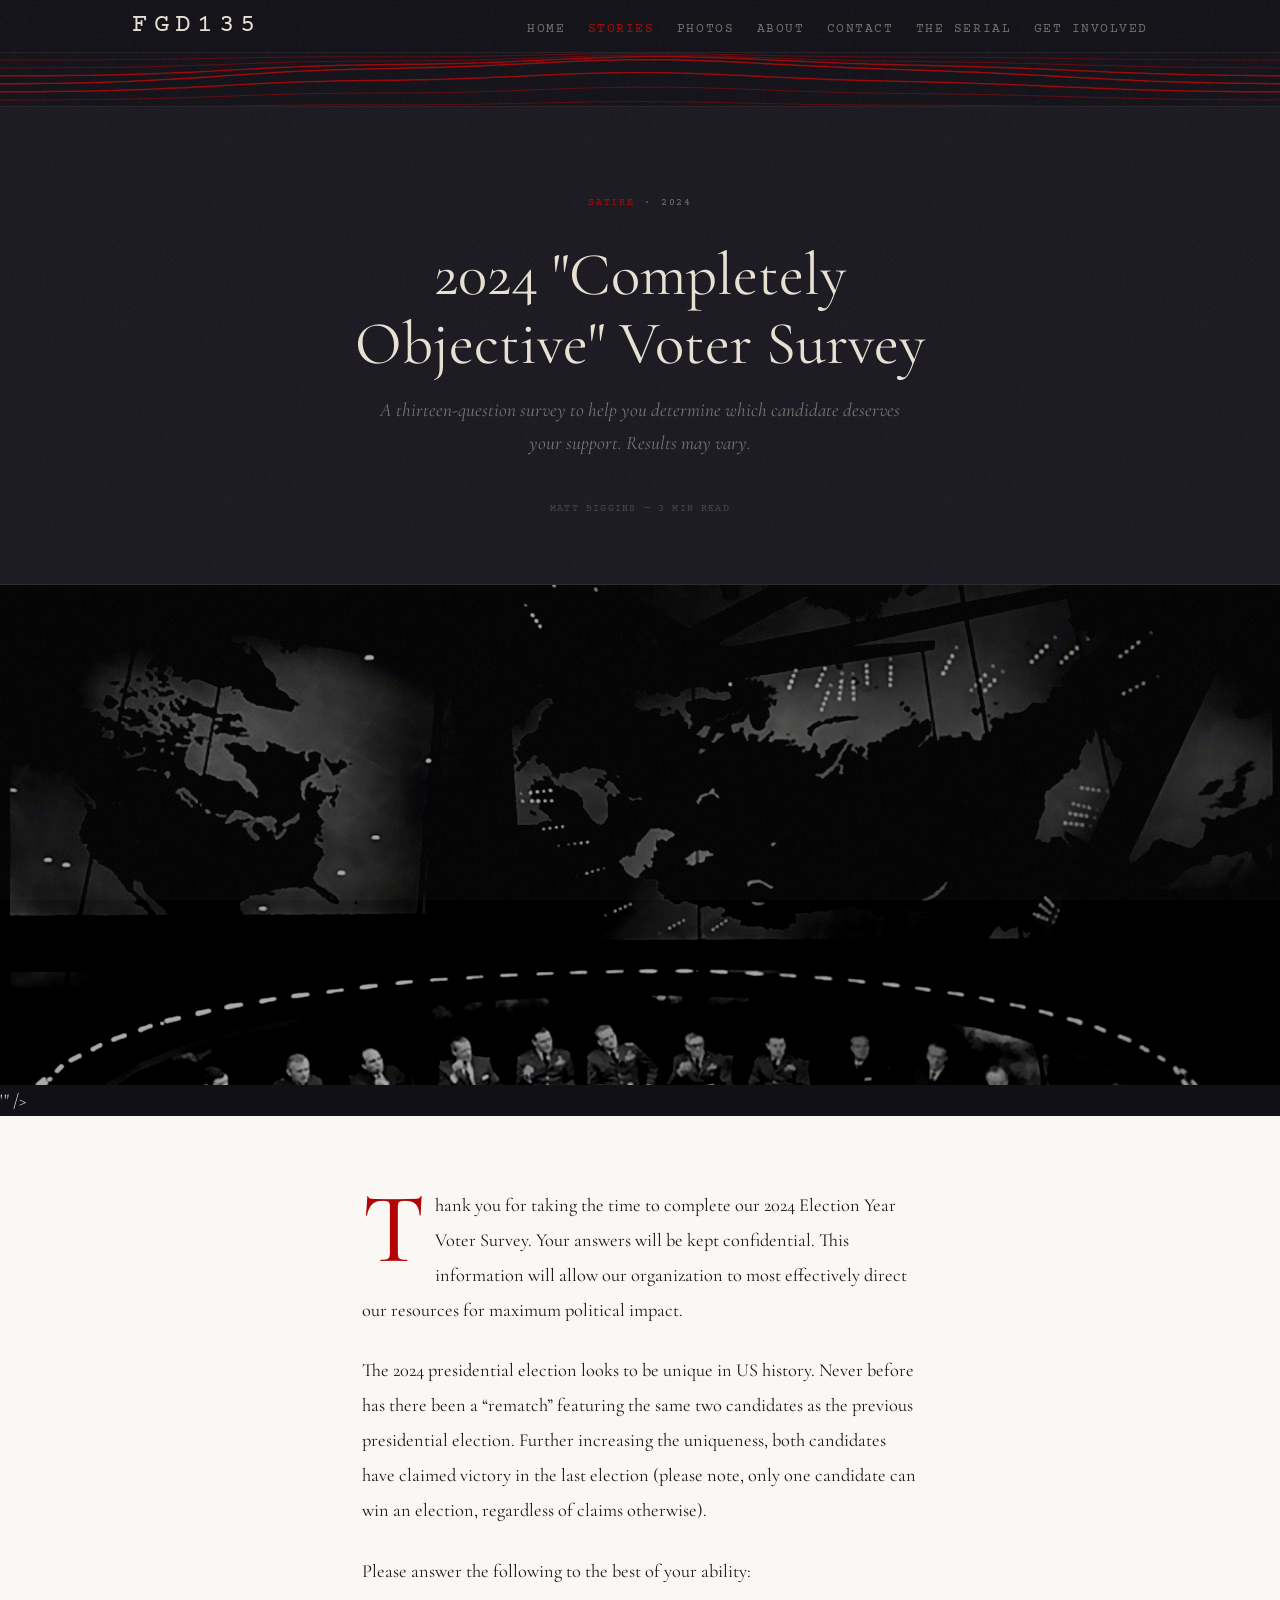
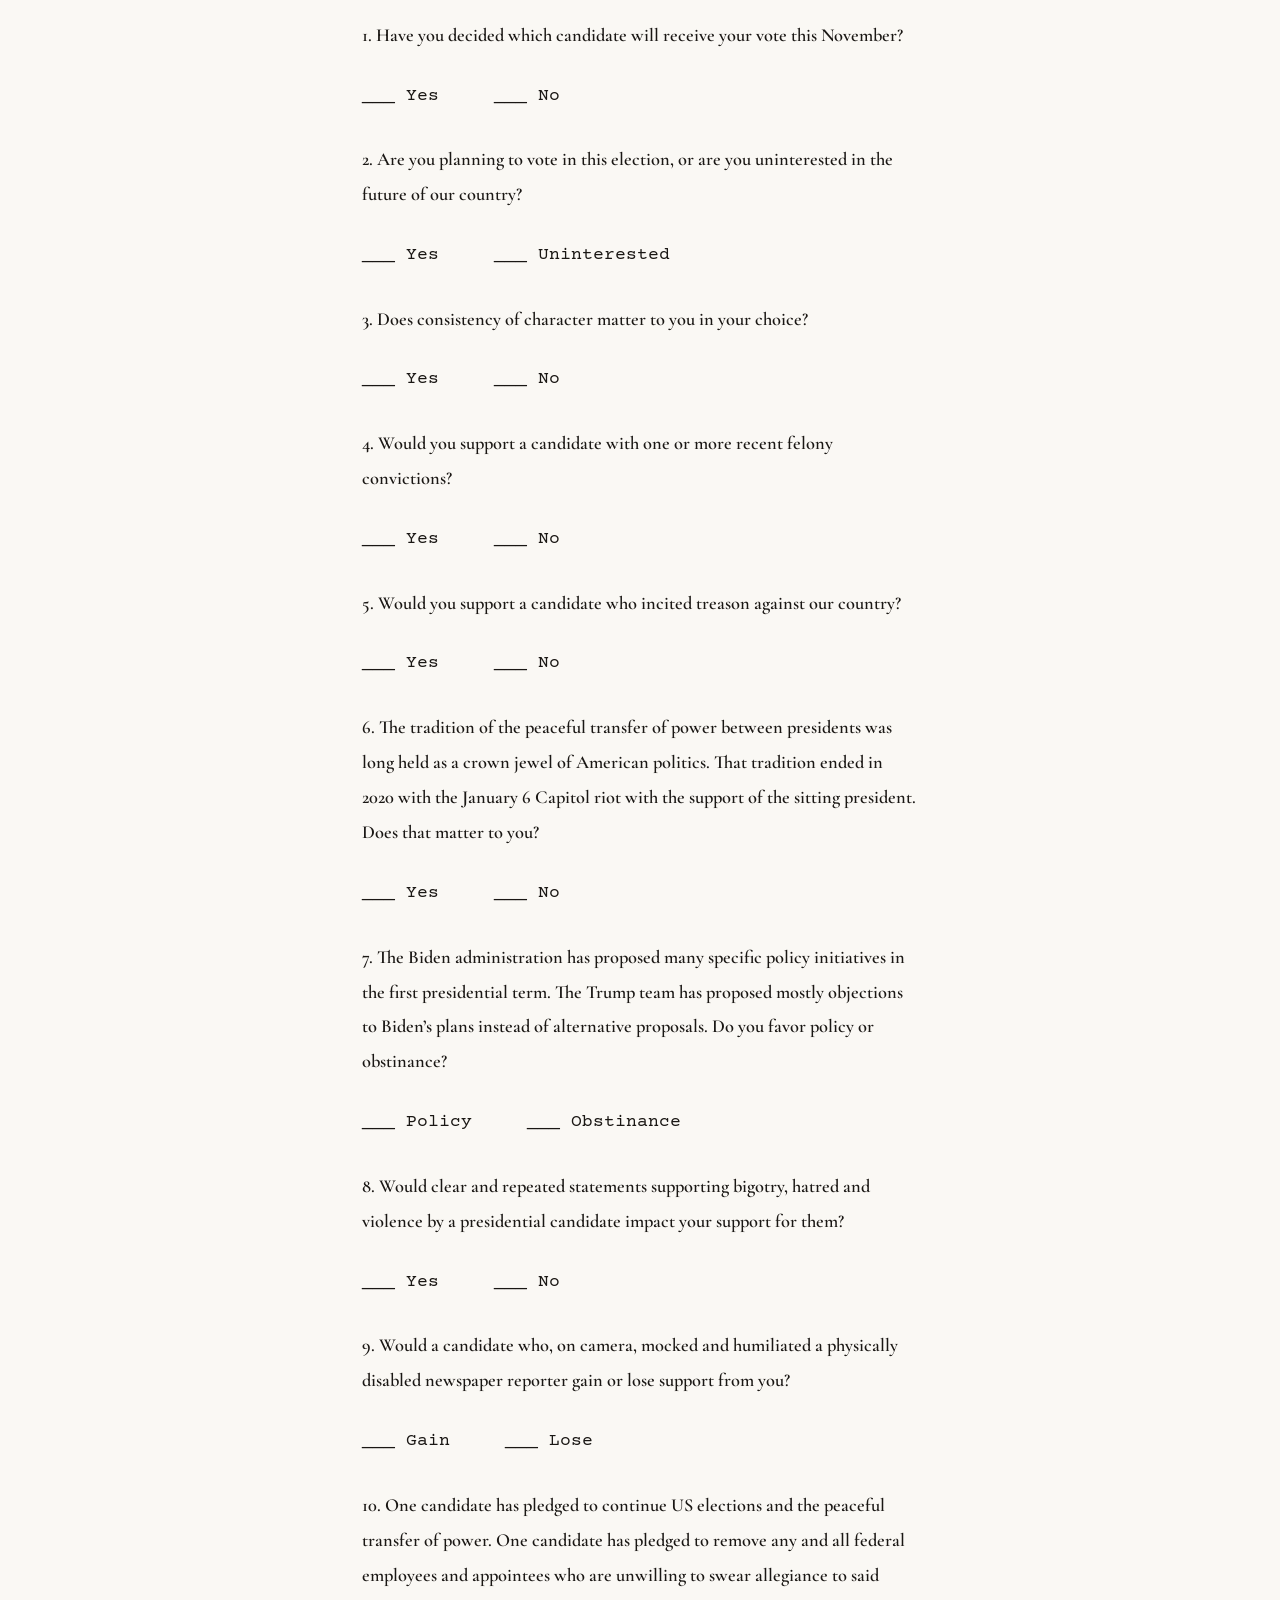
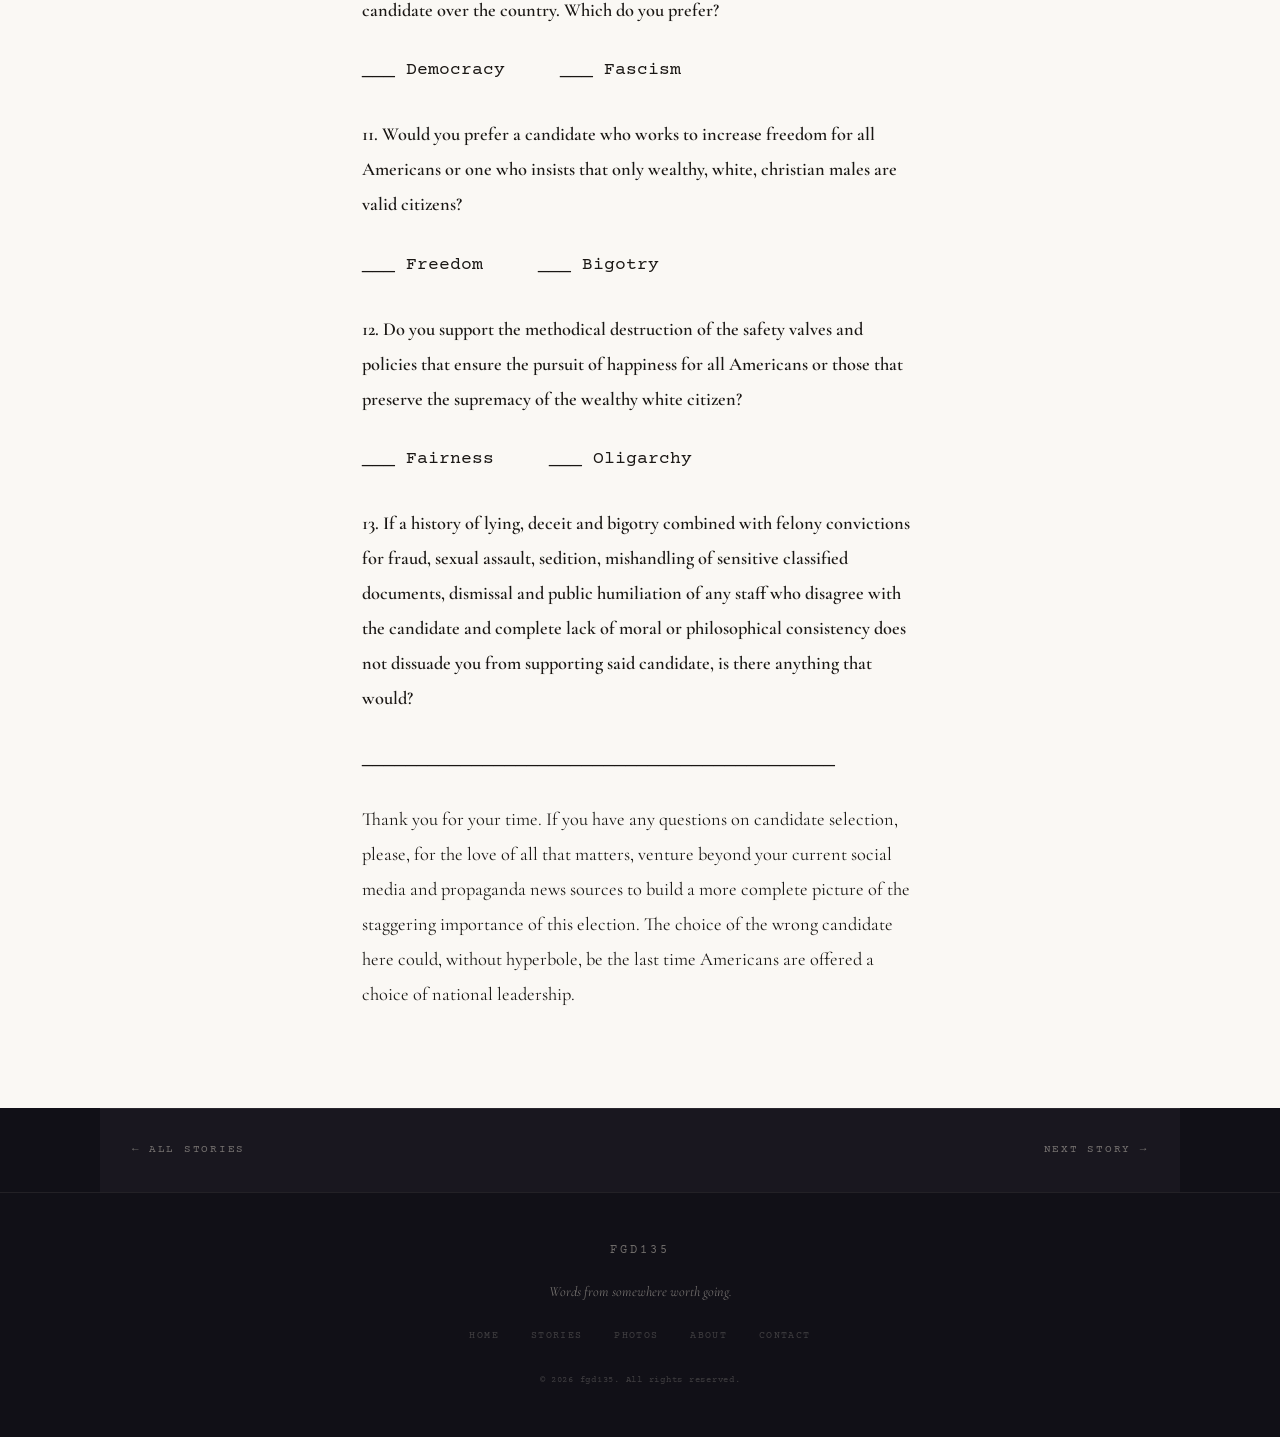
<file: voter.html>
<!DOCTYPE html>
<html lang="en">
<head>
  <meta charset="UTF-8" />
  <meta name="viewport" content="width=device-width, initial-scale=1.0" />
  <link rel="preconnect" href="https://fonts.googleapis.com" />
  <link rel="preconnect" href="https://fonts.gstatic.com" crossorigin />
  <link href="https://fonts.googleapis.com/css2?family=Cormorant+Garamond:ital,wght@0,300;0,400;0,500;0,600;1,300;1,400;1,500&family=Courier+Prime:ital,wght@0,400;0,700;1,400&family=Bebas+Neue&display=swap" rel="stylesheet" />
  <link rel="stylesheet" href="styles.css" />
  <link rel="icon" href="favicon.svg" type="image/svg+xml" />
  <title>2024 "Completely Objective" Voter Survey — fgd135</title>
</head>
<body>
<nav>
  <div class="nav-inner">
    <a class="nav-logo" href="index.html">fgd135</a>
    <ul class="nav-links">
      <li><a href="index.html">Home</a></li>
      <li><a href="stories.html" class="active">Stories</a></li>
      <li><a href="photos.html">Photos</a></li>
      <li><a href="index.html#about">About</a></li>
      <li><a href="index.html#contact">Contact</a></li>
      <li><a href="ntbd.html">The Serial</a></li>
      <li><a href="UI.html">Get Involved</a></li>
    </ul>
    <button class="nav-burger" onclick="document.getElementById('mobileMenu').classList.toggle('open')" aria-label="Menu">
      <span></span><span></span><span></span>
    </button>
  </div>
</nav>

<div class="signal-strip" aria-hidden="true"><svg class="strip-svg" viewBox="0 0 800 55" xmlns="http://www.w3.org/2000/svg" preserveAspectRatio="xMidYMid meet"></svg></div>

<div class="mobile-menu" id="mobileMenu">
  <button class="mobile-close" onclick="document.getElementById('mobileMenu').classList.toggle('open')">✕ Close</button>
  <a href="index.html">Home</a>
  <a href="stories.html">Stories</a>
  <a href="photos.html">Photos</a>
  <a href="index.html#about">About</a>
  <a href="index.html#contact">Contact</a>
  <a href="ntbd.html">The Serial</a>
  <a href="UI.html">Get Involved</a>
</div>

<div class="reader-header">
    <div class="container">
      <div class="reader-meta">
        <span class="label cr">Satire</span><span class="label">·</span>
        <span class="label">2024</span>
      </div>
      <h1 class="reader-title">2024 "Completely Objective" Voter Survey</h1>
      <p class="reader-lede">A thirteen-question survey to help you determine which candidate deserves your support. Results may vary.</p>
      <span class="reader-byline">Matt Biggins — 3 min read</span>
    </div>
  </div>
  <div class="reader-image">
    <img src="WarRoom.jpg" alt="War Room — Dr. Strangelove"
      onerror="this.parentElement.innerHTML='<div class="reader-image-placeholder"><span>WarRoom.jpg</span></div>'" />
  </div>
    <div class="reader-body">
    <div class="container">
      <p>Thank you for taking the time to complete our 2024 Election Year Voter Survey. Your answers will be kept confidential. This information will allow our organization to most effectively direct our resources for maximum political impact.</p>
      <p>The 2024 presidential election looks to be unique in US history. Never before has there been a “rematch” featuring the same two candidates as the previous presidential election. Further increasing the uniqueness, both candidates have claimed victory in the last election (please note, only one candidate can win an election, regardless of claims otherwise).</p>
      <p>Please answer the following to the best of your ability:</p>
      <p class="survey-question">1. Have you decided which candidate will receive your vote this November?</p>
      <p class="survey-answer">___ Yes &nbsp;&nbsp;&nbsp; ___ No</p>
      <p class="survey-question">2. Are you planning to vote in this election, or are you uninterested in the future of our country?</p>
      <p class="survey-answer">___ Yes &nbsp;&nbsp;&nbsp; ___ Uninterested</p>
      <p class="survey-question">3. Does consistency of character matter to you in your choice?</p>
      <p class="survey-answer">___ Yes &nbsp;&nbsp;&nbsp; ___ No</p>
      <p class="survey-question">4. Would you support a candidate with one or more recent felony convictions?</p>
      <p class="survey-answer">___ Yes &nbsp;&nbsp;&nbsp; ___ No</p>
      <p class="survey-question">5. Would you support a candidate who incited treason against our country?</p>
      <p class="survey-answer">___ Yes &nbsp;&nbsp;&nbsp; ___ No</p>
      <p class="survey-question">6. The tradition of the peaceful transfer of power between presidents was long held as a crown jewel of American politics. That tradition ended in 2020 with the January 6 Capitol riot with the support of the sitting president. Does that matter to you?</p>
      <p class="survey-answer">___ Yes &nbsp;&nbsp;&nbsp; ___ No</p>
      <p class="survey-question">7. The Biden administration has proposed many specific policy initiatives in the first presidential term. The Trump team has proposed mostly objections to Biden’s plans instead of alternative proposals. Do you favor policy or obstinance?</p>
      <p class="survey-answer">___ Policy &nbsp;&nbsp;&nbsp; ___ Obstinance</p>
      <p class="survey-question">8. Would clear and repeated statements supporting bigotry, hatred and violence by a presidential candidate impact your support for them?</p>
      <p class="survey-answer">___ Yes &nbsp;&nbsp;&nbsp; ___ No</p>
      <p class="survey-question">9. Would a candidate who, on camera, mocked and humiliated a physically disabled newspaper reporter gain or lose support from you?</p>
      <p class="survey-answer">___ Gain &nbsp;&nbsp;&nbsp; ___ Lose</p>
      <p class="survey-question">10. One candidate has pledged to continue US elections and the peaceful transfer of power. One candidate has pledged to remove any and all federal employees and appointees who are unwilling to swear allegiance to said candidate over the country. Which do you prefer?</p>
      <p class="survey-answer">___ Democracy &nbsp;&nbsp;&nbsp; ___ Fascism</p>
      <p class="survey-question">11. Would you prefer a candidate who works to increase freedom for all Americans or one who insists that only wealthy, white, christian males are valid citizens?</p>
      <p class="survey-answer">___ Freedom &nbsp;&nbsp;&nbsp; ___ Bigotry</p>
      <p class="survey-question">12. Do you support the methodical destruction of the safety valves and policies that ensure the pursuit of happiness for all Americans or those that preserve the supremacy of the wealthy white citizen?</p>
      <p class="survey-answer">___ Fairness &nbsp;&nbsp;&nbsp; ___ Oligarchy</p>
      <p class="survey-question">13. If a history of lying, deceit and bigotry combined with felony convictions for fraud, sexual assault, sedition, mishandling of sensitive classified documents, dismissal and public humiliation of any staff who disagree with the candidate and complete lack of moral or philosophical consistency does not dissuade you from supporting said candidate, is there anything that would?</p>
      <p class="survey-answer">___________________________________________</p>
      <p>Thank you for your time. If you have any questions on candidate selection, please, for the love of all that matters, venture beyond your current social media and propaganda news sources to build a more complete picture of the staggering importance of this election. The choice of the wrong candidate here could, without hyperbole, be the last time Americans are offered a choice of national leadership.</p>
    </div>
  </div>
  <div class="reader-nav container-wide">
    <a class="btn-text dim" href="stories.html">← All stories</a>
    <a class="btn-text dim" href="truth.html">Next story →</a>
  </div>


<footer>
  <div class="footer-inner" style="max-width:1080px;margin:0 auto;">
    <div class="site-name">fgd135</div>
    <p class="footer-motto">Words from somewhere worth going.</p>
    <div class="footer-links">
      <a href="index.html">Home</a>
      <a href="stories.html">Stories</a>
      <a href="photos.html">Photos</a>
      <a href="index.html#about">About</a>
      <a href="index.html#contact">Contact</a>
    </div>
    <div class="footer-copy">© 2026 fgd135. All rights reserved.</div>
  </div>
</footer>
<script src="signal-strip.js"></script>
</body>
</html>
</file>
<file: styles.css>
*, *::before, *::after { box-sizing: border-box; margin: 0; padding: 0; }

:root {
  --void:       #111017;
  --surface:    #19171f;
  --surface-2:  #201e27;
  --surface-3:  #282530;
  --ink:        #e8e2d4;
  --ink-muted:  rgba(232,226,212,0.45);
  --ink-dim:    rgba(232,226,212,0.22);
  --rule:       rgba(232,226,212,0.08);
  --rule-mid:   rgba(232,226,212,0.14);
  --crimson:      #b30505;
  --crimson-deep: #990202;
  --crimson-lt:   #d40606;
  --gold:         #d4a517;
  --cobalt:       #1a5a7a;
  --font-serif: 'Cormorant Garamond', Georgia, serif;
  --font-mono:  'Courier Prime', 'Courier New', monospace;
}

html { scroll-behavior: smooth; }
body {
  background: var(--void);
  color: var(--ink);
  font-family: var(--font-serif);
  font-size: 18px;
  line-height: 1.7;
  min-height: 100vh;
  overflow-x: hidden;
}
body::before {
  content: '';
  position: fixed; inset: 0;
  pointer-events: none; z-index: 9999; opacity: 0.06;
  background-image: url("data:image/svg+xml,%3Csvg viewBox='0 0 512 512' xmlns='http://www.w3.org/2000/svg'%3E%3Cfilter id='noise'%3E%3CfeTurbulence type='fractalNoise' baseFrequency='0.8' numOctaves='4' stitchTiles='stitch'/%3E%3C/filter%3E%3Crect width='100%25' height='100%25' filter='url(%23noise)'/%3E%3C/svg%3E");
  background-size: 180px 180px;
}

a { color: inherit; text-decoration: none; }
p { margin-bottom: 1.4em; }
p:last-child { margin-bottom: 0; }
img { max-width: 100%; display: block; }

.label {
  font-family: var(--font-mono);
  font-size: 0.65rem; letter-spacing: 0.16em;
  text-transform: uppercase; color: var(--ink-muted);
}
.label.cr { color: var(--crimson); }

.container      { max-width: 720px;  margin: 0 auto; padding: 0 2rem; }
.container-wide { max-width: 1080px; margin: 0 auto; padding: 0 2rem; }
.rule-h { border: none; border-top: 1px solid var(--rule); margin: 2.5rem 0; }

.page { display: none; animation: fadein 0.35s ease; }
.page.active { display: block; }
@keyframes fadein {
  from { opacity: 0; transform: translateY(8px); }
  to   { opacity: 1; transform: translateY(0); }
}

/* ── SIGNAL STRIP (story pages) ──────────────────────── */
.signal-strip {
  width: 100%; height: 54px;
  background: var(--void);
  border-bottom: 1px solid var(--rule);
  overflow: hidden;
  display: flex; align-items: center;
}
.strip-svg { width: 100%; height: auto; display: block; }

/* ── NAV ─────────────────────────────────────────────── */
nav {
  position: sticky; top: 0; z-index: 100;
  background: rgba(17,16,23,0.94);
  backdrop-filter: blur(12px); -webkit-backdrop-filter: blur(12px);
  border-bottom: 1px solid var(--rule);
}
.nav-inner {
  max-width: 1080px; margin: 0 auto; padding: 0 2rem;
  display: flex; align-items: center; justify-content: space-between; height: 52px;
}
.nav-logo {
  font-family: var(--font-mono); font-size: 1.6rem;
  letter-spacing: 0.22em; text-transform: uppercase;
  color: var(--ink); cursor: pointer; transition: color 0.2s;
  user-select: none;
}
.nav-logo:hover { color: var(--crimson); }
.nav-links { list-style: none; display: flex; gap: 1.4rem; }
.nav-links a {
  font-family: var(--font-mono); font-size: 0.80rem;
  letter-spacing: 0.12em; text-transform: uppercase;
  color: var(--ink-muted); cursor: pointer; transition: color 0.2s;
}
.nav-links a:hover, .nav-links a.active { color: var(--crimson); }
.nav-burger {
  display: none; flex-direction: column; gap: 5px;
  cursor: pointer; background: none; border: none; padding: 4px;
}
.nav-burger span { display: block; width: 20px; height: 1px; background: var(--ink); }
.mobile-menu {
  display: none; position: fixed; inset: 0; background: var(--void);
  z-index: 200; flex-direction: column; align-items: center; justify-content: center; gap: 2.5rem;
}
.mobile-menu.open { display: flex; }
.mobile-menu a {
  font-family: var(--font-mono); font-size: 0.88rem;
  letter-spacing: 0.18em; text-transform: uppercase;
  color: var(--ink-muted); cursor: pointer; transition: color 0.2s;
}
.mobile-menu a:hover { color: var(--crimson); }
.mobile-close {
  position: absolute; top: 1.2rem; right: 1.5rem;
  font-family: var(--font-mono); font-size: 0.7rem;
  letter-spacing: 0.1em; color: var(--ink-muted);
  cursor: pointer; background: none; border: none; text-transform: uppercase;
}
@media (max-width: 860px) {
  .nav-links { display: none; }
  .nav-burger { display: flex; }
}

/* ── HERO — horizontal stack ───────────────────────── */
.hero-split {
  display: grid;
  grid-template-rows: 50vh auto;
  grid-template-columns: 1fr;
  min-height: 92vh;
  background: var(--void);
}

.hero-image-col {
  position: relative;
  overflow: hidden;
  background: var(--void);
  border-bottom: 1px solid var(--rule);
}
.hero-art-svg {
  position: absolute;
  inset: 0;
  width: 100%;
  height: 100%;
}
.hero-art-text {
  position: absolute;
  bottom: 0; left: 0;
  padding: 0 3rem 2.5rem;
  z-index: 2;
  pointer-events: none;
  max-width: 760px;
}
.hero-art-label {
  display: block;
  font-family: var(--font-mono);
  font-size: 0.62rem;
  letter-spacing: 0.22em;
  text-transform: uppercase;
  color: rgba(232,226,212,0.38);
  margin-bottom: 0.45rem;
}
.hero-art-rule {
  width: clamp(140px, 22vw, 340px);
  height: 1px;
  background: var(--crimson);
  opacity: 0.65;
  margin-bottom: 0.5rem;
}
.hero-art-name {
  font-family: 'Bebas Neue', var(--font-serif);
  font-size: clamp(4rem, 9vw, 8.5rem);
  font-weight: 400;
  color: var(--ink);
  line-height: 0.88;
  letter-spacing: 0.02em;
  margin-bottom: 1rem;
}
.hero-art-bio {
  font-family: var(--font-serif);
  font-style: italic;
  font-size: clamp(0.88rem, 1.1vw, 1rem);
  color: rgba(232,226,212,0.62);
  line-height: 1.62;
  margin: 0;
}

.hero-text-col {
  background: var(--void);
  padding: 3rem 0 3.5rem;
}
.hero-text-inner {
  max-width: 1080px; margin: 0 auto; padding: 0 2rem;
}
.hero-id-row {
  display: flex; align-items: baseline;
  justify-content: space-between;
  padding-bottom: 1.4rem;
  border-bottom: 1px solid var(--rule);
  margin-bottom: 2.5rem;
}
.hero-site-name {
  font-family: var(--font-mono); font-size: 0.72rem;
  letter-spacing: 0.32em; text-transform: uppercase;
  color: var(--crimson);
}
.hero-categories {
  font-family: var(--font-mono); font-size: 0.54rem;
  letter-spacing: 0.12em; text-transform: uppercase;
  color: var(--ink-dim);
}
.hero-text-body {
  display: grid;
  grid-template-columns: 1fr 1fr;
  gap: 5rem;
  align-items: start;
}
.hero-text-left  { display: flex; flex-direction: column; }
.hero-text-right { display: flex; flex-direction: column; }

.hero-tagline {
  font-family: var(--font-serif);
  font-size: clamp(0.95rem, 1.2vw, 1.08rem);
  font-style: italic; color: var(--ink-muted);
  line-height: 1.72;
  margin-bottom: 2.5rem;
  border-left: 2px solid var(--crimson);
  padding-left: 1.2rem;
}
.hero-cta {
  display: inline-flex; align-items: center; gap: 0.7rem;
  font-family: var(--font-mono); font-size: 0.65rem;
  letter-spacing: 0.18em; text-transform: uppercase;
  color: var(--ink-muted); transition: color 0.2s, gap 0.2s;
  cursor: pointer; background: none; border: none; padding: 0;
  text-decoration: none;
}
.hero-cta::after { content: '→'; }
.hero-cta:hover { color: var(--crimson); gap: 1.1rem; }

.serial-btn {
  display: inline-block;
  margin-top: 1.6rem;
  padding: 0.85rem 2rem;
  background: var(--crimson);
  color: #fff;
  font-family: var(--font-mono);
  font-size: 0.72rem;
  letter-spacing: 0.16em;
  text-transform: uppercase;
  text-decoration: none;
  border: 2px solid var(--crimson);
  transition: background 0.2s, color 0.2s;
}
.serial-btn:hover {
  background: transparent;
  color: var(--crimson);
}

.hero-featured {
  border-top: 1px solid var(--rule-mid);
  padding-top: 1.8rem;
  transition: opacity 0.2s;
}
.hero-featured:hover { opacity: 0.72; }
.hero-featured-eyebrow {
  font-family: var(--font-mono); font-size: 0.55rem;
  letter-spacing: 0.18em; text-transform: uppercase;
  color: var(--crimson); margin-bottom: 0.5rem;
}
.hero-featured-title {
  font-family: var(--font-serif); font-size: 1.15rem;
  font-weight: 400; color: var(--ink); line-height: 1.3;
  margin-bottom: 0.35rem;
}
.hero-featured-lede {
  font-family: var(--font-serif); font-size: 0.88rem;
  font-style: italic; color: var(--ink-muted); line-height: 1.6;
}

@media (max-width: 860px) {
  .hero-split { grid-template-rows: 52vw auto; min-height: auto; }
  .hero-text-inner { padding: 0 1.5rem; }
  .hero-text-col { padding: 2.5rem 0; }
  .hero-text-body { grid-template-columns: 1fr; gap: 2.5rem; }
  .hero-id-row { flex-wrap: wrap; gap: 0.5rem; margin-bottom: 2rem; }
  .hero-art-text { padding: 0 1.5rem 1.8rem; }
}

.btn-ghost {
  display: inline-block; font-family: var(--font-mono);
  font-size: 0.68rem; letter-spacing: 0.18em; text-transform: uppercase;
  border: 1px solid rgba(232,226,212,0.3); padding: 0.72rem 1.6rem;
  color: var(--ink); cursor: pointer;
  transition: border-color 0.2s, background 0.2s, color 0.2s; background: none;
}
.btn-ghost:hover { border-color: var(--crimson); background: var(--crimson); color: #fff; }
.btn-text {
  font-family: var(--font-mono); font-size: 0.68rem;
  letter-spacing: 0.16em; text-transform: uppercase;
  color: var(--crimson); cursor: pointer;
  transition: letter-spacing 0.2s; background: none; border: none; padding: 0;
}
.btn-text:hover { letter-spacing: 0.22em; }
.btn-text.dim { color: var(--ink-muted); }


/* ── STORY LIST ───────────────────────────────────────── */
.story-list-section { padding: 4.5rem 2rem; }
.section-header { display: flex; align-items: baseline; justify-content: space-between; margin-bottom: 0; }
.section-title { font-family: var(--font-mono); font-size: 0.65rem; letter-spacing: 0.18em; text-transform: uppercase; color: var(--ink-muted); }
.story-row { display: grid; grid-template-columns: 48px 1fr auto; gap: 1.4rem; align-items: center; padding: 1.3rem 0; border-bottom: 1px solid var(--rule); cursor: pointer; }
.story-row:first-of-type { border-top: 1px solid var(--rule); margin-top: 1.8rem; }
.story-row:hover .story-row-title { color: var(--crimson); }
.story-num { font-family: var(--font-mono); font-size: 0.6rem; color: var(--ink-dim); letter-spacing: 0.06em; }
.story-row-title { font-size: 1.15rem; font-weight: 400; transition: color 0.2s; color: var(--ink); }
.story-row-title small { display: block; font-family: var(--font-mono); font-size: 0.58rem; color: var(--ink-dim); letter-spacing: 0.1em; text-transform: uppercase; margin-top: 0.25rem; }
.story-row-date { font-family: var(--font-mono); font-size: 0.6rem; color: var(--ink-dim); letter-spacing: 0.08em; white-space: nowrap; }

/* ── BLUESKY FEED ─────────────────────────────────────── */
.bsky-section {
  padding: 4.5rem 2rem;
  background: var(--surface-2);
  border-top: 1px solid var(--rule);
  border-bottom: 1px solid var(--rule);
}
.bsky-header {
  display: flex; align-items: baseline;
  justify-content: space-between; margin-bottom: 2rem;
}
.bsky-handle {
  font-family: var(--font-mono); font-size: 0.62rem;
  letter-spacing: 0.1em; color: var(--ink-dim);
}
.bsky-feed { display: flex; flex-direction: column; gap: 0; }
.bsky-post {
  padding: 1.4rem 0;
  border-bottom: 1px solid var(--rule);
  display: grid;
  grid-template-columns: 1fr auto;
  gap: 1rem;
  align-items: start;
  text-decoration: none;
  cursor: pointer;
  transition: opacity 0.15s;
}
.bsky-post:first-child { border-top: 1px solid var(--rule); }
.bsky-post:hover { opacity: 0.7; }
.bsky-post-text {
  font-size: 1rem;
  line-height: 1.65;
  color: var(--ink);
  font-family: var(--font-serif);
}
.bsky-post-meta {
  font-family: var(--font-mono);
  font-size: 0.58rem;
  letter-spacing: 0.08em;
  color: var(--ink-dim);
  white-space: nowrap;
  display: flex;
  flex-direction: column;
  align-items: flex-end;
  gap: 0.4rem;
}
.bsky-post-likes { color: var(--crimson); }
.bsky-loading, .bsky-error {
  font-family: var(--font-mono);
  font-size: 0.65rem;
  letter-spacing: 0.1em;
  color: var(--ink-dim);
  text-transform: uppercase;
  padding: 2rem 0;
}

/* ── ABOUT STRIP ──────────────────────────────────────── */
.about-strip { background: var(--surface); border-top: 1px solid var(--rule); border-bottom: 1px solid var(--rule); padding: 5rem 2rem; text-align: center; }
.about-strip .eyebrow { font-family: var(--font-mono); font-size: 0.6rem; letter-spacing: 0.2em; text-transform: uppercase; color: var(--crimson); margin-bottom: 1.5rem; }
.about-strip p { max-width: 500px; margin: 0 auto 2rem; font-size: 1.2rem; font-style: italic; color: var(--ink-muted); line-height: 1.75; }

/* ── PAGE HEADER ──────────────────────────────────────── */
.page-header { padding: 5rem 2rem 3.5rem; border-bottom: 1px solid var(--rule); background: var(--surface); }
.page-header .label { display: block; margin-bottom: 1.2rem; }
.page-header h1 { font-size: clamp(2.4rem, 5vw, 4rem); font-weight: 300; line-height: 1.08; color: var(--ink); }
.page-header p { margin-top: 1rem; color: var(--ink-muted); font-style: italic; font-size: 1.05rem; }

/* ── CITYSCAPE HERO BAND (about / contact) ─────────────── */
.page-hero-band {
  position: relative;
  height: 38vh;
  min-height: 260px;
  overflow: hidden;
  display: flex;
  align-items: flex-end;
  border-bottom: 1px solid var(--rule);
}
.page-hero-band img {
  position: absolute;
  inset: 0;
  width: 100%;
  height: 100%;
  object-fit: cover;
  object-position: center 30%;
}
.page-hero-band .hero-band-vignette {
  position: absolute;
  inset: 0;
  background: linear-gradient(
    to bottom,
    rgba(17,16,23,0.05) 0%,
    rgba(17,16,23,0.55) 50%,
    rgba(17,16,23,0.96) 100%
  );
}
.page-hero-band .hero-band-content {
  position: relative;
  z-index: 10;
  padding: 0 2rem 2.5rem;
  max-width: 1080px;
  width: 100%;
  margin: 0 auto;
}
.page-hero-band .hero-band-content .label { display: block; margin-bottom: 0.8rem; }
.page-hero-band .hero-band-content h1 {
  font-size: clamp(2.4rem, 5vw, 4rem);
  font-weight: 300;
  line-height: 1.08;
  color: var(--ink);
  margin: 0;
}



/* ── READER ───────────────────────────────────────────── */
.reader-header { background: var(--surface); padding: 5.5rem 2rem 4rem; border-bottom: 1px solid var(--rule); text-align: center; }
.reader-meta { display: flex; align-items: center; justify-content: center; gap: 0.6rem; margin-bottom: 1.8rem; }
.reader-title { font-size: clamp(2.2rem, 5vw, 3.8rem); font-weight: 400; line-height: 1.12; margin-bottom: 1rem; color: var(--ink); }
.reader-lede { font-size: 1.2rem; color: var(--ink-muted); font-style: italic; max-width: 540px; margin: 0 auto 1.8rem; line-height: 1.75; }
.reader-byline { font-family: var(--font-mono); font-size: 0.62rem; letter-spacing: 0.12em; color: var(--ink-dim); text-transform: uppercase; }
.reader-image { width: 100%; max-height: 500px; overflow: hidden; }
.reader-image img { width: 100%; height: 100%; object-fit: cover; object-position: center 55%; filter: brightness(0.65) contrast(1.15); display: block; }
.reader-image-placeholder { width: 100%; height: 380px; background: var(--surface-2); border-bottom: 1px solid var(--rule); display: flex; align-items: center; justify-content: center; }
.reader-image-placeholder span { font-family: var(--font-mono); font-size: 0.6rem; letter-spacing: 0.1em; color: var(--ink-dim); text-transform: uppercase; }
.reader-body { padding: 4.5rem 2rem 6rem; background: #faf8f4; }
.reader-body .container { max-width: 620px; }
.reader-body p { font-size: 1.15rem; line-height: 1.9; color: #1a1714; }
.reader-body p:first-of-type::first-letter { float: left; font-size: 5.4em; line-height: 0.72; margin: 0.06em 0.1em 0 0; color: var(--crimson); font-weight: 500; }
.reader-body blockquote { border-left: 2px solid var(--crimson); margin: 3rem 0; padding: 0.5rem 0 0.5rem 2rem; font-style: italic; color: #5a5550; font-size: 1.2rem; line-height: 1.7; }
.reader-nav { border-top: 1px solid var(--rule); background: var(--surface); padding: 2rem; display: flex; justify-content: space-between; align-items: center; }
.reader-body p + p { margin-top: 1.5rem; }
.story-break { border: none; border-top: 1px solid var(--rule); width: 80px; margin: 3.5rem auto; }
.story-section-head { font-family: var(--font-mono); font-size: 0.65rem; letter-spacing: 0.18em; text-transform: uppercase; color: var(--ink-dim); margin: 3.5rem 0 1.5rem; }
.reader-note { font-family: var(--font-mono); font-size: 0.72rem; color: var(--ink-dim); border-left: 2px solid var(--rule); padding-left: 1rem; margin-top: 3rem !important; }
.source-entry { font-size: 0.85rem !important; line-height: 1.6 !important; color: var(--ink-dim) !important; margin-top: 0.75rem !important; }

/* ── ABOUT ────────────────────────────────────────────── */
.about-body { padding: 4.5rem 2rem 6rem; }
.about-body .container { display: grid; grid-template-columns: 1fr 220px; gap: 5rem; align-items: start; }
.about-prose p { font-size: 1.12rem; line-height: 1.87; color: var(--ink); }
.about-aside { position: sticky; top: 5rem; }
.about-photo { aspect-ratio: 3/4; background: var(--surface-3); border: 1px solid var(--rule-mid); display: flex; align-items: center; justify-content: center; margin-bottom: 1.5rem; overflow: hidden; }
.about-photo span { font-family: var(--font-mono); font-size: 0.58rem; letter-spacing: 0.1em; color: var(--ink-dim); text-transform: uppercase; }
.about-detail-row { padding: 0.65rem 0; border-bottom: 1px solid var(--rule); display: flex; flex-direction: column; gap: 0.2rem; }
.about-detail-value { font-size: 0.9rem; color: var(--ink); }
@media (max-width: 700px) { .about-body .container { grid-template-columns: 1fr; gap: 3rem; } .about-aside { position: static; } }

/* ── NOW ──────────────────────────────────────────────── */
.now-body { padding: 3.5rem 2rem 6rem; }
.now-body .container { max-width: 620px; }
.now-section { margin-bottom: 3.5rem; }
.now-section-title { font-family: var(--font-mono); font-size: 0.62rem; letter-spacing: 0.2em; text-transform: uppercase; color: var(--crimson); margin-bottom: 1.2rem; padding-bottom: 0.65rem; border-bottom: 1px solid var(--rule); }
.now-section p { font-size: 1.1rem; line-height: 1.85; color: var(--ink); }
.now-timestamp { font-family: var(--font-mono); font-size: 0.6rem; letter-spacing: 0.1em; color: var(--ink-dim); text-transform: uppercase; margin-top: 0.8rem; display: block; }

/* ── CONTACT ──────────────────────────────────────────── */
.contact-body { padding: 3.5rem 2rem 6rem; }
.contact-body .container { max-width: 560px; }
.contact-body p { font-size: 2.2rem; line-height: 1.82; color: var(--ink); }
.contact-links { margin-top: 3rem; }
.contact-link-row { display: flex; align-items: baseline; justify-content: space-between; padding: 1.1rem 0; border-bottom: 1px solid var(--rule); }
.contact-link-row:first-child { border-top: 1px solid var(--rule); }
.contact-link-label { font-size: 2.1rem; }
.contact-link-val { font-family: var(--font-mono); font-size: 1.4rem; letter-spacing: 0.08em; color: var(--gold); }
.contact-link-val a { color: inherit; }
.contact-link-val a:hover { opacity: 0.75; }

/* ── PHOTOS ───────────────────────────────────────────── */
.photo-series { padding: 4rem 2rem; border-bottom: 1px solid var(--rule); }
.photo-series:last-of-type { border-bottom: none; }
.photo-series-header { margin-bottom: 2rem; }
.photo-series-title { font-size: clamp(1.4rem, 3vw, 2rem); font-weight: 400; color: var(--ink); margin-bottom: 0.5rem; }
.photo-series-desc { font-family: var(--font-mono); font-size: 0.62rem; letter-spacing: 0.12em; text-transform: uppercase; color: var(--ink-dim); }
.photo-grid {
  display: grid;
  grid-template-columns: repeat(3, 1fr);
  gap: 6px;
}
.photo-item {
  aspect-ratio: 4/3; overflow: hidden; cursor: pointer;
  background: var(--surface-3);
}
.photo-item img {
  width: 100%; height: 100%; object-fit: cover; display: block;
  transition: transform 0.4s ease, filter 0.4s ease;
  filter: brightness(0.88);
}
.photo-item:hover img { transform: scale(1.03); filter: brightness(1); }
@media (max-width: 700px) { .photo-grid { grid-template-columns: repeat(2, 1fr); } }
@media (max-width: 420px) { .photo-grid { grid-template-columns: 1fr; } }
.series-nav { display: flex; gap: 2rem; flex-wrap: wrap; padding-bottom: 0.5rem; border-bottom: 1px solid var(--rule); }
.series-nav a { font-family: var(--font-mono); font-size: 0.62rem; letter-spacing: 0.12em; text-transform: uppercase; color: var(--ink-dim); text-decoration: none; }
.series-nav a:hover { color: var(--ink); }

/* ── LIGHTBOX ──────────────────────────────────────────── */
#lightbox {
  display: none; position: fixed; inset: 0; z-index: 20000;
  background: rgba(9,8,6,0.96);
  flex-direction: column; align-items: center; justify-content: center;
}
.lb-img-wrap {
  flex: 1; display: flex; align-items: center; justify-content: center;
  padding: 1rem; width: 100%; overflow: hidden;
}
#lbImg { max-width: 100%; max-height: 100%; object-fit: contain; display: block; }
.lb-bar {
  width: 100%; display: flex; align-items: center; justify-content: space-between;
  padding: 0.8rem 1.5rem; border-top: 1px solid var(--rule);
  background: var(--surface); flex-shrink: 0;
}
.lb-caption { font-family: var(--font-mono); font-size: 0.62rem; letter-spacing: 0.1em; color: var(--ink-muted); text-transform: uppercase; flex: 1; }
.lb-counter { font-family: var(--font-mono); font-size: 0.58rem; letter-spacing: 0.1em; color: var(--ink-dim); margin: 0 1.5rem; }
.lb-btn {
  font-family: var(--font-mono); font-size: 0.65rem; letter-spacing: 0.12em;
  text-transform: uppercase; color: var(--ink-muted);
  background: none; border: none; cursor: pointer; transition: color 0.2s; padding: 0.2rem 0.5rem;
}
.lb-btn:hover { color: var(--crimson); }

/* ── FOOTER ───────────────────────────────────────────── */
footer { background: var(--void); border-top: 1px solid var(--rule); padding: 3rem 2rem; text-align: center; }
footer .site-name { font-family: var(--font-mono); font-size: 0.75rem; letter-spacing: 0.26em; text-transform: uppercase; color: var(--ink-muted); margin-bottom: 1.2rem; }
footer .footer-links { display: flex; justify-content: center; gap: 2rem; flex-wrap: wrap; margin-bottom: 1.8rem; }
footer .footer-links a { font-family: var(--font-mono); font-size: 0.6rem; letter-spacing: 0.14em; text-transform: uppercase; color: var(--ink-dim); cursor: pointer; transition: color 0.2s; }
footer .footer-links a:hover { color: var(--crimson); }
footer .footer-copy { font-family: var(--font-mono); font-size: 0.58rem; letter-spacing: 0.08em; color: var(--ink-dim); }
footer .footer-motto { font-family: var(--font-serif); font-style: italic; font-size: 0.88rem; color: var(--ink-muted); margin-bottom: 1.5rem; }


/* ═══════════════════════════════════════════════════════
   BOMBER GAME OVERLAY
═══════════════════════════════════════════════════════ */
#bomberOverlay {
  display: none;
  position: fixed; inset: 0; z-index: 10000;
  background: var(--void);
  flex-direction: column;
}
.bomber-topbar {
  display: flex; align-items: center; justify-content: space-between;
  padding: 0.8rem 1.5rem;
  border-bottom: 1px solid var(--rule);
  background: var(--surface);
  flex-shrink: 0;
}
.bomber-title {
  font-family: var(--font-mono); font-size: 0.68rem;
  letter-spacing: 0.2em; text-transform: uppercase; color: var(--crimson);
}
.bomber-score-display {
  font-family: var(--font-mono); font-size: 0.68rem;
  letter-spacing: 0.12em; color: var(--ink-muted);
}
.bomber-close {
  font-family: var(--font-mono); font-size: 0.65rem;
  letter-spacing: 0.1em; text-transform: uppercase;
  color: var(--ink-muted); background: none; border: none;
  cursor: pointer; transition: color 0.2s;
}
.bomber-close:hover { color: var(--crimson); }
#triviaBody {
  flex: 1; overflow-y: auto;
  display: flex; flex-direction: column;
  align-items: center; justify-content: center;
  padding: 3rem 2rem;
}
.trivia-q-num {
  font-family: var(--font-mono); font-size: 0.6rem;
  letter-spacing: 0.2em; text-transform: uppercase;
  color: var(--ink-dim); margin-bottom: 1.5rem;
}
.trivia-question {
  font-family: var(--font-serif);
  font-size: clamp(1.15rem, 2.5vw, 1.55rem);
  color: var(--ink); text-align: center;
  max-width: 580px; line-height: 1.5; margin-bottom: 2.5rem;
}
.trivia-options {
  display: flex; flex-direction: column; gap: 0.7rem;
  width: 100%; max-width: 540px;
}
.trivia-option {
  font-family: var(--font-mono); font-size: 0.68rem;
  letter-spacing: 0.06em; text-transform: uppercase;
  border: 1px solid var(--rule-mid); padding: 0.9rem 1.2rem;
  color: var(--ink-muted); cursor: pointer; background: none;
  text-align: left; transition: border-color 0.15s, color 0.15s, background 0.15s;
}
.trivia-option:hover:not(:disabled) { border-color: var(--crimson); color: var(--ink); }
.trivia-option.correct { border-color: #4a9; color: #4a9; background: rgba(68,170,153,0.08); }
.trivia-option.wrong   { border-color: var(--crimson); color: var(--crimson); background: rgba(192,57,43,0.08); }
.trivia-next {
  margin-top: 2rem; font-family: var(--font-mono);
  font-size: 0.68rem; letter-spacing: 0.18em; text-transform: uppercase;
  border: 1px solid rgba(232,226,212,0.3); padding: 0.72rem 1.6rem;
  color: var(--ink); cursor: pointer;
  transition: border-color 0.2s, background 0.2s, color 0.2s; background: none;
}
.trivia-next:hover { border-color: var(--crimson); background: var(--crimson); color: #fff; }
.trivia-result { text-align: center; max-width: 480px; }
.trivia-result-score {
  font-family: 'Bebas Neue', var(--font-serif);
  font-size: clamp(4rem, 10vw, 7rem);
  color: var(--crimson); line-height: 1; margin-bottom: 0.4rem;
}
.trivia-result-label {
  font-family: var(--font-mono); font-size: 0.65rem;
  letter-spacing: 0.2em; text-transform: uppercase;
  color: var(--ink-muted); margin-bottom: 1.5rem;
}
.trivia-result-verdict {
  font-family: var(--font-serif); font-size: 1.15rem;
  font-style: italic; color: var(--ink-muted);
  line-height: 1.65; margin-bottom: 2rem;
}

/* ── SERIAL READING PAGES (black text on white — master rule) ── */
.serial-body {
  background: #ffffff !important;
  color: #111111 !important;
}
.serial-body p,
.serial-body p.para,
.serial-body p.no-indent {
  color: #111111 !important;
}

/* ── SURVEY / VOTER ───────────────────────────────────── */
.survey-question { font-weight: 600; margin-top: 1.8rem !important; color: #1a1714; }
.survey-answer { font-family: var(--font-mono); font-size: 0.9rem; color: #4a4540; margin-top: 0.4rem !important; }
</file>
